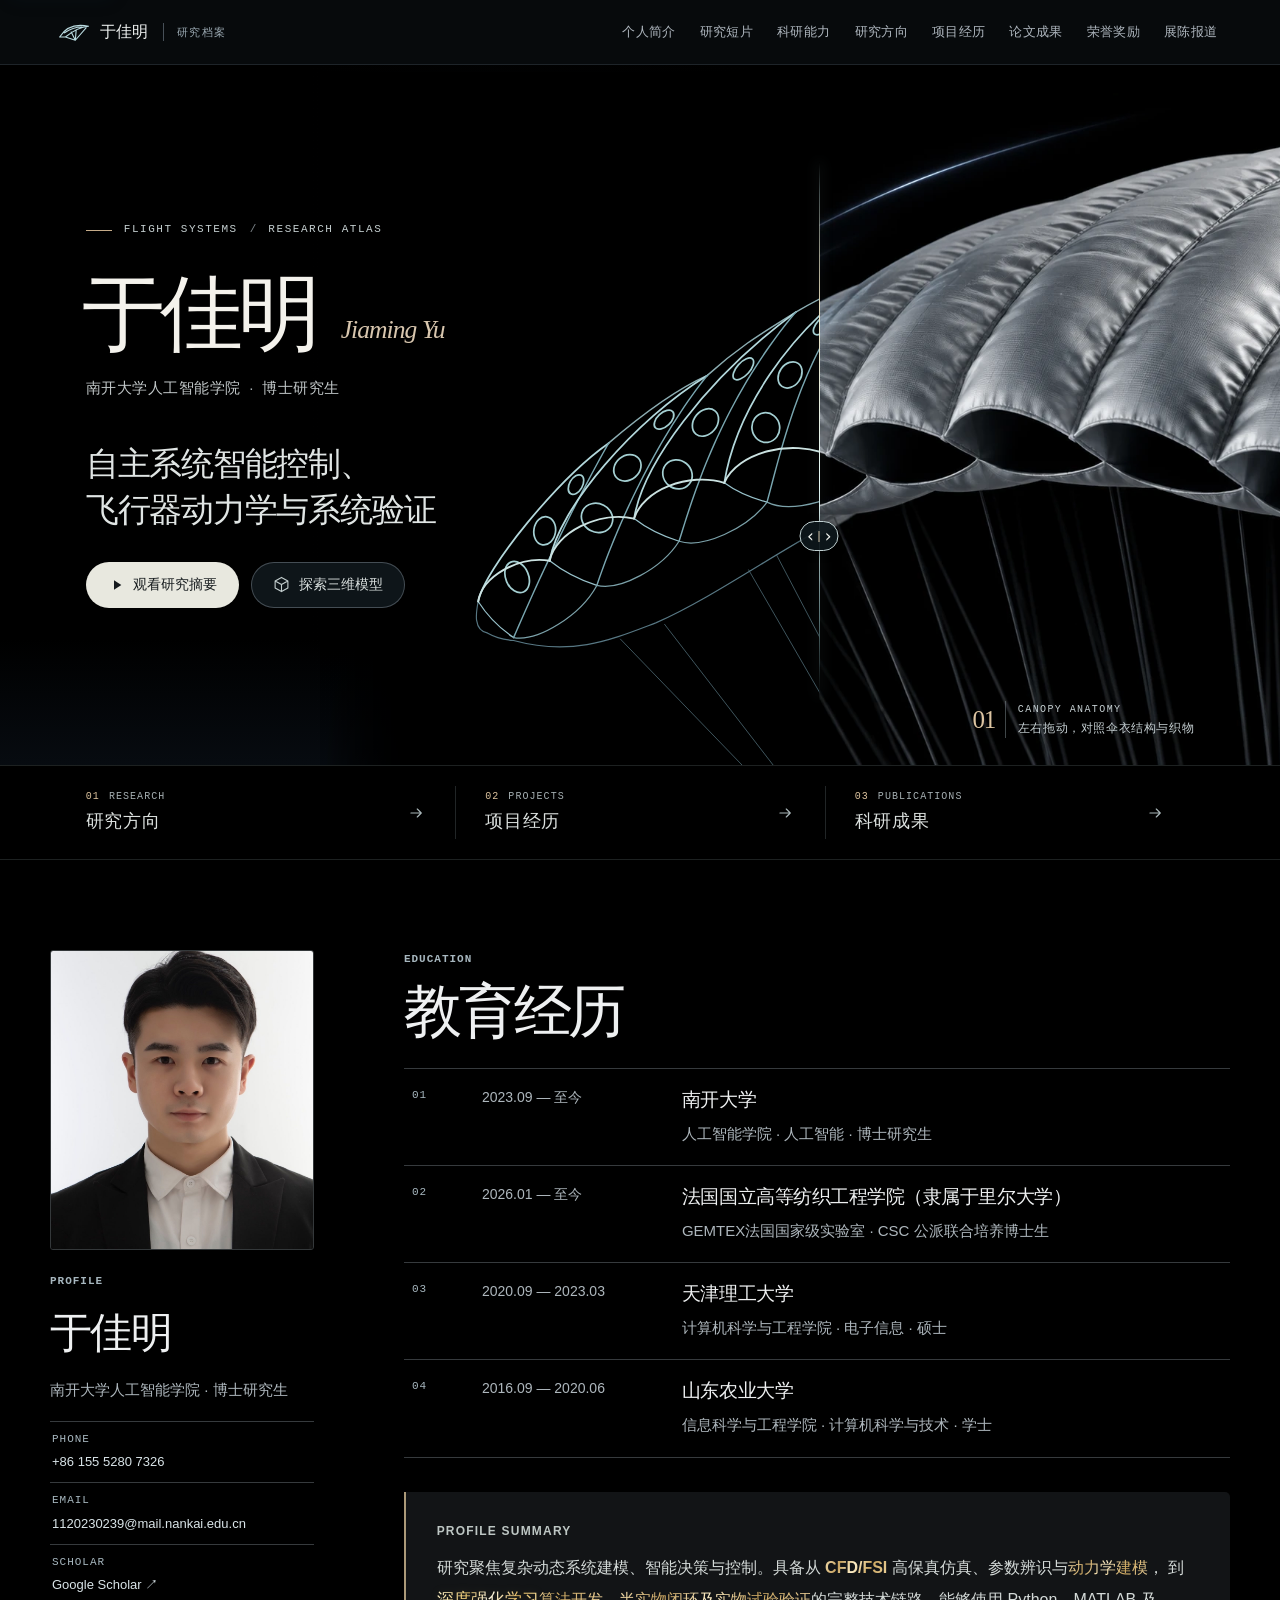
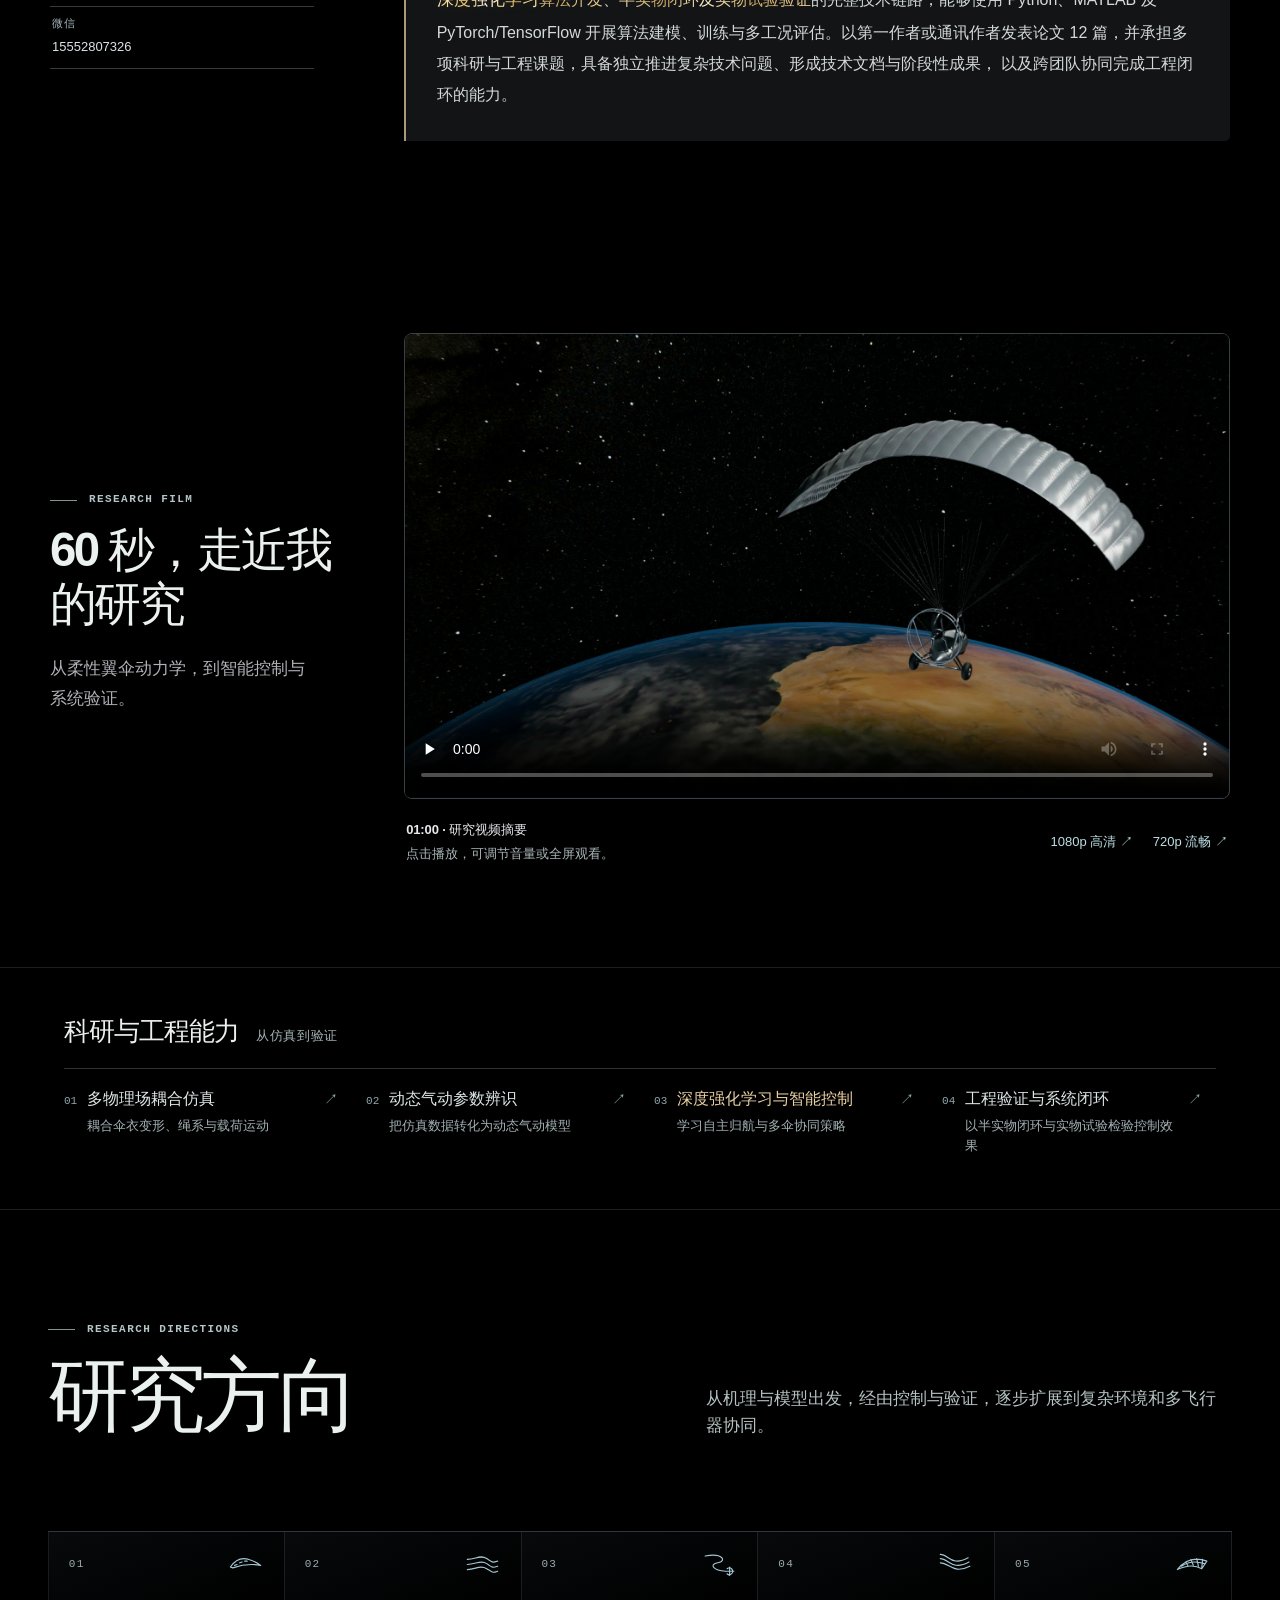
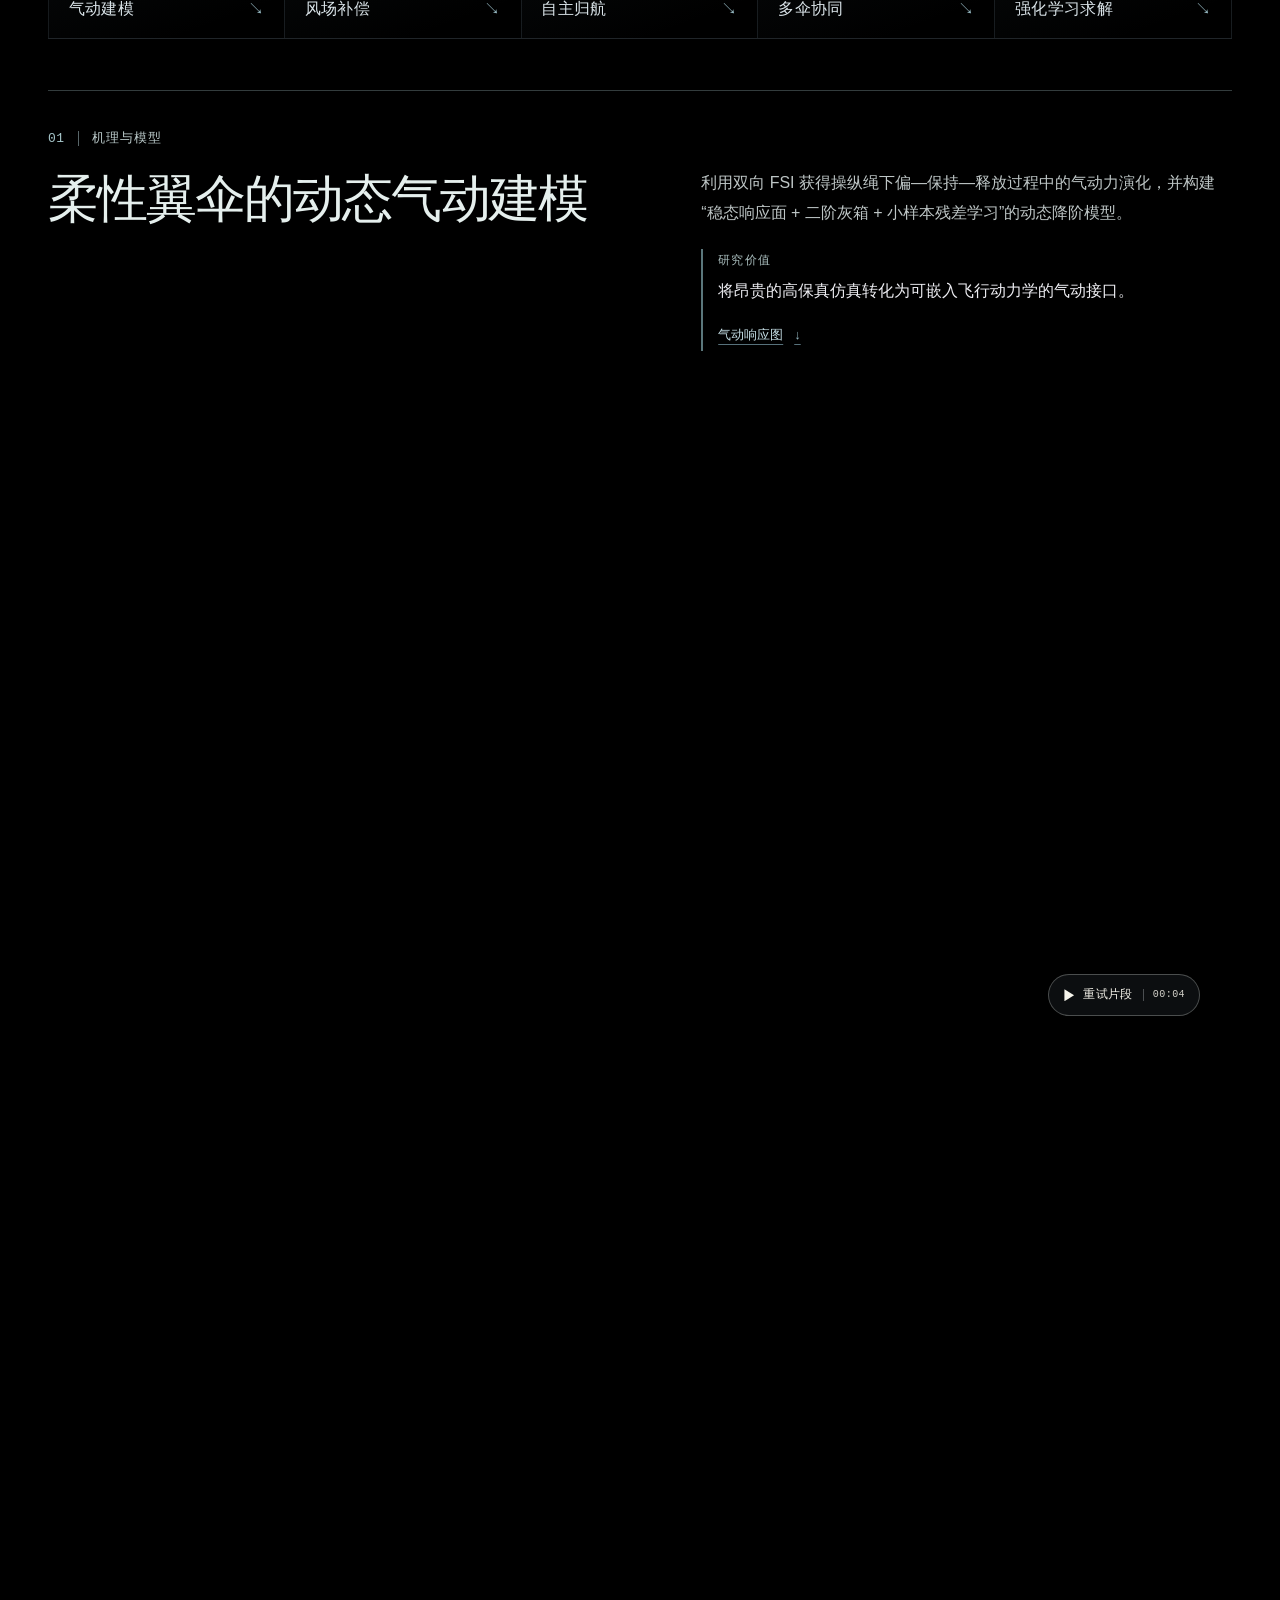
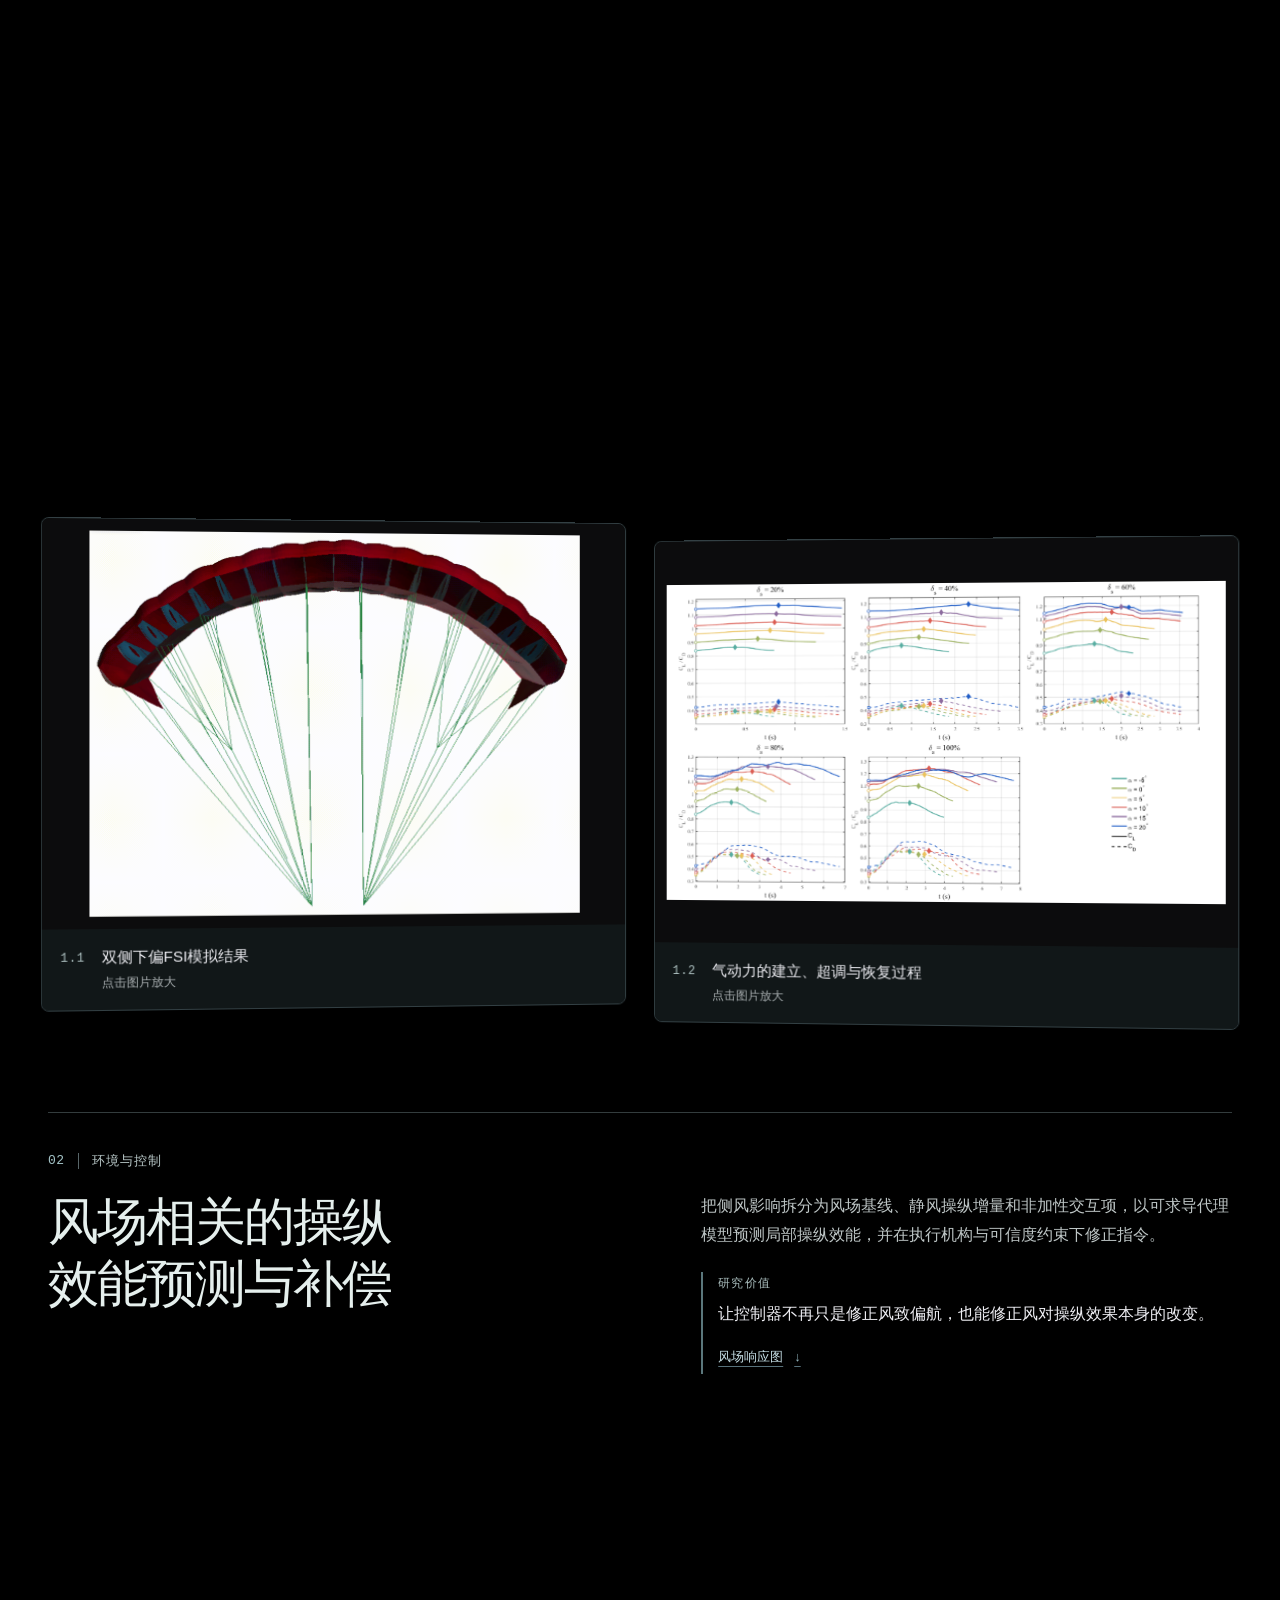
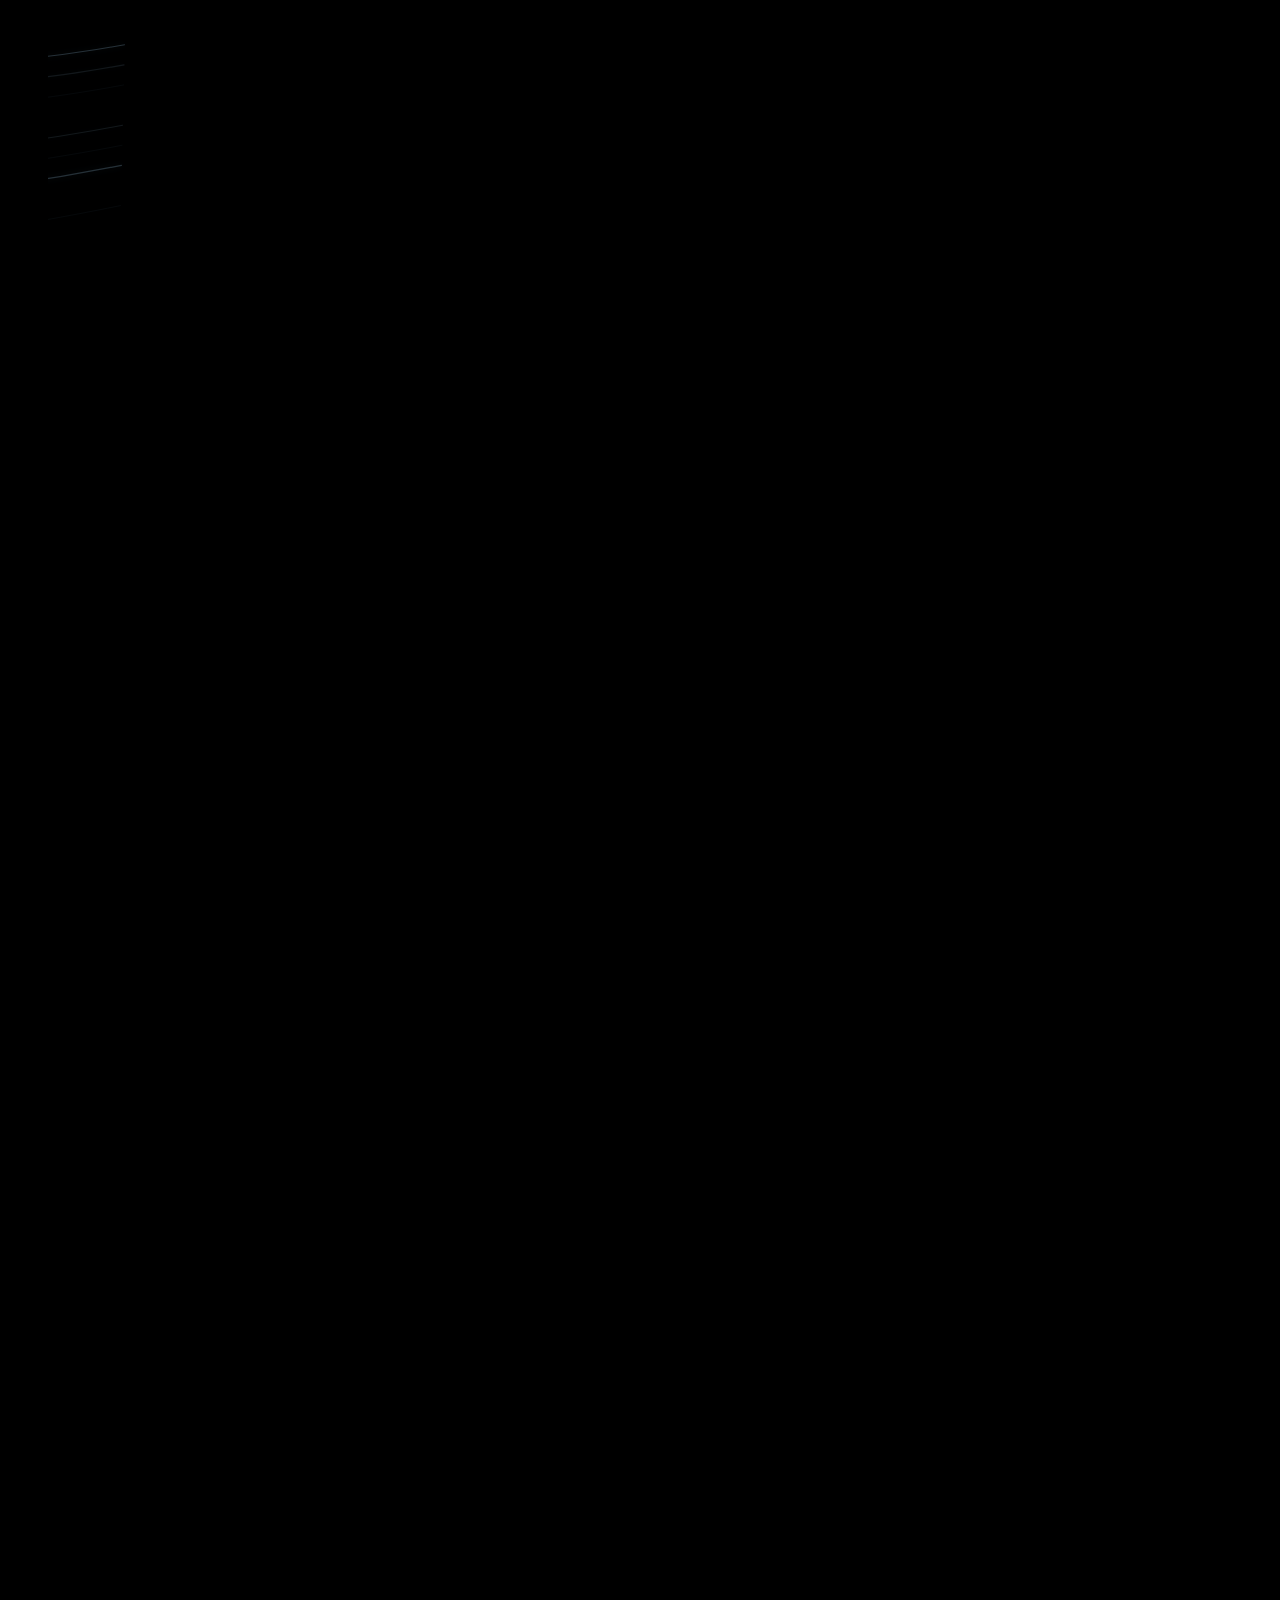
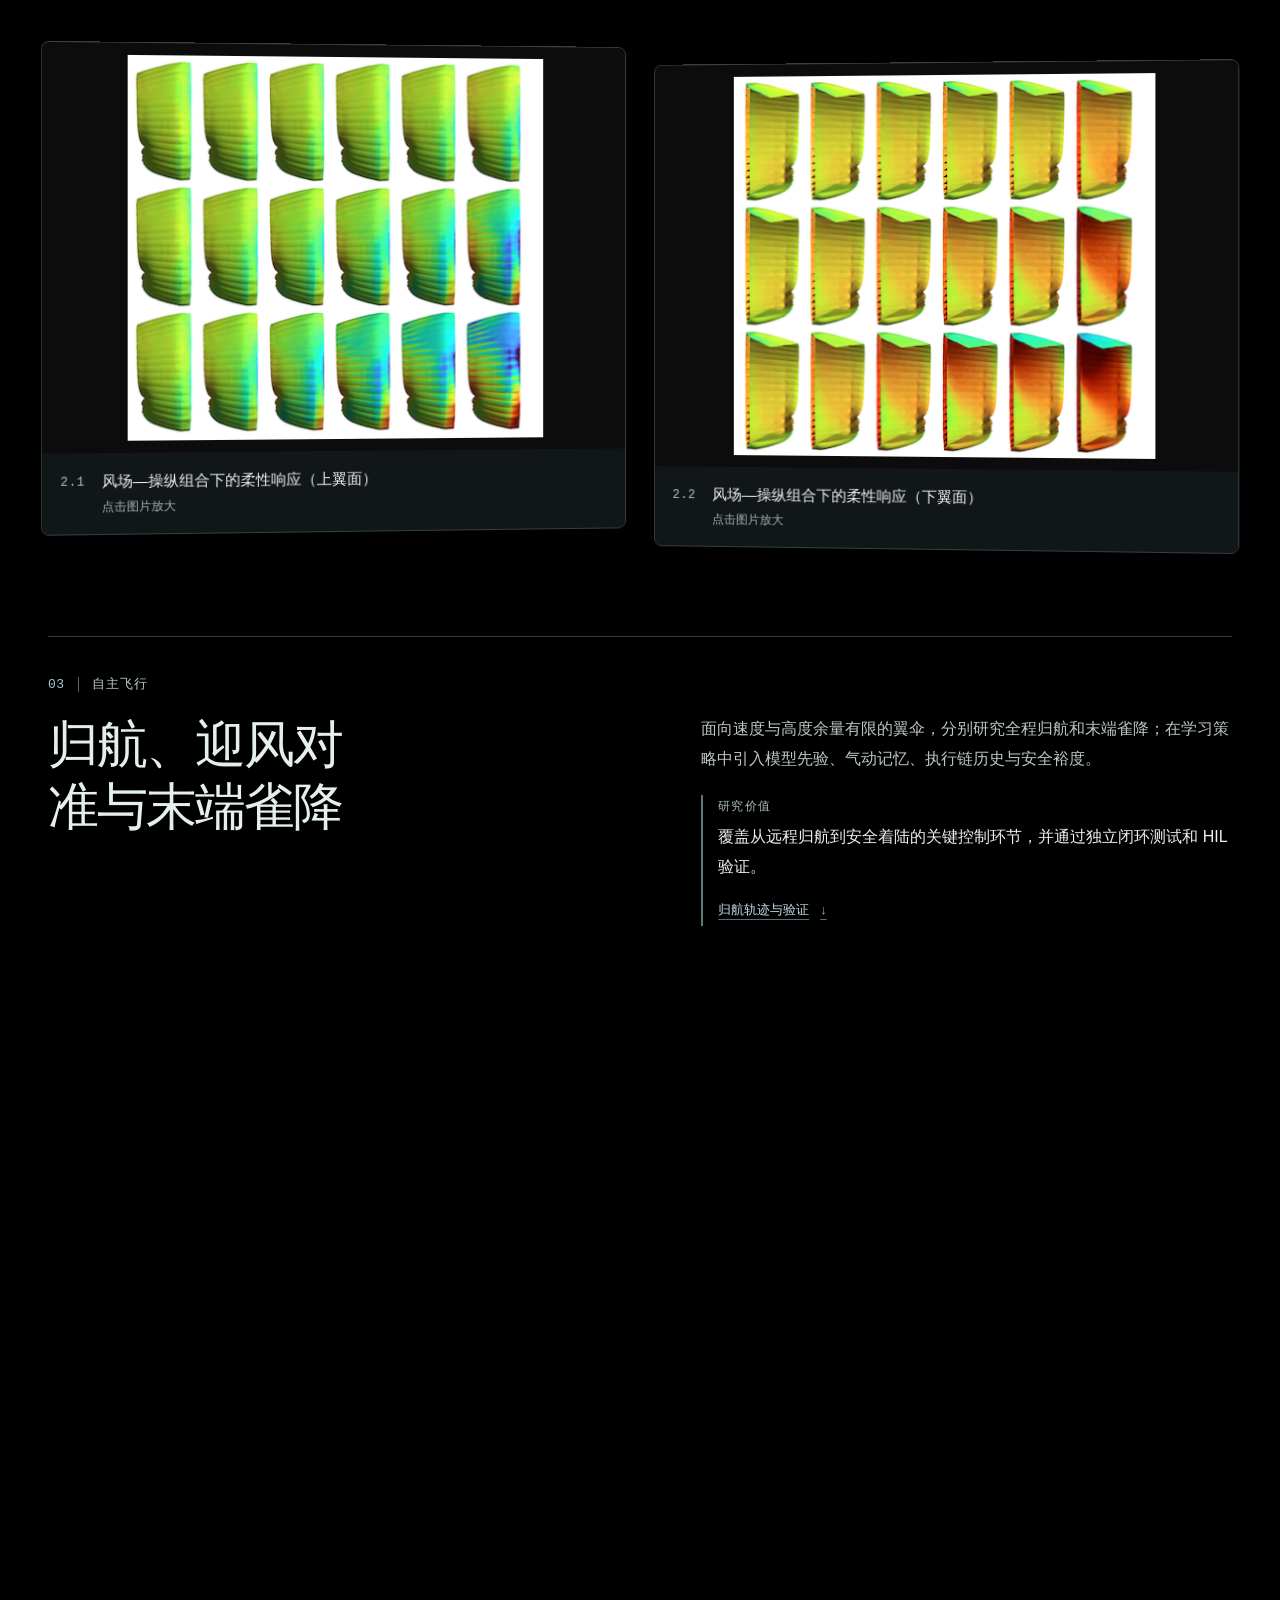
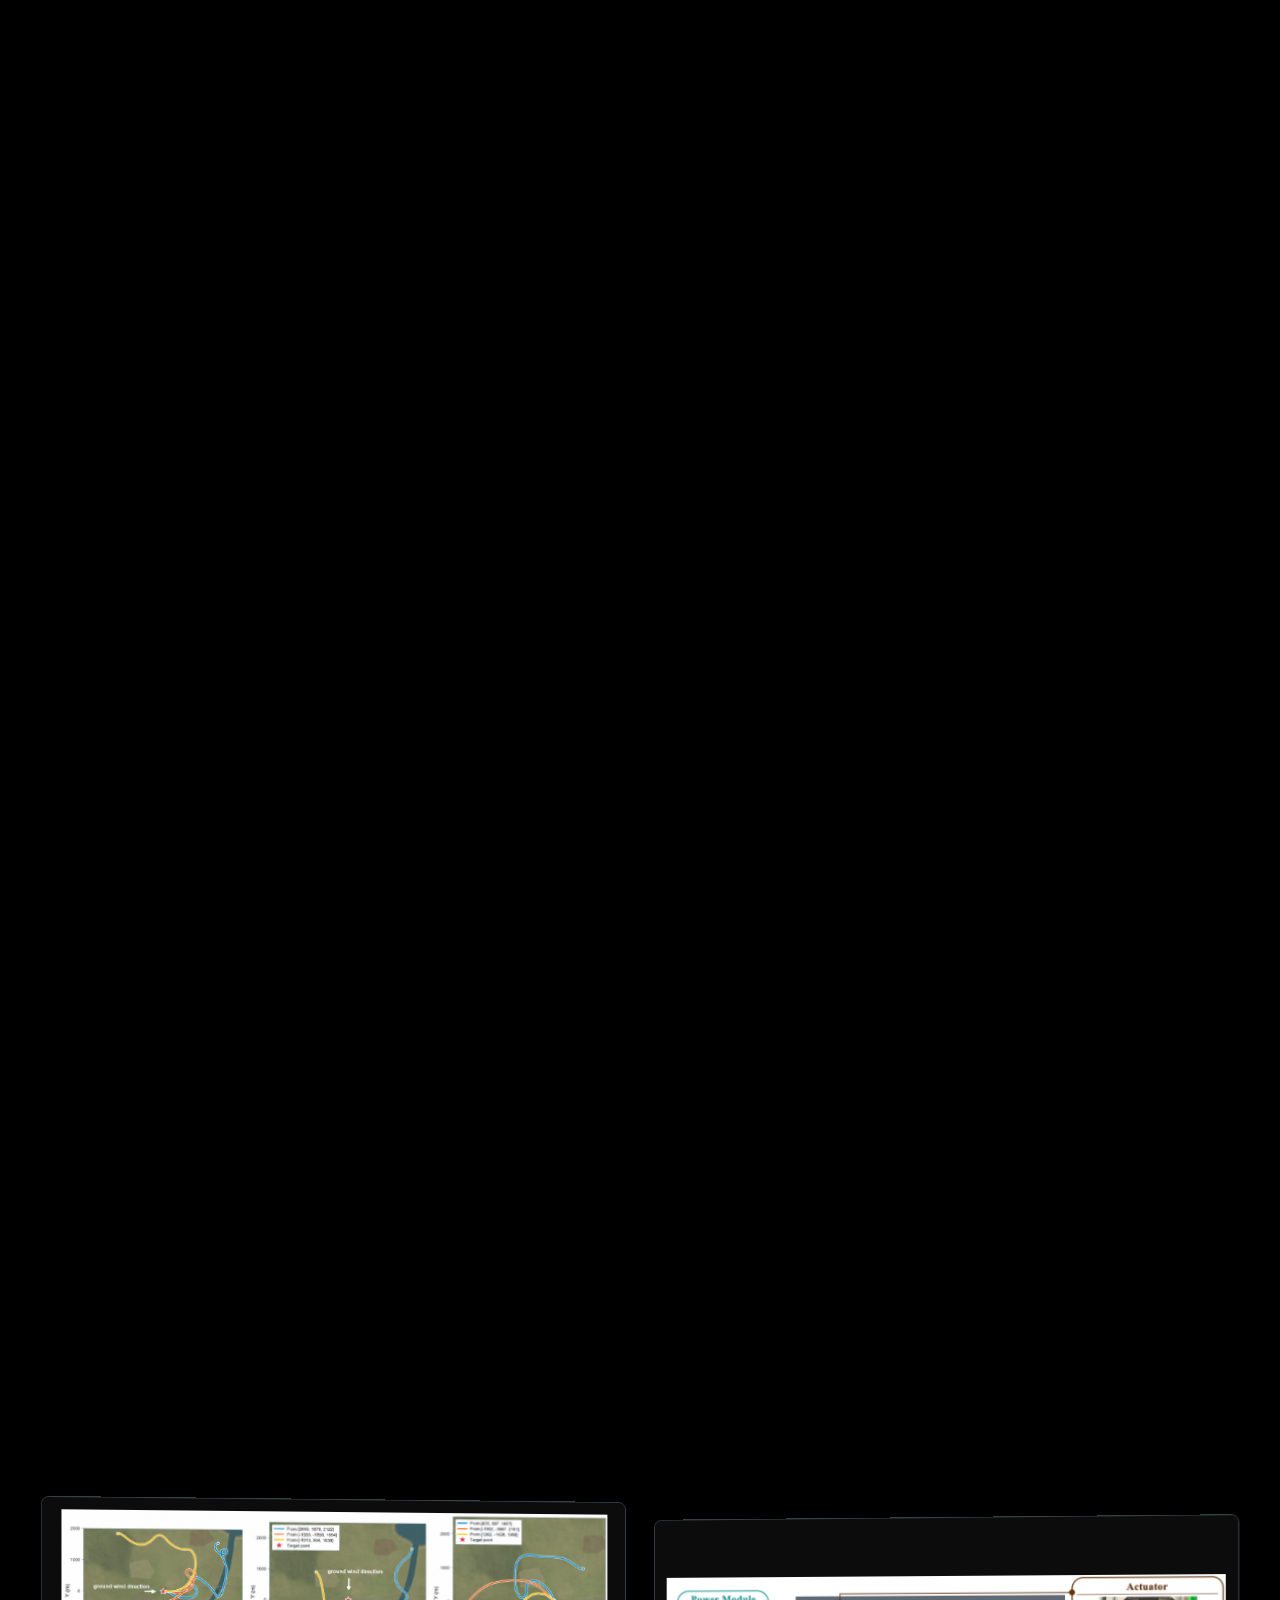
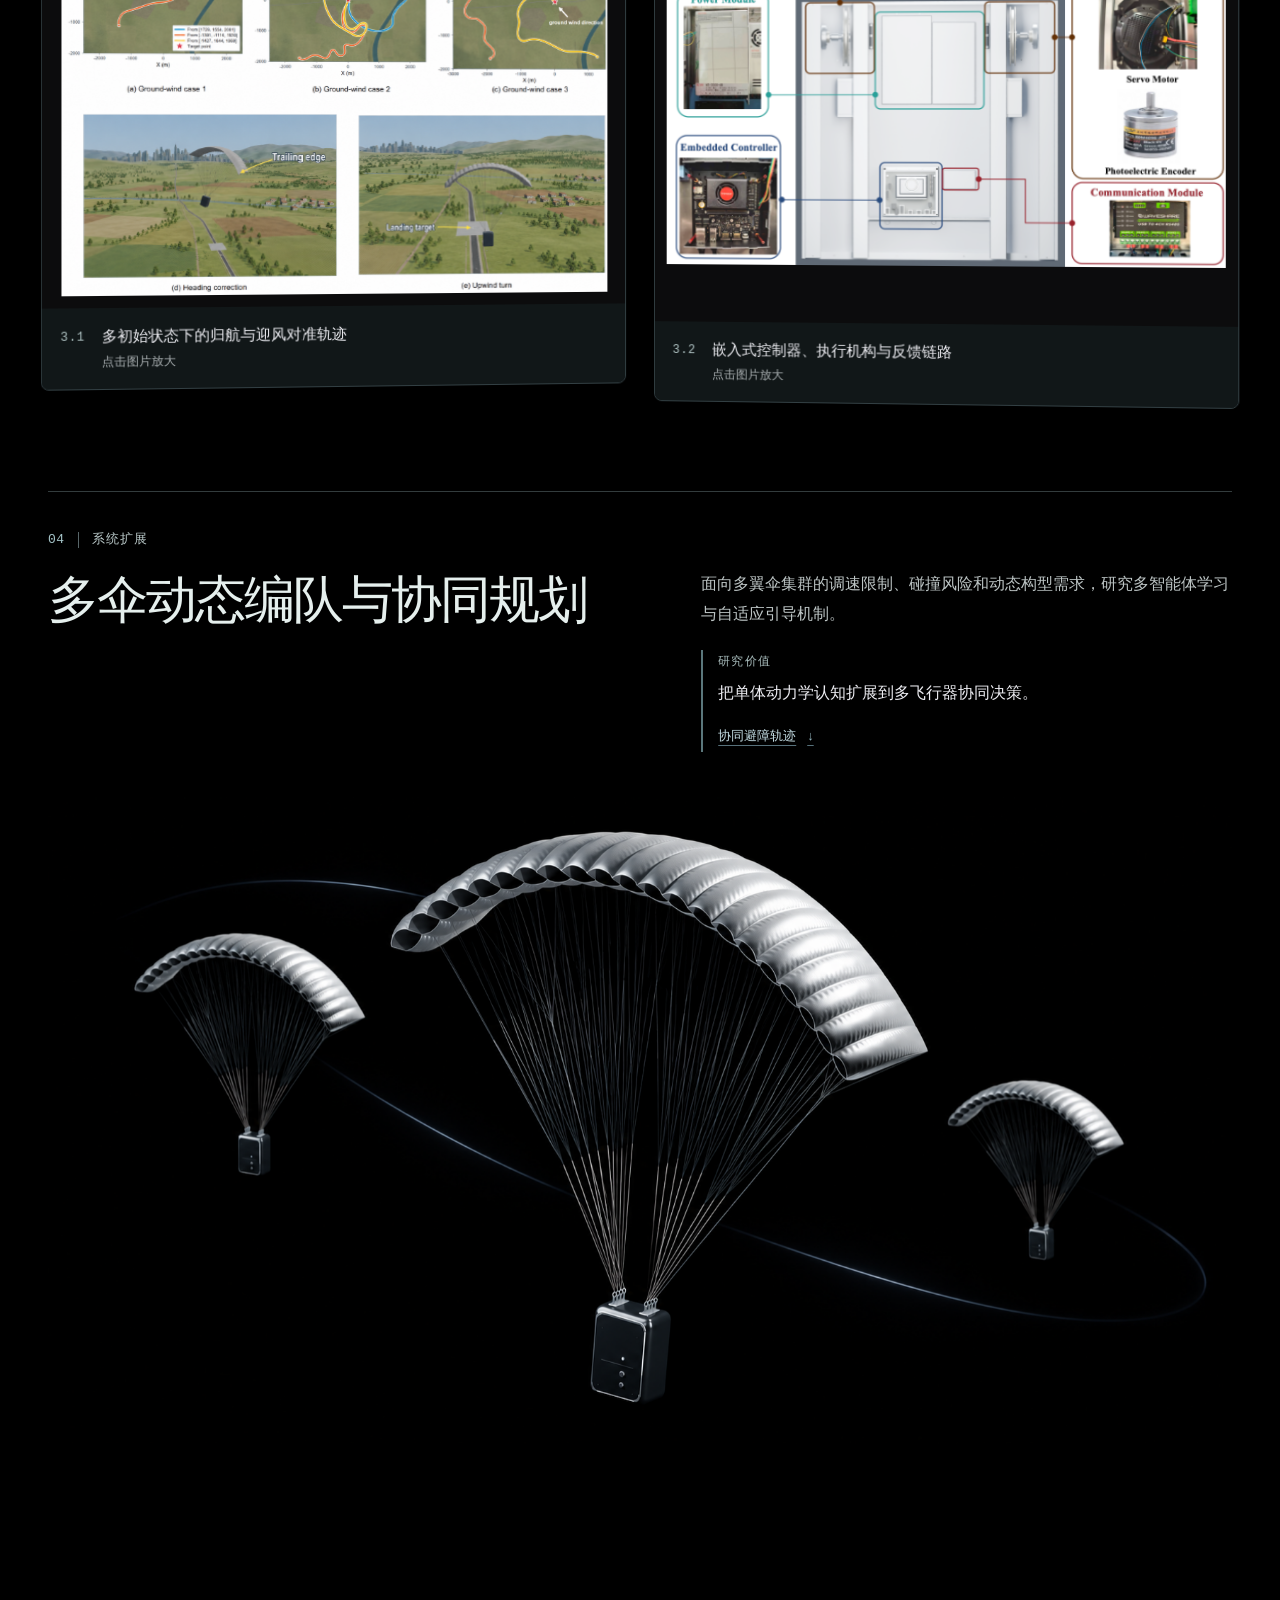
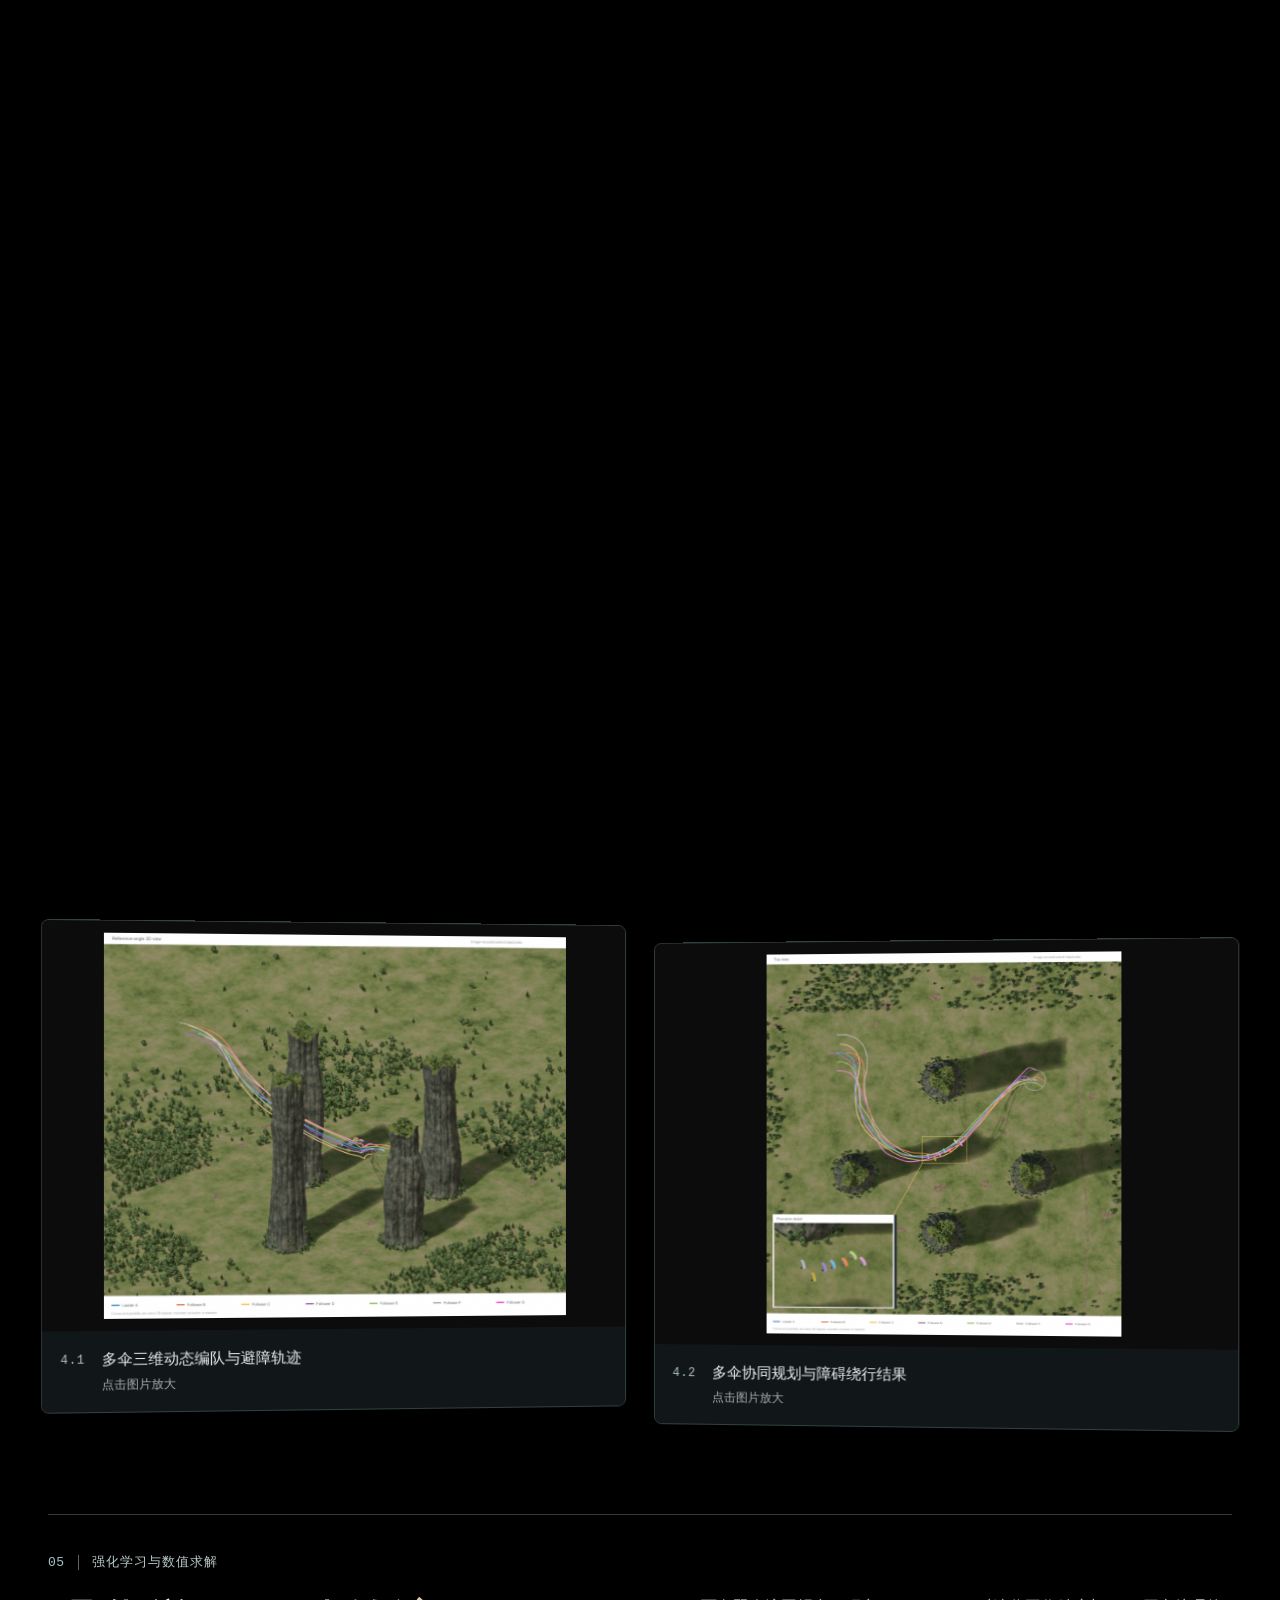
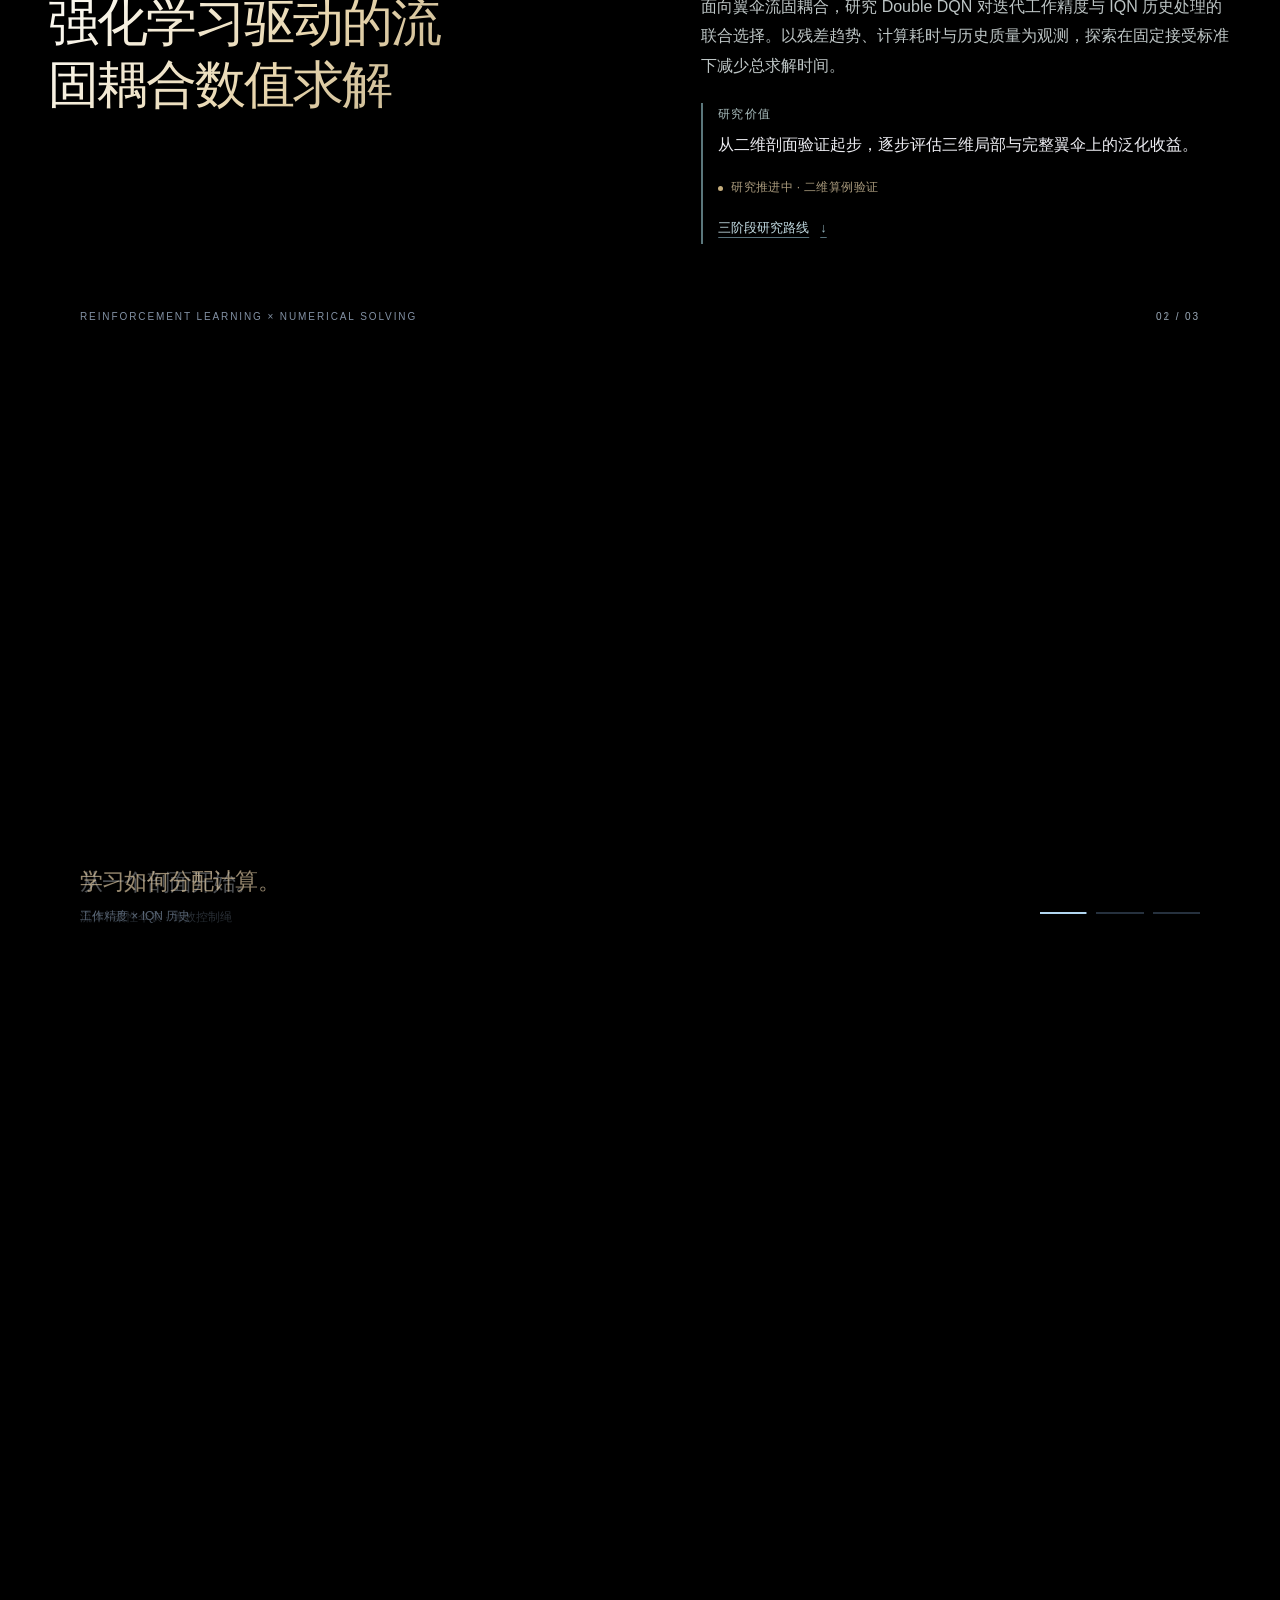
<file: index.html>
<!DOCTYPE html><html lang="zh-CN"><head><meta charSet="utf-8"/><meta name="viewport" content="width=device-width, initial-scale=1"/><link rel="stylesheet" href="/_next/static/css/index.BtVHpjn0.css" data-rsc-css-href="/_next/static/css/index.BtVHpjn0.css" data-precedence="vite-rsc/importer-resources"/><link rel="modulepreload" fetchPriority="low" href="/_next/static/chunks/index-DNTe-vWC.js"/><script src="/_next/static/chunks/rolldown-runtime-C60lm6uB.js" type="module" async=""></script><script src="/_next/static/chunks/framework-BgSIrAUN.js" type="module" async=""></script><link rel="modulepreload" href="/_next/static/chunks/layout-segment-context-DseZc95c.js" crossorigin=""/><link rel="modulepreload" href="/_next/static/chunks/image-D5PmTTCa.js" crossorigin=""/><link rel="modulepreload" href="/_next/static/chunks/ImageLightbox-oY9JKhID.js" crossorigin=""/><title>于佳明｜飞行器动力学、智能控制与系统验证</title><meta name="description" content="于佳明的个人学术主页：翼伞与柔性飞行器动力学、FSI、智能控制、深度强化学习与系统验证。"/><link rel="shortcut icon" href="/favicon.svg"/><link rel="icon" href="/favicon.svg"/><script>Object.assign(((self[Symbol.for("vinext.navigationRuntime")]??={bootstrap:{routeManifest:null},functions:{}}).bootstrap.rsc??={rsc:[]}),{params:{},nav:{"pathname":"/","searchParams":[]}})</script><link rel="modulepreload" href="/_next/static/chunks/index-DNTe-vWC.js" />
<link rel="stylesheet" href="/media/research-summary.css" data-precedence="research-video" data-rsc-css-href="/media/research-summary.css"/><link rel="stylesheet" href="/media/apple-academic.css?v=63698e5882e3" data-precedence="apple-pro-0" data-rsc-css-href="/media/apple-academic.css?v=63698e5882e3"/><link rel="stylesheet" href="/media/apple-pro.css?v=9d0e987e98a1" data-precedence="apple-pro-1" data-rsc-css-href="/media/apple-pro.css?v=9d0e987e98a1"/><link rel="stylesheet" href="/media/apple-editorial.css?v=cff3c0ec613d" data-precedence="apple-pro-2" data-rsc-css-href="/media/apple-editorial.css?v=cff3c0ec613d"/><script type="module" src="/media/experience-controls.js?v=9f9e92f58736" async=""></script><link rel="stylesheet" href="/media/space-intro.css?v=c19e382f6b79" data-precedence="space-intro" data-rsc-css-href="/media/space-intro.css?v=c19e382f6b79"/><script src="/media/space-intro.js?v=d2dc92a6e7b4" async=""></script><link rel="stylesheet" href="/media/rl-solver-preview.css?v=20261030" data-precedence="rl-solver-preview" data-rsc-css-href="/media/rl-solver-preview.css?v=20261030"/><link rel="stylesheet" href="/media/atlas-hero.css?v=eea64e8c04" data-precedence="atlas-hero.css" data-rsc-css-href="/media/atlas-hero.css?v=eea64e8c04"/><link rel="stylesheet" href="/media/atlas-sections.css?v=1fc7d667c8" data-precedence="atlas-sections.css" data-rsc-css-href="/media/atlas-sections.css?v=1fc7d667c8"/><link rel="stylesheet" href="/media/atlas-shell.css?v=5d0f9a867d" data-precedence="atlas-shell.css" data-rsc-css-href="/media/atlas-shell.css?v=5d0f9a867d"/><script type="module" src="/media/atlas-shell.js?v=2d8170d5e1" async=""></script><link rel="stylesheet" href="/media/wing-study.css?v=a73e342422e0" data-precedence="wing-study.css" data-rsc-css-href="/media/wing-study.css?v=a73e342422e0"/><script type="module" src="/media/wing-study.js?v=c65ff6769dce" async=""></script><link rel="stylesheet" href="/media/pressure-study.css?v=3829a4782384" data-precedence="pressure-study.css" data-rsc-css-href="/media/pressure-study.css?v=3829a4782384"/><script type="module" src="/media/pressure-study.js?v=5f3b91c6d386" async=""></script><link rel="stylesheet" href="/media/fabric-flight.css?v=63a86fcd5988" data-precedence="fabric-flight.css" data-rsc-css-href="/media/fabric-flight.css?v=63a86fcd5988"/><script type="module" src="/media/fabric-flight.js?v=e20519f08f67" async=""></script></head><body><style id="space-intro-critical">/* Inline critical paint: parsed before any homepage content or remote asset. */
html,body{background:#02040a;overflow:hidden}
#top{visibility:hidden!important}
#space-intro-gate{display:grid!important;place-items:center;position:fixed;inset:0;z-index:22000;overflow:hidden;background:radial-gradient(ellipse at 50% 40%,#101b2b 0,#050912 46%,#02040a 80%);color:#d9e5f4;font-family:-apple-system,BlinkMacSystemFont,"PingFang SC",sans-serif}
#space-intro-gate .space-boot-message{text-align:center;font-size:14px;letter-spacing:.16em;line-height:1.8}
#space-intro-gate .space-boot-message::before{content:'正在准备星际旅程'}
#space-intro-gate .space-boot-message::after{content:'';display:block;width:64px;height:1px;margin:20px auto 0;background:linear-gradient(90deg,transparent,#c6dbf5,transparent)}
#space-intro-boot-skip{position:absolute;top:max(26px,env(safe-area-inset-top));right:max(30px,env(safe-area-inset-right));min-width:148px;min-height:56px;padding:14px 26px;border:1px solid #d6e2f86b;border-radius:999px;background:linear-gradient(135deg,#edf3ff,#aebcdc);color:#111827;font-family:inherit;font-size:17px;font-weight:600;letter-spacing:.06em;cursor:pointer;box-shadow:inset 0 1px 0 #fff,0 4px 28px #0005}
#space-intro-boot-skip::after{content:' ↗';font-size:19px;margin-left:9px;font-weight:400}
#space-intro-boot-skip:focus-visible{outline:3px solid #fff;outline-offset:5px}
@media(max-width:600px){#space-intro-boot-skip{top:max(18px,env(safe-area-inset-top));right:max(18px,env(safe-area-inset-right));min-width:136px;min-height:54px;padding:13px 21px;font-size:16px}.space-boot-message{font-size:13px}}
</style><script id="space-intro-bootstrap">/* Synchronous parser-time gate. Its CSSOM changes leave the hydrated DOM intact. */
(() => {
  const sheet = document.getElementById('space-intro-critical').sheet;
  const key = 'yj-personal-universe-v1';
  const query = new URLSearchParams(location.search);
  const force = query.get('intro') === 'replay' ||
    (['127.0.0.1','localhost','[::1]'].includes(location.hostname) && query.get('intro') === 'inspect');
  let seen = false;
  try { seen = sessionStorage.getItem(key) === '1'; } catch {}
  const navigation = performance.getEntriesByType('navigation')[0];
  const reduced = matchMedia('(prefers-reduced-motion: reduce)');
  const forced = matchMedia('(forced-colors: active)');
  const shouldPlay = !reduced.matches && !forced.matches && query.get('intro') !== 'skip' &&
    (force || (!location.hash && !seen && navigation?.type !== 'back_forward'));
  let watchdog;
  const gate = window.__spaceIntroBoot = {
    shouldPlay, cancelled:false, released:false, claimed:false, reason:'loading',
    release(reason='ready') {
      clearTimeout(watchdog);
      sheet.disabled = true;
      this.released = true;this.reason = reason;
    },
    claim() { this.claimed=true; clearTimeout(watchdog); },
    fail(reason='unavailable') {
      if(this.cancelled || !this.shouldPlay)return;
      this.reason=reason;this.released=false;
      sheet.disabled=false;
      sheet.insertRule('#space-intro-gate .space-boot-message::before{content:"动画准备未完成，可跳过直接进入"}',sheet.cssRules.length);
    },
    cancel() {
      this.cancelled=true;
      try {sessionStorage.setItem(key,'1');}catch{}
      this.release('skipped');
      document.dispatchEvent(new Event('space-intro-boot-skip'));
    }
  };
  if(!shouldPlay)gate.release('bypass');
  else watchdog=setTimeout(()=>gate.fail('slow-loading'),12000);
  document.addEventListener('click',event=>{
    if(event.target.closest?.('#space-intro-boot-skip')){event.preventDefault();gate.cancel();}
  });
  document.addEventListener('keydown',event=>{
    if(event.key==='Escape'&&!gate.released){event.preventDefault();gate.cancel();}
  });
  const preference=()=>{if(reduced.matches||forced.matches)gate.cancel();};
  reduced.addEventListener('change',preference);forced.addEventListener('change',preference);
  addEventListener('pagehide',()=>gate.release('navigation'),{once:true});
})();
</script><div id="space-intro-gate" style="display:none" class="space-intro-gate"><div class="space-boot-message" role="status" aria-label="正在准备星际旅程"></div><button id="space-intro-boot-skip" type="button">跳过动画</button></div><noscript><style>#space-intro-critical{} html,body{overflow:visible!important} #top{visibility:visible!important} #space-intro-gate{display:none!important}</style></noscript><main id="top"><a class="skip-link" href="#main-content">跳到主要内容</a><header class="site-header atlas-header"><a class="wordmark atlas-brand" href="#top" aria-label="于佳明，返回首页"><svg viewBox="0 0 40 32" fill="none" stroke="currentColor" stroke-width="1.35" stroke-linecap="round" stroke-linejoin="round" aria-hidden="true" focusable="false"><path d="M2 22Q13 4 37 9Q24 10 9 22L2 22ZM8 17Q18 10 29 10M9 22l12 4 13-15M16 16l5 10M22 14l-1 12"></path></svg><span>于佳明</span><span class="atlas-brand-note">研究档案</span></a><button type="button" class="atlas-nav-toggle" aria-expanded="false" aria-controls="atlas-primary-links"><span>目录</span><i aria-hidden="true"></i></button><nav id="atlas-primary-links" aria-label="主要导航"><a href="#main-content">个人简介</a><a href="#research-summary">研究短片</a><a href="#capabilities">科研能力</a><a href="#research">研究方向</a><a href="#experience">项目经历</a><a href="#publications">论文成果</a><a href="#honors">荣誉奖励</a><a href="#recognition">展陈报道</a></nav></header><section id="pro-intro" class="pro-intro atlas-hero" aria-labelledby="atlas-name"><div class="atlas-hero-plate"><div class="atlas-cover-art wing-study-surface"><img src="/media/atlas-canopy.webp" alt="" width="1672" height="941" decoding="async" fetchpriority="high"/><img class="wing-study-lines" src="/media/canopy-ribs-cb9ee877e4.svg" alt="" width="1672" height="941" decoding="async"/><div class="wing-study-instrument" aria-hidden="true"><span class="wing-study-rule"></span><span class="wing-study-grip">‹<i></i>›</span></div><input id="wing-study-split" type="range" min="0" max="100" step="1" value="52" aria-label="拖动切面，对照伞衣结构线描与织物外观" aria-describedby="wing-study-hint"/></div><div class="atlas-hero-inner"><div class="atlas-hero-copy"><p class="atlas-overline" lang="en"><span aria-hidden="true"></span>FLIGHT SYSTEMS<i aria-hidden="true">/</i>RESEARCH ATLAS</p><div class="atlas-identity"><h1 id="atlas-name">于佳明</h1><span class="atlas-signature" lang="en">Jiaming Yu</span></div><p class="atlas-affiliation">南开大学人工智能学院<span aria-hidden="true">·</span>博士研究生</p><h2 class="atlas-theme"><span>自主系统智能控制、</span><span>飞行器动力学与系统验证</span></h2><div class="atlas-cover-actions"><a class="atlas-cover-film" href="#research-summary"><svg class="" viewBox="0 0 24 24" width="20" height="20" fill="none" stroke="currentColor" stroke-width="1.55" stroke-linecap="round" stroke-linejoin="round" aria-hidden="true" focusable="false"><path d="m9 5 11 7-11 7z" fill="currentColor" stroke="none"></path></svg>观看研究摘要</a><button class="atlas-cover-model" type="button" data-atlas-model-open="" aria-haspopup="dialog" aria-controls="atlas-model-dialog"><svg class="" viewBox="0 0 24 24" width="20" height="20" fill="none" stroke="currentColor" stroke-width="1.55" stroke-linecap="round" stroke-linejoin="round" aria-hidden="true" focusable="false"><path d="m12 2 9 5v10l-9 5-9-5V7l9-5Zm-9 5 9 5 9-5m-9 5v10"></path></svg>探索三维模型</button></div></div><div class="atlas-plate-legend wing-study-legend"><span class="atlas-legend-mark" aria-hidden="true">01</span><div><span lang="en">CANOPY ANATOMY</span><span id="wing-study-hint">左右拖动，对照伞衣结构与织物</span></div></div></div></div><nav class="atlas-hero-index" aria-label="主页精选章节"><div class="atlas-index-inner"><a class="atlas-route" href="#research"><span class="atlas-route-meta" aria-hidden="true"><b>01</b>RESEARCH</span><span class="atlas-route-label">研究方向</span><svg class="atlas-route-arrow" viewBox="0 0 24 24" width="20" height="20" fill="none" stroke="currentColor" stroke-width="1.55" stroke-linecap="round" stroke-linejoin="round" aria-hidden="true" focusable="false"><path d="M5 12h13m-5-5 5 5-5 5"></path></svg></a><a class="atlas-route" href="#experience"><span class="atlas-route-meta" aria-hidden="true"><b>02</b>PROJECTS</span><span class="atlas-route-label">项目经历</span><svg class="atlas-route-arrow" viewBox="0 0 24 24" width="20" height="20" fill="none" stroke="currentColor" stroke-width="1.55" stroke-linecap="round" stroke-linejoin="round" aria-hidden="true" focusable="false"><path d="M5 12h13m-5-5 5 5-5 5"></path></svg></a><a class="atlas-route" href="#publications"><span class="atlas-route-meta" aria-hidden="true"><b>03</b>PUBLICATIONS</span><span class="atlas-route-label">科研成果</span><svg class="atlas-route-arrow" viewBox="0 0 24 24" width="20" height="20" fill="none" stroke="currentColor" stroke-width="1.55" stroke-linecap="round" stroke-linejoin="round" aria-hidden="true" focusable="false"><path d="M5 12h13m-5-5 5 5-5 5"></path></svg></a></div></nav><dialog id="atlas-model-dialog" class="atlas-model-dialog" aria-labelledby="atlas-model-title"><div class="atlas-dialog-head"><div><span lang="en">MODEL VIEWER</span><h2 id="atlas-model-title">翼伞三维观察</h2></div><button type="button" data-atlas-model-close="" aria-label="关闭三维观察"><svg class="" viewBox="0 0 24 24" width="20" height="20" fill="none" stroke="currentColor" stroke-width="1.55" stroke-linecap="round" stroke-linejoin="round" aria-hidden="true" focusable="false"><path d="m6 6 12 12M18 6 6 18"></path></svg></button></div><iframe id="parafoil-stage-frame" data-src="/media/parafoil-stage.html" title="钛银翼伞三维外观展示" referrerpolicy="same-origin"></iframe></dialog></section><section class="hero shell" id="main-content"><aside class="profile-card"><div class="portrait-wrap"><img src="/profile.jpg" alt="于佳明证件照" width="1000" height="1500" loading="eager" fetchPriority="high" decoding="async" class="portrait" data-nimg="1"/></div><p class="eyebrow">PROFILE</p><h2 class="atlas-profile-name">于佳明</h2><p class="role">南开大学人工智能学院 · 博士研究生</p><div class="contact-list" aria-label="联系方式"><a href="tel:+8615552807326"><span>PHONE</span><strong>+86 155 5280 7326</strong></a><a href="mailto:1120230239@mail.nankai.edu.cn"><span>EMAIL</span><strong>1120230239@mail.nankai.edu.cn</strong></a><a href="https://scholar.google.com.hk/citations?hl=zh-CN&amp;user=RcOmbnUAAAAJ&amp;view_op=list_works" target="_blank" rel="noreferrer"><span>SCHOLAR</span><strong>Google Scholar ↗</strong></a><div class="contact-item" aria-label="微信：15552807326"><span>微信</span><strong>15552807326</strong></div></div></aside><div class="hero-education"><div class="hero-education-heading"><div><p class="kicker">EDUCATION</p><h2>教育经历</h2></div></div><div class="hero-education-list"><article class="hero-education-item"><span class="education-index">01</span><time>2023.09 — 至今</time><div><h3>南开大学</h3><p>人工智能学院 · 人工智能 · 博士研究生</p></div></article><article class="hero-education-item"><span class="education-index">02</span><time>2026.01 — 至今</time><div><h3>法国国立高等纺织工程学院（隶属于里尔大学）</h3><p>GEMTEX法国国家级实验室 · CSC 公派联合培养博士生</p></div></article><article class="hero-education-item"><span class="education-index">03</span><time>2020.09 — 2023.03</time><div><h3>天津理工大学</h3><p>计算机科学与工程学院 · 电子信息 · 硕士</p></div></article><article class="hero-education-item"><span class="education-index">04</span><time>2016.09 — 2020.06</time><div><h3>山东农业大学</h3><p>信息科学与工程学院 · 计算机科学与技术 · 学士</p></div></article></div><div class="hero-summary"><p class="section-label">PROFILE SUMMARY</p><p>研究聚焦复杂动态系统建模、智能决策与控制。具备从 <span class="summary-metal">CFD/FSI</span> 高保真仿真、参数辨识与<span class="summary-metal">动力学建模</span>， 到<span class="summary-metal"><strong class="summary-metal-focus">深度强化学习</strong>算法开发</span>、<span class="summary-metal">半实物闭环及实物试验验证</span>的完整技术链路，能够使用 Python、MATLAB 及 PyTorch/TensorFlow 开展算法建模、训练与多工况评估。以第一作者或通讯作者发表论文 12 篇，并承担多项科研与工程课题，具备独立推进复杂技术问题、形成技术文档与阶段性成果， 以及跨团队协同完成工程闭环的能力。</p></div></div></section><section class="section shell research-film-section" id="research-summary" aria-labelledby="research-summary-heading"><div class="section-heading"><div><p class="section-label">RESEARCH FILM</p><h2 id="research-summary-heading">60 秒，走近我的研究</h2></div><p>从柔性翼伞动力学，到智能控制与系统验证。</p></div><figure class="research-film"><div class="research-film-player"><video id="research-summary-video" controls="" playsinline="" preload="none" width="1920" height="1080" poster="/media/research-summary-poster.jpg" aria-label="于佳明研究视频摘要，60秒" aria-describedby="research-film-help"><source src="/media/research-summary-720p.mp4" type="video/mp4" media="(max-width: 767px)"/><source src="/media/research-summary-1080p.mp4" type="video/mp4"/>您的浏览器不支持内嵌视频，请使用下方链接打开视频。</video></div><figcaption class="research-film-caption"><div><span class="research-film-duration">01:00 · 研究视频摘要</span><p id="research-film-help">点击播放，可调节音量或全屏观看。</p></div><div class="research-film-links" aria-label="直接打开视频"><a href="/media/research-summary-1080p.mp4" target="_blank" rel="noopener noreferrer">1080p 高清 ↗</a><a href="/media/research-summary-720p.mp4" target="_blank" rel="noopener noreferrer">720p 流畅 ↗</a></div></figcaption></figure></section><section class="section atlas-capabilities" id="capabilities" aria-labelledby="atlas-cap-title"><div class="atlas-cap-inner"><div class="atlas-cap-heading"><h2 id="atlas-cap-title">科研与工程能力</h2><p>从仿真到验证</p></div><ol class="atlas-cap-route"><li><a href="#research-aero-evidence"><span class="atlas-cap-no" aria-hidden="true">01</span><span class="atlas-cap-text"><strong>多物理场耦合仿真</strong><small>耦合伞衣变形、绳系与载荷运动</small></span><i aria-hidden="true">↗</i></a></li><li><a href="#atlas-force-response"><span class="atlas-cap-no" aria-hidden="true">02</span><span class="atlas-cap-text"><strong>动态气动参数辨识</strong><small>把仿真数据转化为动态气动模型</small></span><i aria-hidden="true">↗</i></a></li><li><a href="#research-landing"><span class="atlas-cap-no" aria-hidden="true">03</span><span class="atlas-cap-text"><strong>深度强化学习与智能控制</strong><small>学习自主归航与多伞协同策略</small></span><i aria-hidden="true">↗</i></a></li><li><a href="#atlas-hil-chain"><span class="atlas-cap-no" aria-hidden="true">04</span><span class="atlas-cap-text"><strong>工程验证与系统闭环</strong><small>以半实物闭环与实物试验检验控制效果</small></span><i aria-hidden="true">↗</i></a></li></ol></div></section><section class="section section-tint" id="research"><div class="shell"><div class="section-heading"><div><p class="section-label">RESEARCH DIRECTIONS</p><h2>研究方向</h2></div><p>从机理与模型出发，经由控制与验证，逐步扩展到复杂环境和多飞行器协同。</p><nav class="atlas-research-index" aria-label="研究方向章节目录"><a href="#research-aero"><span class="atlas-ch-meta"><span>01</span><svg viewBox="0 0 40 32" fill="none" stroke="currentColor" stroke-width="1.35" stroke-linecap="round" stroke-linejoin="round" aria-hidden="true" focusable="false"><path d="M2 19 Q11 6 24 10 Q31 12 38 17 Q22 14 5 20 Z M7 17 L10 16 M13 14 L16 13 M19 12 L22 12"></path></svg></span><span class="atlas-ch-label">气动建模<i aria-hidden="true">↘</i></span></a><a href="#research-wind"><span class="atlas-ch-meta"><span>02</span><svg viewBox="0 0 40 32" fill="none" stroke="currentColor" stroke-width="1.35" stroke-linecap="round" stroke-linejoin="round" aria-hidden="true" focusable="false"><path d="M2 10C12 10 17 4 25 9S32 14 38 12M2 16C12 16 18 10 25 15S32 20 38 18M2 22C12 22 17 16 25 21S32 26 38 24"></path></svg></span><span class="atlas-ch-label">风场补偿<i aria-hidden="true">↘</i></span></a><a href="#research-landing"><span class="atlas-ch-meta"><span>03</span><svg viewBox="0 0 40 32" fill="none" stroke="currentColor" stroke-width="1.35" stroke-linecap="round" stroke-linejoin="round" aria-hidden="true" focusable="false"><path d="M3 6C24 2 29 12 18 14S13 23 27 24M32 19v10m-5-5h10M29 21a4 4 0 1 1-.1 6"></path></svg></span><span class="atlas-ch-label">自主归航<i aria-hidden="true">↘</i></span></a><a href="#research-formation"><span class="atlas-ch-meta"><span>04</span><svg viewBox="0 0 40 32" fill="none" stroke="currentColor" stroke-width="1.35" stroke-linecap="round" stroke-linejoin="round" aria-hidden="true" focusable="false"><path d="M2 9C12 9 16 24 36 13M2 14C13 14 17 28 37 18M2 4C12 4 15 19 35 8"></path></svg></span><span class="atlas-ch-label">多伞协同<i aria-hidden="true">↘</i></span></a><a href="#research-solver"><span class="atlas-ch-meta"><span>05</span><svg viewBox="0 0 40 32" fill="none" stroke="currentColor" stroke-width="1.35" stroke-linecap="round" stroke-linejoin="round" aria-hidden="true" focusable="false"><path d="M2 22Q16 4 37 12L31 21Q19 14 2 22ZM7 18Q19 10 34 15M12 13l3 5m3-8 3 7m4-8 2 9m5-8-1 10"></path></svg></span><span class="atlas-ch-label">强化学习求解<i aria-hidden="true">↘</i></span></a></nav></div><div class="direction-list"><article class="direction-card" id="research-aero"><div class="direction-copy"><div class="direction-meta"><span>0<!-- -->1</span><strong>机理与模型</strong></div><h3>柔性翼伞的动态气动建模</h3><p>利用双向 FSI 获得操纵绳下偏—保持—释放过程中的气动力演化，并构建“稳态响应面 + 二阶灰箱 + 小样本残差学习”的动态降阶模型。</p><div class="direction-value"><span>研究价值</span>将昂贵的高保真仿真转化为可嵌入飞行动力学的气动接口。<a class="atlas-evidence-jump" href="#research-aero-evidence">气动响应图<i aria-hidden="true">↓</i></a></div></div><figure class="research-concept" data-research-motion="fabric" id="research-motion-fabric"><div class="research-motion-viewport"><img src="/media/concept-dynamics.png" alt="柔性伞衣与气动作用的概念视觉" width="1672" height="941" loading="lazy" decoding="async"/><iframe class="research-camera-frame" src="/media/research-camera.html?shot=fabric&amp;v=9980f2286f0e" title="随滚动从伞衣表面拉远的三维镜头" loading="lazy" tabIndex="-1" referrerpolicy="same-origin"></iframe><div class="fabric-flight-reel" aria-hidden="true"><div class="fabric-flight-aperture"><video id="fabric-flight-clip" width="1280" height="720" muted="" playsinline="" preload="none" data-poster="/media/fabric-flight-v11-e04ac70c.jpg" data-src="/media/fabric-flight-v11-e04ac70c.mp4"></video></div></div><button type="button" class="fabric-flight-control" hidden="" aria-controls="fabric-flight-clip" aria-label="播放 4 秒伞衣近景"><span class="fabric-flight-symbol" aria-hidden="true"></span><span class="fabric-flight-action">看伞衣近景</span><small aria-hidden="true">00:04</small></button></div></figure><div class="direction-gallery" id="research-aero-evidence"><figure><div class="direction-image-wrap"><button type="button" class="image-lightbox-trigger direction-image-link" aria-haspopup="dialog" aria-controls="_R_5hima_" aria-label="放大查看：双侧下偏FSI模拟结果"><img src="/research/dynamic-aero-canopy-motion.gif" alt="双侧下偏条件下的柔性翼伞 FSI 模拟结果" width="1920" height="1516" loading="lazy" decoding="async" data-nimg="1"/></button><dialog id="_R_5hima_" class="image-lightbox" aria-modal="true" aria-label="放大查看：双侧下偏FSI模拟结果"><div class="image-lightbox-panel"><div class="image-lightbox-toolbar"><p>双侧下偏FSI模拟结果</p><button type="button" class="image-lightbox-close" aria-label="关闭大图并返回原位置">关闭并返回 ×</button></div><div class="image-lightbox-viewport"></div><p class="image-lightbox-help">按 Esc、点击背景或点击“关闭并返回”即可回到原位置</p></div></dialog></div><figcaption><span>1<!-- -->.<!-- -->1</span><span class="direction-caption-text">双侧下偏FSI模拟结果<small>点击图片放大</small></span></figcaption></figure><figure id="atlas-force-response"><div class="direction-image-wrap"><button type="button" class="image-lightbox-trigger direction-image-link" aria-haspopup="dialog" aria-controls="_R_6hima_" aria-label="放大查看：气动力的建立、超调与恢复过程"><img src="/research/dynamic-aero-response.png" alt="多工况升阻力系数随时间的动态响应曲线" width="1500" height="865" loading="lazy" decoding="async" data-nimg="1"/></button><dialog id="_R_6hima_" class="image-lightbox" aria-modal="true" aria-label="放大查看：气动力的建立、超调与恢复过程"><div class="image-lightbox-panel"><div class="image-lightbox-toolbar"><p>气动力的建立、超调与恢复过程</p><button type="button" class="image-lightbox-close" aria-label="关闭大图并返回原位置">关闭并返回 ×</button></div><div class="image-lightbox-viewport"></div><p class="image-lightbox-help">按 Esc、点击背景或点击“关闭并返回”即可回到原位置</p></div></dialog></div><figcaption><span>1<!-- -->.<!-- -->2</span><span class="direction-caption-text">气动力的建立、超调与恢复过程<small>点击图片放大</small></span></figcaption></figure></div></article><article class="direction-card" id="research-wind"><div class="direction-copy"><div class="direction-meta"><span>0<!-- -->2</span><strong>环境与控制</strong></div><h3>风场相关的操纵效能预测与补偿</h3><p>把侧风影响拆分为风场基线、静风操纵增量和非加性交互项，以可求导代理模型预测局部操纵效能，并在执行机构与可信度约束下修正指令。</p><div class="direction-value"><span>研究价值</span>让控制器不再只是修正风致偏航，也能修正风对操纵效果本身的改变。<a class="atlas-evidence-jump" href="#research-wind-evidence">风场响应图<i aria-hidden="true">↓</i></a></div></div><figure class="research-concept" data-research-motion="wind" id="research-motion-wind"><div class="research-motion-viewport"><img src="/media/concept-wind.png" alt="侧风与翼伞操纵关系的概念视觉" width="1672" height="941" loading="lazy" decoding="async"/><svg class="research-wind-sweep" viewBox="0 0 1600 900" preserveAspectRatio="none" aria-hidden="true" focusable="false"><path pathLength="1" d="M -240 335 C 280 335, 445 150, 740 220 S 1150 600, 1840 475"></path><path pathLength="1" d="M -240 365 C 280 358, 445 180, 740 250 S 1150 620, 1840 502"></path><path pathLength="1" d="M -240 395 C 280 381, 445 210, 740 280 S 1150 640, 1840 529"></path><path pathLength="1" d="M -240 425 C 280 404, 445 240, 740 310 S 1150 660, 1840 556"></path><path pathLength="1" d="M -240 455 C 280 427, 445 270, 740 340 S 1150 680, 1840 583"></path><path pathLength="1" d="M -240 485 C 280 450, 445 300, 740 370 S 1150 700, 1840 610"></path><path pathLength="1" d="M -240 515 C 280 473, 445 330, 740 400 S 1150 720, 1840 637"></path><path pathLength="1" d="M -240 545 C 280 496, 445 360, 740 430 S 1150 740, 1840 664"></path><path pathLength="1" d="M -240 575 C 280 519, 445 390, 740 460 S 1150 760, 1840 691"></path></svg></div></figure><div class="direction-gallery" id="research-wind-evidence"><figure><div class="direction-image-wrap"><button type="button" class="image-lightbox-trigger direction-image-link" aria-haspopup="dialog" aria-controls="_R_5iima_" aria-label="放大查看：风场—操纵组合下的柔性响应（上翼面）"><img src="/research/wind-effectiveness-a.png" alt="风场与操纵组合工况下的柔性伞衣响应样本一" width="420" height="391" loading="lazy" decoding="async" data-nimg="1"/></button><dialog id="_R_5iima_" class="image-lightbox" aria-modal="true" aria-label="放大查看：风场—操纵组合下的柔性响应（上翼面）"><div class="image-lightbox-panel"><div class="image-lightbox-toolbar"><p>风场—操纵组合下的柔性响应（上翼面）</p><button type="button" class="image-lightbox-close" aria-label="关闭大图并返回原位置">关闭并返回 ×</button></div><div class="image-lightbox-viewport"></div><p class="image-lightbox-help">按 Esc、点击背景或点击“关闭并返回”即可回到原位置</p></div></dialog></div><figcaption><span>2<!-- -->.<!-- -->1</span><span class="direction-caption-text">风场—操纵组合下的柔性响应（上翼面）<small>点击图片放大</small></span></figcaption></figure><figure><div class="direction-image-wrap"><button type="button" class="image-lightbox-trigger direction-image-link" aria-haspopup="dialog" aria-controls="_R_6iima_" aria-label="放大查看：风场—操纵组合下的柔性响应（下翼面）"><img src="/research/wind-effectiveness-b.png" alt="风场与操纵组合工况下的柔性伞衣响应样本二" width="421" height="386" loading="lazy" decoding="async" data-nimg="1"/></button><dialog id="_R_6iima_" class="image-lightbox" aria-modal="true" aria-label="放大查看：风场—操纵组合下的柔性响应（下翼面）"><div class="image-lightbox-panel"><div class="image-lightbox-toolbar"><p>风场—操纵组合下的柔性响应（下翼面）</p><button type="button" class="image-lightbox-close" aria-label="关闭大图并返回原位置">关闭并返回 ×</button></div><div class="image-lightbox-viewport"></div><p class="image-lightbox-help">按 Esc、点击背景或点击“关闭并返回”即可回到原位置</p></div></dialog></div><figcaption><span>2<!-- -->.<!-- -->2</span><span class="direction-caption-text">风场—操纵组合下的柔性响应（下翼面）<small>点击图片放大</small></span></figcaption></figure></div></article><article class="direction-card" id="research-landing"><div class="direction-copy"><div class="direction-meta"><span>0<!-- -->3</span><strong>自主飞行</strong></div><h3>归航、迎风对准与末端雀降</h3><p>面向速度与高度余量有限的翼伞，分别研究全程归航和末端雀降；在学习策略中引入模型先验、气动记忆、执行链历史与安全裕度。</p><div class="direction-value"><span>研究价值</span>覆盖从远程归航到安全着陆的关键控制环节，并通过独立闭环测试和 HIL 验证。<a class="atlas-evidence-jump" href="#research-landing-evidence">归航轨迹与验证<i aria-hidden="true">↓</i></a></div></div><figure class="research-concept" data-research-motion="landing" id="research-motion-landing"><div class="research-motion-viewport"><img src="/media/concept-landing.png" alt="翼伞自主着陆的概念视觉" width="1672" height="941" loading="lazy" decoding="async"/><iframe class="research-camera-frame" src="/media/research-camera.html?shot=landing&amp;v=9980f2286f0e" title="随滚动降落至着陆平台的三维翼伞" loading="lazy" tabIndex="-1" referrerpolicy="same-origin"></iframe></div></figure><div class="direction-gallery" id="research-landing-evidence"><figure><div class="direction-image-wrap"><button type="button" class="image-lightbox-trigger direction-image-link" aria-haspopup="dialog" aria-controls="_R_5jima_" aria-label="放大查看：多初始状态下的归航与迎风对准轨迹"><img src="/research/homing-trajectories-20261002.png" alt="不同初始状态与风向下的翼伞归航轨迹" width="1490" height="1055" loading="lazy" decoding="async" data-nimg="1"/></button><dialog id="_R_5jima_" class="image-lightbox" aria-modal="true" aria-label="放大查看：多初始状态下的归航与迎风对准轨迹"><div class="image-lightbox-panel"><div class="image-lightbox-toolbar"><p>多初始状态下的归航与迎风对准轨迹</p><button type="button" class="image-lightbox-close" aria-label="关闭大图并返回原位置">关闭并返回 ×</button></div><div class="image-lightbox-viewport"></div><p class="image-lightbox-help">按 Esc、点击背景或点击“关闭并返回”即可回到原位置</p></div></dialog></div><figcaption><span>3<!-- -->.<!-- -->1</span><span class="direction-caption-text">多初始状态下的归航与迎风对准轨迹<small>点击图片放大</small></span></figcaption></figure><figure id="atlas-hil-chain"><div class="direction-image-wrap"><button type="button" class="image-lightbox-trigger direction-image-link" aria-haspopup="dialog" aria-controls="_R_6jima_" aria-label="放大查看：嵌入式控制器、执行机构与反馈链路"><img src="/research/hil-platform-20260914.png" alt="翼伞控制硬件在环试验平台组成" width="1240" height="650" loading="lazy" decoding="async" data-nimg="1"/></button><dialog id="_R_6jima_" class="image-lightbox" aria-modal="true" aria-label="放大查看：嵌入式控制器、执行机构与反馈链路"><div class="image-lightbox-panel"><div class="image-lightbox-toolbar"><p>嵌入式控制器、执行机构与反馈链路</p><button type="button" class="image-lightbox-close" aria-label="关闭大图并返回原位置">关闭并返回 ×</button></div><div class="image-lightbox-viewport"></div><p class="image-lightbox-help">按 Esc、点击背景或点击“关闭并返回”即可回到原位置</p></div></dialog></div><figcaption><span>3<!-- -->.<!-- -->2</span><span class="direction-caption-text">嵌入式控制器、执行机构与反馈链路<small>点击图片放大</small></span></figcaption></figure></div></article><article class="direction-card" id="research-formation"><div class="direction-copy"><div class="direction-meta"><span>0<!-- -->4</span><strong>系统扩展</strong></div><h3>多伞动态编队与协同规划</h3><p>面向多翼伞集群的调速限制、碰撞风险和动态构型需求，研究多智能体学习与自适应引导机制。</p><div class="direction-value"><span>研究价值</span>把单体动力学认知扩展到多飞行器协同决策。<a class="atlas-evidence-jump" href="#research-formation-evidence">协同避障轨迹<i aria-hidden="true">↓</i></a></div></div><figure class="research-concept" data-research-motion="formation" id="research-motion-formation"><div class="research-motion-viewport"><img src="/media/concept-formation.png" alt="多翼伞协同飞行的概念视觉" width="1672" height="941" loading="lazy" decoding="async"/><iframe class="research-camera-frame" src="/media/research-camera.html?shot=formation&amp;v=9980f2286f0e" title="随滚动从单伞加入三伞编队的三维镜头" loading="lazy" tabIndex="-1" referrerpolicy="same-origin"></iframe></div></figure><div class="direction-gallery" id="research-formation-evidence"><figure><div class="direction-image-wrap"><button type="button" class="image-lightbox-trigger direction-image-link" aria-haspopup="dialog" aria-controls="_R_5kima_" aria-label="放大查看：多伞三维动态编队与避障轨迹"><img src="/research/formation-3d-20260913.png" alt="多翼伞三维动态编队避障轨迹" width="2100" height="1757" loading="lazy" decoding="async" data-nimg="1"/></button><dialog id="_R_5kima_" class="image-lightbox" aria-modal="true" aria-label="放大查看：多伞三维动态编队与避障轨迹"><div class="image-lightbox-panel"><div class="image-lightbox-toolbar"><p>多伞三维动态编队与避障轨迹</p><button type="button" class="image-lightbox-close" aria-label="关闭大图并返回原位置">关闭并返回 ×</button></div><div class="image-lightbox-viewport"></div><p class="image-lightbox-help">按 Esc、点击背景或点击“关闭并返回”即可回到原位置</p></div></dialog></div><figcaption><span>4<!-- -->.<!-- -->1</span><span class="direction-caption-text">多伞三维动态编队与避障轨迹<small>点击图片放大</small></span></figcaption></figure><figure><div class="direction-image-wrap"><button type="button" class="image-lightbox-trigger direction-image-link" aria-haspopup="dialog" aria-controls="_R_6kima_" aria-label="放大查看：多伞协同规划与障碍绕行结果"><img src="/research/formation-2d-20260913.png" alt="多翼伞二维协同规划与障碍绕行轨迹" width="1800" height="1957" loading="lazy" decoding="async" data-nimg="1"/></button><dialog id="_R_6kima_" class="image-lightbox" aria-modal="true" aria-label="放大查看：多伞协同规划与障碍绕行结果"><div class="image-lightbox-panel"><div class="image-lightbox-toolbar"><p>多伞协同规划与障碍绕行结果</p><button type="button" class="image-lightbox-close" aria-label="关闭大图并返回原位置">关闭并返回 ×</button></div><div class="image-lightbox-viewport"></div><p class="image-lightbox-help">按 Esc、点击背景或点击“关闭并返回”即可回到原位置</p></div></dialog></div><figcaption><span>4<!-- -->.<!-- -->2</span><span class="direction-caption-text">多伞协同规划与障碍绕行结果<small>点击图片放大</small></span></figcaption></figure></div></article><article class="direction-card direction-card-solver" id="research-solver"><div class="direction-copy"><div class="direction-meta"><span>05</span><strong>强化学习与数值求解</strong></div><h3>强化学习驱动的流固耦合数值求解</h3><p>面向翼伞流固耦合，研究 Double DQN 对迭代工作精度与 IQN 历史处理的联合选择。以残差趋势、计算耗时与历史质量为观测，探索在固定接受标准下减少总求解时间。</p><div class="direction-value"><span>研究价值</span>从二维剖面验证起步，逐步评估三维局部与完整翼伞上的泛化收益。<small class="solver-stage-note">研究推进中 · 二维算例验证</small><a class="atlas-evidence-jump" href="#research-solver-evidence">三阶段研究路线<i aria-hidden="true">↓</i></a></div></div><figure class="research-concept" data-research-motion="solver" id="research-motion-solver"><div class="research-motion-viewport"><img src="/media/rl-solver-fallback.png" alt="二维翼型训练剖面的数值模型" width="1600" height="900" loading="lazy" decoding="async"/><iframe class="research-camera-frame" src="/media/rl-solver-scene.html?v=20261030-mesh" title="随滚动从二维训练剖面进入数值策略，再靠近完整翼伞网格的三维场景" loading="lazy" tabIndex="-1" referrerpolicy="same-origin"></iframe></div></figure><div class="solver-research-notes" id="research-solver-evidence"><div><span class="solver-note-number">01</span><h4>二维剖面</h4><p>在可控小算例中验证数值动作、响应精度与计算费用。</p></div><div><span class="solver-note-number">02</span><h4>学习数值策略</h4><p>逐轮选择工作精度与 IQN 历史处理，保留严格收尾。</p></div><div><span class="solver-note-number">03</span><h4>完整翼伞网格</h4><p>将二维验证逐步推进到三维离散模型，检验策略的收益与适用范围。</p></div></div></article></div></div></section><section class="section shell" id="experience"><div class="section-heading project-experience-heading"><div><p class="section-label">PROJECT EXPERIENCE</p><h2>项目经历</h2></div><p>围绕航空航天、智能控制与水下系统开展横向研发，以下单位和型号均按公开展示要求脱敏。</p></div><div class="experience-list"><article class="experience-item"><div class="experience-meta"><span>01</span><time>2025.01 — 2025.12</time><p>横向课题 · 某军工单位 · 项目经费 98 万元</p></div><figure class="project-concept"><img src="/media/concept-project-simulation.png" alt="虚拟仿真与翼伞数字孪生概念" width="1672" height="941" loading="lazy" decoding="async"/></figure><div class="experience-copy"><div class="experience-title-row"><h3>虚拟仿真与智能控制算法开发</h3><span>项目负责人（学生）</span></div><p class="project-description">基于流固耦合仿真完成两型翼伞气动参数辨识与多体动力学建模，开发深度强化学习自主归航策略，构建融合跳伞员干预数据的人在环训练机制，实现半实物验证。</p><div class="project-video"><a class="project-video-trigger" href="/media/virtual-simulation-project-demo-v11-b464f080.mp4" data-project-video="simulation-project-video" aria-haspopup="dialog" aria-controls="simulation-project-video"><span class="project-video-label">点击观看项目演示</span><span aria-hidden="true">▶</span></a><dialog id="simulation-project-video" class="project-video-dialog" aria-labelledby="simulation-project-video-title"><div class="project-video-header"><p id="simulation-project-video-title">虚拟仿真与智能控制算法开发</p><button type="button" class="project-video-close" data-project-video-close="true" autofocus="" aria-label="关闭项目展示视频">关闭 ×</button></div><video class="project-video-player" data-src="/media/virtual-simulation-project-demo-v11-b464f080.mp4" controls="" playsinline="" preload="none" width="1920" height="1080" aria-label="虚拟仿真与智能控制算法开发项目展示视频"></video><a class="project-video-fallback" href="/media/virtual-simulation-project-demo-v11-b464f080.mp4" target="_blank" rel="noopener">在独立窗口播放</a></dialog></div><div class="tag-row experience-tags"><span>流固耦合</span><span>参数辨识</span><span>深度强化学习</span><span>人在环</span><span>半实物验证</span></div></div></article><article class="experience-item"><div class="experience-meta"><span>02</span><time>2025.12 — 2026.02</time><p>横向课题 · 某航天科研单位</p></div><figure class="project-concept"><img src="/media/concept-mars.png" alt="火星环境中动力翼伞的概念视觉" width="1672" height="941" loading="lazy" decoding="async"/></figure><div class="experience-copy"><div class="experience-title-row"><h3>某行星环境下翼伞动力学参数辨识与控制</h3><span>主力成员</span></div><p class="project-description">面向目标行星低压、低密度及低重力环境，开展柔性翼伞流固耦合仿真与气动参数辨识，构建气动响应面并嵌入20状态伞—载荷动力学模型；结合低压螺旋桨试验，完成典型飞行及偏差工况验证。</p><div class="project-video"><a class="project-video-trigger" href="/media/planet-environment-project-demo.mp4" data-project-video="planet-environment-project-video" aria-haspopup="dialog" aria-controls="planet-environment-project-video"><span class="project-video-label">点击观看项目演示</span><span aria-hidden="true">▶</span></a><dialog id="planet-environment-project-video" class="project-video-dialog" aria-labelledby="planet-environment-project-video-title"><div class="project-video-header"><p id="planet-environment-project-video-title">某行星环境下翼伞动力学参数辨识与控制</p><button type="button" class="project-video-close" data-project-video-close="true" autofocus="" aria-label="关闭项目展示视频">关闭 ×</button></div><video class="project-video-player" data-src="/media/planet-environment-project-demo.mp4" controls="" playsinline="" preload="none" width="1280" height="720" aria-label="某行星环境下翼伞动力学参数辨识与控制项目展示视频"></video><a class="project-video-fallback" href="/media/planet-environment-project-demo.mp4" target="_blank" rel="noopener">在独立窗口播放</a></dialog></div><div class="tag-row experience-tags"><span>低压环境</span><span>气动响应面</span><span>20 状态模型</span><span>推进试验</span></div></div></article><article class="experience-item"><div class="experience-meta"><span>03</span><time>2025.09 — 2025.11</time><p>横向课题 · 某航天科研单位</p></div><figure class="project-concept"><img src="/media/concept-project-validation.png" alt="翼伞动力学模型对照复核概念" width="1672" height="941" loading="lazy" decoding="async"/></figure><div class="experience-copy"><div class="experience-title-row"><h3>某型翼伞动力学模型复核</h3><span>主力成员</span></div><p class="project-description">依据实际试验轨迹开展翼伞动力学参数辨识与模型复核，系统校核气动参数、结构参数和操纵参数，分析仿真结果与实际系统响应之间的一致性。</p><details class="project-details"><summary>了解更多<span aria-hidden="true">+</span></summary><div class="project-details-body"><h4>项目职责</h4><p>承担模型结果复核的核心工作，整理试验轨迹与操纵数据，开展关键参数辨识，并对气动、结构及操纵参数进行逐项校核，分析参数变化对轨迹和系统响应的影响。</p><h4>项目成果</h4><p>完成动力学模型关键参数及仿真结果的一致性复核，使模型结果与实际系统保持一致，为后续模型修正、仿真分析和控制验证提供可靠基础。</p></div></details><div class="tag-row experience-tags"><span>试验轨迹</span><span>参数辨识</span><span>模型复核</span><span>一致性验证</span></div></div></article><article class="experience-item"><div class="experience-meta"><span>04</span><time>2023.09 — 2024.12</time><p>慧眼行动 · 某兵器科研单位 · 项目经费 199 万元</p></div><figure class="project-concept"><img src="/media/concept-project-airdrop.png" alt="翼伞空投飞行概念" width="1672" height="941" loading="lazy" decoding="async"/></figure><div class="experience-copy"><div class="experience-title-row"><h3>某型速降翼伞自主归航与空投验证</h3><span>主力成员</span></div><p class="project-description">面向某型速降翼伞自主归航任务，开展真实空投验证，通过飞行数据采集与轨迹重建，评估系统的转弯响应、航迹修正和落点表现。</p><details class="project-details"><summary>了解更多<span aria-hidden="true">+</span></summary><div class="project-details-body"><h4>项目职责</h4><p>制定功能验证、数据采集与安全处置方案，组织设备及数据链路检查和现场保障；基于GPS与控制记录重建三维轨迹，分析自主归航过程中的操纵响应与飞行效果。</p><h4>项目成果</h4><p>完成真实空投环境下的自主归航验证，形成三维轨迹及操纵响应分析结果，评估了转弯、航迹修正和落点表现，为算法及系统参数迭代提供依据。</p></div></details><div class="tag-row experience-tags"><span>自主归航</span><span>真实空投</span><span>GPS</span><span>三维轨迹重建</span></div></div></article><article class="experience-item"><div class="experience-meta"><span>05</span><time>2023.09 — 2023.12</time><p>横向课题 · 某船舶科研单位</p></div><figure class="project-concept"><img src="/media/concept-underwater-v3.png" alt="水下无人系统未来轨迹预测概念" width="1672" height="941" loading="lazy" decoding="async"/></figure><div class="experience-copy"><div class="experience-title-row"><h3>某型水下系统轨迹预测</h3><span>主力成员</span></div><p class="project-description">面向高速、跨梯度及变深工况，基于水下航行体模型生成轨迹数据，并按照任务边界构建时序样本，建立Informer多步轨迹预测模型。</p><details class="project-details"><summary>了解更多<span aria-hidden="true">+</span></summary><div class="project-details-body"><h4>项目职责</h4><p>负责轨迹数据生成与时序样本构建，设计并训练Informer模型，使其能够一次输出未来多个时刻的三维位置与速度，并开展不同工况下的预测结果评估。</p><h4>项目成果</h4><p>完成水下系统多步轨迹预测，在未参与训练的工况下验证了模型的长时预测稳定性和跨工况泛化能力，为复杂任务环境下的轨迹预测提供方法支持。</p></div></details><div class="tag-row experience-tags"><span>Informer</span><span>多步预测</span><span>长时稳定性</span><span>跨工况泛化</span></div></div></article></div></section><section class="section outputs-section" id="publications"><div class="shell"><div class="outputs-heading pressure-study-cover" data-focus="warm"><div class="ps-scene"><div class="ps-art"><button type="button" class="ps-cycle" aria-controls="pressure-loupe" aria-label="切换压力云图局部，当前：暖色核心"><svg class="ps-optic" viewBox="0 0 1672 941" preserveAspectRatio="xMaxYMid slice" role="img" aria-label="翼伞压力云图纹理全景与对应区域的圆形放大视图"><defs><image id="ps-textile" href="/media/pressure-study-field.webp" x="0" y="0" width="1672" height="941"></image><clipPath id="ps-loupe-clip"><circle cx="910" cy="270" r="177"></circle></clipPath></defs><use href="#ps-textile"></use><g class="ps-state ps-sample" data-pressure-layer="warm"><path d="M1093.72 291.70L1282.18 313.95" class="ps-leader"></path><circle cx="1308" cy="317" r="23" class="ps-sample-outer"></circle><circle cx="1308" cy="317" r="18" fill="none" stroke="#ffc484" class="ps-sample-inner"></circle></g><g class="ps-state ps-sample" data-pressure-layer="cool"><path d="M904.65 454.92L899.75 624.01" class="ps-leader"></path><circle cx="899" cy="650" r="23" class="ps-sample-outer"></circle><circle cx="899" cy="650" r="18" fill="none" stroke="#7ce0f1" class="ps-sample-inner"></circle></g><g class="ps-state ps-sample" data-pressure-layer="edge"><path d="M1031.63 409.40L1200.91 603.41" class="ps-leader"></path><circle cx="1218" cy="623" r="23" class="ps-sample-outer"></circle><circle cx="1218" cy="623" r="18" fill="none" stroke="#c4d3f3" class="ps-sample-inner"></circle></g><g id="pressure-loupe"><circle cx="910" cy="270" r="184" class="ps-loupe-lip"></circle><g clip-path="url(#ps-loupe-clip)" class="ps-loupe-cut"><g class="ps-state ps-detail" data-pressure-layer="warm"><g transform="translate(910 270) scale(2.35) translate(-1308 -317)"><use href="#ps-textile"></use><image href="/media/pressure-study-traces.svg" x="0" y="0" width="1672" height="941"></image></g></g><g class="ps-state ps-detail" data-pressure-layer="cool"><g transform="translate(910 270) scale(2.48) translate(-899 -650)"><use href="#ps-textile"></use><image href="/media/pressure-study-traces.svg" x="0" y="0" width="1672" height="941"></image></g></g><g class="ps-state ps-detail" data-pressure-layer="edge"><g transform="translate(910 270) scale(2.34) translate(-1218 -623)"><use href="#ps-textile"></use><image href="/media/pressure-study-traces.svg" x="0" y="0" width="1672" height="941"></image></g></g></g><circle cx="910" cy="270" r="177" class="ps-loupe-rim"></circle><path d="M886 478h48" class="ps-loupe-rule"></path><g class="ps-state ps-detail-id" data-pressure-layer="warm"><text x="910" y="504">局部放大  /  01</text></g><g class="ps-state ps-detail-id" data-pressure-layer="cool"><text x="910" y="504">局部放大  /  02</text></g><g class="ps-state ps-detail-id" data-pressure-layer="edge"><text x="910" y="504">局部放大  /  03</text></g></g></svg></button></div><div class="ps-copy"><div><p class="section-label">RESEARCH OUTPUTS</p><h2>科研成果</h2></div><p><span>12篇已发表论文（均为第一作者），</span><span>2篇已投稿论文（小修中）。</span></p></div></div></div><details class="output-group" open=""><summary><span>期刊论文</span><span>9<!-- --> 篇</span></summary><ol class="output-list"><li class="output-item"><div class="output-rail"><span>J01</span><time>2026</time></div><article class="output-body"><h3><a href="https://www.tandfonline.com/doi/full/10.1080/19942060.2026.2741442" target="_blank" rel="noreferrer">Fluid-structure-interaction-simulation-driven reduced-order model for time-lag aerodynamic responses of parafoil systems under multiple operating conditions</a></h3><p class="output-authors">Yu J, Huang W, Liu J, et al.</p><p class="output-citation">Engineering Applications of Computational Fluid Mechanics, 2026, 20(1): 2741442.</p><div class="output-footer"><div class="output-badges"><span class="badge badge-cas">中科院一区 · Top</span><span class="badge badge-category">工程技术（大类）</span><span class="badge badge-role">第一作者</span><span class="badge badge-status">已发表</span></div><a class="output-link" href="https://www.tandfonline.com/doi/full/10.1080/19942060.2026.2741442" target="_blank" rel="noreferrer">查看论文 ↗</a></div></article></li><li class="output-item"><div class="output-rail"><span>J02</span><time>2025</time></div><article class="output-body"><h3><a href="https://doi.org/10.1016/j.neucom.2025.130176" target="_blank" rel="noreferrer">High-feasibility parafoil dynamic formation real-time adaptive trajectory planning based on ABC-MASAC in complex environments</a></h3><p class="output-authors">Yu J, Sun H, Sun Q, et al.</p><p class="output-citation">Neurocomputing, 2025, 638: 130176.</p><div class="output-footer"><div class="output-badges"><span class="badge badge-cas">中科院二区 · Top</span><span class="badge badge-category">计算机科学（大类）</span><span class="badge badge-role">第一作者</span><span class="badge badge-status">已发表</span></div><a class="output-link" href="https://doi.org/10.1016/j.neucom.2025.130176" target="_blank" rel="noreferrer">查看论文 ↗</a></div></article></li><li class="output-item"><div class="output-rail"><span>J03</span><time>2026</time></div><article class="output-body"><h3><a href="https://doi.org/10.1016/j.rineng.2026.112054" target="_blank" rel="noreferrer">Terminal-Flare Control for Parafoil Airdrop Systems Based on Fluid-Structure Interaction-Derived Aerodynamic-Memory Modeling and Deep Reinforcement Learning</a></h3><p class="output-authors">Yu J, Liu J, Liu G, et al.</p><p class="output-citation">Results in Engineering, 2026: 112054.</p><div class="output-footer"><div class="output-badges"><span class="badge badge-cas">中科院二区</span><span class="badge badge-category">工程技术（大类）</span><span class="badge badge-role">第一作者</span><span class="badge badge-status">已发表</span></div><a class="output-link" href="https://doi.org/10.1016/j.rineng.2026.112054" target="_blank" rel="noreferrer">查看论文 ↗</a></div></article></li><li class="output-item"><div class="output-rail"><span>J04</span><time>2026</time></div><article class="output-body"><h3><a href="https://doi.org/10.1016/j.actaastro.2026.05.045" target="_blank" rel="noreferrer">Powered parafoil modeling and thrust system validation in the Martian atmosphere</a></h3><p class="output-authors">Yu J, Huang W, Liu J, et al.</p><p class="output-citation">Acta Astronautica, 2026, 247: 810–826.</p><div class="output-footer"><div class="output-badges"><span class="badge badge-cas">中科院二区</span><span class="badge badge-category">物理与天体物理（大类）</span><span class="badge badge-role">第一作者</span><span class="badge badge-status">已发表</span></div><a class="output-link" href="https://doi.org/10.1016/j.actaastro.2026.05.045" target="_blank" rel="noreferrer">查看论文 ↗</a></div></article></li><li class="output-item"><div class="output-rail"><span>J05</span><time>2026</time></div><article class="output-body"><h3><a href="https://doi.org/10.1109/JOE.2025.3632469" target="_blank" rel="noreferrer">Dual-Loop Controller for Underwater Snake-Like Robot Based on Dynamic Inverse Solution</a></h3><p class="output-authors">Yu J, Sun H, Sun Q, et al.</p><p class="output-citation">IEEE Journal of Oceanic Engineering, 2026.</p><div class="output-footer"><div class="output-badges"><span class="badge badge-cas">中科院二区</span><span class="badge badge-category">工程技术（大类）</span><span class="badge badge-role">第一作者</span><span class="badge badge-status">已发表</span></div><a class="output-link" href="https://doi.org/10.1109/JOE.2025.3632469" target="_blank" rel="noreferrer">查看论文 ↗</a></div></article></li><li class="output-item"><div class="output-rail"><span>J06</span><time>2024</time></div><article class="output-body"><h3><a href="https://doi.org/10.3390/math12243913" target="_blank" rel="noreferrer">A High-Feasibility Real-Time Trajectory-Planning Method for Parafoils Based on a Flexible Dynamic Model</a></h3><p class="output-authors">Yu J, Sun H, Sun Q, et al.</p><p class="output-citation">Mathematics, 2024, 12(24).</p><div class="output-footer"><div class="output-badges"><span class="badge badge-cas">中科院三区</span><span class="badge badge-category">数学（大类）</span><span class="badge badge-role">第一作者</span><span class="badge badge-status">已发表</span></div><a class="output-link" href="https://doi.org/10.3390/math12243913" target="_blank" rel="noreferrer">查看论文 ↗</a></div></article></li><li class="output-item"><div class="output-rail"><span>J07</span><time>2024</time></div><article class="output-body"><h3><a href="https://doi.org/10.3390/math12071056" target="_blank" rel="noreferrer">Aerodynamic performance and numerical analysis of the coaxial contra-rotating propeller lift system in eVTOL vehicles</a></h3><p class="output-authors">Xu J, Yu J, Lu X, et al.</p><p class="output-citation">Mathematics, 2024, 12(7): 1056.</p><div class="output-footer"><div class="output-badges"><span class="badge badge-cas">中科院三区</span><span class="badge badge-category">数学（大类）</span><span class="badge badge-role">通讯作者</span><span class="badge badge-status">已发表</span></div><a class="output-link" href="https://doi.org/10.3390/math12071056" target="_blank" rel="noreferrer">查看论文 ↗</a></div></article></li><li class="output-item"><div class="output-rail"><span>J08</span><time>2022</time></div><article class="output-body"><h3><a href="https://doi.org/10.3390/app12168189" target="_blank" rel="noreferrer">Improved twin delayed deep deterministic policy gradient algorithm based real-time trajectory planning for parafoil under complicated constraints</a></h3><p class="output-authors">Yu J, Sun H, Sun J.</p><p class="output-citation">Applied Sciences, 2022.</p><div class="output-footer"><div class="output-badges"><span class="badge badge-cas">中科院三区</span><span class="badge badge-category">综合性期刊（大类）</span><span class="badge badge-role">第一作者</span><span class="badge badge-status">已发表</span></div><a class="output-link" href="https://doi.org/10.3390/app12168189" target="_blank" rel="noreferrer">查看论文 ↗</a></div></article></li><li class="output-item"><div class="output-rail"><span>J09</span><time>2024</time></div><article class="output-body"><h3><a href="https://doi.org/10.70322/amsm.2024.10008" target="_blank" rel="noreferrer">Multi-Objective Distributed Real-Time Trajectory Planning for Gliding Aircraft Cluster</a></h3><p class="output-authors">Yu J, Sun Q, Sun H.</p><p class="output-citation">Advanced Materials &amp; Sustainable Manufacturing, 2024, 1(2): 10008.</p><div class="output-footer"><div class="output-badges"><span class="badge badge-role">第一作者</span><span class="badge badge-status">已发表</span></div><a class="output-link" href="https://doi.org/10.70322/amsm.2024.10008" target="_blank" rel="noreferrer">查看论文 ↗</a></div></article></li></ol></details><details class="output-group" open=""><summary><span>会议论文</span><span>5<!-- --> 篇</span></summary><ol class="output-list"><li class="output-item"><div class="output-rail"><span>C01</span><time>2026</time></div><article class="output-body"><h3><a href="https://doi.org/10.1007/978-981-95-6960-1_20" target="_blank" rel="noreferrer">SK2-eNeRF: Event-Driven Neural Radiance Fields for 3D Reconstruction in Dynamic and Blurry Scenes</a></h3><p class="output-authors">Liu G, Yu J, Tan P, et al.</p><p class="output-citation">International Conference on Multimedia Modeling, 2026: 275–288.</p><div class="output-footer"><div class="output-badges"><span class="badge badge-category">CCF C类会议</span><span class="badge badge-role">第二作者</span><span class="badge badge-status">已发表</span></div><a class="output-link" href="https://doi.org/10.1007/978-981-95-6960-1_20" target="_blank" rel="noreferrer">查看论文 ↗</a></div></article></li><li class="output-item"><div class="output-rail"><span>C02</span><time>2025</time></div><article class="output-body"><h3><a href="https://doi.org/10.23919/CCC64809.2025.11178291" target="_blank" rel="noreferrer">Powered Parafoil Trajectory Tracking Using TD-ADRC</a></h3><p class="output-authors">Jin Z, Yu J, Sun Q, et al.</p><p class="output-citation">2025 44th Chinese Control Conference (CCC). IEEE, 2025: 349–354.</p><div class="output-footer"><div class="output-badges"><span class="badge badge-role">第二作者</span><span class="badge badge-status">已发表</span></div><a class="output-link" href="https://doi.org/10.23919/CCC64809.2025.11178291" target="_blank" rel="noreferrer">查看论文 ↗</a></div></article></li><li class="output-item"><div class="output-rail"><span>C03</span><time>2024</time></div><article class="output-body"><h3><a href="https://doi.org/10.1142/9789811294631_0010" target="_blank" rel="noreferrer">Multi-Objective Cooperative Trajectory Planning for High-speed Gliding Aircraft Cluster</a></h3><p class="output-authors">Yu J, Sun Q, Sun H.</p><p class="output-citation">FLINS-ISKE 2024, 2024: 73–80.</p><div class="output-footer"><div class="output-badges"><span class="badge badge-role">第一作者</span><span class="badge badge-status">已发表</span></div><a class="output-link" href="https://doi.org/10.1142/9789811294631_0010" target="_blank" rel="noreferrer">查看论文 ↗</a></div></article></li><li class="output-item"><div class="output-rail"><span>C04</span><time>2023</time></div><article class="output-body"><h3><a href="https://doi.org/10.23919/CCC58697.2023.10240061" target="_blank" rel="noreferrer">Multi-auv charging navigation trajectory planning based on twin delayed deep deterministic policy gradient</a></h3><p class="output-authors">Yu J, Sun H, Sun Q.</p><p class="output-citation">2023 42nd Chinese Control Conference (CCC). IEEE, 2023: 8521–8526.</p><div class="output-footer"><div class="output-badges"><span class="badge badge-role">第一作者</span><span class="badge badge-status">已发表</span></div><a class="output-link" href="https://doi.org/10.23919/CCC58697.2023.10240061" target="_blank" rel="noreferrer">查看论文 ↗</a></div></article></li><li class="output-item"><div class="output-rail"><span>C05</span><time>2022</time></div><article class="output-body"><h3><a href="https://doi.org/10.1109/ISAS55863.2022.9757299" target="_blank" rel="noreferrer">Real-time Trajectory Optimization for Flexible wing-UAV Based on Reinforcement Learning</a></h3><p class="output-authors">Yu J, Sun J, Sun H, et al.</p><p class="output-citation">2022 5th International Symposium on Autonomous Systems (ISAS). IEEE, 2022: 1–6.</p><div class="output-footer"><div class="output-badges"><span class="badge badge-role">第一作者</span><span class="badge badge-status">已发表</span></div><a class="output-link" href="https://doi.org/10.1109/ISAS55863.2022.9757299" target="_blank" rel="noreferrer">查看论文 ↗</a></div></article></li></ol></details><details class="output-group" open=""><summary><span>已投稿</span><span>2<!-- --> 篇</span></summary><p class="submitted-note">以下论文尚未正式发表，分区为投稿期刊分区。</p><ol class="output-list"><li class="output-item"><div class="output-rail"><span>S01</span><time>2026</time></div><article class="output-body"><h3>Fluid–structure interaction-informed modeling and compensation of crosswind-induced variations in parafoil control effectiveness</h3><p class="output-authors">Yu J, Liu G, Liu J, et al.</p><p class="output-citation">Aerospace Science and Technology · 小修</p><div class="output-footer"><div class="output-badges"><span class="badge badge-cas">中科院一区 · Top</span><span class="badge badge-role">第一作者</span><span class="badge badge-status">小修</span><span class="badge badge-category">未公开预印本</span></div></div></article></li><li class="output-item"><div class="output-rail"><span>S02</span><time>2026</time></div><article class="output-body"><h3>Deep reinforcement learning with event-aligned terminal constraints for precision parafoil landing and upwind alignment</h3><p class="output-authors">Yu J, Liu G, Liu J, et al.</p><p class="output-citation">Applied Intelligence · 已投稿</p><div class="output-footer"><div class="output-badges"><span class="badge badge-cas">中科院三区</span><span class="badge badge-role">第一作者</span><span class="badge badge-status">已投稿</span><span class="badge badge-category">未公开预印本</span></div></div></article></li></ol></details></div></section><section class="section shell" id="honors"><div class="section-heading"><div><p class="section-label">HONORS</p><h2>荣誉奖励</h2></div></div><ol class="honors-grid"><li class="honor-scholarship"><span class="honor-index">01</span><div class="honor-copy"><p class="honor-meta">2026 · 国家级奖学金</p><h3><mark>国家奖学金</mark><span class="honor-degree">（博士）</span></h3></div></li><li class="honor-national-gold"><span class="honor-index">02</span><div class="honor-copy"><p class="honor-meta">2023<!-- --> · <!-- -->国家级 · 全国金奖<!-- --> · 团队成员</p><h3>中国国际大学生创新大赛（互联网+）<mark>全国金奖</mark></h3><p>以火星大气环境伞翼无人机控制与地面测试方法项目参赛；赛事突出跨学科创新、工程验证与成果转化，体现将复杂技术方案形成完整项目成果的能力。</p></div></li><li><span class="honor-index">03</span><div class="honor-copy"><p class="honor-meta">2024<!-- --> · <!-- -->主体赛全国总决赛 · 铜奖<!-- --> · 团队成员</p><h3>第十四届“挑战杯”中国大学生创业计划竞赛<mark>全国铜奖</mark></h3><p>《星际飞翼——火星伞翼飞控技术领航者》进入主体赛全国总决赛；相较技术创新竞赛，更突出应用路径、创业逻辑、社会与市场价值以及团队协作。</p></div></li><li><span class="honor-index">04</span><div class="honor-copy"><p class="honor-meta">2025<!-- --> · <!-- -->全国专项赛 · 种子组二等奖<!-- --> · 团队成员</p><h3>全国人工智能应用场景创新挑战赛（智能控制场景专项赛）<mark>二等奖</mark></h3><p>以密闭小空间智能供氧随动控制系统参赛；专项赛面向真实智能控制场景，强调控制算法、系统集成与场景落地，直接体现智能控制工程能力。</p></div></li><li><span class="honor-index">05</span><div class="honor-copy"><p class="honor-meta">2024<!-- --> · <!-- -->校级学术荣誉</p><h3>南开大学“<mark>陈省身</mark>”学术新人奖学金</h3><p>南开大学面向大数学相关学科学生设置的学术奖励，重点支持高质量科研论文与长期国际学术交流；区别于竞赛奖项，体现持续科研产出和学术发展潜力。</p></div></li><li><span class="honor-index">06</span><div class="honor-copy"><p class="honor-meta">2025<!-- --> · <!-- -->国家级 · 公派联合培养</p><h3>国家留学基金委（CSC）公派联合培养博士奖学金</h3><p>经国家建设高水平大学公派研究生项目选拔，赴法国 ENSAIT 开展联合培养；申请需具备外方邀请及中外导师共同制定的研究计划，体现跨国科研合作基础与长期研究执行能力。</p></div></li><li><span class="honor-index">07</span><div class="honor-copy"><p class="honor-meta">在读期间<!-- --> · <!-- -->校级 · 综合奖学金<!-- --> · 多次获得</p><h3>校级一等奖学金、二等奖学金及专项奖学金</h3><p>多次获得不同类别的校级奖学金，体现课程学习、科研投入与综合表现的持续性和稳定性，而非单次竞赛或单一项目成果。</p></div></li></ol></section><section class="recognition" id="recognition"><div class="shell"><div class="recognition-heading"><p class="section-label">OFFICIAL RECOGNITION &amp; MEDIA</p><h2>官方认可与媒体报道</h2></div><div class="recognition-feature"><article class="recognition-primary"><button type="button" class="image-lightbox-trigger recognition-primary-media recognition-zoom-link" aria-haspopup="dialog" aria-controls="_R_5kma_" aria-label="放大查看国家博物馆项目展板"><img src="/recognition/project-introduction.jpg" alt="国家博物馆项目展板显示于佳明及中国国际大学生创新大赛全国金奖信息" width="1600" height="1200" loading="lazy" decoding="async" data-nimg="1"/><span class="recognition-image-badge">核心材料 · 点击放大</span></button><dialog id="_R_5kma_" class="image-lightbox" aria-modal="true" aria-label="放大查看国家博物馆项目展板"><div class="image-lightbox-panel"><div class="image-lightbox-toolbar"><p>中国国家博物馆项目展板原图</p><button type="button" class="image-lightbox-close" aria-label="关闭大图并返回原位置">关闭并返回 ×</button></div><div class="image-lightbox-viewport"></div><p class="image-lightbox-help">按 Esc、点击背景或点击“关闭并返回”即可回到原位置</p></div></dialog><div class="recognition-primary-copy"><p class="recognition-label">NATIONAL GOLD AWARD · MUSEUM EXHIBIT</p><h3>国家级展陈中的项目成果</h3><p>展板原图呈现项目名称、获奖等级、项目成员与培养单位，更直观地展示项目背景和成果信息。</p></div></article><aside class="recognition-callout" aria-label="项目展板信息"><p class="recognition-callout-kicker">EXHIBIT EVIDENCE</p><h3>中国国际大学生创新大赛（互联网+）全国金奖</h3><p>“火星之眼——御风飞行 星辰大海探索先驱”项目入选<strong class="recognition-museum-name">中国国家博物馆</strong>“青春之歌——全国大学生创新成果展”。</p><div class="recognition-facts"><span><small>项目成员</small><strong>于佳明</strong></span><span><small>获奖等级</small><strong>全国金奖</strong></span></div><button type="button" class="image-lightbox-trigger recognition-focus-card recognition-zoom-link" aria-haspopup="dialog" aria-controls="_R_mkma_" aria-label="放大查看项目展板信息"><span class="recognition-focus-window"><img src="/recognition/project-details-web.jpg" alt="国家博物馆项目展板中的项目名称、全国金奖和项目成员信息" width="1093" height="758" loading="eager" decoding="async" data-nimg="1"/></span><span class="recognition-focus-caption"><strong>项目展板信息</strong><small>项目名称、获奖等级与成员信息 · 点击查看</small></span></button><dialog id="_R_mkma_" class="image-lightbox" aria-modal="true" aria-label="放大查看项目展板信息"><div class="image-lightbox-panel"><div class="image-lightbox-toolbar"><p>项目名称、全国金奖与项目成员信息</p><button type="button" class="image-lightbox-close" aria-label="关闭大图并返回原位置">关闭并返回 ×</button></div><div class="image-lightbox-viewport"></div><p class="image-lightbox-help">按 Esc、点击背景或点击“关闭并返回”即可回到原位置</p></div></dialog></aside></div><div class="recognition-groups"><section class="recognition-evidence-group" aria-labelledby="recognition-group-0"><div class="recognition-group-heading"><div><p class="recognition-label">NATIONAL EXHIBITION</p><h3 id="recognition-group-0">国家级展陈</h3></div></div><div class="recognition-evidence-grid recognition-evidence-grid--3 recognition-evidence-grid--exhibition"><article class="recognition-evidence-card"><button type="button" class="image-lightbox-trigger recognition-evidence-media recognition-zoom-link is-contain" aria-haspopup="dialog" aria-controls="_R_2psma_" aria-label="放大查看：“青春之歌”全国大学生创新成果展"><img src="/recognition/exhibition-entrance.jpg" alt="中国国家博物馆青春之歌全国大学生创新成果展入口" width="2400" height="1800" loading="lazy" decoding="async" data-nimg="1"/><span class="recognition-view-hint">悬停预览 · 点击放大</span></button><dialog id="_R_2psma_" class="image-lightbox" aria-modal="true" aria-label="放大查看：“青春之歌”全国大学生创新成果展"><div class="image-lightbox-panel"><div class="image-lightbox-toolbar"><p>“青春之歌”全国大学生创新成果展｜中国国家博物馆展览入口及主办、承办信息</p><button type="button" class="image-lightbox-close" aria-label="关闭大图并返回原位置">关闭并返回 ×</button></div><div class="image-lightbox-viewport"></div><p class="image-lightbox-help">按 Esc、点击背景或点击“关闭并返回”即可回到原位置</p></div></dialog><div class="recognition-evidence-copy"><h4>“青春之歌”全国大学生创新成果展</h4><p>中国国家博物馆展览入口及主办、承办信息</p></div></article><article class="recognition-evidence-card"><button type="button" class="image-lightbox-trigger recognition-evidence-media recognition-zoom-link is-contain" aria-haspopup="dialog" aria-controls="_R_39sma_" aria-label="放大查看：伞翼无人机实物展陈"><img src="/recognition/parafoil-exhibit.jpg" alt="中国国家博物馆展出的伞翼无人机实物" width="1800" height="2400" loading="lazy" decoding="async" data-nimg="1"/><span class="recognition-view-hint">悬停预览 · 点击放大</span></button><dialog id="_R_39sma_" class="image-lightbox" aria-modal="true" aria-label="放大查看：伞翼无人机实物展陈"><div class="image-lightbox-panel"><div class="image-lightbox-toolbar"><p>伞翼无人机实物展陈｜项目实体系统在国家级展陈平台公开展示</p><button type="button" class="image-lightbox-close" aria-label="关闭大图并返回原位置">关闭并返回 ×</button></div><div class="image-lightbox-viewport"></div><p class="image-lightbox-help">按 Esc、点击背景或点击“关闭并返回”即可回到原位置</p></div></dialog><div class="recognition-evidence-copy"><h4>伞翼无人机实物展陈</h4><p>项目实体系统在国家级展陈平台公开展示</p></div></article><article class="recognition-evidence-card"><button type="button" class="image-lightbox-trigger recognition-evidence-media recognition-zoom-link is-contain" aria-haspopup="dialog" aria-controls="_R_3psma_" aria-label="放大查看：展览主题与主承办信息"><img src="/recognition/exhibition-wall-web.jpg" alt="中国国家博物馆青春之歌展览主题墙" width="2200" height="1650" loading="lazy" decoding="async" data-nimg="1"/><span class="recognition-view-hint">悬停预览 · 点击放大</span></button><dialog id="_R_3psma_" class="image-lightbox" aria-modal="true" aria-label="放大查看：展览主题与主承办信息"><div class="image-lightbox-panel"><div class="image-lightbox-toolbar"><p>展览主题与主承办信息｜教育部、文化和旅游部主办，中国国家博物馆承办</p><button type="button" class="image-lightbox-close" aria-label="关闭大图并返回原位置">关闭并返回 ×</button></div><div class="image-lightbox-viewport"></div><p class="image-lightbox-help">按 Esc、点击背景或点击“关闭并返回”即可回到原位置</p></div></dialog><div class="recognition-evidence-copy"><h4>展览主题与主承办信息</h4><p>教育部、文化和旅游部主办，中国国家博物馆承办</p></div></article></div></section><section class="recognition-evidence-group" aria-labelledby="recognition-group-1"><div class="recognition-group-heading"><div><p class="recognition-label">AUTHORITATIVE MEDIA</p><h3 id="recognition-group-1">权威媒体记录</h3></div></div><div class="recognition-evidence-grid recognition-evidence-grid--4 recognition-evidence-grid--media"><article class="recognition-evidence-card"><button type="button" class="image-lightbox-trigger recognition-evidence-media recognition-zoom-link is-contain" aria-haspopup="dialog" aria-controls="_R_4qsma_" aria-label="放大查看：《光明日报》文化新闻版"><img src="/recognition/guangming-daily-web.jpg" alt="光明日报文化新闻版对国家博物馆青春之歌展览的报道" width="1262" height="1792" loading="lazy" decoding="async" data-nimg="1"/><span class="recognition-view-hint">悬停预览 · 点击放大</span></button><dialog id="_R_4qsma_" class="image-lightbox" aria-modal="true" aria-label="放大查看：《光明日报》文化新闻版"><div class="image-lightbox-panel"><div class="image-lightbox-toolbar"><p>《光明日报》文化新闻版｜“以青春之名 创未来之光”专题报道</p><button type="button" class="image-lightbox-close" aria-label="关闭大图并返回原位置">关闭并返回 ×</button></div><div class="image-lightbox-viewport"></div><p class="image-lightbox-help">按 Esc、点击背景或点击“关闭并返回”即可回到原位置</p></div></dialog><div class="recognition-evidence-copy"><h4>《光明日报》文化新闻版</h4><p>“以青春之名 创未来之光”专题报道</p></div></article><article class="recognition-evidence-card"><button type="button" class="image-lightbox-trigger recognition-evidence-media recognition-zoom-link is-contain" aria-haspopup="dialog" aria-controls="_R_5asma_" aria-label="放大查看：《人民日报》文化版"><img src="/recognition/peoples-daily.jpg" alt="人民日报文化版刊登伞翼无人机展陈图片" width="502" height="720" loading="lazy" decoding="async" data-nimg="1"/><span class="recognition-view-hint">悬停预览 · 点击放大</span></button><dialog id="_R_5asma_" class="image-lightbox" aria-modal="true" aria-label="放大查看：《人民日报》文化版"><div class="image-lightbox-panel"><div class="image-lightbox-toolbar"><p>《人民日报》文化版｜版面刊登伞翼无人机项目展陈图片</p><button type="button" class="image-lightbox-close" aria-label="关闭大图并返回原位置">关闭并返回 ×</button></div><div class="image-lightbox-viewport"></div><p class="image-lightbox-help">按 Esc、点击背景或点击“关闭并返回”即可回到原位置</p></div></dialog><div class="recognition-evidence-copy"><h4>《人民日报》文化版</h4><p>版面刊登伞翼无人机项目展陈图片</p></div></article><article class="recognition-evidence-card"><button type="button" class="image-lightbox-trigger recognition-evidence-media recognition-zoom-link is-contain" aria-haspopup="dialog" aria-controls="_R_5qsma_" aria-label="放大查看：中国国家博物馆官方平台"><img src="/recognition/national-museum-report-16835402.png" alt="中国国家博物馆官方平台对青春之歌展览和于佳明的报道截图" width="646" height="1078" loading="lazy" decoding="async" data-nimg="1"/><span class="recognition-view-hint">悬停预览 · 点击放大</span></button><dialog id="_R_5qsma_" class="image-lightbox" aria-modal="true" aria-label="放大查看：中国国家博物馆官方平台"><div class="image-lightbox-panel"><div class="image-lightbox-toolbar"><p>中国国家博物馆官方平台｜“在国博触摸创新脉搏，聆听青春乐章”</p><button type="button" class="image-lightbox-close" aria-label="关闭大图并返回原位置">关闭并返回 ×</button></div><div class="image-lightbox-viewport"></div><p class="image-lightbox-help">按 Esc、点击背景或点击“关闭并返回”即可回到原位置</p></div></dialog><div class="recognition-evidence-copy"><h4>中国国家博物馆官方平台</h4><p>“在国博触摸创新脉搏，聆听青春乐章”</p></div></article><article class="recognition-evidence-card"><button type="button" class="image-lightbox-trigger recognition-evidence-media recognition-zoom-link is-contain" aria-haspopup="dialog" aria-controls="_R_6asma_" aria-label="放大查看：展陈现场媒体拍摄"><img src="/recognition/media-shoot.jpg" alt="媒体拍摄现场于佳明参与整理伞翼无人机" width="2200" height="1238" loading="lazy" decoding="async" data-nimg="1"/><span class="recognition-view-hint">悬停预览 · 点击放大</span></button><dialog id="_R_6asma_" class="image-lightbox" aria-modal="true" aria-label="放大查看：展陈现场媒体拍摄"><div class="image-lightbox-panel"><div class="image-lightbox-toolbar"><p>展陈现场媒体拍摄｜项目实物准备与媒体记录现场</p><button type="button" class="image-lightbox-close" aria-label="关闭大图并返回原位置">关闭并返回 ×</button></div><div class="image-lightbox-viewport"></div><p class="image-lightbox-help">按 Esc、点击背景或点击“关闭并返回”即可回到原位置</p></div></dialog><div class="recognition-evidence-copy"><h4>展陈现场媒体拍摄</h4><p>项目实物准备与媒体记录现场</p></div></article></div></section><section class="recognition-evidence-group" aria-labelledby="recognition-group-2"><div class="recognition-group-heading"><div><p class="recognition-label">PUBLIC PRESENTATION &amp; UNIVERSITY</p><h3 id="recognition-group-2">公开展示与校方认可</h3></div></div><div class="recognition-evidence-grid recognition-evidence-grid--4 recognition-evidence-grid--outreach"><article class="recognition-evidence-card"><button type="button" class="image-lightbox-trigger recognition-evidence-media recognition-zoom-link is-contain" aria-haspopup="dialog" aria-controls="_R_4rsma_" aria-label="放大查看：项目公开讲解"><img src="/recognition/expo-booth-web.jpg" alt="于佳明在公开展会上讲解伞翼无人机项目" width="684" height="941" loading="lazy" decoding="async" data-nimg="1"/><span class="recognition-view-hint">悬停预览 · 点击放大</span></button><dialog id="_R_4rsma_" class="image-lightbox" aria-modal="true" aria-label="放大查看：项目公开讲解"><div class="image-lightbox-panel"><div class="image-lightbox-toolbar"><p>项目公开讲解｜面向参观者介绍系统原理与工程方案</p><button type="button" class="image-lightbox-close" aria-label="关闭大图并返回原位置">关闭并返回 ×</button></div><div class="image-lightbox-viewport"></div><p class="image-lightbox-help">按 Esc、点击背景或点击“关闭并返回”即可回到原位置</p></div></dialog><div class="recognition-evidence-copy"><h4>项目公开讲解</h4><p>面向参观者介绍系统原理与工程方案</p></div></article><article class="recognition-evidence-card"><button type="button" class="image-lightbox-trigger recognition-evidence-media recognition-zoom-link is-contain" aria-haspopup="dialog" aria-controls="_R_5bsma_" aria-label="放大查看：智能控制专项赛现场答辩"><img src="/recognition/intelligent-control-defense-web.jpg" alt="于佳明在全国智能控制挑战赛现场进行项目展示与答辩" width="1254" height="928" loading="lazy" decoding="async" data-nimg="1"/><span class="recognition-view-hint">悬停预览 · 点击放大</span></button><dialog id="_R_5bsma_" class="image-lightbox" aria-modal="true" aria-label="放大查看：智能控制专项赛现场答辩"><div class="image-lightbox-panel"><div class="image-lightbox-toolbar"><p>智能控制专项赛现场答辩｜围绕复杂场景下的智能控制方案进行项目展示与答辩</p><button type="button" class="image-lightbox-close" aria-label="关闭大图并返回原位置">关闭并返回 ×</button></div><div class="image-lightbox-viewport"></div><p class="image-lightbox-help">按 Esc、点击背景或点击“关闭并返回”即可回到原位置</p></div></dialog><div class="recognition-evidence-copy"><h4>智能控制专项赛现场答辩</h4><p>围绕复杂场景下的智能控制方案进行项目展示与答辩</p></div></article><article class="recognition-evidence-card"><button type="button" class="image-lightbox-trigger recognition-evidence-media recognition-zoom-link is-contain" aria-haspopup="dialog" aria-controls="_R_5rsma_" aria-label="放大查看：学术会议报告"><img src="/recognition/public-presentation.jpg" alt="于佳明在学术会议中进行报告" width="1650" height="2200" loading="lazy" decoding="async" data-nimg="1"/><span class="recognition-view-hint">悬停预览 · 点击放大</span></button><dialog id="_R_5rsma_" class="image-lightbox" aria-modal="true" aria-label="放大查看：学术会议报告"><div class="image-lightbox-panel"><div class="image-lightbox-toolbar"><p>学术会议报告｜围绕研究方案与系统实现开展学术会议报告</p><button type="button" class="image-lightbox-close" aria-label="关闭大图并返回原位置">关闭并返回 ×</button></div><div class="image-lightbox-viewport"></div><p class="image-lightbox-help">按 Esc、点击背景或点击“关闭并返回”即可回到原位置</p></div></dialog><div class="recognition-evidence-copy"><h4>学术会议报告</h4><p>围绕研究方案与系统实现开展学术会议报告</p></div></article><article class="recognition-evidence-card"><button type="button" class="image-lightbox-trigger recognition-evidence-media recognition-zoom-link is-contain" aria-haspopup="dialog" aria-controls="_R_6bsma_" aria-label="放大查看：南开大学学术荣誉"><img src="/recognition/nankai-scholarship.jpg" alt="南开大学陈省身奖学金颁发现场合影" width="1206" height="1489" loading="lazy" decoding="async" data-nimg="1"/><span class="recognition-view-hint">悬停预览 · 点击放大</span></button><dialog id="_R_6bsma_" class="image-lightbox" aria-modal="true" aria-label="放大查看：南开大学学术荣誉"><div class="image-lightbox-panel"><div class="image-lightbox-toolbar"><p>南开大学学术荣誉｜“陈省身”学术新人奖学金颁发现场</p><button type="button" class="image-lightbox-close" aria-label="关闭大图并返回原位置">关闭并返回 ×</button></div><div class="image-lightbox-viewport"></div><p class="image-lightbox-help">按 Esc、点击背景或点击“关闭并返回”即可回到原位置</p></div></dialog><div class="recognition-evidence-copy"><h4>南开大学学术荣誉</h4><p>“陈省身”学术新人奖学金颁发现场</p></div></article></div></section></div></div></section><footer><div class="shell footer-inner"><span>© 2026 于佳明</span><span>Dynamics · Intelligence · Verification</span><a href="#top">返回顶部 ↑</a></div></footer></main><script type="module" src="/_next/static/chunks/index-DNTe-vWC.js" id="_R_" async=""></script><script>((self[Symbol.for("vinext.navigationRuntime")]??={bootstrap:{routeManifest:null},functions:{}}).bootstrap.rsc??={rsc:[]}).rsc.push("2:I[\"48913baa60ea\",[],\"Children\",1]\n")</script><script>((self[Symbol.for("vinext.navigationRuntime")]??={bootstrap:{routeManifest:null},functions:{}}).bootstrap.rsc??={rsc:[]}).rsc.push("3:I[\"0b63d72dce85\",[],\"GlobalErrorBoundary\",1]\n")</script><script>((self[Symbol.for("vinext.navigationRuntime")]??={bootstrap:{routeManifest:null},functions:{}}).bootstrap.rsc??={rsc:[]}).rsc.push("4:I[\"2e7a74b14406\",[],\"default\",1]\n")</script><script>((self[Symbol.for("vinext.navigationRuntime")]??={bootstrap:{routeManifest:null},functions:{}}).bootstrap.rsc??={rsc:[]}).rsc.push("5:I[\"0b63d72dce85\",[],\"ErrorBoundary\",1]\n")</script><script>((self[Symbol.for("vinext.navigationRuntime")]??={bootstrap:{routeManifest:null},functions:{}}).bootstrap.rsc??={rsc:[]}).rsc.push("6:I[\"11960209a8f5\",[],\"LayoutSegmentProvider\",1]\n")</script><script>((self[Symbol.for("vinext.navigationRuntime")]??={bootstrap:{routeManifest:null},functions:{}}).bootstrap.rsc??={rsc:[]}).rsc.push("7:I[\"48913baa60ea\",[],\"Slot\",1]\n")</script><script>((self[Symbol.for("vinext.navigationRuntime")]??={bootstrap:{routeManifest:null},functions:{}}).bootstrap.rsc??={rsc:[]}).rsc.push("8:I[\"787b601c93ac\",[],\"AppRouterScrollTarget\",1]\n")</script><script>((self[Symbol.for("vinext.navigationRuntime")]??={bootstrap:{routeManifest:null},functions:{}}).bootstrap.rsc??={rsc:[]}).rsc.push("9:I[\"0b63d72dce85\",[],\"RedirectBoundary\",1]\n")</script><script>((self[Symbol.for("vinext.navigationRuntime")]??={bootstrap:{routeManifest:null},functions:{}}).bootstrap.rsc??={rsc:[]}).rsc.push(":HL[\"/_next/static/css/index.BtVHpjn0.css\",\"style\"     ]\n")</script><script>((self[Symbol.for("vinext.navigationRuntime")]??={bootstrap:{routeManifest:null},functions:{}}).bootstrap.rsc??={rsc:[]}).rsc.push("0:{\"__route\":\"route:/\",\"__interceptionContext\":null,\"__layoutIds\":[\"layout:/\"],\"__rootLayout\":\"/\",\"__sourcePage\":\"/page\",\"page:/\":\"$L1\",\"layout:/\":[[[[\"$\",\"link\",\"css:/_next/static/css/index.BtVHpjn0.css\",{\"rel\":\"stylesheet\",\"precedence\":\"vite-rsc/importer-resources\",\"href\":\"/_next/static/css/index.BtVHpjn0.css\",\"data-rsc-css-href\":\"/_next/static/css/index.BtVHpjn0.css\"}],\"$undefined\",[\"$\",\"link\",null,{\"rel\":\"stylesheet\",\"href\":\"/media/research-summary.css\",\"precedence\":\"research-video\",\"data-rsc-css-href\":\"/media/research-summary.css\"}],[\"$\",\"link\",null,{\"rel\":\"stylesheet\",\"href\":\"/media/apple-academic.css?v=63698e5882e3\",\"precedence\":\"apple-pro-0\",\"data-rsc-css-href\":\"/media/apple-academic.css?v=63698e5882e3\"}],[\"$\",\"link\",null,{\"rel\":\"stylesheet\",\"href\":\"/media/apple-pro.css?v=9d0e987e98a1\",\"precedence\":\"apple-pro-1\",\"data-rsc-css-href\":\"/media/apple-pro.css?v=9d0e987e98a1\"}],[\"$\",\"link\",null,{\"rel\":\"stylesheet\",\"href\":\"/media/apple-editorial.css?v=cff3c0ec613d\",\"precedence\":\"apple-pro-2\",\"data-rsc-css-href\":\"/media/apple-editorial.css?v=cff3c0ec613d\"}],[\"$\",\"script\",null,{\"type\":\"module\",\"src\":\"/media/experience-controls.js?v=9f9e92f58736\",\"async\":true}],[\"$\",\"link\",null,{\"rel\":\"stylesheet\",\"href\":\"/media/space-intro.css?v=c19e382f6b79\",\"precedence\":\"space-intro\",\"data-rsc-css-href\":\"/media/space-intro.css?v=c19e382f6b79\"}],[\"$\",\"script\",null,{\"src\":\"/media/space-intro.js?v=d2dc92a6e7b4\",\"async\":true}],[\"$\",\"link\",null,{\"rel\":\"stylesheet\",\"href\":\"/media/rl-solver-preview.css?v=20261030\",\"precedence\":\"rl-solver-preview\",\"data-rsc-css-href\":\"/media/rl-solver-preview.css?v=20261030\"}],[\"$\",\"link\",null,{\"rel\":\"stylesheet\",\"href\":\"/media/atlas-hero.css?v=eea64e8c04\",\"precedence\":\"atlas-hero.css\",\"data-rsc-css-href\":\"/media/atlas-hero.css?v=eea64e8c04\"}],[\"$\",\"link\",null,{\"rel\":\"stylesheet\",\"href\":\"/media/atlas-sections.css?v=1fc7d667c8\",\"precedence\":\"atlas-sections.css\",\"data-rsc-css-href\":\"/media/atlas-sections.css?v=1fc7d667c8\"}],[\"$\",\"link\",null,{\"rel\":\"stylesheet\",\"href\":\"/media/atlas-shell.css?v=5d0f9a867d\",\"precedence\":\"atlas-shell.css\",\"data-rsc-css-href\":\"/media/atlas-shell.css?v=5d0f9a867d\"}],[\"$\",\"script\",null,{\"type\":\"module\",\"src\":\"/media/atlas-shell.js?v=2d8170d5e1\",\"async\":true}],[\"$\",\"link\",null,{\"rel\":\"stylesheet\",\"href\":\"/media/wing-study.css?v=a73e342422e0\",\"precedence\":\"wing-study.css\",\"data-rsc-css-href\":\"/media/wing-study.css?v=a73e342422e0\"}],[\"$\",\"script\",null,{\"type\":\"module\",\"src\":\"/media/wing-study.js?v=c65ff6769dce\",\"async\":true}],[\"$\",\"link\",null,{\"rel\":\"stylesheet\",\"href\":\"/media/pressure-study.css?v=3829a4782384\",\"precedence\":\"pressure-study.css\",\"data-rsc-css-href\":\"/media/pressure-study.css?v=3829a4782384\"}],[\"$\",\"script\",null,{\"type\":\"module\",\"src\":\"/media/pressure-study.js?v=5f3b91c6d386\",\"async\":true}],[\"$\",\"link\",null,{\"rel\":\"stylesheet\",\"href\":\"/media/fabric-flight.css?v=63a86fcd5988\",\"precedence\":\"fabric-flight.css\",\"data-rsc-css-href\":\"/media/fabric-flight.css?v=63a86fcd5988\"}],[\"$\",\"script\",null,{\"type\":\"module\",\"src\":\"/media/fabric-flight.js?v=e20519f08f67\",\"async\":true}]],[\"$\",\"html\",null,{\"lang\":\"zh-CN\",\"children\":[\"$\",\"body\",null,{\"children\":[[\"$\",\"style\",null,{\"id\":\"space-intro-critical\",\"children\":\"/* Inline critical paint: parsed before any homepage content or remote asset. */\\nhtml,body{background:#02040a;overflow:hidden}\\n#top{visibility:hidden!important}\\n#space-intro-gate{display:grid!important;place-items:center;position:fixed;inset:0;z-index:22000;overflow:hidden;background:radial-gradient(ellipse at 50% 40%,#101b2b 0,#050912 46%,#02040a 80%);color:#d9e5f4;font-family:-apple-system,BlinkMacSystemFont,\\\"PingFang SC\\\",sans-serif}\\n#space-intro-gate .space-boot-message{text-align:center;font-size:14px;letter-spacing:.16em;line-height:1.8}\\n#space-intro-gate .space-boot-message::before{content:'正在准备星际旅程'}\\n#space-intro-gate .space-boot-message::after{content:'';display:block;width:64px;height:1px;margin:20px auto 0;background:linear-gradient(90deg,transparent,#c6dbf5,transparent)}\\n#space-intro-boot-skip{position:absolute;top:max(26px,env(safe-area-inset-top));right:max(30px,env(safe-area-inset-right));min-width:148px;min-height:56px;padding:14px 26px;border:1px solid #d6e2f86b;border-radius:999px;background:linear-gradient(135deg,#edf3ff,#aebcdc);color:#111827;font-family:inherit;font-size:17px;font-weight:600;letter-spacing:.06em;cursor:pointer;box-shadow:inset 0 1px 0 #fff,0 4px 28px #0005}\\n#space-intro-boot-skip::after{content:' ↗';font-size:19px;margin-left:9px;font-weight:400}\\n#space-intro-boot-skip:focus-visible{outline:3px solid #fff;outline-offset:5px}\\n@media(max-width:600px){#space-intro-boot-skip{top:max(18px,env(safe-area-inset-top));right:max(18px,env(safe-area-inset-right));min-width:136px;min-height:54px;padding:13px 21px;font-size:16px}.space-boot-message{font-size:13px}}\\n\"}],[\"$\",\"script\",null,{\"id\":\"space-intro-bootstrap\",\"children\":\"/* Synchronous parser-time gate. Its CSSOM changes leave the hydrated DOM intact. */\\n(() =\u003e {\\n  const sheet = document.getElementById('space-intro-critical').sheet;\\n  const key = 'yj-personal-universe-v1';\\n  const query = new URLSearchParams(location.search);\\n  const force = query.get('intro') === 'replay' ||\\n    (['127.0.0.1','localhost','[::1]'].includes(location.hostname) \u0026\u0026 query.get('intro') === 'inspect');\\n  let seen = false;\\n  try { seen = sessionStorage.getItem(key) === '1'; } catch {}\\n  const navigation = performance.getEntriesByType('navigation')[0];\\n  const reduced = matchMedia('(prefers-reduced-motion: reduce)');\\n  const forced = matchMedia('(forced-colors: active)');\\n  const shouldPlay = !reduced.matches \u0026\u0026 !forced.matches \u0026\u0026 query.get('intro') !== 'skip' \u0026\u0026\\n    (force || (!location.hash \u0026\u0026 !seen \u0026\u0026 navigation?.type !== 'back_forward'));\\n  let watchdog;\\n  const gate = window.__spaceIntroBoot = {\\n    shouldPlay, cancelled:false, released:false, claimed:false, reason:'loading',\\n    release(reason='ready') {\\n      clearTimeout(watchdog);\\n      sheet.disabled = true;\\n      this.released = true;this.reason = reason;\\n    },\\n    claim() { this.claimed=true; clearTimeout(watchdog); },\\n    fail(reason='unavailable') {\\n      if(this.cancelled || !this.shouldPlay)return;\\n      this.reason=reason;this.released=false;\\n      sheet.disabled=false;\\n      sheet.insertRule('#space-intro-gate .space-boot-message::before{content:\\\"动画准备未完成，可跳过直接进入\\\"}',sheet.cssRules.length);\\n    },\\n    cancel() {\\n      this.cancelled=true;\\n      try {sessionStorage.setItem(key,'1');}catch{}\\n      this.release('skipped');\\n      document.dispatchEvent(new Event('space-intro-boot-skip'));\\n    }\\n  };\\n  if(!shouldPlay)gate.release('bypass');\\n  else watchdog=setTimeout(()=\u003egate.fail('slow-loading'),12000);\\n  document.addEventListener('click',event=\u003e{\\n    if(event.target.closest?.('#space-intro-boot-skip')){event.preventDefault();gate.cancel();}\\n  });\\n  document.addEventListener('keydown',event=\u003e{\\n    if(event.key==='Escape'\u0026\u0026!gate.released){event.preventDefault();gate.cancel();}\\n  });\\n  const preference=()=\u003e{if(reduced.matches||forced.matches)gate.cancel();};\\n  reduced.addEventListener('change',preference);forced.addEventListener('change',preference);\\n  addEventListener('pagehide',()=\u003egate.release('navigation'),{once:true});\\n})();\\n\"}],[\"$\",\"div\",null,{\"id\":\"space-intro-gate\",\"style\":{\"display\":\"none\"},\"className\":\"space-intro-gate\",\"children\":[[\"$\",\"div\",null,{\"className\":\"space-boot-message\",\"role\":\"status\",\"aria-label\":\"正在准备星际旅程\",\"children\":[]}],[\"$\",\"button\",null,{\"id\":\"space-intro-boot-skip\",\"type\":\"button\",\"children\":\"跳过动画\"}]]}],[\"$\",\"noscript\",null,{\"children\":[\"$\",\"style\",null,{\"children\":\"#space-intro-critical{} html,body{overflow:visible!important} #top{visibility:visible!important} #space-intro-gate{display:none!important}\"}]}],[\"$\",\"$L2\",null,{}]]}]}]],null],\"route:/\":[[[\"$\",\"meta\",null,{\"charSet\":\"utf-8\"}],[[\"$\",\"title\",\"0\",{\"children\":\"于佳明｜飞行器动力学、智能控制与系统验证\"}],[\"$\",\"meta\",\"1\",{\"name\":\"description\",\"content\":\"于佳明的个人学术主页：翼伞与柔性飞行器动力学、FSI、智能控制、深度强化学习与系统验证。\"}],[\"$\",\"link\",\"2\",{\"rel\":\"shortcut icon\",\"href\":\"/favicon.svg\"}],[\"$\",\"link\",\"3\",{\"rel\":\"icon\",\"href\":\"/favicon.svg\"}]],[[\"$\",\"meta\",\"0\",{\"name\":\"viewport\",\"content\":\"width=device-width, initial-scale=1\"}]]],[\"$\",\"$L3\",null,{\"fallback\":\"$4\",\"children\":[\"$\",\"$L5\",null,{\"fallback\":\"$4\",\"children\":[\"$\",\"$L6\",null,{\"providerId\":\"layout:/\",\"segmentMap\":{\"children\":[]},\"children\":[\"$\",\"$L7\",null,{\"id\":\"layout:/\",\"parallelSlots\":\"$undefined\",\"children\":[\"$\",\"$L8\",null,{\"children\":[\"$\",\"$L9\",null,{\"children\":[[\"$\",\"$L6\",null,{\"providerId\":\"page:/\",\"segmentMap\":{\"children\":[\"__PAGE__\"]},\"children\":[\"$\",\"$L7\",null,{\"id\":\"page:/\"}]}],null]}]}]}]}]}]}],null,null],\"__layoutFlags\":{\"layout:/\":\"s\"},\"__artifactCompatibility\":{\"schemaVersion\":1,\"graphVersion\":\"app-route-graph:1177fd80f83fa7b0\",\"deploymentVersion\":\"db210667-2911-4ff5-9ee1-3eebcbeb4306\",\"appElementsSchemaVersion\":1,\"rscPayloadSchemaVersion\":1,\"rootBoundaryId\":\"/\",\"renderEpoch\":null},\"__renderObservation\":{\"schemaVersion\":1,\"output\":{\"kind\":\"app-rsc\",\"mountedSlotsFingerprint\":null,\"renderEpoch\":null,\"rootBoundaryId\":\"/\",\"routeId\":\"route:/\"},\"completeness\":\"partial\",\"boundaryOutcome\":{\"kind\":\"unknown\"},\"requestApis\":[{\"kind\":\"connection\",\"status\":\"unknown\"},{\"kind\":\"cookies\",\"status\":\"unknown\"},{\"kind\":\"draftMode\",\"status\":\"unknown\"},{\"kind\":\"headers\",\"status\":\"unknown\"},{\"kind\":\"params\",\"status\":\"unknown\"},{\"kind\":\"searchParams\",\"status\":\"unknown\"}],\"dynamicFetches\":[],\"cacheTags\":[\"/\",\"_N_T_/\",\"_N_T_/index\",\"_N_T_/layout\",\"_N_T_/page\"],\"pathTags\":[\"/\"],\"cacheability\":\"unknown\",\"downgrade\":{\"target\":\"freshRender\",\"reasons\":[{\"code\":\"CP_DOWNGRADE_CACHEABILITY_UNKNOWN\",\"target\":\"freshRender\"},{\"code\":\"CP_DOWNGRADE_INCOMPLETE_OBSERVATION\",\"completeness\":\"partial\",\"target\":\"freshRender\"},{\"code\":\"CP_DOWNGRADE_UNKNOWN_REQUEST_API\",\"requestApi\":\"connection\",\"target\":\"freshRender\"},{\"code\":\"CP_DOWNGRADE_UNKNOWN_REQUEST_API\",\"requestApi\":\"cookies\",\"target\":\"freshRender\"},{\"code\":\"CP_DOWNGRADE_UNKNOWN_REQUEST_API\",\"requestApi\":\"draftMode\",\"target\":\"freshRender\"},{\"code\":\"CP_DOWNGRADE_UNKNOWN_REQUEST_API\",\"requestApi\":\"headers\",\"target\":\"freshRender\"},{\"code\":\"CP_DOWNGRADE_UNKNOWN_REQUEST_API\",\"requestApi\":\"params\",\"target\":\"freshRender\"},{\"code\":\"CP_DOWNGRADE_UNKNOWN_REQUEST_API\",\"requestApi\":\"searchParams\",\"target\":\"freshRender\"}],\"fallback\":{\"kind\":\"breakerFallback\",\"code\":\"CP_PRIVATE_DYNAMIC_DOWNGRADE\",\"mode\":\"renderFresh\",\"scope\":\"affectedOutput\",\"fields\":{\"reasonCodes\":[\"CP_DOWNGRADE_CACHEABILITY_UNKNOWN\",\"CP_DOWNGRADE_INCOMPLETE_OBSERVATION\",\"CP_DOWNGRADE_UNKNOWN_REQUEST_API\",\"CP_DOWNGRADE_UNKNOWN_REQUEST_API\",\"CP_DOWNGRADE_UNKNOWN_REQUEST_API\",\"CP_DOWNGRADE_UNKNOWN_REQUEST_API\",\"CP_DOWNGRADE_UNKNOWN_REQUEST_API\",\"CP_DOWNGRADE_UNKNOWN_REQUEST_API\"],\"target\":\"freshRender\"}},\"isPublicCacheCandidate\":false}}}\n")</script><script>((self[Symbol.for("vinext.navigationRuntime")]??={bootstrap:{routeManifest:null},functions:{}}).bootstrap.rsc??={rsc:[]}).rsc.push("a:I[\"9fb86276be8f\",[],\"default\",1]\n")</script><script>((self[Symbol.for("vinext.navigationRuntime")]??={bootstrap:{routeManifest:null},functions:{}}).bootstrap.rsc??={rsc:[]}).rsc.push("1:[\"$\",\"main\",null,{\"id\":\"top\",\"children\":[[\"$\",\"a\",null,{\"className\":\"skip-link\",\"href\":\"#main-content\",\"children\":\"跳到主要内容\"}],[[\"$\",\"header\",null,{\"className\":\"site-header atlas-header\",\"children\":[[\"$\",\"a\",null,{\"className\":\"wordmark atlas-brand\",\"href\":\"#top\",\"aria-label\":\"于佳明，返回首页\",\"children\":[[\"$\",\"svg\",null,{\"viewBox\":\"0 0 40 32\",\"fill\":\"none\",\"stroke\":\"currentColor\",\"strokeWidth\":1.35,\"strokeLinecap\":\"round\",\"strokeLinejoin\":\"round\",\"aria-hidden\":\"true\",\"focusable\":\"false\",\"children\":[\"$\",\"path\",null,{\"d\":\"M2 22Q13 4 37 9Q24 10 9 22L2 22ZM8 17Q18 10 29 10M9 22l12 4 13-15M16 16l5 10M22 14l-1 12\"}]}],[\"$\",\"span\",null,{\"children\":\"于佳明\"}],[\"$\",\"span\",null,{\"className\":\"atlas-brand-note\",\"children\":\"研究档案\"}]]}],[\"$\",\"button\",null,{\"type\":\"button\",\"className\":\"atlas-nav-toggle\",\"aria-expanded\":\"false\",\"aria-controls\":\"atlas-primary-links\",\"children\":[[\"$\",\"span\",null,{\"children\":\"目录\"}],[\"$\",\"i\",null,{\"aria-hidden\":\"true\"}]]}],[\"$\",\"nav\",null,{\"id\":\"atlas-primary-links\",\"aria-label\":\"主要导航\",\"children\":[[\"$\",\"a\",null,{\"href\":\"#main-content\",\"children\":\"个人简介\"}],[\"$\",\"a\",null,{\"href\":\"#research-summary\",\"children\":\"研究短片\"}],[\"$\",\"a\",null,{\"href\":\"#capabilities\",\"children\":\"科研能力\"}],[\"$\",\"a\",null,{\"href\":\"#research\",\"children\":\"研究方向\"}],[\"$\",\"a\",null,{\"href\":\"#experience\",\"children\":\"项目经历\"}],[\"$\",\"a\",null,{\"href\":\"#publications\",\"children\":\"论文成果\"}],[\"$\",\"a\",null,{\"href\":\"#honors\",\"children\":\"荣誉奖励\"}],[\"$\",\"a\",null,{\"href\":\"#recognition\",\"children\":\"展陈报道\"}]]}]]}],[\"$\",\"section\",null,{\"id\":\"pro-intro\",\"className\":\"pro-intro atlas-hero\",\"aria-labelledby\":\"atlas-name\",\"children\":[[\"$\",\"div\",null,{\"className\":\"atlas-hero-plate\",\"children\":[[\"$\",\"div\",null,{\"className\":\"atlas-cover-art wing-study-surface\",\"children\":[[\"$\",\"img\",null,{\"src\":\"/media/atlas-canopy.webp\",\"alt\":\"\",\"width\":1672,\"height\":941,\"decoding\":\"async\",\"fetchPriority\":\"high\"}],[\"$\",\"img\",null,{\"className\":\"wing-study-lines\",\"src\":\"/media/canopy-ribs-cb9ee877e4.svg\",\"alt\":\"\",\"width\":1672,\"height\":941,\"decoding\":\"async\"}],[\"$\",\"div\",null,{\"className\":\"wing-study-instrument\",\"aria-hidden\":\"true\",\"children\":[[\"$\",\"span\",null,{\"className\":\"wing-study-rule\"}],[\"$\",\"span\",null,{\"className\":\"wing-study-grip\",\"children\":[\"‹\",[\"$\",\"i\",null,{}],\"›\"]}]]}],[\"$\",\"input\",null,{\"id\":\"wing-study-split\",\"type\":\"range\",\"min\":0,\"max\":100,\"step\":1,\"defaultValue\":52,\"aria-label\":\"拖动切面，对照伞衣结构线描与织物外观\",\"aria-describedby\":\"wing-study-hint\"}]]}],[\"$\",\"div\",null,{\"className\":\"atlas-hero-inner\",\"children\":[[\"$\",\"div\",null,{\"className\":\"atlas-hero-copy\",\"children\":[[\"$\",\"p\",null,{\"className\":\"atlas-overline\",\"lang\":\"en\",\"children\":[[\"$\",\"span\",null,{\"aria-hidden\":\"true\"}],\"FLIGHT SYSTEMS\",[\"$\",\"i\",null,{\"aria-hidden\":\"true\",\"children\":\"/\"}],\"RESEARCH ATLAS\"]}],[\"$\",\"div\",null,{\"className\":\"atlas-identity\",\"children\":[[\"$\",\"h1\",null,{\"id\":\"atlas-name\",\"children\":\"于佳明\"}],[\"$\",\"span\",null,{\"className\":\"atlas-signature\",\"lang\":\"en\",\"children\":\"Jiaming Yu\"}]]}],[\"$\",\"p\",null,{\"className\":\"atlas-affiliation\",\"children\":[\"南开大学人工智能学院\",[\"$\",\"span\",null,{\"aria-hidden\":\"true\",\"children\":\"·\"}],\"博士研究生\"]}],[\"$\",\"h2\",null,{\"className\":\"atlas-theme\",\"children\":[[\"$\",\"span\",null,{\"children\":\"自主系统智能控制、\"}],[\"$\",\"span\",null,{\"children\":\"飞行器动力学与系统验证\"}]]}],[\"$\",\"div\",null,{\"className\":\"atlas-cover-actions\",\"children\":[[\"$\",\"a\",null,{\"className\":\"atlas-cover-film\",\"href\":\"#research-summary\",\"children\":[[\"$\",\"svg\",null,{\"className\":\"\",\"viewBox\":\"0 0 24 24\",\"width\":20,\"height\":20,\"fill\":\"none\",\"stroke\":\"currentColor\",\"strokeWidth\":1.55,\"strokeLinecap\":\"round\",\"strokeLinejoin\":\"round\",\"aria-hidden\":\"true\",\"focusable\":\"false\",\"children\":[\"$\",\"path\",null,{\"d\":\"m9 5 11 7-11 7z\",\"fill\":\"currentColor\",\"stroke\":\"none\"}]}],\"观看研究摘要\"]}],[\"$\",\"button\",null,{\"className\":\"atlas-cover-model\",\"type\":\"button\",\"data-atlas-model-open\":\"\",\"aria-haspopup\":\"dialog\",\"aria-controls\":\"atlas-model-dialog\",\"children\":[[\"$\",\"svg\",null,{\"className\":\"\",\"viewBox\":\"0 0 24 24\",\"width\":20,\"height\":20,\"fill\":\"none\",\"stroke\":\"currentColor\",\"strokeWidth\":1.55,\"strokeLinecap\":\"round\",\"strokeLinejoin\":\"round\",\"aria-hidden\":\"true\",\"focusable\":\"false\",\"children\":[\"$\",\"path\",null,{\"d\":\"m12 2 9 5v10l-9 5-9-5V7l9-5Zm-9 5 9 5 9-5m-9 5v10\"}]}],\"探索三维模型\"]}]]}]]}],[\"$\",\"div\",null,{\"className\":\"atlas-plate-legend wing-study-legend\",\"children\":[[\"$\",\"span\",null,{\"className\":\"atlas-legend-mark\",\"aria-hidden\":\"true\",\"children\":\"01\"}],[\"$\",\"div\",null,{\"children\":[[\"$\",\"span\",null,{\"lang\":\"en\",\"children\":\"CANOPY ANATOMY\"}],[\"$\",\"span\",null,{\"id\":\"wing-study-hint\",\"children\":\"左右拖动，对照伞衣结构与织物\"}]]}]]}]]}]]}],[\"$\",\"nav\",null,{\"className\":\"atlas-hero-index\",\"aria-label\":\"主页精选章节\",\"children\":[\"$\",\"div\",null,{\"className\":\"atlas-index-inner\",\"children\":[[\"$\",\"a\",null,{\"className\":\"atlas-route\",\"href\":\"#research\",\"children\":[[\"$\",\"span\",null,{\"className\":\"atlas-route-meta\",\"aria-hidden\":\"true\",\"children\":[[\"$\",\"b\",null,{\"children\":\"01\"}],\"RESEARCH\"]}],[\"$\",\"span\",null,{\"className\":\"atlas-route-label\",\"children\":\"研究方向\"}],[\"$\",\"svg\",null,{\"className\":\"atlas-route-arrow\",\"viewBox\":\"0 0 24 24\",\"width\":20,\"height\":20,\"fill\":\"none\",\"stroke\":\"currentColor\",\"strokeWidth\":1.55,\"strokeLinecap\":\"round\",\"strokeLinejoin\":\"round\",\"aria-hidden\":\"true\",\"focusable\":\"false\",\"children\":[\"$\",\"path\",null,{\"d\":\"M5 12h13m-5-5 5 5-5 5\"}]}]]}],[\"$\",\"a\",null,{\"className\":\"atlas-route\",\"href\":\"#experience\",\"children\":[[\"$\",\"span\",null,{\"className\":\"atlas-route-meta\",\"aria-hidden\":\"true\",\"children\":[[\"$\",\"b\",null,{\"children\":\"02\"}],\"PROJECTS\"]}],[\"$\",\"span\",null,{\"className\":\"atlas-route-label\",\"children\":\"项目经历\"}],[\"$\",\"svg\",null,{\"className\":\"atlas-route-arrow\",\"viewBox\":\"0 0 24 24\",\"width\":20,\"height\":20,\"fill\":\"none\",\"stroke\":\"currentColor\",\"strokeWidth\":1.55,\"strokeLinecap\":\"round\",\"strokeLinejoin\":\"round\",\"aria-hidden\":\"true\",\"focusable\":\"false\",\"children\":[\"$\",\"path\",null,{\"d\":\"M5 12h13m-5-5 5 5-5 5\"}]}]]}],[\"$\",\"a\",null,{\"className\":\"atlas-route\",\"href\":\"#publications\",\"children\":[[\"$\",\"span\",null,{\"className\":\"atlas-route-meta\",\"aria-hidden\":\"true\",\"children\":[[\"$\",\"b\",null,{\"children\":\"03\"}],\"PUBLICATIONS\"]}],[\"$\",\"span\",null,{\"className\":\"atlas-route-label\",\"children\":\"科研成果\"}],[\"$\",\"svg\",null,{\"className\":\"atlas-route-arrow\",\"viewBox\":\"0 0 24 24\",\"width\":20,\"height\":20,\"fill\":\"none\",\"stroke\":\"currentColor\",\"strokeWidth\":1.55,\"strokeLinecap\":\"round\",\"strokeLinejoin\":\"round\",\"aria-hidden\":\"true\",\"focusable\":\"false\",\"children\":[\"$\",\"path\",null,{\"d\":\"M5 12h13m-5-5 5 5-5 5\"}]}]]}]]}]}],[\"$\",\"dialog\",null,{\"id\":\"atlas-model-dialog\",\"className\":\"atlas-model-dialog\",\"aria-labelledby\":\"atlas-model-title\",\"children\":[[\"$\",\"div\",null,{\"className\":\"atlas-dialog-head\",\"children\":[[\"$\",\"div\",null,{\"children\":[[\"$\",\"span\",null,{\"lang\":\"en\",\"children\":\"MODEL VIEWER\"}],[\"$\",\"h2\",null,{\"id\":\"atlas-model-title\",\"children\":\"翼伞三维观察\"}]]}],[\"$\",\"button\",null,{\"type\":\"button\",\"data-atlas-model-close\":\"\",\"aria-label\":\"关闭三维观察\",\"children\":[\"$\",\"svg\",null,{\"className\":\"\",\"viewBox\":\"0 0 24 24\",\"width\":20,\"height\":20,\"fill\":\"none\",\"stroke\":\"currentColor\",\"strokeWidth\":1.55,\"strokeLinecap\":\"round\",\"strokeLinejoin\":\"round\",\"aria-hidden\":\"true\",\"focusable\":\"false\",\"children\":[\"$\",\"path\",null,{\"d\":\"m6 6 12 12M18 6 6 18\"}]}]}]]}],[\"$\",\"iframe\",null,{\"id\":\"parafoil-stage-frame\",\"data-src\":\"/media/parafoil-stage.html\",\"title\":\"钛银翼伞三维外观展示\",\"referrerPolicy\":\"same-origin\"}]]}]]}]],[[\"$\",\"section\",null,{\"className\":\"hero shell\",\"id\":\"main-content\",\"children\":[[\"$\",\"aside\",null,{\"className\":\"profile-card\",\"children\":[[\"$\",\"div\",null,{\"className\":\"portrait-wrap\",\"children\":[\"$\",\"$La\",null,{\"src\":\"/profile.jpg\",\"alt\":\"于佳明证件照\",\"className\":\"portrait\",\"width\":1000,\"height\":1500,\"sizes\":\"(max-width: 860px) 360px, 256px\",\"priority\":true}]}],[\"$\",\"p\",null,{\"className\":\"eyebrow\",\"children\":\"PROFILE\"}],[\"$\",\"h2\",null,{\"children\":\"于佳明\",\"className\":\"atlas-profile-name\"}],[\"$\",\"p\",null,{\"className\":\"role\",\"children\":\"南开大学人工智能学院 · 博士研究生\"}],[\"$\",\"div\",null,{\"className\":\"contact-list\",\"aria-label\":\"联系方式\",\"children\":[[\"$\",\"a\",null,{\"href\":\"tel:+8615552807326\",\"children\":[[\"$\",\"span\",null,{\"children\":\"PHONE\"}],[\"$\",\"strong\",null,{\"children\":\"+86 155 5280 7326\"}]]}],[\"$\",\"a\",null,{\"href\":\"mailto:1120230239@mail.nankai.edu.cn\",\"children\":[[\"$\",\"span\",null,{\"children\":\"EMAIL\"}],[\"$\",\"strong\",null,{\"children\":\"1120230239@mail.nankai.edu.cn\"}]]}],[\"$\",\"a\",null,{\"href\":\"https://scholar.google.com.hk/citations?hl=zh-CN\u0026user=RcOmbnUAAAAJ\u0026view_op=list_works\",\"target\":\"_blank\",\"rel\":\"noreferrer\",\"children\":[[\"$\",\"span\",null,{\"children\":\"SCHOLAR\"}],[\"$\",\"strong\",null,{\"children\":\"Google Scholar ↗\"}]]}],[\"$\",\"div\",null,{\"className\":\"contact-item\",\"aria-label\":\"微信：15552807326\",\"children\":[[\"$\",\"span\",null,{\"children\":\"微信\"}],[\"$\",\"strong\",null,{\"children\":\"15552807326\"}]]}]]}]]}],[\"$\",\"div\",null,{\"className\":\"hero-education\",\"children\":[[\"$\",\"div\",null,{\"className\":\"hero-education-heading\",\"children\":[\"$\",\"div\",null,{\"children\":[[\"$\",\"p\",null,{\"className\":\"kicker\",\"children\":\"EDUCATION\"}],[\"$\",\"h2\",null,{\"children\":\"教育经历\"}]]}]}],[\"$\",\"div\",null,{\"className\":\"hero-education-list\",\"children\":[[\"$\",\"article\",\"2023.09 — 至今南开大学\",{\"className\":\"hero-education-item\",\"children\":[[\"$\",\"span\",null,{\"className\":\"education-index\",\"children\":\"01\"}],[\"$\",\"time\",null,{\"children\":\"2023.09 — 至今\"}],[\"$\",\"div\",null,{\"children\":[[\"$\",\"h3\",null,{\"children\":\"南开大学\"}],[\"$\",\"p\",null,{\"children\":\"人工智能学院 · 人工智能 · 博士研究生\"}]]}]]}],[\"$\",\"article\",\"2026.01 — 至今法国国立高等纺织工程学院（隶属于里尔大学）\",{\"className\":\"hero-education-item\",\"children\":[[\"$\",\"span\",null,{\"className\":\"education-index\",\"children\":\"02\"}],[\"$\",\"time\",null,{\"children\":\"2026.01 — 至今\"}],[\"$\",\"div\",null,{\"children\":[[\"$\",\"h3\",null,{\"children\":\"法国国立高等纺织工程学院（隶属于里尔大学）\"}],[\"$\",\"p\",null,{\"children\":\"GEMTEX法国国家级实验室 · CSC 公派联合培养博士生\"}]]}]]}],[\"$\",\"article\",\"2020.09 — 2023.03天津理工大学\",{\"className\":\"hero-education-item\",\"children\":[[\"$\",\"span\",null,{\"className\":\"education-index\",\"children\":\"03\"}],[\"$\",\"time\",null,{\"children\":\"2020.09 — 2023.03\"}],[\"$\",\"div\",null,{\"children\":[[\"$\",\"h3\",null,{\"children\":\"天津理工大学\"}],[\"$\",\"p\",null,{\"children\":\"计算机科学与工程学院 · 电子信息 · 硕士\"}]]}]]}],[\"$\",\"article\",\"2016.09 — 2020.06山东农业大学\",{\"className\":\"hero-education-item\",\"children\":[[\"$\",\"span\",null,{\"className\":\"education-index\",\"children\":\"04\"}],[\"$\",\"time\",null,{\"children\":\"2016.09 — 2020.06\"}],[\"$\",\"div\",null,{\"children\":[[\"$\",\"h3\",null,{\"children\":\"山东农业大学\"}],[\"$\",\"p\",null,{\"children\":\"信息科学与工程学院 · 计算机科学与技术 · 学士\"}]]}]]}]]}],[\"$\",\"div\",null,{\"className\":\"hero-summary\",\"children\":[[\"$\",\"p\",null,{\"className\":\"section-label\",\"children\":\"PROFILE SUMMARY\"}],[\"$\",\"p\",null,{\"children\":[\"研究聚焦复杂动态系统建模、智能决策与控制。具备从 \",[\"$\",\"span\",null,{\"className\":\"summary-metal\",\"children\":\"CFD/FSI\"}],\" 高保真仿真、参数辨识与\",[\"$\",\"span\",null,{\"className\":\"summary-metal\",\"children\":\"动力学建模\"}],\"， 到\",[\"$\",\"span\",null,{\"className\":\"summary-metal\",\"children\":[[\"$\",\"strong\",null,{\"className\":\"summary-metal-focus\",\"children\":\"深度强化学习\"}],\"算法开发\"]}],\"、\",[\"$\",\"span\",null,{\"className\":\"summary-metal\",\"children\":\"半实物闭环及实物试验验证\"}],\"的完整技术链路，能够使用 Python、MATLAB 及 PyTorch/TensorFlow 开展算法建模、训练与多工况评估。以第一作者或通讯作者发表论文 12 篇，并承担多项科研与工程课题，具备独立推进复杂技术问题、形成技术文档与阶段性成果， 以及跨团队协同完成工程闭环的能力。\"]}]]}]]}]]}],[\"$\",\"section\",null,{\"className\":\"section shell research-film-section\",\"id\":\"research-summary\",\"aria-labelledby\":\"research-summary-heading\",\"children\":[[\"$\",\"div\",null,{\"className\":\"section-heading\",\"children\":[[\"$\",\"div\",null,{\"children\":[[\"$\",\"p\",null,{\"className\":\"section-label\",\"children\":\"RESEARCH FILM\"}],[\"$\",\"h2\",null,{\"id\":\"research-summary-heading\",\"children\":\"60 秒，走近我的研究\"}]]}],[\"$\",\"p\",null,{\"children\":\"从柔性翼伞动力学，到智能控制与系统验证。\"}]]}],[\"$\",\"figure\",null,{\"className\":\"research-film\",\"children\":[[\"$\",\"div\",null,{\"className\":\"research-film-player\",\"children\":[\"$\",\"video\",null,{\"id\":\"research-summary-video\",\"controls\":true,\"playsInline\":true,\"preload\":\"none\",\"width\":1920,\"height\":1080,\"poster\":\"/media/research-summary-poster.jpg\",\"aria-label\":\"于佳明研究视频摘要，60秒\",\"aria-describedby\":\"research-film-help\",\"children\":[[\"$\",\"source\",null,{\"src\":\"/media/research-summary-720p.mp4\",\"type\":\"video/mp4\",\"media\":\"(max-width: 767px)\"}],[\"$\",\"source\",null,{\"src\":\"/media/research-summary-1080p.mp4\",\"type\":\"video/mp4\"}],\"您的浏览器不支持内嵌视频，请使用下方链接打开视频。\"]}]}],[\"$\",\"figcaption\",null,{\"className\":\"research-film-caption\",\"children\":[[\"$\",\"div\",null,{\"children\":[[\"$\",\"span\",null,{\"className\":\"research-film-duration\",\"children\":\"01:00 · 研究视频摘要\"}],[\"$\",\"p\",null,{\"id\":\"research-film-help\",\"children\":\"点击播放，可调节音量或全屏观看。\"}]]}],[\"$\",\"div\",null,{\"className\":\"research-film-links\",\"aria-label\":\"直接打开视频\",\"children\":[[\"$\",\"a\",null,{\"href\":\"/media/research-summary-1080p.mp4\",\"target\":\"_blank\",\"rel\":\"noopener noreferrer\",\"children\":\"1080p 高清 ↗\"}],[\"$\",\"a\",null,{\"href\":\"/media/research-summary-720p.mp4\",\"target\":\"_blank\",\"rel\":\"noopener noreferrer\",\"children\":\"720p 流畅 ↗\"}]]}]]}]]}]]}]],[\"$\",\"section\",null,{\"className\":\"section atlas-capabilities\",\"id\":\"capabilities\",\"aria-labelledby\":\"atlas-cap-title\",\"children\":[\"$\",\"div\",null,{\"className\":\"atlas-cap-inner\",\"children\":[[\"$\",\"div\",null,{\"className\":\"atlas-cap-heading\",\"children\":[[\"$\",\"h2\",null,{\"id\":\"atlas-cap-title\",\"children\":\"科研与工程能力\"}],[\"$\",\"p\",null,{\"children\":\"从仿真到验证\"}]]}],[\"$\",\"ol\",null,{\"className\":\"atlas-cap-route\",\"children\":[[\"$\",\"li\",null,{\"children\":[\"$\",\"a\",null,{\"href\":\"#research-aero-evidence\",\"children\":[[\"$\",\"span\",null,{\"className\":\"atlas-cap-no\",\"aria-hidden\":\"true\",\"children\":\"01\"}],[\"$\",\"span\",null,{\"className\":\"atlas-cap-text\",\"children\":[[\"$\",\"strong\",null,{\"children\":\"多物理场耦合仿真\"}],[\"$\",\"small\",null,{\"children\":\"耦合伞衣变形、绳系与载荷运动\"}]]}],[\"$\",\"i\",null,{\"aria-hidden\":\"true\",\"children\":\"↗\"}]]}]}],[\"$\",\"li\",null,{\"children\":[\"$\",\"a\",null,{\"href\":\"#atlas-force-response\",\"children\":[[\"$\",\"span\",null,{\"className\":\"atlas-cap-no\",\"aria-hidden\":\"true\",\"children\":\"02\"}],[\"$\",\"span\",null,{\"className\":\"atlas-cap-text\",\"children\":[[\"$\",\"strong\",null,{\"children\":\"动态气动参数辨识\"}],[\"$\",\"small\",null,{\"children\":\"把仿真数据转化为动态气动模型\"}]]}],[\"$\",\"i\",null,{\"aria-hidden\":\"true\",\"children\":\"↗\"}]]}]}],[\"$\",\"li\",null,{\"children\":[\"$\",\"a\",null,{\"href\":\"#research-landing\",\"children\":[[\"$\",\"span\",null,{\"className\":\"atlas-cap-no\",\"aria-hidden\":\"true\",\"children\":\"03\"}],[\"$\",\"span\",null,{\"className\":\"atlas-cap-text\",\"children\":[[\"$\",\"strong\",null,{\"children\":\"深度强化学习与智能控制\"}],[\"$\",\"small\",null,{\"children\":\"学习自主归航与多伞协同策略\"}]]}],[\"$\",\"i\",null,{\"aria-hidden\":\"true\",\"children\":\"↗\"}]]}]}],[\"$\",\"li\",null,{\"children\":[\"$\",\"a\",null,{\"href\":\"#atlas-hil-chain\",\"children\":[[\"$\",\"span\",null,{\"className\":\"atlas-cap-no\",\"aria-hidden\":\"true\",\"children\":\"04\"}],[\"$\",\"span\",null,{\"className\":\"atlas-cap-text\",\"children\":[[\"$\",\"strong\",null,{\"children\":\"工程验证与系统闭环\"}],[\"$\",\"small\",null,{\"children\":\"以半实物闭环与实物试验检验控制效果\"}]]}],[\"$\",\"i\",null,{\"aria-hidden\":\"true\",\"children\":\"↗\"}]]}]}]]}]]}]}],\"$Lf\",\"$L10\",\"$L11\",\"$L12\",\"$L13\",\"$L14\"]}]\n")</script><script>((self[Symbol.for("vinext.navigationRuntime")]??={bootstrap:{routeManifest:null},functions:{}}).bootstrap.rsc??={rsc:[]}).rsc.push("15:I[\"6b4edf89426b\",[],\"default\",1]\n")</script><script>((self[Symbol.for("vinext.navigationRuntime")]??={bootstrap:{routeManifest:null},functions:{}}).bootstrap.rsc??={rsc:[]}).rsc.push("")</script><script>((self[Symbol.for("vinext.navigationRuntime")]??={bootstrap:{routeManifest:null},functions:{}}).bootstrap.rsc??={rsc:[]}).rsc.push("")</script><script>((self[Symbol.for("vinext.navigationRuntime")]??={bootstrap:{routeManifest:null},functions:{}}).bootstrap.rsc??={rsc:[]}).rsc.push("")</script><script>((self[Symbol.for("vinext.navigationRuntime")]??={bootstrap:{routeManifest:null},functions:{}}).bootstrap.rsc??={rsc:[]}).rsc.push("")</script><script>((self[Symbol.for("vinext.navigationRuntime")]??={bootstrap:{routeManifest:null},functions:{}}).bootstrap.rsc??={rsc:[]}).rsc.push("f:[\"$\",\"section\",null,{\"className\":\"section section-tint\",\"id\":\"research\",\"children\":[\"$\",\"div\",null,{\"className\":\"shell\",\"children\":[[\"$\",\"div\",null,{\"className\":\"section-heading\",\"children\":[[\"$\",\"div\",null,{\"children\":[[\"$\",\"p\",null,{\"className\":\"section-label\",\"children\":\"RESEARCH DIRECTIONS\"}],[\"$\",\"h2\",null,{\"children\":\"研究方向\"}]]}],[\"$\",\"p\",null,{\"children\":\"从机理与模型出发，经由控制与验证，逐步扩展到复杂环境和多飞行器协同。\"}],[\"$\",\"nav\",null,{\"className\":\"atlas-research-index\",\"aria-label\":\"研究方向章节目录\",\"children\":[[\"$\",\"a\",null,{\"href\":\"#research-aero\",\"children\":[[\"$\",\"span\",null,{\"className\":\"atlas-ch-meta\",\"children\":[[\"$\",\"span\",null,{\"children\":\"01\"}],[\"$\",\"svg\",null,{\"viewBox\":\"0 0 40 32\",\"fill\":\"none\",\"stroke\":\"currentColor\",\"strokeWidth\":1.35,\"strokeLinecap\":\"round\",\"strokeLinejoin\":\"round\",\"aria-hidden\":\"true\",\"focusable\":\"false\",\"children\":[\"$\",\"path\",null,{\"d\":\"M2 19 Q11 6 24 10 Q31 12 38 17 Q22 14 5 20 Z M7 17 L10 16 M13 14 L16 13 M19 12 L22 12\"}]}]]}],[\"$\",\"span\",null,{\"className\":\"atlas-ch-label\",\"children\":[\"气动建模\",[\"$\",\"i\",null,{\"aria-hidden\":\"true\",\"children\":\"↘\"}]]}]]}],[\"$\",\"a\",null,{\"href\":\"#research-wind\",\"children\":[[\"$\",\"span\",null,{\"className\":\"atlas-ch-meta\",\"children\":[[\"$\",\"span\",null,{\"children\":\"02\"}],[\"$\",\"svg\",null,{\"viewBox\":\"0 0 40 32\",\"fill\":\"none\",\"stroke\":\"currentColor\",\"strokeWidth\":1.35,\"strokeLinecap\":\"round\",\"strokeLinejoin\":\"round\",\"aria-hidden\":\"true\",\"focusable\":\"false\",\"children\":[\"$\",\"path\",null,{\"d\":\"M2 10C12 10 17 4 25 9S32 14 38 12M2 16C12 16 18 10 25 15S32 20 38 18M2 22C12 22 17 16 25 21S32 26 38 24\"}]}]]}],[\"$\",\"span\",null,{\"className\":\"atlas-ch-label\",\"children\":[\"风场补偿\",[\"$\",\"i\",null,{\"aria-hidden\":\"true\",\"children\":\"↘\"}]]}]]}],[\"$\",\"a\",null,{\"href\":\"#research-landing\",\"children\":[[\"$\",\"span\",null,{\"className\":\"atlas-ch-meta\",\"children\":[[\"$\",\"span\",null,{\"children\":\"03\"}],[\"$\",\"svg\",null,{\"viewBox\":\"0 0 40 32\",\"fill\":\"none\",\"stroke\":\"currentColor\",\"strokeWidth\":1.35,\"strokeLinecap\":\"round\",\"strokeLinejoin\":\"round\",\"aria-hidden\":\"true\",\"focusable\":\"false\",\"children\":[\"$\",\"path\",null,{\"d\":\"M3 6C24 2 29 12 18 14S13 23 27 24M32 19v10m-5-5h10M29 21a4 4 0 1 1-.1 6\"}]}]]}],[\"$\",\"span\",null,{\"className\":\"atlas-ch-label\",\"children\":[\"自主归航\",[\"$\",\"i\",null,{\"aria-hidden\":\"true\",\"children\":\"↘\"}]]}]]}],[\"$\",\"a\",null,{\"href\":\"#research-formation\",\"children\":[[\"$\",\"span\",null,{\"className\":\"atlas-ch-meta\",\"children\":[[\"$\",\"span\",null,{\"children\":\"04\"}],[\"$\",\"svg\",null,{\"viewBox\":\"0 0 40 32\",\"fill\":\"none\",\"stroke\":\"currentColor\",\"strokeWidth\":1.35,\"strokeLinecap\":\"round\",\"strokeLinejoin\":\"round\",\"aria-hidden\":\"true\",\"focusable\":\"false\",\"children\":[\"$\",\"path\",null,{\"d\":\"M2 9C12 9 16 24 36 13M2 14C13 14 17 28 37 18M2 4C12 4 15 19 35 8\"}]}]]}],[\"$\",\"span\",null,{\"className\":\"atlas-ch-label\",\"children\":[\"多伞协同\",[\"$\",\"i\",null,{\"aria-hidden\":\"true\",\"children\":\"↘\"}]]}]]}],[\"$\",\"a\",null,{\"href\":\"#research-solver\",\"children\":[[\"$\",\"span\",null,{\"className\":\"atlas-ch-meta\",\"children\":[[\"$\",\"span\",null,{\"children\":\"05\"}],[\"$\",\"svg\",null,{\"viewBox\":\"0 0 40 32\",\"fill\":\"none\",\"stroke\":\"currentColor\",\"strokeWidth\":1.35,\"strokeLinecap\":\"round\",\"strokeLinejoin\":\"round\",\"aria-hidden\":\"true\",\"focusable\":\"false\",\"children\":[\"$\",\"path\",null,{\"d\":\"M2 22Q16 4 37 12L31 21Q19 14 2 22ZM7 18Q19 10 34 15M12 13l3 5m3-8 3 7m4-8 2 9m5-8-1 10\"}]}]]}],[\"$\",\"span\",null,{\"className\":\"atlas-ch-label\",\"children\":[\"强化学习求解\",[\"$\",\"i\",null,{\"aria-hidden\":\"true\",\"children\":\"↘\"}]]}]]}]]}]]}],[\"$\",\"div\",null,{\"className\":\"direction-list\",\"children\":[[\"$\",\"article\",\"柔性翼伞的动态气动建模\",{\"className\":\"direction-card\",\"children\":[[[\"$\",\"div\",null,{\"className\":\"direction-copy\",\"children\":[[\"$\",\"div\",null,{\"className\":\"direction-meta\",\"children\":[[\"$\",\"span\",null,{\"children\":[\"0\",1]}],[\"$\",\"strong\",null,{\"children\":\"机理与模型\"}]]}],[\"$\",\"h3\",null,{\"children\":\"柔性翼伞的动态气动建模\"}],[\"$\",\"p\",null,{\"children\":\"利用双向 FSI 获得操纵绳下偏—保持—释放过程中的气动力演化，并构建“稳态响应面 + 二阶灰箱 + 小样本残差学习”的动态降阶模型。\"}],[\"$\",\"div\",null,{\"className\":\"direction-value\",\"children\":[[\"$\",\"span\",null,{\"children\":\"研究价值\"}],\"将昂贵的高保真仿真转化为可嵌入飞行动力学的气动接口。\",[\"$\",\"a\",null,{\"className\":\"atlas-evidence-jump\",\"href\":\"#research-aero-evidence\",\"children\":[\"气动响应图\",[\"$\",\"i\",null,{\"aria-hidden\":\"true\",\"children\":\"↓\"}]]}]]}]]}],[\"$\",\"figure\",null,{\"className\":\"research-concept\",\"data-research-motion\":\"fabric\",\"id\":\"research-motion-fabric\",\"children\":[[\"$\",\"div\",null,{\"className\":\"research-motion-viewport\",\"children\":[[\"$\",\"img\",null,{\"src\":\"/media/concept-dynamics.png\",\"alt\":\"柔性伞衣与气动作用的概念视觉\",\"width\":1672,\"height\":941,\"loading\":\"lazy\",\"decoding\":\"async\"}],[\"$\",\"iframe\",null,{\"className\":\"research-camera-frame\",\"src\":\"/media/research-camera.html?shot=fabric\u0026v=9980f2286f0e\",\"title\":\"随滚动从伞衣表面拉远的三维镜头\",\"loading\":\"lazy\",\"tabIndex\":-1,\"referrerPolicy\":\"same-origin\"}],[\"$\",\"div\",null,{\"className\":\"fabric-flight-reel\",\"aria-hidden\":\"true\",\"children\":[\"$\",\"div\",null,{\"className\":\"fabric-flight-aperture\",\"children\":[\"$\",\"video\",null,{\"id\":\"fabric-flight-clip\",\"width\":1280,\"height\":720,\"muted\":true,\"playsInline\":true,\"preload\":\"none\",\"data-poster\":\"/media/fabric-flight-v11-e04ac70c.jpg\",\"data-src\":\"/media/fabric-flight-v11-e04ac70c.mp4\"}]}]}],[\"$\",\"button\",null,{\"type\":\"button\",\"className\":\"fabric-flight-control\",\"hidden\":true,\"aria-controls\":\"fabric-flight-clip\",\"aria-label\":\"播放 4 秒伞衣近景\",\"children\":[[\"$\",\"span\",null,{\"className\":\"fabric-flight-symbol\",\"aria-hidden\":\"true\"}],[\"$\",\"span\",null,{\"className\":\"fabric-flight-action\",\"children\":\"看伞衣近景\"}],[\"$\",\"small\",null,{\"aria-hidden\":\"true\",\"children\":\"00:04\"}]]}]]}]]}]],[\"$\",\"div\",null,{\"className\":\"direction-gallery\",\"children\":[[\"$\",\"figure\",\"/research/dynamic-aero-canopy-motion.gif\",{\"children\":[[\"$\",\"div\",null,{\"className\":\"direction-image-wrap\",\"children\":[\"$\",\"$L15\",null,{\"className\":\"direction-image-link\",\"src\":\"/research/dynamic-aero-canopy-motion.gif\",\"alt\":\"双侧下偏条件下的柔性翼伞 FSI 模拟结果\",\"label\":\"放大查看：双侧下偏FSI模拟结果\",\"caption\":\"双侧下偏FSI模拟结果\",\"children\":[\"$\",\"$La\",null,{\"src\":\"/research/dynamic-aero-canopy-motion.gif\",\"alt\":\"双侧下偏条件下的柔性翼伞 FSI 模拟结果\",\"width\":1920,\"height\":1516,\"sizes\":\"(max-width: 860px) 88vw, 32vw\"}]}]}],[\"$\",\"figcaption\",null,{\"children\":[[\"$\",\"span\",null,{\"children\":[1,\".\",1]}],[\"$\",\"span\",null,{\"className\":\"direction-caption-text\",\"children\":[\"双侧下偏FSI模拟结果\",[\"$\",\"small\",null,{\"children\":\"点击图片放大\"}]]}]]}]]}],[\"$\",\"figure\",\"/research/dynamic-aero-response.png\",{\"children\":[[\"$\",\"div\",null,{\"className\":\"direction-image-wrap\",\"children\":[\"$\",\"$L15\",null,{\"className\":\"direction-image-link\",\"src\":\"/research/dynamic-aero-response.png\",\"alt\":\"多工况升阻力系数随时间的动态响应曲线\",\"label\":\"放大查看：气动力的建立、超调与恢复过程\",\"caption\":\"气动力的建立、超调与恢复过程\",\"children\":[\"$\",\"$La\",null,{\"src\":\"/research/dynamic-aero-response.png\",\"alt\":\"多工况升阻力系数随时间的动态响应曲线\",\"width\":1500,\"height\":865,\"sizes\":\"(max-width: 860px) 88vw, 32vw\"}]}]}],[\"$\",\"figcaption\",null,{\"children\":[[\"$\",\"span\",null,{\"children\":[1,\".\",2]}],[\"$\",\"span\",null,{\"className\":\"direction-caption-text\",\"children\":[\"气动力的建立、超调与恢复过程\",[\"$\",\"small\",null,{\"children\":\"点击图片放大\"}]]}]]}]],\"id\":\"atlas-force-response\"}]],\"id\":\"research-aero-evidence\"}]],\"id\":\"research-aero\"}],[\"$\",\"article\",\"风场相关的操纵效能预测与补偿\",{\"className\":\"direction-card\",\"children\":[[[\"$\",\"div\",null,{\"className\":\"direction-copy\",\"children\":[[\"$\",\"div\",null,{\"className\":\"direction-meta\",\"children\":[[\"$\",\"span\",null,{\"children\":[\"0\",2]}],[\"$\",\"strong\",null,{\"children\":\"环境与控制\"}]]}],[\"$\",\"h3\",null,{\"children\":\"风场相关的操纵效能预测与补偿\"}],[\"$\",\"p\",null,{\"children\":\"把侧风影响拆分为风场基线、静风操纵增量和非加性交互项，以可求导代理模型预测局部操纵效能，并在执行机构与可信度约束下修正指令。\"}],[\"$\",\"div\",null,{\"className\":\"direction-value\",\"children\":[[\"$\",\"span\",null,{\"children\":\"研究价值\"}],\"让控制器不再只是修正风致偏航，也能修正风对操纵效果本身的改变。\",[\"$\",\"a\",null,{\"className\":\"atlas-evidence-jump\",\"href\":\"#research-wind-evidence\",\"children\":[\"风场响应图\",[\"$\",\"i\",null,{\"aria-hidden\":\"true\",\"children\":\"↓\"}]]}]]}]]}],[\"$\",\"figure\",null,{\"className\":\"research-concept\",\"data-research-motion\":\"wind\",\"id\":\"research-motion-wind\",\"children\":[[\"$\",\"div\",null,{\"className\":\"research-motion-viewport\",\"children\":[[\"$\",\"img\",null,{\"src\":\"/media/concept-wind.png\",\"alt\":\"侧风与翼伞操纵关系的概念视觉\",\"width\":1672,\"height\":941,\"loading\":\"lazy\",\"decoding\":\"async\"}],[\"$\",\"svg\",null,{\"className\":\"research-wind-sweep\",\"viewBox\":\"0 0 1600 900\",\"preserveAspectRatio\":\"none\",\"aria-hidden\":true,\"focusable\":\"false\",\"children\":[[\"$\",\"path\",null,{\"pathLength\":1,\"d\":\"M -240 335 C 280 335, 445 150, 740 220 S 1150 600, 1840 475\"}],[\"$\",\"path\",null,{\"pathLength\":1,\"d\":\"M -240 365 C 280 358, 445 180, 740 250 S 1150 620, 1840 502\"}],[\"$\",\"path\",null,{\"pathLength\":1,\"d\":\"M -240 395 C 280 381, 445 210, 740 280 S 1150 640, 1840 529\"}],[\"$\",\"path\",null,{\"pathLength\":1,\"d\":\"M -240 425 C 280 404, 445 240, 740 310 S 1150 660, 1840 556\"}],[\"$\",\"path\",null,{\"pathLength\":1,\"d\":\"M -240 455 C 280 427, 445 270, 740 340 S 1150 680, 1840 583\"}],[\"$\",\"path\",null,{\"pathLength\":1,\"d\":\"M -240 485 C 280 450, 445 300, 740 370 S 1150 700, 1840 610\"}],[\"$\",\"path\",null,{\"pathLength\":1,\"d\":\"M -240 515 C 280 473, 445 330, 740 400 S 1150 720, 1840 637\"}],[\"$\",\"path\",null,{\"pathLength\":1,\"d\":\"M -240 545 C 280 496, 445 360, 740 430 S 1150 740, 1840 664\"}],[\"$\",\"path\",null,{\"pathLength\":1,\"d\":\"M -240 575 C 280 519, 445 390, 740 460 S 1150 760, 1840 691\"}]]}]]}]]}]],[\"$\",\"div\",null,{\"className\":\"direction-gallery\",\"children\":[[\"$\",\"figure\",\"/research/wind-effectiveness-a.png\",{\"children\":[[\"$\",\"div\",null,{\"className\":\"direction-image-wrap\",\"children\":[\"$\",\"$L15\",null,{\"className\":\"direction-image-link\",\"src\":\"/research/wind-effectiveness-a.png\",\"alt\":\"风场与操纵组合工况下的柔性伞衣响应样本一\",\"label\":\"放大查看：风场—操纵组合下的柔性响应（上翼面）\",\"caption\":\"风场—操纵组合下的柔性响应（上翼面）\",\"children\":[\"$\",\"$La\",null,{\"src\":\"/research/wind-effectiveness-a.png\",\"alt\":\"风场与操纵组合工况下的柔性伞衣响应样本一\",\"width\":420,\"height\":391,\"sizes\":\"(max-width: 860px) 88vw, 32vw\"}]}]}],[\"$\",\"figcaption\",null,{\"children\":[[\"$\",\"span\",null,{\"children\":[2,\".\",1]}],[\"$\",\"span\",null,{\"className\":\"direction-caption-text\",\"children\":[\"风场—操纵组合下的柔性响应（上翼面）\",[\"$\",\"small\",null,{\"children\":\"点击图片放大\"}]]}]]}]]}],[\"$\",\"figure\",\"/research/wind-effectiveness-b.png\",{\"children\":[[\"$\",\"div\",null,{\"className\":\"direction-image-wrap\",\"children\":[\"$\",\"$L15\",null,{\"className\":\"direction-image-link\",\"src\":\"/research/wind-effectiveness-b.png\",\"alt\":\"风场与操纵组合工况下的柔性伞衣响应样本二\",\"label\":\"放大查看：风场—操纵组合下的柔性响应（下翼面）\",\"caption\":\"风场—操纵组合下的柔性响应（下翼面）\",\"children\":[\"$\",\"$La\",null,{\"src\":\"/research/wind-effectiveness-b.png\",\"alt\":\"风场与操纵组合工况下的柔性伞衣响应样本二\",\"width\":421,\"height\":386,\"sizes\":\"(max-width: 860px) 88vw, 32vw\"}]}]}],[\"$\",\"figcaption\",null,{\"children\":[[\"$\",\"span\",null,{\"children\":[2,\".\",2]}],[\"$\",\"span\",null,{\"className\":\"direction-caption-text\",\"children\":[\"风场—操纵组合下的柔性响应（下翼面）\",[\"$\",\"small\",null,{\"children\":\"点击图片放大\"}]]}]]}]]}]],\"id\":\"research-wind-evidence\"}]],\"id\":\"research-wind\"}],[\"$\",\"article\",\"归航、迎风对准与末端雀降\",{\"className\":\"direction-card\",\"children\":[[[\"$\",\"div\",null,{\"className\":\"direction-copy\",\"children\":[\"$L16\",\"$L17\",\"$L18\",\"$L19\"]}],[\"$\",\"figure\",null,{\"className\":\"research-concept\",\"data-research-motion\":\"landing\",\"id\":\"research-motion-landing\",\"children\":[[\"$\",\"div\",null,{\"className\":\"research-motion-viewport\",\"children\":[[\"$\",\"img\",null,{\"src\":\"/media/concept-landing.png\",\"alt\":\"翼伞自主着陆的概念视觉\",\"width\":1672,\"height\":941,\"loading\":\"lazy\",\"decoding\":\"async\"}],[\"$\",\"iframe\",null,{\"className\":\"research-camera-frame\",\"src\":\"/media/research-camera.html?shot=landing\u0026v=9980f2286f0e\",\"title\":\"随滚动降落至着陆平台的三维翼伞\",\"loading\":\"lazy\",\"tabIndex\":-1,\"referrerPolicy\":\"same-origin\"}]]}]]}]],\"$L1a\"],\"id\":\"research-landing\"}],\"$L1b\",[\"$\",\"article\",\"强化学习驱动的流固耦合数值求解\",{\"className\":\"direction-card direction-card-solver\",\"id\":\"research-solver\",\"children\":[[\"$\",\"div\",null,{\"className\":\"direction-copy\",\"children\":[[\"$\",\"div\",null,{\"className\":\"direction-meta\",\"children\":[[\"$\",\"span\",null,{\"children\":\"05\"}],[\"$\",\"strong\",null,{\"children\":\"强化学习与数值求解\"}]]}],[\"$\",\"h3\",null,{\"children\":\"强化学习驱动的流固耦合数值求解\"}],[\"$\",\"p\",null,{\"children\":\"面向翼伞流固耦合，研究 Double DQN 对迭代工作精度与 IQN 历史处理的联合选择。以残差趋势、计算耗时与历史质量为观测，探索在固定接受标准下减少总求解时间。\"}],[\"$\",\"div\",null,{\"className\":\"direction-value\",\"children\":[[\"$\",\"span\",null,{\"children\":\"研究价值\"}],\"从二维剖面验证起步，逐步评估三维局部与完整翼伞上的泛化收益。\",[\"$\",\"small\",null,{\"className\":\"solver-stage-note\",\"children\":\"研究推进中 · 二维算例验证\"}],[\"$\",\"a\",null,{\"className\":\"atlas-evidence-jump\",\"href\":\"#research-solver-evidence\",\"children\":[\"三阶段研究路线\",[\"$\",\"i\",null,{\"aria-hidden\":\"true\",\"children\":\"↓\"}]]}]]}]]}],[\"$\",\"figure\",null,{\"className\":\"research-concept\",\"data-research-motion\":\"solver\",\"id\":\"research-motion-solver\",\"children\":[[\"$\",\"div\",null,{\"className\":\"research-motion-viewport\",\"children\":[[\"$\",\"img\",null,{\"src\":\"/media/rl-solver-fallback.png\",\"alt\":\"二维翼型训练剖面的数值模型\",\"width\":1600,\"height\":900,\"loading\":\"lazy\",\"decoding\":\"async\"}],[\"$\",\"iframe\",null,{\"className\":\"research-camera-frame\",\"src\":\"/media/rl-solver-scene.html?v=20261030-mesh\",\"title\":\"随滚动从二维训练剖面进入数值策略，再靠近完整翼伞网格的三维场景\",\"loading\":\"lazy\",\"tabIndex\":-1,\"referrerPolicy\":\"same-origin\"}]]}]]}],[\"$\",\"div\",null,{\"className\":\"solver-research-notes\",\"children\":[[\"$\",\"div\",null,{\"children\":[[\"$\",\"span\",null,{\"className\":\"solver-note-number\",\"children\":\"01\"}],[\"$\",\"h4\",null,{\"children\":\"二维剖面\"}],[\"$\",\"p\",null,{\"children\":\"在可控小算例中验证数值动作、响应精度与计算费用。\"}]]}],[\"$\",\"div\",null,{\"children\":[[\"$\",\"span\",null,{\"className\":\"solver-note-number\",\"children\":\"02\"}],[\"$\",\"h4\",null,{\"children\":\"学习数值策略\"}],[\"$\",\"p\",null,{\"children\":\"逐轮选择工作精度与 IQN 历史处理，保留严格收尾。\"}]]}],[\"$\",\"div\",null,{\"children\":[[\"$\",\"span\",null,{\"className\":\"solver-note-number\",\"children\":\"03\"}],[\"$\",\"h4\",null,{\"children\":\"完整翼伞网格\"}],[\"$\",\"p\",null,{\"children\":\"将二维验证逐步推进到三维离散模型，检验策略的收益与适用范围。\"}]]}]],\"id\":\"research-solver-evidence\"}]]}]]}]]}]}]\n")</script><script>((self[Symbol.for("vinext.navigationRuntime")]??={bootstrap:{routeManifest:null},functions:{}}).bootstrap.rsc??={rsc:[]}).rsc.push("10:[\"$\",\"section\",null,{\"className\":\"section shell\",\"id\":\"experience\",\"children\":[[\"$\",\"div\",null,{\"className\":\"section-heading project-experience-heading\",\"children\":[[\"$\",\"div\",null,{\"children\":[[\"$\",\"p\",null,{\"className\":\"section-label\",\"children\":\"PROJECT EXPERIENCE\"}],[\"$\",\"h2\",null,{\"children\":\"项目经历\"}]]}],[\"$\",\"p\",null,{\"children\":\"围绕航空航天、智能控制与水下系统开展横向研发，以下单位和型号均按公开展示要求脱敏。\"}]]}],[\"$\",\"div\",null,{\"className\":\"experience-list\",\"children\":[[\"$\",\"article\",\"2025.01 — 2025.12虚拟仿真与智能控制算法开发\",{\"className\":\"experience-item\",\"children\":[[[\"$\",\"div\",null,{\"className\":\"experience-meta\",\"children\":[[\"$\",\"span\",null,{\"children\":\"01\"}],[\"$\",\"time\",null,{\"children\":\"2025.01 — 2025.12\"}],[\"$\",\"p\",null,{\"children\":\"横向课题 · 某军工单位 · 项目经费 98 万元\"}]]}],[\"$\",\"figure\",null,{\"className\":\"project-concept\",\"children\":[[\"$\",\"img\",null,{\"src\":\"/media/concept-project-simulation.png\",\"alt\":\"虚拟仿真与翼伞数字孪生概念\",\"width\":1672,\"height\":941,\"loading\":\"lazy\",\"decoding\":\"async\"}]]}]],[\"$\",\"div\",null,{\"className\":\"experience-copy\",\"children\":[[\"$\",\"div\",null,{\"className\":\"experience-title-row\",\"children\":[[\"$\",\"h3\",null,{\"children\":\"虚拟仿真与智能控制算法开发\"}],[\"$\",\"span\",null,{\"children\":\"项目负责人（学生）\"}]]}],[\"$\",\"p\",null,{\"className\":\"project-description\",\"children\":\"基于流固耦合仿真完成两型翼伞气动参数辨识与多体动力学建模，开发深度强化学习自主归航策略，构建融合跳伞员干预数据的人在环训练机制，实现半实物验证。\"}],[\"$\",\"div\",null,{\"className\":\"project-video\",\"children\":[[\"$\",\"a\",null,{\"className\":\"project-video-trigger\",\"href\":\"/media/virtual-simulation-project-demo-v11-b464f080.mp4\",\"data-project-video\":\"simulation-project-video\",\"aria-haspopup\":\"dialog\",\"aria-controls\":\"simulation-project-video\",\"children\":[[\"$\",\"span\",null,{\"className\":\"project-video-label\",\"children\":\"点击观看项目演示\"}],[\"$\",\"span\",null,{\"aria-hidden\":true,\"children\":\"▶\"}]]}],[\"$\",\"dialog\",null,{\"id\":\"simulation-project-video\",\"className\":\"project-video-dialog\",\"aria-labelledby\":\"simulation-project-video-title\",\"children\":[[\"$\",\"div\",null,{\"className\":\"project-video-header\",\"children\":[[\"$\",\"p\",null,{\"id\":\"simulation-project-video-title\",\"children\":\"虚拟仿真与智能控制算法开发\"}],[\"$\",\"button\",null,{\"type\":\"button\",\"className\":\"project-video-close\",\"data-project-video-close\":true,\"autoFocus\":true,\"aria-label\":\"关闭项目展示视频\",\"children\":\"关闭 ×\"}]]}],[\"$\",\"video\",null,{\"className\":\"project-video-player\",\"data-src\":\"/media/virtual-simulation-project-demo-v11-b464f080.mp4\",\"controls\":true,\"playsInline\":true,\"preload\":\"none\",\"width\":1920,\"height\":1080,\"aria-label\":\"虚拟仿真与智能控制算法开发项目展示视频\"}],[\"$\",\"a\",null,{\"className\":\"project-video-fallback\",\"href\":\"/media/virtual-simulation-project-demo-v11-b464f080.mp4\",\"target\":\"_blank\",\"rel\":\"noopener\",\"children\":\"在独立窗口播放\"}]]}]]}],[\"$\",\"div\",null,{\"className\":\"tag-row experience-tags\",\"children\":[[\"$\",\"span\",null,{\"children\":\"流固耦合\"}],[\"$\",\"span\",null,{\"children\":\"参数辨识\"}],[\"$\",\"span\",null,{\"children\":\"深度强化学习\"}],[\"$\",\"span\",null,{\"children\":\"人在环\"}],[\"$\",\"span\",null,{\"children\":\"半实物验证\"}]]}]]}]]}],[\"$\",\"article\",\"2025.12 — 2026.02某行星环境下翼伞动力学参数辨识与控制\",{\"className\":\"experience-item\",\"children\":[[[\"$\",\"div\",null,{\"className\":\"experience-meta\",\"children\":[[\"$\",\"span\",null,{\"children\":\"02\"}],[\"$\",\"time\",null,{\"children\":\"2025.12 — 2026.02\"}],[\"$\",\"p\",null,{\"children\":\"横向课题 · 某航天科研单位\"}]]}],[\"$\",\"figure\",null,{\"className\":\"project-concept\",\"children\":[[\"$\",\"img\",null,{\"src\":\"/media/concept-mars.png\",\"alt\":\"火星环境中动力翼伞的概念视觉\",\"width\":1672,\"height\":941,\"loading\":\"lazy\",\"decoding\":\"async\"}]]}]],[\"$\",\"div\",null,{\"className\":\"experience-copy\",\"children\":[[\"$\",\"div\",null,{\"className\":\"experience-title-row\",\"children\":[[\"$\",\"h3\",null,{\"children\":\"某行星环境下翼伞动力学参数辨识与控制\"}],[\"$\",\"span\",null,{\"children\":\"主力成员\"}]]}],[\"$\",\"p\",null,{\"className\":\"project-description\",\"children\":\"面向目标行星低压、低密度及低重力环境，开展柔性翼伞流固耦合仿真与气动参数辨识，构建气动响应面并嵌入20状态伞—载荷动力学模型；结合低压螺旋桨试验，完成典型飞行及偏差工况验证。\"}],[\"$\",\"div\",null,{\"className\":\"project-video\",\"children\":[[\"$\",\"a\",null,{\"className\":\"project-video-trigger\",\"href\":\"/media/planet-environment-project-demo.mp4\",\"data-project-video\":\"planet-environment-project-video\",\"aria-haspopup\":\"dialog\",\"aria-controls\":\"planet-environment-project-video\",\"children\":[[\"$\",\"span\",null,{\"className\":\"project-video-label\",\"children\":\"点击观看项目演示\"}],[\"$\",\"span\",null,{\"aria-hidden\":true,\"children\":\"▶\"}]]}],[\"$\",\"dialog\",null,{\"id\":\"planet-environment-project-video\",\"className\":\"project-video-dialog\",\"aria-labelledby\":\"planet-environment-project-video-title\",\"children\":[[\"$\",\"div\",null,{\"className\":\"project-video-header\",\"children\":[[\"$\",\"p\",null,{\"id\":\"planet-environment-project-video-title\",\"children\":\"某行星环境下翼伞动力学参数辨识与控制\"}],[\"$\",\"button\",null,{\"type\":\"button\",\"className\":\"project-video-close\",\"data-project-video-close\":true,\"autoFocus\":true,\"aria-label\":\"关闭项目展示视频\",\"children\":\"关闭 ×\"}]]}],[\"$\",\"video\",null,{\"className\":\"project-video-player\",\"data-src\":\"/media/planet-environment-project-demo.mp4\",\"controls\":true,\"playsInline\":true,\"preload\":\"none\",\"width\":1280,\"height\":720,\"aria-label\":\"某行星环境下翼伞动力学参数辨识与控制项目展示视频\"}],[\"$\",\"a\",null,{\"className\":\"project-video-fallback\",\"href\":\"/media/planet-environment-project-demo.mp4\",\"target\":\"_blank\",\"rel\":\"noopener\",\"children\":\"在独立窗口播放\"}]]}]]}],[\"$\",\"div\",null,{\"className\":\"tag-row experience-tags\",\"children\":[[\"$\",\"span\",null,{\"children\":\"低压环境\"}],[\"$\",\"span\",null,{\"children\":\"气动响应面\"}],[\"$\",\"span\",null,{\"children\":\"20 状态模型\"}],[\"$\",\"span\",null,{\"children\":\"推进试验\"}]]}]]}]]}],[\"$\",\"article\",\"2025.09 — 2025.11某型翼伞动力学模型复核\",{\"className\":\"experience-item\",\"children\":[[[\"$\",\"div\",null,{\"className\":\"experience-meta\",\"children\":[[\"$\",\"span\",null,{\"children\":\"03\"}],[\"$\",\"time\",null,{\"children\":\"2025.09 — 2025.11\"}],[\"$\",\"p\",null,{\"children\":\"横向课题 · 某航天科研单位\"}]]}],[\"$\",\"figure\",null,{\"className\":\"project-concept\",\"children\":[[\"$\",\"img\",null,{\"src\":\"/media/concept-project-validation.png\",\"alt\":\"翼伞动力学模型对照复核概念\",\"width\":1672,\"height\":941,\"loading\":\"lazy\",\"decoding\":\"async\"}]]}]],[\"$\",\"div\",null,{\"className\":\"experience-copy\",\"children\":[[\"$\",\"div\",null,{\"className\":\"experience-title-row\",\"children\":[[\"$\",\"h3\",null,{\"children\":\"某型翼伞动力学模型复核\"}],[\"$\",\"span\",null,{\"children\":\"主力成员\"}]]}],[\"$\",\"p\",null,{\"className\":\"project-description\",\"children\":\"依据实际试验轨迹开展翼伞动力学参数辨识与模型复核，系统校核气动参数、结构参数和操纵参数，分析仿真结果与实际系统响应之间的一致性。\"}],[\"$\",\"details\",null,{\"className\":\"project-details\",\"children\":[[\"$\",\"summary\",null,{\"children\":[\"了解更多\",[\"$\",\"span\",null,{\"aria-hidden\":true,\"children\":\"+\"}]]}],[\"$\",\"div\",null,{\"className\":\"project-details-body\",\"children\":[[\"$\",\"h4\",null,{\"children\":\"项目职责\"}],[\"$\",\"p\",null,{\"children\":\"承担模型结果复核的核心工作，整理试验轨迹与操纵数据，开展关键参数辨识，并对气动、结构及操纵参数进行逐项校核，分析参数变化对轨迹和系统响应的影响。\"}],[\"$\",\"h4\",null,{\"children\":\"项目成果\"}],[\"$\",\"p\",null,{\"children\":\"完成动力学模型关键参数及仿真结果的一致性复核，使模型结果与实际系统保持一致，为后续模型修正、仿真分析和控制验证提供可靠基础。\"}]]}]]}],[\"$\",\"div\",null,{\"className\":\"tag-row experience-tags\",\"children\":[[\"$\",\"span\",null,{\"children\":\"试验轨迹\"}],[\"$\",\"span\",null,{\"children\":\"参数辨识\"}],[\"$\",\"span\",null,{\"children\":\"模型复核\"}],[\"$\",\"span\",null,{\"children\":\"一致性验证\"}]]}]]}]]}],[\"$\",\"article\",\"2023.09 — 2024.12某型速降翼伞自主归航与空投验证\",{\"className\":\"experience-item\",\"children\":[[[\"$\",\"div\",null,{\"className\":\"experience-meta\",\"children\":[[\"$\",\"span\",null,{\"children\":\"04\"}],[\"$\",\"time\",null,{\"children\":\"2023.09 — 2024.12\"}],[\"$\",\"p\",null,{\"children\":\"慧眼行动 · 某兵器科研单位 · 项目经费 199 万元\"}]]}],[\"$\",\"figure\",null,{\"className\":\"project-concept\",\"children\":[[\"$\",\"img\",null,{\"src\":\"/media/concept-project-airdrop.png\",\"alt\":\"翼伞空投飞行概念\",\"width\":1672,\"height\":941,\"loading\":\"lazy\",\"decoding\":\"async\"}]]}]],[\"$\",\"div\",null,{\"className\":\"experience-copy\",\"children\":[[\"$\",\"div\",null,{\"className\":\"experience-title-row\",\"children\":[[\"$\",\"h3\",null,{\"children\":\"某型速降翼伞自主归航与空投验证\"}],[\"$\",\"span\",null,{\"children\":\"主力成员\"}]]}],[\"$\",\"p\",null,{\"className\":\"project-description\",\"children\":\"面向某型速降翼伞自主归航任务，开展真实空投验证，通过飞行数据采集与轨迹重建，评估系统的转弯响应、航迹修正和落点表现。\"}],[\"$\",\"details\",null,{\"className\":\"project-details\",\"children\":[[\"$\",\"summary\",null,{\"children\":[\"了解更多\",[\"$\",\"span\",null,{\"aria-hidden\":true,\"children\":\"+\"}]]}],[\"$\",\"div\",null,{\"className\":\"project-details-body\",\"children\":[[\"$\",\"h4\",null,{\"children\":\"项目职责\"}],[\"$\",\"p\",null,{\"children\":\"制定功能验证、数据采集与安全处置方案，组织设备及数据链路检查和现场保障；基于GPS与控制记录重建三维轨迹，分析自主归航过程中的操纵响应与飞行效果。\"}],[\"$\",\"h4\",null,{\"children\":\"项目成果\"}],[\"$\",\"p\",null,{\"children\":\"完成真实空投环境下的自主归航验证，形成三维轨迹及操纵响应分析结果，评估了转弯、航迹修正和落点表现，为算法及系统参数迭代提供依据。\"}]]}]]}],[\"$\",\"div\",null,{\"className\":\"tag-row experience-tags\",\"children\":[[\"$\",\"span\",null,{\"children\":\"自主归航\"}],[\"$\",\"span\",null,{\"children\":\"真实空投\"}],[\"$\",\"span\",null,{\"children\":\"GPS\"}],[\"$\",\"span\",null,{\"children\":\"三维轨迹重建\"}]]}]]}]]}],[\"$\",\"article\",\"2023.09 — 2023.12某型水下系统轨迹预测\",{\"className\":\"experience-item\",\"children\":[[[\"$\",\"div\",null,{\"className\":\"experience-meta\",\"children\":[[\"$\",\"span\",null,{\"children\":\"05\"}],[\"$\",\"time\",null,{\"children\":\"2023.09 — 2023.12\"}],[\"$\",\"p\",null,{\"children\":\"横向课题 · 某船舶科研单位\"}]]}],[\"$\",\"figure\",null,{\"className\":\"project-concept\",\"children\":[[\"$\",\"img\",null,{\"src\":\"/media/concept-underwater-v3.png\",\"alt\":\"水下无人系统未来轨迹预测概念\",\"width\":1672,\"height\":941,\"loading\":\"lazy\",\"decoding\":\"async\"}]]}]],[\"$\",\"div\",null,{\"className\":\"experience-copy\",\"children\":[[\"$\",\"div\",null,{\"className\":\"experience-title-row\",\"children\":[[\"$\",\"h3\",null,{\"children\":\"某型水下系统轨迹预测\"}],[\"$\",\"span\",null,{\"children\":\"主力成员\"}]]}],[\"$\",\"p\",null,{\"className\":\"project-description\",\"children\":\"面向高速、跨梯度及变深工况，基于水下航行体模型生成轨迹数据，并按照任务边界构建时序样本，建立Informer多步轨迹预测模型。\"}],[\"$\",\"details\",null,{\"className\":\"project-details\",\"children\":[[\"$\",\"summary\",null,{\"children\":[\"了解更多\",[\"$\",\"span\",null,{\"aria-hidden\":true,\"children\":\"+\"}]]}],[\"$\",\"div\",null,{\"className\":\"project-details-body\",\"children\":[[\"$\",\"h4\",null,{\"children\":\"项目职责\"}],[\"$\",\"p\",null,{\"children\":\"负责轨迹数据生成与时序样本构建，设计并训练Informer模型，使其能够一次输出未来多个时刻的三维位置与速度，并开展不同工况下的预测结果评估。\"}],[\"$\",\"h4\",null,{\"children\":\"项目成果\"}],[\"$\",\"p\",null,{\"children\":\"完成水下系统多步轨迹预测，在未参与训练的工况下验证了模型的长时预测稳定性和跨工况泛化能力，为复杂任务环境下的轨迹预测提供方法支持。\"}]]}]]}],[\"$\",\"div\",null,{\"className\":\"tag-row experience-tags\",\"children\":[[\"$\",\"span\",null,{\"children\":\"Informer\"}],[\"$\",\"span\",null,{\"children\":\"多步预测\"}],[\"$\",\"span\",null,{\"children\":\"长时稳定性\"}],[\"$\",\"span\",null,{\"children\":\"跨工况泛化\"}]]}]]}]]}]]}]]}]\n")</script><script>((self[Symbol.for("vinext.navigationRuntime")]??={bootstrap:{routeManifest:null},functions:{}}).bootstrap.rsc??={rsc:[]}).rsc.push("11:[\"$\",\"section\",null,{\"className\":\"section outputs-section\",\"id\":\"publications\",\"children\":[\"$\",\"div\",null,{\"className\":\"shell\",\"children\":[[\"$\",\"div\",null,{\"className\":\"outputs-heading pressure-study-cover\",\"data-focus\":\"warm\",\"children\":[\"$\",\"div\",null,{\"className\":\"ps-scene\",\"children\":[[\"$\",\"div\",null,{\"className\":\"ps-art\",\"children\":[\"$\",\"button\",null,{\"type\":\"button\",\"className\":\"ps-cycle\",\"aria-controls\":\"pressure-loupe\",\"aria-label\":\"切换压力云图局部，当前：暖色核心\",\"children\":[\"$\",\"svg\",null,{\"className\":\"ps-optic\",\"viewBox\":\"0 0 1672 941\",\"preserveAspectRatio\":\"xMaxYMid slice\",\"role\":\"img\",\"aria-label\":\"翼伞压力云图纹理全景与对应区域的圆形放大视图\",\"children\":[[\"$\",\"defs\",null,{\"children\":[[\"$\",\"image\",null,{\"id\":\"ps-textile\",\"href\":\"/media/pressure-study-field.webp\",\"x\":0,\"y\":0,\"width\":1672,\"height\":941}],[\"$\",\"clipPath\",null,{\"id\":\"ps-loupe-clip\",\"children\":[\"$\",\"circle\",null,{\"cx\":910,\"cy\":270,\"r\":177}]}]]}],[\"$\",\"use\",null,{\"href\":\"#ps-textile\"}],[\"$\",\"g\",null,{\"className\":\"ps-state ps-sample\",\"data-pressure-layer\":\"warm\",\"children\":[[\"$\",\"path\",null,{\"d\":\"M1093.72 291.70L1282.18 313.95\",\"className\":\"ps-leader\"}],[\"$\",\"circle\",null,{\"cx\":1308,\"cy\":317,\"r\":23,\"className\":\"ps-sample-outer\"}],[\"$\",\"circle\",null,{\"cx\":1308,\"cy\":317,\"r\":18,\"fill\":\"none\",\"stroke\":\"#ffc484\",\"className\":\"ps-sample-inner\"}]]}],[\"$\",\"g\",null,{\"className\":\"ps-state ps-sample\",\"data-pressure-layer\":\"cool\",\"children\":[[\"$\",\"path\",null,{\"d\":\"M904.65 454.92L899.75 624.01\",\"className\":\"ps-leader\"}],[\"$\",\"circle\",null,{\"cx\":899,\"cy\":650,\"r\":23,\"className\":\"ps-sample-outer\"}],[\"$\",\"circle\",null,{\"cx\":899,\"cy\":650,\"r\":18,\"fill\":\"none\",\"stroke\":\"#7ce0f1\",\"className\":\"ps-sample-inner\"}]]}],[\"$\",\"g\",null,{\"className\":\"ps-state ps-sample\",\"data-pressure-layer\":\"edge\",\"children\":[[\"$\",\"path\",null,{\"d\":\"M1031.63 409.40L1200.91 603.41\",\"className\":\"ps-leader\"}],[\"$\",\"circle\",null,{\"cx\":1218,\"cy\":623,\"r\":23,\"className\":\"ps-sample-outer\"}],[\"$\",\"circle\",null,{\"cx\":1218,\"cy\":623,\"r\":18,\"fill\":\"none\",\"stroke\":\"#c4d3f3\",\"className\":\"ps-sample-inner\"}]]}],[\"$\",\"g\",null,{\"id\":\"pressure-loupe\",\"children\":[[\"$\",\"circle\",null,{\"cx\":910,\"cy\":270,\"r\":184,\"className\":\"ps-loupe-lip\"}],[\"$\",\"g\",null,{\"clipPath\":\"url(#ps-loupe-clip)\",\"className\":\"ps-loupe-cut\",\"children\":[[\"$\",\"g\",null,{\"className\":\"ps-state ps-detail\",\"data-pressure-layer\":\"warm\",\"children\":[\"$\",\"g\",null,{\"transform\":\"translate(910 270) scale(2.35) translate(-1308 -317)\",\"children\":[[\"$\",\"use\",null,{\"href\":\"#ps-textile\"}],[\"$\",\"image\",null,{\"href\":\"/media/pressure-study-traces.svg\",\"x\":0,\"y\":0,\"width\":1672,\"height\":941}]]}]}],[\"$\",\"g\",null,{\"className\":\"ps-state ps-detail\",\"data-pressure-layer\":\"cool\",\"children\":[\"$\",\"g\",null,{\"transform\":\"translate(910 270) scale(2.48) translate(-899 -650)\",\"children\":[[\"$\",\"use\",null,{\"href\":\"#ps-textile\"}],[\"$\",\"image\",null,{\"href\":\"/media/pressure-study-traces.svg\",\"x\":0,\"y\":0,\"width\":1672,\"height\":941}]]}]}],[\"$\",\"g\",null,{\"className\":\"ps-state ps-detail\",\"data-pressure-layer\":\"edge\",\"children\":[\"$\",\"g\",null,{\"transform\":\"translate(910 270) scale(2.34) translate(-1218 -623)\",\"children\":[[\"$\",\"use\",null,{\"href\":\"#ps-textile\"}],[\"$\",\"image\",null,{\"href\":\"/media/pressure-study-traces.svg\",\"x\":0,\"y\":0,\"width\":1672,\"height\":941}]]}]}]]}],[\"$\",\"circle\",null,{\"cx\":910,\"cy\":270,\"r\":177,\"className\":\"ps-loupe-rim\"}],[\"$\",\"path\",null,{\"d\":\"M886 478h48\",\"className\":\"ps-loupe-rule\"}],[\"$\",\"g\",null,{\"className\":\"ps-state ps-detail-id\",\"data-pressure-layer\":\"warm\",\"children\":[\"$\",\"text\",null,{\"x\":910,\"y\":504,\"children\":\"局部放大  /  01\"}]}],[\"$\",\"g\",null,{\"className\":\"ps-state ps-detail-id\",\"data-pressure-layer\":\"cool\",\"children\":[\"$\",\"text\",null,{\"x\":910,\"y\":504,\"children\":\"局部放大  /  02\"}]}],[\"$\",\"g\",null,{\"className\":\"ps-state ps-detail-id\",\"data-pressure-layer\":\"edge\",\"children\":[\"$\",\"text\",null,{\"x\":910,\"y\":504,\"children\":\"局部放大  /  03\"}]}]]}]]}]}]}],[\"$\",\"div\",null,{\"className\":\"ps-copy\",\"children\":[[\"$\",\"div\",null,{\"children\":[[\"$\",\"p\",null,{\"className\":\"section-label\",\"children\":\"RESEARCH OUTPUTS\"}],[\"$\",\"h2\",null,{\"children\":\"科研成果\"}]]}],[\"$\",\"p\",null,{\"children\":[[\"$\",\"span\",null,{\"children\":\"12篇已发表论文（均为第一作者），\"}],[\"$\",\"span\",null,{\"children\":\"2篇已投稿论文（小修中）。\"}]]}]]}]]}]}],[\"$\",\"details\",null,{\"className\":\"output-group\",\"open\":true,\"children\":[[\"$\",\"summary\",null,{\"children\":[[\"$\",\"span\",null,{\"children\":\"期刊论文\"}],[\"$\",\"span\",null,{\"children\":[9,\" 篇\"]}]]}],[\"$\",\"ol\",null,{\"className\":\"output-list\",\"children\":[[\"$\",\"li\",\"J01\",{\"className\":\"output-item\",\"children\":[[\"$\",\"div\",null,{\"className\":\"output-rail\",\"children\":[[\"$\",\"span\",null,{\"children\":\"J01\"}],[\"$\",\"time\",null,{\"children\":\"2026\"}]]}],[\"$\",\"article\",null,{\"className\":\"output-body\",\"children\":[[\"$\",\"h3\",null,{\"children\":[\"$\",\"a\",null,{\"href\":\"https://www.tandfonline.com/doi/full/10.1080/19942060.2026.2741442\",\"target\":\"_blank\",\"rel\":\"noreferrer\",\"children\":\"Fluid-structure-interaction-simulation-driven reduced-order model for time-lag aerodynamic responses of parafoil systems under multiple operating conditions\"}]}],[\"$\",\"p\",null,{\"className\":\"output-authors\",\"children\":\"Yu J, Huang W, Liu J, et al.\"}],[\"$\",\"p\",null,{\"className\":\"output-citation\",\"children\":\"Engineering Applications of Computational Fluid Mechanics, 2026, 20(1): 2741442.\"}],[\"$\",\"div\",null,{\"className\":\"output-footer\",\"children\":[[\"$\",\"div\",null,{\"className\":\"output-badges\",\"children\":[[\"$\",\"span\",null,{\"className\":\"badge badge-cas\",\"children\":\"中科院一区 · Top\"}],[\"$\",\"span\",null,{\"className\":\"badge badge-category\",\"children\":\"工程技术（大类）\"}],[\"$\",\"span\",null,{\"className\":\"badge badge-role\",\"children\":\"第一作者\"}],[\"$\",\"span\",null,{\"className\":\"badge badge-status\",\"children\":\"已发表\"}]]}],[\"$\",\"a\",null,{\"className\":\"output-link\",\"href\":\"https://www.tandfonline.com/doi/full/10.1080/19942060.2026.2741442\",\"target\":\"_blank\",\"rel\":\"noreferrer\",\"children\":\"查看论文 ↗\"}]]}]]}]]}],[\"$\",\"li\",\"J02\",{\"className\":\"output-item\",\"children\":[[\"$\",\"div\",null,{\"className\":\"output-rail\",\"children\":[[\"$\",\"span\",null,{\"children\":\"J02\"}],[\"$\",\"time\",null,{\"children\":\"2025\"}]]}],[\"$\",\"article\",null,{\"className\":\"output-body\",\"children\":[[\"$\",\"h3\",null,{\"children\":[\"$\",\"a\",null,{\"href\":\"https://doi.org/10.1016/j.neucom.2025.130176\",\"target\":\"_blank\",\"rel\":\"noreferrer\",\"children\":\"High-feasibility parafoil dynamic formation real-time adaptive trajectory planning based on ABC-MASAC in complex environments\"}]}],[\"$\",\"p\",null,{\"className\":\"output-authors\",\"children\":\"Yu J, Sun H, Sun Q, et al.\"}],[\"$\",\"p\",null,{\"className\":\"output-citation\",\"children\":\"Neurocomputing, 2025, 638: 130176.\"}],[\"$\",\"div\",null,{\"className\":\"output-footer\",\"children\":[[\"$\",\"div\",null,{\"className\":\"output-badges\",\"children\":[[\"$\",\"span\",null,{\"className\":\"badge badge-cas\",\"children\":\"中科院二区 · Top\"}],[\"$\",\"span\",null,{\"className\":\"badge badge-category\",\"children\":\"计算机科学（大类）\"}],[\"$\",\"span\",null,{\"className\":\"badge badge-role\",\"children\":\"第一作者\"}],[\"$\",\"span\",null,{\"className\":\"badge badge-status\",\"children\":\"已发表\"}]]}],[\"$\",\"a\",null,{\"className\":\"output-link\",\"href\":\"https://doi.org/10.1016/j.neucom.2025.130176\",\"target\":\"_blank\",\"rel\":\"noreferrer\",\"children\":\"查看论文 ↗\"}]]}]]}]]}],[\"$\",\"li\",\"J03\",{\"className\":\"output-item\",\"children\":[[\"$\",\"div\",null,{\"className\":\"output-rail\",\"children\":[[\"$\",\"span\",null,{\"children\":\"J03\"}],[\"$\",\"time\",null,{\"children\":\"2026\"}]]}],[\"$\",\"article\",null,{\"className\":\"output-body\",\"children\":[[\"$\",\"h3\",null,{\"children\":[\"$\",\"a\",null,{\"href\":\"https://doi.org/10.1016/j.rineng.2026.112054\",\"target\":\"_blank\",\"rel\":\"noreferrer\",\"children\":\"Terminal-Flare Control for Parafoil Airdrop Systems Based on Fluid-Structure Interaction-Derived Aerodynamic-Memory Modeling and Deep Reinforcement Learning\"}]}],[\"$\",\"p\",null,{\"className\":\"output-authors\",\"children\":\"Yu J, Liu J, Liu G, et al.\"}],[\"$\",\"p\",null,{\"className\":\"output-citation\",\"children\":\"Results in Engineering, 2026: 112054.\"}],[\"$\",\"div\",null,{\"className\":\"output-footer\",\"children\":[[\"$\",\"div\",null,{\"className\":\"output-badges\",\"children\":[[\"$\",\"span\",null,{\"className\":\"badge badge-cas\",\"children\":\"中科院二区\"}],[\"$\",\"span\",null,{\"className\":\"badge badge-category\",\"children\":\"工程技术（大类）\"}],[\"$\",\"span\",null,{\"className\":\"badge badge-role\",\"children\":\"第一作者\"}],[\"$\",\"span\",null,{\"className\":\"badge badge-status\",\"children\":\"已发表\"}]]}],[\"$\",\"a\",null,{\"className\":\"output-link\",\"href\":\"https://doi.org/10.1016/j.rineng.2026.112054\",\"target\":\"_blank\",\"rel\":\"noreferrer\",\"children\":\"查看论文 ↗\"}]]}]]}]]}],[\"$\",\"li\",\"J04\",{\"className\":\"output-item\",\"children\":[[\"$\",\"div\",null,{\"className\":\"output-rail\",\"children\":[[\"$\",\"span\",null,{\"children\":\"J04\"}],[\"$\",\"time\",null,{\"children\":\"2026\"}]]}],[\"$\",\"article\",null,{\"className\":\"output-body\",\"children\":[[\"$\",\"h3\",null,{\"children\":[\"$\",\"a\",null,{\"href\":\"https://doi.org/10.1016/j.actaastro.2026.05.045\",\"target\":\"_blank\",\"rel\":\"noreferrer\",\"children\":\"Powered parafoil modeling and thrust system validation in the Martian atmosphere\"}]}],[\"$\",\"p\",null,{\"className\":\"output-authors\",\"children\":\"Yu J, Huang W, Liu J, et al.\"}],[\"$\",\"p\",null,{\"className\":\"output-citation\",\"children\":\"Acta Astronautica, 2026, 247: 810–826.\"}],[\"$\",\"div\",null,{\"className\":\"output-footer\",\"children\":[[\"$\",\"div\",null,{\"className\":\"output-badges\",\"children\":[[\"$\",\"span\",null,{\"className\":\"badge badge-cas\",\"children\":\"中科院二区\"}],[\"$\",\"span\",null,{\"className\":\"badge badge-category\",\"children\":\"物理与天体物理（大类）\"}],[\"$\",\"span\",null,{\"className\":\"badge badge-role\",\"children\":\"第一作者\"}],[\"$\",\"span\",null,{\"className\":\"badge badge-status\",\"children\":\"已发表\"}]]}],[\"$\",\"a\",null,{\"className\":\"output-link\",\"href\":\"https://doi.org/10.1016/j.actaastro.2026.05.045\",\"target\":\"_blank\",\"rel\":\"noreferrer\",\"children\":\"查看论文 ↗\"}]]}]]}]]}],[\"$\",\"li\",\"J05\",{\"className\":\"output-item\",\"children\":[[\"$\",\"div\",null,{\"className\":\"output-rail\",\"children\":[[\"$\",\"span\",null,{\"children\":\"J05\"}],\"$L1c\"]}],\"$L1d\"]}],\"$L1e\",\"$L1f\",\"$L20\",\"$L21\"]}]]}],\"$L22\",\"$L23\"]}]}]\n")</script><script>((self[Symbol.for("vinext.navigationRuntime")]??={bootstrap:{routeManifest:null},functions:{}}).bootstrap.rsc??={rsc:[]}).rsc.push("12:[\"$\",\"section\",null,{\"className\":\"section shell\",\"id\":\"honors\",\"children\":[[\"$\",\"div\",null,{\"className\":\"section-heading\",\"children\":[\"$\",\"div\",null,{\"children\":[[\"$\",\"p\",null,{\"className\":\"section-label\",\"children\":\"HONORS\"}],[\"$\",\"h2\",null,{\"children\":\"荣誉奖励\"}]]}]}],[\"$\",\"ol\",null,{\"className\":\"honors-grid\",\"children\":[[\"$\",\"li\",\"国家奖学金（博士）\",{\"className\":\"honor-scholarship\",\"children\":[[\"$\",\"span\",null,{\"className\":\"honor-index\",\"children\":\"01\"}],[\"$\",\"div\",null,{\"className\":\"honor-copy\",\"children\":[[\"$\",\"p\",null,{\"className\":\"honor-meta\",\"children\":\"2026 · 国家级奖学金\"}],[\"$\",\"h3\",null,{\"children\":[[\"$\",\"mark\",null,{\"children\":\"国家奖学金\"}],[\"$\",\"span\",null,{\"className\":\"honor-degree\",\"children\":\"（博士）\"}]]}]]}]]}],[\"$\",\"li\",\"中国国际大学生创新大赛（互联网+）全国金奖\",{\"children\":[[\"$\",\"span\",null,{\"className\":\"honor-index\",\"children\":\"02\"}],[\"$\",\"div\",null,{\"className\":\"honor-copy\",\"children\":[[\"$\",\"p\",null,{\"className\":\"honor-meta\",\"children\":[\"2023\",\" · \",\"国家级 · 全国金奖\",\" · 团队成员\"]}],[\"$\",\"h3\",null,{\"children\":[\"中国国际大学生创新大赛（互联网+）\",[\"$\",\"mark\",null,{\"children\":\"全国金奖\"}],\"\"]}],[\"$\",\"p\",null,{\"children\":\"以火星大气环境伞翼无人机控制与地面测试方法项目参赛；赛事突出跨学科创新、工程验证与成果转化，体现将复杂技术方案形成完整项目成果的能力。\"}]]}]],\"className\":\"honor-national-gold\"}],[\"$\",\"li\",\"第十四届“挑战杯”中国大学生创业计划竞赛全国铜奖\",{\"children\":[[\"$\",\"span\",null,{\"className\":\"honor-index\",\"children\":\"03\"}],[\"$\",\"div\",null,{\"className\":\"honor-copy\",\"children\":[[\"$\",\"p\",null,{\"className\":\"honor-meta\",\"children\":[\"2024\",\" · \",\"主体赛全国总决赛 · 铜奖\",\" · 团队成员\"]}],[\"$\",\"h3\",null,{\"children\":[\"第十四届“挑战杯”中国大学生创业计划竞赛\",[\"$\",\"mark\",null,{\"children\":\"全国铜奖\"}],\"\"]}],[\"$\",\"p\",null,{\"children\":\"《星际飞翼——火星伞翼飞控技术领航者》进入主体赛全国总决赛；相较技术创新竞赛，更突出应用路径、创业逻辑、社会与市场价值以及团队协作。\"}]]}]]}],[\"$\",\"li\",\"全国人工智能应用场景创新挑战赛（智能控制场景专项赛）二等奖\",{\"children\":[[\"$\",\"span\",null,{\"className\":\"honor-index\",\"children\":\"04\"}],[\"$\",\"div\",null,{\"className\":\"honor-copy\",\"children\":[[\"$\",\"p\",null,{\"className\":\"honor-meta\",\"children\":[\"2025\",\" · \",\"全国专项赛 · 种子组二等奖\",\" · 团队成员\"]}],[\"$\",\"h3\",null,{\"children\":[\"全国人工智能应用场景创新挑战赛（智能控制场景专项赛）\",[\"$\",\"mark\",null,{\"children\":\"二等奖\"}],\"\"]}],[\"$\",\"p\",null,{\"children\":\"以密闭小空间智能供氧随动控制系统参赛；专项赛面向真实智能控制场景，强调控制算法、系统集成与场景落地，直接体现智能控制工程能力。\"}]]}]]}],[\"$\",\"li\",\"南开大学“陈省身”学术新人奖学金\",{\"children\":[[\"$\",\"span\",null,{\"className\":\"honor-index\",\"children\":\"05\"}],[\"$\",\"div\",null,{\"className\":\"honor-copy\",\"children\":[[\"$\",\"p\",null,{\"className\":\"honor-meta\",\"children\":[\"2024\",\" · \",\"校级学术荣誉\",\"\"]}],[\"$\",\"h3\",null,{\"children\":[\"南开大学“\",[\"$\",\"mark\",null,{\"children\":\"陈省身\"}],\"”学术新人奖学金\"]}],[\"$\",\"p\",null,{\"children\":\"南开大学面向大数学相关学科学生设置的学术奖励，重点支持高质量科研论文与长期国际学术交流；区别于竞赛奖项，体现持续科研产出和学术发展潜力。\"}]]}]]}],[\"$\",\"li\",\"国家留学基金委（CSC）公派联合培养博士奖学金\",{\"children\":[[\"$\",\"span\",null,{\"className\":\"honor-index\",\"children\":\"06\"}],[\"$\",\"div\",null,{\"className\":\"honor-copy\",\"children\":[[\"$\",\"p\",null,{\"className\":\"honor-meta\",\"children\":[\"2025\",\" · \",\"国家级 · 公派联合培养\",\"\"]}],[\"$\",\"h3\",null,{\"children\":\"国家留学基金委（CSC）公派联合培养博士奖学金\"}],[\"$\",\"p\",null,{\"children\":\"经国家建设高水平大学公派研究生项目选拔，赴法国 ENSAIT 开展联合培养；申请需具备外方邀请及中外导师共同制定的研究计划，体现跨国科研合作基础与长期研究执行能力。\"}]]}]]}],[\"$\",\"li\",\"校级一等奖学金、二等奖学金及专项奖学金\",{\"children\":[[\"$\",\"span\",null,{\"className\":\"honor-index\",\"children\":\"07\"}],[\"$\",\"div\",null,{\"className\":\"honor-copy\",\"children\":[[\"$\",\"p\",null,{\"className\":\"honor-meta\",\"children\":[\"在读期间\",\" · \",\"校级 · 综合奖学金\",\" · 多次获得\"]}],[\"$\",\"h3\",null,{\"children\":\"校级一等奖学金、二等奖学金及专项奖学金\"}],[\"$\",\"p\",null,{\"children\":\"多次获得不同类别的校级奖学金，体现课程学习、科研投入与综合表现的持续性和稳定性，而非单次竞赛或单一项目成果。\"}]]}]]}]]}]]}]\n")</script><script>((self[Symbol.for("vinext.navigationRuntime")]??={bootstrap:{routeManifest:null},functions:{}}).bootstrap.rsc??={rsc:[]}).rsc.push("13:[\"$\",\"section\",null,{\"className\":\"recognition\",\"id\":\"recognition\",\"children\":[\"$\",\"div\",null,{\"className\":\"shell\",\"children\":[[\"$\",\"div\",null,{\"className\":\"recognition-heading\",\"children\":[[\"$\",\"p\",null,{\"className\":\"section-label\",\"children\":\"OFFICIAL RECOGNITION \u0026 MEDIA\"}],[\"$\",\"h2\",null,{\"children\":\"官方认可与媒体报道\"}]]}],[\"$\",\"div\",null,{\"className\":\"recognition-feature\",\"children\":[[\"$\",\"article\",null,{\"className\":\"recognition-primary\",\"children\":[[\"$\",\"$L15\",null,{\"className\":\"recognition-primary-media recognition-zoom-link\",\"src\":\"/recognition/project-introduction.jpg\",\"alt\":\"国家博物馆项目展板显示于佳明及中国国际大学生创新大赛全国金奖信息\",\"label\":\"放大查看国家博物馆项目展板\",\"caption\":\"中国国家博物馆项目展板原图\",\"children\":[[\"$\",\"$La\",null,{\"src\":\"/recognition/project-introduction.jpg\",\"alt\":\"国家博物馆项目展板显示于佳明及中国国际大学生创新大赛全国金奖信息\",\"width\":1600,\"height\":1200,\"sizes\":\"(max-width: 860px) 92vw, 60vw\"}],[\"$\",\"span\",null,{\"className\":\"recognition-image-badge\",\"children\":\"核心材料 · 点击放大\"}]]}],[\"$\",\"div\",null,{\"className\":\"recognition-primary-copy\",\"children\":[[\"$\",\"p\",null,{\"className\":\"recognition-label\",\"children\":\"NATIONAL GOLD AWARD · MUSEUM EXHIBIT\"}],[\"$\",\"h3\",null,{\"children\":\"国家级展陈中的项目成果\"}],[\"$\",\"p\",null,{\"children\":\"展板原图呈现项目名称、获奖等级、项目成员与培养单位，更直观地展示项目背景和成果信息。\"}]]}]]}],[\"$\",\"aside\",null,{\"className\":\"recognition-callout\",\"aria-label\":\"项目展板信息\",\"children\":[[\"$\",\"p\",null,{\"className\":\"recognition-callout-kicker\",\"children\":\"EXHIBIT EVIDENCE\"}],[\"$\",\"h3\",null,{\"children\":\"中国国际大学生创新大赛（互联网+）全国金奖\"}],[\"$\",\"p\",null,{\"children\":[\"“火星之眼——御风飞行 星辰大海探索先驱”项目入选\",[\"$\",\"strong\",null,{\"className\":\"recognition-museum-name\",\"children\":\"中国国家博物馆\"}],\"“青春之歌——全国大学生创新成果展”。\"]}],[\"$\",\"div\",null,{\"className\":\"recognition-facts\",\"children\":[[\"$\",\"span\",null,{\"children\":[[\"$\",\"small\",null,{\"children\":\"项目成员\"}],[\"$\",\"strong\",null,{\"children\":\"于佳明\"}]]}],[\"$\",\"span\",null,{\"children\":[[\"$\",\"small\",null,{\"children\":\"获奖等级\"}],[\"$\",\"strong\",null,{\"children\":\"全国金奖\"}]]}]]}],[\"$\",\"$L15\",null,{\"className\":\"recognition-focus-card recognition-zoom-link\",\"src\":\"/recognition/project-details-web.jpg\",\"alt\":\"国家博物馆项目展板中的项目名称、全国金奖和项目成员信息\",\"label\":\"放大查看项目展板信息\",\"caption\":\"项目名称、全国金奖与项目成员信息\",\"children\":[[\"$\",\"span\",null,{\"className\":\"recognition-focus-window\",\"children\":[\"$\",\"$La\",null,{\"src\":\"/recognition/project-details-web.jpg\",\"alt\":\"国家博物馆项目展板中的项目名称、全国金奖和项目成员信息\",\"width\":1093,\"height\":758,\"loading\":\"eager\",\"sizes\":\"(max-width: 860px) 88vw, 34vw\"}]}],[\"$\",\"span\",null,{\"className\":\"recognition-focus-caption\",\"children\":[[\"$\",\"strong\",null,{\"children\":\"项目展板信息\"}],[\"$\",\"small\",null,{\"children\":\"项目名称、获奖等级与成员信息 · 点击查看\"}]]}]]}]]}]]}],[\"$\",\"div\",null,{\"className\":\"recognition-groups\",\"children\":[[\"$\",\"section\",\"国家级展陈\",{\"className\":\"recognition-evidence-group\",\"aria-labelledby\":\"recognition-group-0\",\"children\":[[\"$\",\"div\",null,{\"className\":\"recognition-group-heading\",\"children\":[\"$\",\"div\",null,{\"children\":[[\"$\",\"p\",null,{\"className\":\"recognition-label\",\"children\":\"NATIONAL EXHIBITION\"}],[\"$\",\"h3\",null,{\"id\":\"recognition-group-0\",\"children\":\"国家级展陈\"}]]}]}],[\"$\",\"div\",null,{\"className\":\"recognition-evidence-grid recognition-evidence-grid--3 recognition-evidence-grid--exhibition\",\"children\":[[\"$\",\"article\",\"/recognition/exhibition-entrance.jpg\",{\"className\":\"recognition-evidence-card\",\"children\":[[\"$\",\"$L15\",null,{\"className\":\"recognition-evidence-media recognition-zoom-link is-contain\",\"src\":\"/recognition/exhibition-entrance.jpg\",\"alt\":\"中国国家博物馆青春之歌全国大学生创新成果展入口\",\"label\":\"放大查看：“青春之歌”全国大学生创新成果展\",\"caption\":\"“青春之歌”全国大学生创新成果展｜中国国家博物馆展览入口及主办、承办信息\",\"children\":[[\"$\",\"$La\",null,{\"src\":\"/recognition/exhibition-entrance.jpg\",\"alt\":\"中国国家博物馆青春之歌全国大学生创新成果展入口\",\"width\":2400,\"height\":1800,\"sizes\":\"(max-width: 560px) 92vw, (max-width: 860px) 44vw, 28vw\"}],[\"$\",\"span\",null,{\"className\":\"recognition-view-hint\",\"children\":\"悬停预览 · 点击放大\"}]]}],[\"$\",\"div\",null,{\"className\":\"recognition-evidence-copy\",\"children\":[[\"$\",\"h4\",null,{\"children\":\"“青春之歌”全国大学生创新成果展\"}],[\"$\",\"p\",null,{\"children\":\"中国国家博物馆展览入口及主办、承办信息\"}]]}]]}],[\"$\",\"article\",\"/recognition/parafoil-exhibit.jpg\",{\"className\":\"recognition-evidence-card\",\"children\":[[\"$\",\"$L15\",null,{\"className\":\"recognition-evidence-media recognition-zoom-link is-contain\",\"src\":\"/recognition/parafoil-exhibit.jpg\",\"alt\":\"中国国家博物馆展出的伞翼无人机实物\",\"label\":\"放大查看：伞翼无人机实物展陈\",\"caption\":\"伞翼无人机实物展陈｜项目实体系统在国家级展陈平台公开展示\",\"children\":[[\"$\",\"$La\",null,{\"src\":\"/recognition/parafoil-exhibit.jpg\",\"alt\":\"中国国家博物馆展出的伞翼无人机实物\",\"width\":1800,\"height\":2400,\"sizes\":\"(max-width: 560px) 92vw, (max-width: 860px) 44vw, 28vw\"}],[\"$\",\"span\",null,{\"className\":\"recognition-view-hint\",\"children\":\"悬停预览 · 点击放大\"}]]}],\"$L24\"]}],\"$L25\"]}]]}],\"$L26\",\"$L27\"]}]]}]}]\n")</script><script>((self[Symbol.for("vinext.navigationRuntime")]??={bootstrap:{routeManifest:null},functions:{}}).bootstrap.rsc??={rsc:[]}).rsc.push("14:[\"$\",\"footer\",null,{\"children\":[\"$\",\"div\",null,{\"className\":\"shell footer-inner\",\"children\":[[\"$\",\"span\",null,{\"children\":\"© 2026 于佳明\"}],[\"$\",\"span\",null,{\"children\":\"Dynamics · Intelligence · Verification\"}],[\"$\",\"a\",null,{\"href\":\"#top\",\"children\":\"返回顶部 ↑\"}]]}]}]\n")</script><script>((self[Symbol.for("vinext.navigationRuntime")]??={bootstrap:{routeManifest:null},functions:{}}).bootstrap.rsc??={rsc:[]}).rsc.push("16:[\"$\",\"div\",null,{\"className\":\"direction-meta\",\"children\":[[\"$\",\"span\",null,{\"children\":[\"0\",3]}],[\"$\",\"strong\",null,{\"children\":\"自主飞行\"}]]}]\n")</script><script>((self[Symbol.for("vinext.navigationRuntime")]??={bootstrap:{routeManifest:null},functions:{}}).bootstrap.rsc??={rsc:[]}).rsc.push("17:[\"$\",\"h3\",null,{\"children\":\"归航、迎风对准与末端雀降\"}]\n")</script><script>((self[Symbol.for("vinext.navigationRuntime")]??={bootstrap:{routeManifest:null},functions:{}}).bootstrap.rsc??={rsc:[]}).rsc.push("18:[\"$\",\"p\",null,{\"children\":\"面向速度与高度余量有限的翼伞，分别研究全程归航和末端雀降；在学习策略中引入模型先验、气动记忆、执行链历史与安全裕度。\"}]\n")</script><script>((self[Symbol.for("vinext.navigationRuntime")]??={bootstrap:{routeManifest:null},functions:{}}).bootstrap.rsc??={rsc:[]}).rsc.push("19:[\"$\",\"div\",null,{\"className\":\"direction-value\",\"children\":[[\"$\",\"span\",null,{\"children\":\"研究价值\"}],\"覆盖从远程归航到安全着陆的关键控制环节，并通过独立闭环测试和 HIL 验证。\",[\"$\",\"a\",null,{\"className\":\"atlas-evidence-jump\",\"href\":\"#research-landing-evidence\",\"children\":[\"归航轨迹与验证\",[\"$\",\"i\",null,{\"aria-hidden\":\"true\",\"children\":\"↓\"}]]}]]}]\n")</script><script>((self[Symbol.for("vinext.navigationRuntime")]??={bootstrap:{routeManifest:null},functions:{}}).bootstrap.rsc??={rsc:[]}).rsc.push("1a:[\"$\",\"div\",null,{\"className\":\"direction-gallery\",\"children\":[[\"$\",\"figure\",\"/research/homing-trajectories-20261002.png\",{\"children\":[[\"$\",\"div\",null,{\"className\":\"direction-image-wrap\",\"children\":[\"$\",\"$L15\",null,{\"className\":\"direction-image-link\",\"src\":\"/research/homing-trajectories-20261002.png\",\"alt\":\"不同初始状态与风向下的翼伞归航轨迹\",\"label\":\"放大查看：多初始状态下的归航与迎风对准轨迹\",\"caption\":\"多初始状态下的归航与迎风对准轨迹\",\"children\":[\"$\",\"$La\",null,{\"src\":\"/research/homing-trajectories-20261002.png\",\"alt\":\"不同初始状态与风向下的翼伞归航轨迹\",\"width\":1490,\"height\":1055,\"sizes\":\"(max-width: 860px) 88vw, 32vw\"}]}]}],[\"$\",\"figcaption\",null,{\"children\":[[\"$\",\"span\",null,{\"children\":[3,\".\",1]}],[\"$\",\"span\",null,{\"className\":\"direction-caption-text\",\"children\":[\"多初始状态下的归航与迎风对准轨迹\",[\"$\",\"small\",null,{\"children\":\"点击图片放大\"}]]}]]}]]}],[\"$\",\"figure\",\"/research/hil-platform-20260914.png\",{\"children\":[[\"$\",\"div\",null,{\"className\":\"direction-image-wrap\",\"children\":[\"$\",\"$L15\",null,{\"className\":\"direction-image-link\",\"src\":\"/research/hil-platform-20260914.png\",\"alt\":\"翼伞控制硬件在环试验平台组成\",\"label\":\"放大查看：嵌入式控制器、执行机构与反馈链路\",\"caption\":\"嵌入式控制器、执行机构与反馈链路\",\"children\":[\"$\",\"$La\",null,{\"src\":\"/research/hil-platform-20260914.png\",\"alt\":\"翼伞控制硬件在环试验平台组成\",\"width\":1240,\"height\":650,\"sizes\":\"(max-width: 860px) 88vw, 32vw\"}]}]}],[\"$\",\"figcaption\",null,{\"children\":[[\"$\",\"span\",null,{\"children\":[3,\".\",2]}],[\"$\",\"span\",null,{\"className\":\"direction-caption-text\",\"children\":[\"嵌入式控制器、执行机构与反馈链路\",[\"$\",\"small\",null,{\"children\":\"点击图片放大\"}]]}]]}]],\"id\":\"atlas-hil-chain\"}]],\"id\":\"research-landing-evidence\"}]\n")</script><script>((self[Symbol.for("vinext.navigationRuntime")]??={bootstrap:{routeManifest:null},functions:{}}).bootstrap.rsc??={rsc:[]}).rsc.push("1b:[\"$\",\"article\",\"多伞动态编队与协同规划\",{\"className\":\"direction-card\",\"children\":[[[\"$\",\"div\",null,{\"className\":\"direction-copy\",\"children\":[[\"$\",\"div\",null,{\"className\":\"direction-meta\",\"children\":[[\"$\",\"span\",null,{\"children\":[\"0\",4]}],[\"$\",\"strong\",null,{\"children\":\"系统扩展\"}]]}],[\"$\",\"h3\",null,{\"children\":\"多伞动态编队与协同规划\"}],[\"$\",\"p\",null,{\"children\":\"面向多翼伞集群的调速限制、碰撞风险和动态构型需求，研究多智能体学习与自适应引导机制。\"}],[\"$\",\"div\",null,{\"className\":\"direction-value\",\"children\":[[\"$\",\"span\",null,{\"children\":\"研究价值\"}],\"把单体动力学认知扩展到多飞行器协同决策。\",[\"$\",\"a\",null,{\"className\":\"atlas-evidence-jump\",\"href\":\"#research-formation-evidence\",\"children\":[\"协同避障轨迹\",[\"$\",\"i\",null,{\"aria-hidden\":\"true\",\"children\":\"↓\"}]]}]]}]]}],[\"$\",\"figure\",null,{\"className\":\"research-concept\",\"data-research-motion\":\"formation\",\"id\":\"research-motion-formation\",\"children\":[[\"$\",\"div\",null,{\"className\":\"research-motion-viewport\",\"children\":[[\"$\",\"img\",null,{\"src\":\"/media/concept-formation.png\",\"alt\":\"多翼伞协同飞行的概念视觉\",\"width\":1672,\"height\":941,\"loading\":\"lazy\",\"decoding\":\"async\"}],[\"$\",\"iframe\",null,{\"className\":\"research-camera-frame\",\"src\":\"/media/research-camera.html?shot=formation\u0026v=9980f2286f0e\",\"title\":\"随滚动从单伞加入三伞编队的三维镜头\",\"loading\":\"lazy\",\"tabIndex\":-1,\"referrerPolicy\":\"same-origin\"}]]}]]}]],[\"$\",\"div\",null,{\"className\":\"direction-gallery\",\"children\":[[\"$\",\"figure\",\"/research/formation-3d-20260913.png\",{\"children\":[[\"$\",\"div\",null,{\"className\":\"direction-image-wrap\",\"children\":[\"$\",\"$L15\",null,{\"className\":\"direction-image-link\",\"src\":\"/research/formation-3d-20260913.png\",\"alt\":\"多翼伞三维动态编队避障轨迹\",\"label\":\"放大查看：多伞三维动态编队与避障轨迹\",\"caption\":\"多伞三维动态编队与避障轨迹\",\"children\":[\"$\",\"$La\",null,{\"src\":\"/research/formation-3d-20260913.png\",\"alt\":\"多翼伞三维动态编队避障轨迹\",\"width\":2100,\"height\":1757,\"sizes\":\"(max-width: 860px) 88vw, 32vw\"}]}]}],[\"$\",\"figcaption\",null,{\"children\":[[\"$\",\"span\",null,{\"children\":[4,\".\",1]}],[\"$\",\"span\",null,{\"className\":\"direction-caption-text\",\"children\":[\"多伞三维动态编队与避障轨迹\",[\"$\",\"small\",null,{\"children\":\"点击图片放大\"}]]}]]}]]}],[\"$\",\"figure\",\"/research/formation-2d-20260913.png\",{\"children\":[[\"$\",\"div\",null,{\"className\":\"direction-image-wrap\",\"children\":[\"$\",\"$L15\",null,{\"className\":\"direction-image-link\",\"src\":\"/research/formation-2d-20260913.png\",\"alt\":\"多翼伞二维协同规划与障碍绕行轨迹\",\"label\":\"放大查看：多伞协同规划与障碍绕行结果\",\"caption\":\"多伞协同规划与障碍绕行结果\",\"children\":[\"$\",\"$La\",null,{\"src\":\"/research/formation-2d-20260913.png\",\"alt\":\"多翼伞二维协同规划与障碍绕行轨迹\",\"width\":1800,\"height\":1957,\"sizes\":\"(max-width: 860px) 88vw, 32vw\"}]}]}],[\"$\",\"figcaption\",null,{\"children\":[[\"$\",\"span\",null,{\"children\":[4,\".\",2]}],[\"$\",\"span\",null,{\"className\":\"direction-caption-text\",\"children\":[\"多伞协同规划与障碍绕行结果\",[\"$\",\"small\",null,{\"children\":\"点击图片放大\"}]]}]]}]]}]],\"id\":\"research-formation-evidence\"}]],\"id\":\"research-formation\"}]\n")</script><script>((self[Symbol.for("vinext.navigationRuntime")]??={bootstrap:{routeManifest:null},functions:{}}).bootstrap.rsc??={rsc:[]}).rsc.push("1c:[\"$\",\"time\",null,{\"children\":\"2026\"}]\n")</script><script>((self[Symbol.for("vinext.navigationRuntime")]??={bootstrap:{routeManifest:null},functions:{}}).bootstrap.rsc??={rsc:[]}).rsc.push("1d:[\"$\",\"article\",null,{\"className\":\"output-body\",\"children\":[[\"$\",\"h3\",null,{\"children\":[\"$\",\"a\",null,{\"href\":\"https://doi.org/10.1109/JOE.2025.3632469\",\"target\":\"_blank\",\"rel\":\"noreferrer\",\"children\":\"Dual-Loop Controller for Underwater Snake-Like Robot Based on Dynamic Inverse Solution\"}]}],[\"$\",\"p\",null,{\"className\":\"output-authors\",\"children\":\"Yu J, Sun H, Sun Q, et al.\"}],[\"$\",\"p\",null,{\"className\":\"output-citation\",\"children\":\"IEEE Journal of Oceanic Engineering, 2026.\"}],[\"$\",\"div\",null,{\"className\":\"output-footer\",\"children\":[[\"$\",\"div\",null,{\"className\":\"output-badges\",\"children\":[[\"$\",\"span\",null,{\"className\":\"badge badge-cas\",\"children\":\"中科院二区\"}],[\"$\",\"span\",null,{\"className\":\"badge badge-category\",\"children\":\"工程技术（大类）\"}],[\"$\",\"span\",null,{\"className\":\"badge badge-role\",\"children\":\"第一作者\"}],[\"$\",\"span\",null,{\"className\":\"badge badge-status\",\"children\":\"已发表\"}]]}],[\"$\",\"a\",null,{\"className\":\"output-link\",\"href\":\"https://doi.org/10.1109/JOE.2025.3632469\",\"target\":\"_blank\",\"rel\":\"noreferrer\",\"children\":\"查看论文 ↗\"}]]}]]}]\n")</script><script>((self[Symbol.for("vinext.navigationRuntime")]??={bootstrap:{routeManifest:null},functions:{}}).bootstrap.rsc??={rsc:[]}).rsc.push("1e:[\"$\",\"li\",\"J06\",{\"className\":\"output-item\",\"children\":[[\"$\",\"div\",null,{\"className\":\"output-rail\",\"children\":[[\"$\",\"span\",null,{\"children\":\"J06\"}],[\"$\",\"time\",null,{\"children\":\"2024\"}]]}],[\"$\",\"article\",null,{\"className\":\"output-body\",\"children\":[[\"$\",\"h3\",null,{\"children\":[\"$\",\"a\",null,{\"href\":\"https://doi.org/10.3390/math12243913\",\"target\":\"_blank\",\"rel\":\"noreferrer\",\"children\":\"A High-Feasibility Real-Time Trajectory-Planning Method for Parafoils Based on a Flexible Dynamic Model\"}]}],[\"$\",\"p\",null,{\"className\":\"output-authors\",\"children\":\"Yu J, Sun H, Sun Q, et al.\"}],[\"$\",\"p\",null,{\"className\":\"output-citation\",\"children\":\"Mathematics, 2024, 12(24).\"}],[\"$\",\"div\",null,{\"className\":\"output-footer\",\"children\":[[\"$\",\"div\",null,{\"className\":\"output-badges\",\"children\":[[\"$\",\"span\",null,{\"className\":\"badge badge-cas\",\"children\":\"中科院三区\"}],[\"$\",\"span\",null,{\"className\":\"badge badge-category\",\"children\":\"数学（大类）\"}],[\"$\",\"span\",null,{\"className\":\"badge badge-role\",\"children\":\"第一作者\"}],[\"$\",\"span\",null,{\"className\":\"badge badge-status\",\"children\":\"已发表\"}]]}],[\"$\",\"a\",null,{\"className\":\"output-link\",\"href\":\"https://doi.org/10.3390/math12243913\",\"target\":\"_blank\",\"rel\":\"noreferrer\",\"children\":\"查看论文 ↗\"}]]}]]}]]}]\n")</script><script>((self[Symbol.for("vinext.navigationRuntime")]??={bootstrap:{routeManifest:null},functions:{}}).bootstrap.rsc??={rsc:[]}).rsc.push("1f:[\"$\",\"li\",\"J07\",{\"className\":\"output-item\",\"children\":[[\"$\",\"div\",null,{\"className\":\"output-rail\",\"children\":[[\"$\",\"span\",null,{\"children\":\"J07\"}],[\"$\",\"time\",null,{\"children\":\"2024\"}]]}],[\"$\",\"article\",null,{\"className\":\"output-body\",\"children\":[[\"$\",\"h3\",null,{\"children\":[\"$\",\"a\",null,{\"href\":\"https://doi.org/10.3390/math12071056\",\"target\":\"_blank\",\"rel\":\"noreferrer\",\"children\":\"Aerodynamic performance and numerical analysis of the coaxial contra-rotating propeller lift system in eVTOL vehicles\"}]}],[\"$\",\"p\",null,{\"className\":\"output-authors\",\"children\":\"Xu J, Yu J, Lu X, et al.\"}],[\"$\",\"p\",null,{\"className\":\"output-citation\",\"children\":\"Mathematics, 2024, 12(7): 1056.\"}],[\"$\",\"div\",null,{\"className\":\"output-footer\",\"children\":[[\"$\",\"div\",null,{\"className\":\"output-badges\",\"children\":[[\"$\",\"span\",null,{\"className\":\"badge badge-cas\",\"children\":\"中科院三区\"}],[\"$\",\"span\",null,{\"className\":\"badge badge-category\",\"children\":\"数学（大类）\"}],[\"$\",\"span\",null,{\"className\":\"badge badge-role\",\"children\":\"通讯作者\"}],[\"$\",\"span\",null,{\"className\":\"badge badge-status\",\"children\":\"已发表\"}]]}],[\"$\",\"a\",null,{\"className\":\"output-link\",\"href\":\"https://doi.org/10.3390/math12071056\",\"target\":\"_blank\",\"rel\":\"noreferrer\",\"children\":\"查看论文 ↗\"}]]}]]}]]}]\n")</script><script>((self[Symbol.for("vinext.navigationRuntime")]??={bootstrap:{routeManifest:null},functions:{}}).bootstrap.rsc??={rsc:[]}).rsc.push("20:[\"$\",\"li\",\"J08\",{\"className\":\"output-item\",\"children\":[[\"$\",\"div\",null,{\"className\":\"output-rail\",\"children\":[[\"$\",\"span\",null,{\"children\":\"J08\"}],[\"$\",\"time\",null,{\"children\":\"2022\"}]]}],[\"$\",\"article\",null,{\"className\":\"output-body\",\"children\":[[\"$\",\"h3\",null,{\"children\":[\"$\",\"a\",null,{\"href\":\"https://doi.org/10.3390/app12168189\",\"target\":\"_blank\",\"rel\":\"noreferrer\",\"children\":\"Improved twin delayed deep deterministic policy gradient algorithm based real-time trajectory planning for parafoil under complicated constraints\"}]}],[\"$\",\"p\",null,{\"className\":\"output-authors\",\"children\":\"Yu J, Sun H, Sun J.\"}],[\"$\",\"p\",null,{\"className\":\"output-citation\",\"children\":\"Applied Sciences, 2022.\"}],[\"$\",\"div\",null,{\"className\":\"output-footer\",\"children\":[[\"$\",\"div\",null,{\"className\":\"output-badges\",\"children\":[[\"$\",\"span\",null,{\"className\":\"badge badge-cas\",\"children\":\"中科院三区\"}],[\"$\",\"span\",null,{\"className\":\"badge badge-category\",\"children\":\"综合性期刊（大类）\"}],[\"$\",\"span\",null,{\"className\":\"badge badge-role\",\"children\":\"第一作者\"}],[\"$\",\"span\",null,{\"className\":\"badge badge-status\",\"children\":\"已发表\"}]]}],[\"$\",\"a\",null,{\"className\":\"output-link\",\"href\":\"https://doi.org/10.3390/app12168189\",\"target\":\"_blank\",\"rel\":\"noreferrer\",\"children\":\"查看论文 ↗\"}]]}]]}]]}]\n")</script><script>((self[Symbol.for("vinext.navigationRuntime")]??={bootstrap:{routeManifest:null},functions:{}}).bootstrap.rsc??={rsc:[]}).rsc.push("21:[\"$\",\"li\",\"J09\",{\"className\":\"output-item\",\"children\":[[\"$\",\"div\",null,{\"className\":\"output-rail\",\"children\":[[\"$\",\"span\",null,{\"children\":\"J09\"}],[\"$\",\"time\",null,{\"children\":\"2024\"}]]}],[\"$\",\"article\",null,{\"className\":\"output-body\",\"children\":[[\"$\",\"h3\",null,{\"children\":[\"$\",\"a\",null,{\"href\":\"https://doi.org/10.70322/amsm.2024.10008\",\"target\":\"_blank\",\"rel\":\"noreferrer\",\"children\":\"Multi-Objective Distributed Real-Time Trajectory Planning for Gliding Aircraft Cluster\"}]}],[\"$\",\"p\",null,{\"className\":\"output-authors\",\"children\":\"Yu J, Sun Q, Sun H.\"}],[\"$\",\"p\",null,{\"className\":\"output-citation\",\"children\":\"Advanced Materials \u0026 Sustainable Manufacturing, 2024, 1(2): 10008.\"}],[\"$\",\"div\",null,{\"className\":\"output-footer\",\"children\":[[\"$\",\"div\",null,{\"className\":\"output-badges\",\"children\":[\"$undefined\",\"$undefined\",[\"$\",\"span\",null,{\"className\":\"badge badge-role\",\"children\":\"第一作者\"}],[\"$\",\"span\",null,{\"className\":\"badge badge-status\",\"children\":\"已发表\"}]]}],[\"$\",\"a\",null,{\"className\":\"output-link\",\"href\":\"https://doi.org/10.70322/amsm.2024.10008\",\"target\":\"_blank\",\"rel\":\"noreferrer\",\"children\":\"查看论文 ↗\"}]]}]]}]]}]\n")</script><script>((self[Symbol.for("vinext.navigationRuntime")]??={bootstrap:{routeManifest:null},functions:{}}).bootstrap.rsc??={rsc:[]}).rsc.push("22:[\"$\",\"details\",null,{\"className\":\"output-group\",\"open\":true,\"children\":[[\"$\",\"summary\",null,{\"children\":[[\"$\",\"span\",null,{\"children\":\"会议论文\"}],[\"$\",\"span\",null,{\"children\":[5,\" 篇\"]}]]}],[\"$\",\"ol\",null,{\"className\":\"output-list\",\"children\":[[\"$\",\"li\",\"C01\",{\"className\":\"output-item\",\"children\":[[\"$\",\"div\",null,{\"className\":\"output-rail\",\"children\":[[\"$\",\"span\",null,{\"children\":\"C01\"}],[\"$\",\"time\",null,{\"children\":\"2026\"}]]}],[\"$\",\"article\",null,{\"className\":\"output-body\",\"children\":[[\"$\",\"h3\",null,{\"children\":[\"$\",\"a\",null,{\"href\":\"https://doi.org/10.1007/978-981-95-6960-1_20\",\"target\":\"_blank\",\"rel\":\"noreferrer\",\"children\":\"SK2-eNeRF: Event-Driven Neural Radiance Fields for 3D Reconstruction in Dynamic and Blurry Scenes\"}]}],[\"$\",\"p\",null,{\"className\":\"output-authors\",\"children\":\"Liu G, Yu J, Tan P, et al.\"}],[\"$\",\"p\",null,{\"className\":\"output-citation\",\"children\":\"International Conference on Multimedia Modeling, 2026: 275–288.\"}],[\"$\",\"div\",null,{\"className\":\"output-footer\",\"children\":[[\"$\",\"div\",null,{\"className\":\"output-badges\",\"children\":[[\"$\",\"span\",null,{\"className\":\"badge badge-category\",\"children\":\"CCF C类会议\"}],[\"$\",\"span\",null,{\"className\":\"badge badge-role\",\"children\":\"第二作者\"}],[\"$\",\"span\",null,{\"className\":\"badge badge-status\",\"children\":\"已发表\"}]]}],[\"$\",\"a\",null,{\"className\":\"output-link\",\"href\":\"https://doi.org/10.1007/978-981-95-6960-1_20\",\"target\":\"_blank\",\"rel\":\"noreferrer\",\"children\":\"查看论文 ↗\"}]]}]]}]]}],[\"$\",\"li\",\"C02\",{\"className\":\"output-item\",\"children\":[[\"$\",\"div\",null,{\"className\":\"output-rail\",\"children\":[[\"$\",\"span\",null,{\"children\":\"C02\"}],[\"$\",\"time\",null,{\"children\":\"2025\"}]]}],[\"$\",\"article\",null,{\"className\":\"output-body\",\"children\":[[\"$\",\"h3\",null,{\"children\":[\"$\",\"a\",null,{\"href\":\"https://doi.org/10.23919/CCC64809.2025.11178291\",\"target\":\"_blank\",\"rel\":\"noreferrer\",\"children\":\"Powered Parafoil Trajectory Tracking Using TD-ADRC\"}]}],[\"$\",\"p\",null,{\"className\":\"output-authors\",\"children\":\"Jin Z, Yu J, Sun Q, et al.\"}],[\"$\",\"p\",null,{\"className\":\"output-citation\",\"children\":\"2025 44th Chinese Control Conference (CCC). IEEE, 2025: 349–354.\"}],[\"$\",\"div\",null,{\"className\":\"output-footer\",\"children\":[[\"$\",\"div\",null,{\"className\":\"output-badges\",\"children\":[\"$undefined\",[\"$\",\"span\",null,{\"className\":\"badge badge-role\",\"children\":\"第二作者\"}],[\"$\",\"span\",null,{\"className\":\"badge badge-status\",\"children\":\"已发表\"}]]}],[\"$\",\"a\",null,{\"className\":\"output-link\",\"href\":\"https://doi.org/10.23919/CCC64809.2025.11178291\",\"target\":\"_blank\",\"rel\":\"noreferrer\",\"children\":\"查看论文 ↗\"}]]}]]}]]}],[\"$\",\"li\",\"C03\",{\"className\":\"output-item\",\"children\":[[\"$\",\"div\",null,{\"className\":\"output-rail\",\"children\":[[\"$\",\"span\",null,{\"children\":\"C03\"}],[\"$\",\"time\",null,{\"children\":\"2024\"}]]}],[\"$\",\"article\",null,{\"className\":\"output-body\",\"children\":[[\"$\",\"h3\",null,{\"children\":[\"$\",\"a\",null,{\"href\":\"https://doi.org/10.1142/9789811294631_0010\",\"target\":\"_blank\",\"rel\":\"noreferrer\",\"children\":\"Multi-Objective Cooperative Trajectory Planning for High-speed Gliding Aircraft Cluster\"}]}],[\"$\",\"p\",null,{\"className\":\"output-authors\",\"children\":\"Yu J, Sun Q, Sun H.\"}],[\"$\",\"p\",null,{\"className\":\"output-citation\",\"children\":\"FLINS-ISKE 2024, 2024: 73–80.\"}],[\"$\",\"div\",null,{\"className\":\"output-footer\",\"children\":[[\"$\",\"div\",null,{\"className\":\"output-badges\",\"children\":[\"$undefined\",[\"$\",\"span\",null,{\"className\":\"badge badge-role\",\"children\":\"第一作者\"}],[\"$\",\"span\",null,{\"className\":\"badge badge-status\",\"children\":\"已发表\"}]]}],[\"$\",\"a\",null,{\"className\":\"output-link\",\"href\":\"https://doi.org/10.1142/9789811294631_0010\",\"target\":\"_blank\",\"rel\":\"noreferrer\",\"children\":\"查看论文 ↗\"}]]}]]}]]}],[\"$\",\"li\",\"C04\",{\"className\":\"output-item\",\"children\":[[\"$\",\"div\",null,{\"className\":\"output-rail\",\"children\":[[\"$\",\"span\",null,{\"children\":\"C04\"}],[\"$\",\"time\",null,{\"children\":\"2023\"}]]}],[\"$\",\"article\",null,{\"className\":\"output-body\",\"children\":[[\"$\",\"h3\",null,{\"children\":[\"$\",\"a\",null,{\"href\":\"https://doi.org/10.23919/CCC58697.2023.10240061\",\"target\":\"_blank\",\"rel\":\"noreferrer\",\"children\":\"Multi-auv charging navigation trajectory planning based on twin delayed deep deterministic policy gradient\"}]}],[\"$\",\"p\",null,{\"className\":\"output-authors\",\"children\":\"Yu J, Sun H, Sun Q.\"}],[\"$\",\"p\",null,{\"className\":\"output-citation\",\"children\":\"2023 42nd Chinese Control Conference (CCC). IEEE, 2023: 8521–8526.\"}],[\"$\",\"div\",null,{\"className\":\"output-footer\",\"children\":[[\"$\",\"div\",null,{\"className\":\"output-badges\",\"children\":[\"$undefined\",[\"$\",\"span\",null,{\"className\":\"badge badge-role\",\"children\":\"第一作者\"}],[\"$\",\"span\",null,{\"className\":\"badge badge-status\",\"children\":\"已发表\"}]]}],[\"$\",\"a\",null,{\"className\":\"output-link\",\"href\":\"https://doi.org/10.23919/CCC58697.2023.10240061\",\"target\":\"_blank\",\"rel\":\"noreferrer\",\"children\":\"查看论文 ↗\"}]]}]]}]]}],\"$L28\"]}]]}]\n")</script><script>((self[Symbol.for("vinext.navigationRuntime")]??={bootstrap:{routeManifest:null},functions:{}}).bootstrap.rsc??={rsc:[]}).rsc.push("23:[\"$\",\"details\",null,{\"className\":\"output-group\",\"open\":true,\"children\":[[\"$\",\"summary\",null,{\"children\":[[\"$\",\"span\",null,{\"children\":\"已投稿\"}],[\"$\",\"span\",null,{\"children\":[2,\" 篇\"]}]]}],[\"$\",\"p\",null,{\"className\":\"submitted-note\",\"children\":\"以下论文尚未正式发表，分区为投稿期刊分区。\"}],[\"$\",\"ol\",null,{\"className\":\"output-list\",\"children\":[[\"$\",\"li\",\"S01\",{\"className\":\"output-item\",\"children\":[[\"$\",\"div\",null,{\"className\":\"output-rail\",\"children\":[[\"$\",\"span\",null,{\"children\":\"S01\"}],[\"$\",\"time\",null,{\"children\":\"2026\"}]]}],[\"$\",\"article\",null,{\"className\":\"output-body\",\"children\":[[\"$\",\"h3\",null,{\"children\":\"Fluid–structure interaction-informed modeling and compensation of crosswind-induced variations in parafoil control effectiveness\"}],[\"$\",\"p\",null,{\"className\":\"output-authors\",\"children\":\"Yu J, Liu G, Liu J, et al.\"}],[\"$\",\"p\",null,{\"className\":\"output-citation\",\"children\":\"Aerospace Science and Technology · 小修\"}],[\"$\",\"div\",null,{\"className\":\"output-footer\",\"children\":[\"$\",\"div\",null,{\"className\":\"output-badges\",\"children\":[[\"$\",\"span\",null,{\"className\":\"badge badge-cas\",\"children\":\"中科院一区 · Top\"}],[\"$\",\"span\",null,{\"className\":\"badge badge-role\",\"children\":\"第一作者\"}],[\"$\",\"span\",null,{\"className\":\"badge badge-status\",\"children\":\"小修\"}],[\"$\",\"span\",null,{\"className\":\"badge badge-category\",\"children\":\"未公开预印本\"}]]}]}]]}]]}],[\"$\",\"li\",\"S02\",{\"className\":\"output-item\",\"children\":[[\"$\",\"div\",null,{\"className\":\"output-rail\",\"children\":[[\"$\",\"span\",null,{\"children\":\"S02\"}],[\"$\",\"time\",null,{\"children\":\"2026\"}]]}],[\"$\",\"article\",null,{\"className\":\"output-body\",\"children\":[[\"$\",\"h3\",null,{\"children\":\"Deep reinforcement learning with event-aligned terminal constraints for precision parafoil landing and upwind alignment\"}],[\"$\",\"p\",null,{\"className\":\"output-authors\",\"children\":\"Yu J, Liu G, Liu J, et al.\"}],[\"$\",\"p\",null,{\"className\":\"output-citation\",\"children\":\"Applied Intelligence · 已投稿\"}],[\"$\",\"div\",null,{\"className\":\"output-footer\",\"children\":[\"$\",\"div\",null,{\"className\":\"output-badges\",\"children\":[[\"$\",\"span\",null,{\"className\":\"badge badge-cas\",\"children\":\"中科院三区\"}],[\"$\",\"span\",null,{\"className\":\"badge badge-role\",\"children\":\"第一作者\"}],[\"$\",\"span\",null,{\"className\":\"badge badge-status\",\"children\":\"已投稿\"}],[\"$\",\"span\",null,{\"className\":\"badge badge-category\",\"children\":\"未公开预印本\"}]]}]}]]}]]}]]}]]}]\n")</script><script>((self[Symbol.for("vinext.navigationRuntime")]??={bootstrap:{routeManifest:null},functions:{}}).bootstrap.rsc??={rsc:[]}).rsc.push("24:[\"$\",\"div\",null,{\"className\":\"recognition-evidence-copy\",\"children\":[[\"$\",\"h4\",null,{\"children\":\"伞翼无人机实物展陈\"}],[\"$\",\"p\",null,{\"children\":\"项目实体系统在国家级展陈平台公开展示\"}]]}]\n")</script><script>((self[Symbol.for("vinext.navigationRuntime")]??={bootstrap:{routeManifest:null},functions:{}}).bootstrap.rsc??={rsc:[]}).rsc.push("25:[\"$\",\"article\",\"/recognition/exhibition-wall-web.jpg\",{\"className\":\"recognition-evidence-card\",\"children\":[[\"$\",\"$L15\",null,{\"className\":\"recognition-evidence-media recognition-zoom-link is-contain\",\"src\":\"/recognition/exhibition-wall-web.jpg\",\"alt\":\"中国国家博物馆青春之歌展览主题墙\",\"label\":\"放大查看：展览主题与主承办信息\",\"caption\":\"展览主题与主承办信息｜教育部、文化和旅游部主办，中国国家博物馆承办\",\"children\":[[\"$\",\"$La\",null,{\"src\":\"/recognition/exhibition-wall-web.jpg\",\"alt\":\"中国国家博物馆青春之歌展览主题墙\",\"width\":2200,\"height\":1650,\"sizes\":\"(max-width: 560px) 92vw, (max-width: 860px) 44vw, 28vw\"}],[\"$\",\"span\",null,{\"className\":\"recognition-view-hint\",\"children\":\"悬停预览 · 点击放大\"}]]}],[\"$\",\"div\",null,{\"className\":\"recognition-evidence-copy\",\"children\":[[\"$\",\"h4\",null,{\"children\":\"展览主题与主承办信息\"}],[\"$\",\"p\",null,{\"children\":\"教育部、文化和旅游部主办，中国国家博物馆承办\"}]]}]]}]\n")</script><script>((self[Symbol.for("vinext.navigationRuntime")]??={bootstrap:{routeManifest:null},functions:{}}).bootstrap.rsc??={rsc:[]}).rsc.push("26:[\"$\",\"section\",\"权威媒体记录\",{\"className\":\"recognition-evidence-group\",\"aria-labelledby\":\"recognition-group-1\",\"children\":[[\"$\",\"div\",null,{\"className\":\"recognition-group-heading\",\"children\":[\"$\",\"div\",null,{\"children\":[[\"$\",\"p\",null,{\"className\":\"recognition-label\",\"children\":\"AUTHORITATIVE MEDIA\"}],[\"$\",\"h3\",null,{\"id\":\"recognition-group-1\",\"children\":\"权威媒体记录\"}]]}]}],[\"$\",\"div\",null,{\"className\":\"recognition-evidence-grid recognition-evidence-grid--4 recognition-evidence-grid--media\",\"children\":[[\"$\",\"article\",\"/recognition/guangming-daily-web.jpg\",{\"className\":\"recognition-evidence-card\",\"children\":[[\"$\",\"$L15\",null,{\"className\":\"recognition-evidence-media recognition-zoom-link is-contain\",\"src\":\"/recognition/guangming-daily-web.jpg\",\"alt\":\"光明日报文化新闻版对国家博物馆青春之歌展览的报道\",\"label\":\"放大查看：《光明日报》文化新闻版\",\"caption\":\"《光明日报》文化新闻版｜“以青春之名 创未来之光”专题报道\",\"children\":[[\"$\",\"$La\",null,{\"src\":\"/recognition/guangming-daily-web.jpg\",\"alt\":\"光明日报文化新闻版对国家博物馆青春之歌展览的报道\",\"width\":1262,\"height\":1792,\"sizes\":\"(max-width: 560px) 92vw, (max-width: 860px) 44vw, 28vw\"}],[\"$\",\"span\",null,{\"className\":\"recognition-view-hint\",\"children\":\"悬停预览 · 点击放大\"}]]}],[\"$\",\"div\",null,{\"className\":\"recognition-evidence-copy\",\"children\":[[\"$\",\"h4\",null,{\"children\":\"《光明日报》文化新闻版\"}],[\"$\",\"p\",null,{\"children\":\"“以青春之名 创未来之光”专题报道\"}]]}]]}],[\"$\",\"article\",\"/recognition/peoples-daily.jpg\",{\"className\":\"recognition-evidence-card\",\"children\":[[\"$\",\"$L15\",null,{\"className\":\"recognition-evidence-media recognition-zoom-link is-contain\",\"src\":\"/recognition/peoples-daily.jpg\",\"alt\":\"人民日报文化版刊登伞翼无人机展陈图片\",\"label\":\"放大查看：《人民日报》文化版\",\"caption\":\"《人民日报》文化版｜版面刊登伞翼无人机项目展陈图片\",\"children\":[[\"$\",\"$La\",null,{\"src\":\"/recognition/peoples-daily.jpg\",\"alt\":\"人民日报文化版刊登伞翼无人机展陈图片\",\"width\":502,\"height\":720,\"sizes\":\"(max-width: 560px) 92vw, (max-width: 860px) 44vw, 28vw\"}],[\"$\",\"span\",null,{\"className\":\"recognition-view-hint\",\"children\":\"悬停预览 · 点击放大\"}]]}],[\"$\",\"div\",null,{\"className\":\"recognition-evidence-copy\",\"children\":[[\"$\",\"h4\",null,{\"children\":\"《人民日报》文化版\"}],[\"$\",\"p\",null,{\"children\":\"版面刊登伞翼无人机项目展陈图片\"}]]}]]}],[\"$\",\"article\",\"/recognition/national-museum-report-16835402.png\",{\"className\":\"recognition-evidence-card\",\"children\":[[\"$\",\"$L15\",null,{\"className\":\"recognition-evidence-media recognition-zoom-link is-contain\",\"src\":\"/recognition/national-museum-report-16835402.png\",\"alt\":\"中国国家博物馆官方平台对青春之歌展览和于佳明的报道截图\",\"label\":\"放大查看：中国国家博物馆官方平台\",\"caption\":\"中国国家博物馆官方平台｜“在国博触摸创新脉搏，聆听青春乐章”\",\"children\":[[\"$\",\"$La\",null,{\"src\":\"/recognition/national-museum-report-16835402.png\",\"alt\":\"中国国家博物馆官方平台对青春之歌展览和于佳明的报道截图\",\"width\":646,\"height\":1078,\"sizes\":\"(max-width: 560px) 92vw, (max-width: 860px) 44vw, 28vw\"}],[\"$\",\"span\",null,{\"className\":\"recognition-view-hint\",\"children\":\"悬停预览 · 点击放大\"}]]}],[\"$\",\"div\",null,{\"className\":\"recognition-evidence-copy\",\"children\":[[\"$\",\"h4\",null,{\"children\":\"中国国家博物馆官方平台\"}],[\"$\",\"p\",null,{\"children\":\"“在国博触摸创新脉搏，聆听青春乐章”\"}]]}]]}],[\"$\",\"article\",\"/recognition/media-shoot.jpg\",{\"className\":\"recognition-evidence-card\",\"children\":[[\"$\",\"$L15\",null,{\"className\":\"recognition-evidence-media recognition-zoom-link is-contain\",\"src\":\"/recognition/media-shoot.jpg\",\"alt\":\"媒体拍摄现场于佳明参与整理伞翼无人机\",\"label\":\"放大查看：展陈现场媒体拍摄\",\"caption\":\"展陈现场媒体拍摄｜项目实物准备与媒体记录现场\",\"children\":[[\"$\",\"$La\",null,{\"src\":\"/recognition/media-shoot.jpg\",\"alt\":\"媒体拍摄现场于佳明参与整理伞翼无人机\",\"width\":2200,\"height\":1238,\"sizes\":\"(max-width: 560px) 92vw, (max-width: 860px) 44vw, 28vw\"}],[\"$\",\"span\",null,{\"className\":\"recognition-view-hint\",\"children\":\"悬停预览 · 点击放大\"}]]}],[\"$\",\"div\",null,{\"className\":\"recognition-evidence-copy\",\"children\":[[\"$\",\"h4\",null,{\"children\":\"展陈现场媒体拍摄\"}],[\"$\",\"p\",null,{\"children\":\"项目实物准备与媒体记录现场\"}]]}]]}]]}]]}]\n")</script><script>((self[Symbol.for("vinext.navigationRuntime")]??={bootstrap:{routeManifest:null},functions:{}}).bootstrap.rsc??={rsc:[]}).rsc.push("27:[\"$\",\"section\",\"公开展示与校方认可\",{\"className\":\"recognition-evidence-group\",\"aria-labelledby\":\"recognition-group-2\",\"children\":[[\"$\",\"div\",null,{\"className\":\"recognition-group-heading\",\"children\":[\"$\",\"div\",null,{\"children\":[[\"$\",\"p\",null,{\"className\":\"recognition-label\",\"children\":\"PUBLIC PRESENTATION \u0026 UNIVERSITY\"}],[\"$\",\"h3\",null,{\"id\":\"recognition-group-2\",\"children\":\"公开展示与校方认可\"}]]}]}],[\"$\",\"div\",null,{\"className\":\"recognition-evidence-grid recognition-evidence-grid--4 recognition-evidence-grid--outreach\",\"children\":[[\"$\",\"article\",\"/recognition/expo-booth-web.jpg\",{\"className\":\"recognition-evidence-card\",\"children\":[[\"$\",\"$L15\",null,{\"className\":\"recognition-evidence-media recognition-zoom-link is-contain\",\"src\":\"/recognition/expo-booth-web.jpg\",\"alt\":\"于佳明在公开展会上讲解伞翼无人机项目\",\"label\":\"放大查看：项目公开讲解\",\"caption\":\"项目公开讲解｜面向参观者介绍系统原理与工程方案\",\"children\":[[\"$\",\"$La\",null,{\"src\":\"/recognition/expo-booth-web.jpg\",\"alt\":\"于佳明在公开展会上讲解伞翼无人机项目\",\"width\":684,\"height\":941,\"sizes\":\"(max-width: 560px) 92vw, (max-width: 860px) 44vw, 28vw\"}],[\"$\",\"span\",null,{\"className\":\"recognition-view-hint\",\"children\":\"悬停预览 · 点击放大\"}]]}],[\"$\",\"div\",null,{\"className\":\"recognition-evidence-copy\",\"children\":[[\"$\",\"h4\",null,{\"children\":\"项目公开讲解\"}],[\"$\",\"p\",null,{\"children\":\"面向参观者介绍系统原理与工程方案\"}]]}]]}],[\"$\",\"article\",\"/recognition/intelligent-control-defense-web.jpg\",{\"className\":\"recognition-evidence-card\",\"children\":[[\"$\",\"$L15\",null,{\"className\":\"recognition-evidence-media recognition-zoom-link is-contain\",\"src\":\"/recognition/intelligent-control-defense-web.jpg\",\"alt\":\"于佳明在全国智能控制挑战赛现场进行项目展示与答辩\",\"label\":\"放大查看：智能控制专项赛现场答辩\",\"caption\":\"智能控制专项赛现场答辩｜围绕复杂场景下的智能控制方案进行项目展示与答辩\",\"children\":[[\"$\",\"$La\",null,{\"src\":\"/recognition/intelligent-control-defense-web.jpg\",\"alt\":\"于佳明在全国智能控制挑战赛现场进行项目展示与答辩\",\"width\":1254,\"height\":928,\"sizes\":\"(max-width: 560px) 92vw, (max-width: 860px) 44vw, 28vw\"}],[\"$\",\"span\",null,{\"className\":\"recognition-view-hint\",\"children\":\"悬停预览 · 点击放大\"}]]}],[\"$\",\"div\",null,{\"className\":\"recognition-evidence-copy\",\"children\":[[\"$\",\"h4\",null,{\"children\":\"智能控制专项赛现场答辩\"}],[\"$\",\"p\",null,{\"children\":\"围绕复杂场景下的智能控制方案进行项目展示与答辩\"}]]}]]}],[\"$\",\"article\",\"/recognition/public-presentation.jpg\",{\"className\":\"recognition-evidence-card\",\"children\":[[\"$\",\"$L15\",null,{\"className\":\"recognition-evidence-media recognition-zoom-link is-contain\",\"src\":\"/recognition/public-presentation.jpg\",\"alt\":\"于佳明在学术会议中进行报告\",\"label\":\"放大查看：学术会议报告\",\"caption\":\"学术会议报告｜围绕研究方案与系统实现开展学术会议报告\",\"children\":[[\"$\",\"$La\",null,{\"src\":\"/recognition/public-presentation.jpg\",\"alt\":\"于佳明在学术会议中进行报告\",\"width\":1650,\"height\":2200,\"sizes\":\"(max-width: 560px) 92vw, (max-width: 860px) 44vw, 28vw\"}],[\"$\",\"span\",null,{\"className\":\"recognition-view-hint\",\"children\":\"悬停预览 · 点击放大\"}]]}],[\"$\",\"div\",null,{\"className\":\"recognition-evidence-copy\",\"children\":[[\"$\",\"h4\",null,{\"children\":\"学术会议报告\"}],[\"$\",\"p\",null,{\"children\":\"围绕研究方案与系统实现开展学术会议报告\"}]]}]]}],[\"$\",\"article\",\"/recognition/nankai-scholarship.jpg\",{\"className\":\"recognition-evidence-card\",\"children\":[[\"$\",\"$L15\",null,{\"className\":\"recognition-evidence-media recognition-zoom-link is-contain\",\"src\":\"/recognition/nankai-scholarship.jpg\",\"alt\":\"南开大学陈省身奖学金颁发现场合影\",\"label\":\"放大查看：南开大学学术荣誉\",\"caption\":\"南开大学学术荣誉｜“陈省身”学术新人奖学金颁发现场\",\"children\":[[\"$\",\"$La\",null,{\"src\":\"/recognition/nankai-scholarship.jpg\",\"alt\":\"南开大学陈省身奖学金颁发现场合影\",\"width\":1206,\"height\":1489,\"sizes\":\"(max-width: 560px) 92vw, (max-width: 860px) 44vw, 28vw\"}],[\"$\",\"span\",null,{\"className\":\"recognition-view-hint\",\"children\":\"悬停预览 · 点击放大\"}]]}],[\"$\",\"div\",null,{\"className\":\"recognition-evidence-copy\",\"children\":[[\"$\",\"h4\",null,{\"children\":\"南开大学学术荣誉\"}],[\"$\",\"p\",null,{\"children\":\"“陈省身”学术新人奖学金颁发现场\"}]]}]]}]]}]]}]\n")</script><script>((self[Symbol.for("vinext.navigationRuntime")]??={bootstrap:{routeManifest:null},functions:{}}).bootstrap.rsc??={rsc:[]}).rsc.push("28:[\"$\",\"li\",\"C05\",{\"className\":\"output-item\",\"children\":[[\"$\",\"div\",null,{\"className\":\"output-rail\",\"children\":[[\"$\",\"span\",null,{\"children\":\"C05\"}],[\"$\",\"time\",null,{\"children\":\"2022\"}]]}],[\"$\",\"article\",null,{\"className\":\"output-body\",\"children\":[[\"$\",\"h3\",null,{\"children\":[\"$\",\"a\",null,{\"href\":\"https://doi.org/10.1109/ISAS55863.2022.9757299\",\"target\":\"_blank\",\"rel\":\"noreferrer\",\"children\":\"Real-time Trajectory Optimization for Flexible wing-UAV Based on Reinforcement Learning\"}]}],[\"$\",\"p\",null,{\"className\":\"output-authors\",\"children\":\"Yu J, Sun J, Sun H, et al.\"}],[\"$\",\"p\",null,{\"className\":\"output-citation\",\"children\":\"2022 5th International Symposium on Autonomous Systems (ISAS). IEEE, 2022: 1–6.\"}],[\"$\",\"div\",null,{\"className\":\"output-footer\",\"children\":[[\"$\",\"div\",null,{\"className\":\"output-badges\",\"children\":[\"$undefined\",[\"$\",\"span\",null,{\"className\":\"badge badge-role\",\"children\":\"第一作者\"}],[\"$\",\"span\",null,{\"className\":\"badge badge-status\",\"children\":\"已发表\"}]]}],[\"$\",\"a\",null,{\"className\":\"output-link\",\"href\":\"https://doi.org/10.1109/ISAS55863.2022.9757299\",\"target\":\"_blank\",\"rel\":\"noreferrer\",\"children\":\"查看论文 ↗\"}]]}]]}]]}]\n")</script><script>Object.assign(((self[Symbol.for("vinext.navigationRuntime")]??={bootstrap:{routeManifest:null},functions:{}}).bootstrap.rsc??={rsc:[]}),{"initialCacheKind":"static"});((self[Symbol.for("vinext.navigationRuntime")]??={bootstrap:{routeManifest:null},functions:{}}).bootstrap.rsc??={rsc:[]}).done=true</script></body></html>
</file>
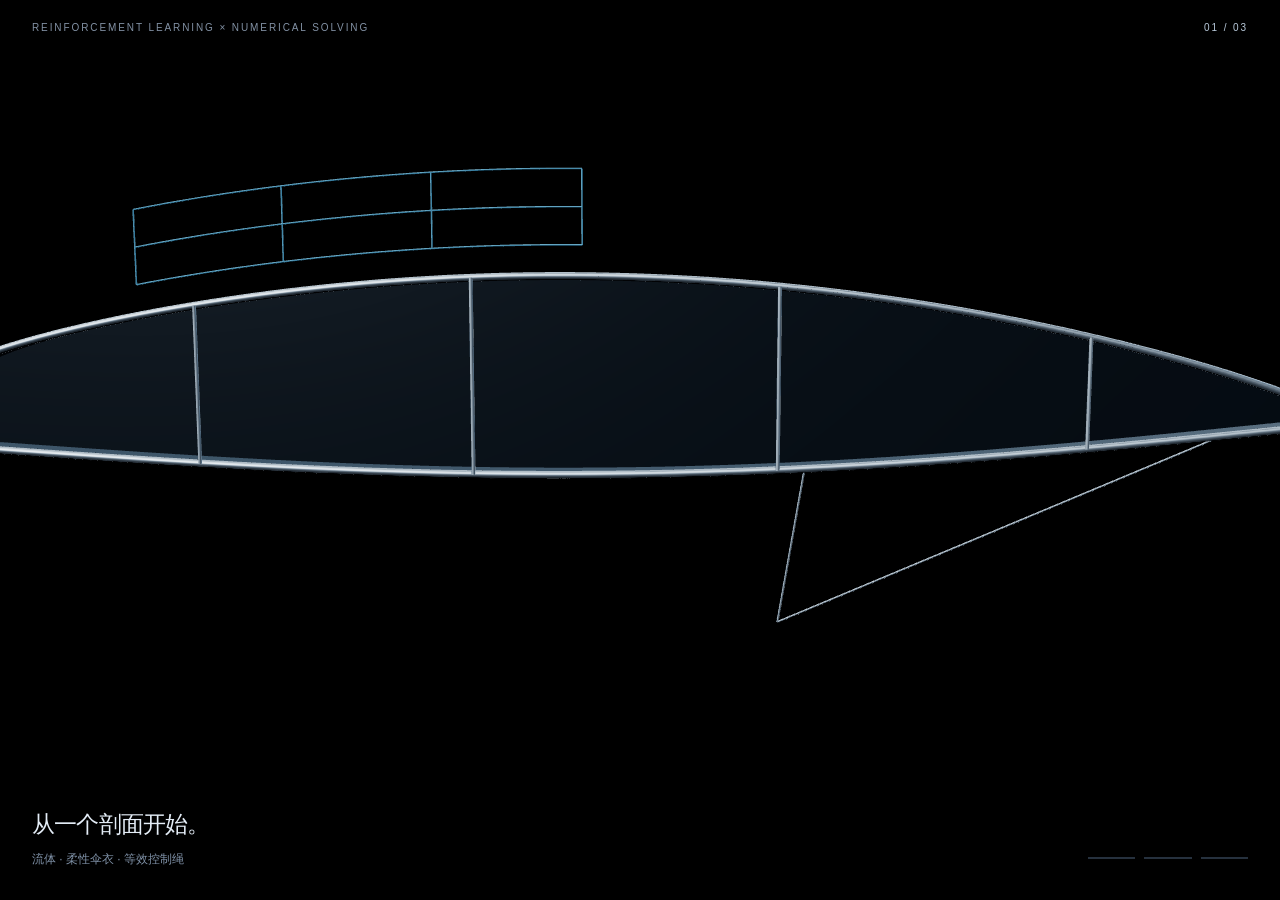
<file: media/rl-solver-scene.html>
<!doctype html>
<html lang="zh-CN"><head><meta charset="utf-8"><meta name="viewport" content="width=device-width,initial-scale=1">
<title>强化学习与数值求解 · 滚动演示</title>
<style>
html,body{margin:0;width:100%;height:100%;overflow:hidden;background:#000;color:#dce5ef;font-family:-apple-system,BlinkMacSystemFont,"Helvetica Neue","PingFang SC",sans-serif}canvas{display:block;width:100%;height:100%}.scene-top{position:absolute;inset:22px 32px auto;display:flex;justify-content:space-between;z-index:2;pointer-events:none;color:#8291a4;font-size:10px;letter-spacing:.19em}.scene-count{color:#b8c9da;font-variant-numeric:tabular-nums}.scene-copy{position:absolute;bottom:31px;left:32px;right:32px;z-index:2;pointer-events:none;display:flex;justify-content:space-between;align-items:flex-end;gap:20px}.scene-stage{font-size:23px;letter-spacing:-.035em;font-weight:550;color:#e4edf7;margin:0 0 10px}.scene-detail{font-size:12px;line-height:1.6;color:#7f91a7;margin:0}.scene-copy[data-phase="decision"] .scene-stage{color:#e2c79b}.scene-steps{display:flex;gap:9px;flex:0 0 160px;padding-bottom:5px}.scene-steps span{height:2px;flex:1;background:#26313e;position:relative;overflow:hidden}.scene-steps i{position:absolute;inset:0;background:#b2d6f0;transform:scaleX(0);transform-origin:left}.scene-copy[data-phase="decision"] .scene-steps i{background:#d1b280}.scene-vignette{position:absolute;inset:0;pointer-events:none;background:linear-gradient(0deg,#000 0%,#0000 24%,#0000 91%,#000 100%)}
@media(max-width:600px){.scene-top{inset:14px 15px auto;font-size:8px;letter-spacing:.12em}.scene-copy{bottom:20px;left:16px;right:16px;gap:12px}.scene-stage{font-size:18px;margin-bottom:7px}.scene-detail{font-size:10px;max-width:240px}.scene-steps{flex-basis:57px;gap:4px}.scene-vignette{background:linear-gradient(0deg,#000 0%,#0000 29%,#0000 88%,#000 100%)}}
.scene-count{position:relative;min-width:55px;text-align:right}.scene-count span{position:absolute;right:0;top:0;opacity:0}.scene-count span:first-child{opacity:1}.scene-caption-stack{position:relative;min-height:68px;flex:1}.scene-caption{position:absolute;inset:auto 0 0;opacity:0;will-change:opacity,transform}.scene-caption:first-child{opacity:1}.scene-caption:nth-child(2) .scene-stage{color:#e3cda7}.scene-caption:nth-child(3) .scene-stage{color:#d4e7f6}.scene-steps{margin-bottom:5px}.scene-copy{align-items:flex-end}.scene-detail{max-width:none}.scene-vignette{background:linear-gradient(0deg,#000 0%,#0000 23%,#0000 94%,#000 100%)}
@media(max-width:600px){.scene-caption-stack{min-height:54px}.scene-stage{font-size:17px;letter-spacing:-.045em}.scene-detail{font-size:9px;line-height:1.6;max-width:255px}.scene-steps{flex-basis:39px}.scene-copy{bottom:17px;gap:6px}.scene-vignette{background:linear-gradient(0deg,#000 0%,#0000 31%,#0000 92%,#000 100%)}}
</style>
<script type="importmap">{"imports":{"three":"/media/three-vendor/build/three.module.min.js","three/addons/":"/media/three-vendor/examples/jsm/"}}</script>
</head><body>
<div class="scene-top" aria-hidden="true"><span>REINFORCEMENT LEARNING × NUMERICAL SOLVING</span><span class="scene-count"><span>01 / 03</span><span>02 / 03</span><span>03 / 03</span></span></div>
<div class="scene-vignette"></div>
<div class="scene-copy"><div class="scene-caption-stack"><div class="scene-caption"><p class="scene-stage">从一个剖面开始。</p><p class="scene-detail">流体 · 柔性伞衣 · 等效控制绳</p></div><div class="scene-caption" aria-hidden="true"><p class="scene-stage">学习如何分配计算。</p><p class="scene-detail">工作精度 × IQN 历史</p></div><div class="scene-caption" aria-hidden="true"><p class="scene-stage">走向完整翼伞网格。</p><p class="scene-detail">三维离散 · 独立工况验证</p></div></div><div class="scene-steps" aria-hidden="true"><span><i></i></span><span><i></i></span><span><i></i></span></div></div>
<script type="module" src="/media/rl-solver-scene.js?v=20261030-4"></script>
</body></html>
</file>
<file: media/research-summary.css>
/* Research film only. Existing homepage layout, typography and sections stay intact. */
.research-film-section { scroll-margin-top: 84px; padding-top: 32px; padding-bottom: 48px; }
.research-film-section .section-heading { margin-bottom: 28px; }
.research-film { margin: 0 auto; min-width: 0; max-width: 1100px; }
.research-film-player {
  overflow: hidden;
  border: 1px solid rgba(12, 31, 43, .16);
  border-radius: 18px;
  background: #050609;
  box-shadow: 0 18px 50px rgba(14, 34, 43, .12);
}
.research-film-player video {
  display: block;
  width: 100%;
  height: auto;
  aspect-ratio: 16 / 9;
  object-fit: contain;
  background: #050609;
}
.research-film-player video:focus-visible { outline: 3px solid #17766f; outline-offset: -3px; }
.research-film-caption {
  display: flex;
  justify-content: space-between;
  align-items: center;
  flex-wrap: wrap;
  gap: 14px 24px;
  padding: 20px 2px 0;
  color: #45555a;
  font-size: 14px;
  line-height: 1.65;
}
.research-film-duration { color: #153f40; font-weight: 650; letter-spacing: .035em; }
.research-film-caption p { margin: 3px 0 0; }
.research-film-links { display: flex; flex-wrap: wrap; gap: 12px 20px; }
.research-film-links a {
  display: inline-flex;
  align-items: center;
  min-height: 44px;
  color: #12635d;
  text-decoration: underline;
  text-underline-offset: 5px;
}
.research-film-links a:hover { color: #0a3e3a; }
.research-film-links a:focus-visible { outline: 2px solid #17766f; outline-offset: 5px; border-radius: 2px; }
@media (min-width: 900px) {
  .research-film { width: min(100%, calc((100svh - 330px) * 16 / 9)); }
}
@media (max-width: 767px) {
  .research-film-section { scroll-margin-top: 84px; }
  .research-film-player { border-radius: 12px; }
  .research-film-caption { align-items: flex-start; gap: 8px; padding-top: 14px; font-size: 13px; }
  .research-film-links { width: 100%; gap: 20px; }
}
</file>
<file: media/apple-academic.css>
/* Apple-inspired academic finish. Content, section order and grid architecture stay intact. */
:root {
  --ink: #1d1d1f;
  --muted: #626267;
  --line: #dedee2;
  --paper: #ffffff;
  --card: #ffffff;
  --accent: #0066cc;
  --accent-soft: #edf4fc;
  --navy: #101012;
  --font-editorial: -apple-system, BlinkMacSystemFont, "SF Pro Display", "SF Pro Text", "Helvetica Neue", "PingFang SC", "Microsoft YaHei", sans-serif;
  --surface: #f5f5f7;
  --radius: 28px;
  --ease: cubic-bezier(.22, .68, .2, 1);
  color-scheme: light;
}
html { scroll-padding-top: 104px; }
body {
  background: var(--paper);
  font-family: var(--font-editorial);
  font-size: 16px;
  line-height: 1.65;
  letter-spacing: -.012em;
  -webkit-font-smoothing: antialiased;
}
::selection { background: #cce4ff; color: #102b46; }
button, input, select, textarea { font-family: inherit; }
a, button, summary { -webkit-tap-highlight-color: rgba(0,102,204,.12); }
:focus-visible { outline: 3px solid #0071e3; outline-offset: 5px; }
.site-header {
  min-height: 72px;
  background: rgba(250,250,252,.82);
  border-color: rgba(29,29,31,.1);
  border-radius: 0 0 22px 22px;
  box-shadow: 0 2px 16px rgba(0,0,0,.025);
  -webkit-backdrop-filter: saturate(160%) blur(24px);
  backdrop-filter: saturate(160%) blur(24px);
}
.wordmark { color: var(--ink); font-size: 17px; font-weight: 600; letter-spacing: -.025em; }
.wordmark-mark {
  background: linear-gradient(145deg,#4b4b50,#1d1d1f);
  border: 1px solid rgba(255,255,255,.2);
  box-shadow: inset 0 1px 1px rgba(255,255,255,.18);
  font-weight: 600;
  letter-spacing: -.035em;
}
.site-header nav { background: transparent; border: 0; padding: 0; color: #424245; font-size: 14px; }
.site-header nav a { border-radius: 24px; font-weight: 500; min-height: 44px; transition: background .25s, color .25s; }
.site-header nav a:hover, .site-header nav a:focus-visible {
  background: #e8e8ed; color: #1d1d1f; transform: none;
}
.site-header nav a:focus-visible { outline: 2px solid #0071e3; outline-offset: 2px; }
.hero { padding-top: 64px; }
.hero > *, .section-heading > *, .recognition-heading > *, .experience-copy { min-width: 0; }
.profile-card {
  background: var(--surface);
  border: 1px solid #ededf0;
  border-radius: var(--radius);
  box-shadow: 0 12px 35px rgba(29,29,31,.04);
}
.profile-card:before { content: none; }
.portrait-wrap { background: #e8e8ed; border-radius: 19px; }
.profile-card h1, .hero-education-heading h2, .hero-education-item h3,
.section-heading h2, .research-card h3, .direction-copy h3, .experience-title-row h3,
.outputs-heading h2, .output-body h3, .honor-copy h3, .recognition-heading h2,
.recognition-primary-copy h3, .recognition-callout > h3, .recognition-facts strong,
.recognition-group-heading h3, .recognition-evidence-copy h4 {
  font-family: var(--font-editorial);
  font-weight: 600;
  letter-spacing: -.025em;
  text-wrap: pretty;
}
.profile-card h1 { font-size: 36px; letter-spacing: -.035em; }
.eyebrow, .kicker, .section-label { color: var(--muted); font-size: 12px; letter-spacing: .1em; font-weight: 600; }
.role { color: #626267; font-size: 15px; }
.contact-list span { font-family: inherit; color: #626267; font-size: 12px; letter-spacing: .06em; }
.contact-list strong { color: #1d1d1f; font-size: 13px; font-weight: 500; line-height: 1.65; }
.contact-list a:hover { padding-left: 2px; color: #0066cc; }
.contact-list a:hover strong { color: #0066cc; }
.hero-education-heading h2 { font-size: clamp(42px,5vw,62px); line-height: 1.15; font-weight: 650; }
.hero-education-list, .hero-education-item { border-color: var(--line); }
.hero-education-item h3 { color: var(--ink); font-size: 21px; line-height: 1.45; }
.hero-education-item p { color: var(--muted); font-size: 15px; line-height: 1.75; }
.hero-education-item time { color: #626267; font-family: inherit; font-size: 14px; font-variant-numeric: tabular-nums; }
.education-index { color: #76767b; font-size: 12px; }
.hero-summary { background: var(--surface); border: 0; border-radius: 22px; padding: 26px 28px; }
.hero-summary > p:last-child { color: #515156; font-size: 16px; line-height: 1.95; }
.section-heading h2, .outputs-heading h2 { font-size: clamp(34px,4vw,52px); font-weight: 650; line-height: 1.22; }
.section-heading > p, .outputs-heading > p:not(.section-label) { color: #626267; font-size: 17px; line-height: 1.8; }
.section-tint, .outputs-section { background: var(--surface); }
.research-film-section { padding-top: 36px; padding-bottom: 48px; }
.research-film-player { border: 1px solid #d4d4d9; border-radius: var(--radius); box-shadow: 0 18px 48px rgba(0,0,0,.10); }
.research-film-player video:focus-visible { outline-color: #2997ff; }
.research-film-caption { color: #626267; }
.research-film-duration { color: #1d1d1f; font-weight: 600; letter-spacing: -.01em; }
.research-film-links a { color: #0066cc; text-decoration: none; }
.research-film-links a:hover { color: #004b99; text-decoration: underline; }
.research-film-links a:focus-visible { outline-color: #0071e3; }
.research-grid { border: 0; gap: 20px; }
.research-card {
  border: 1px solid #eeeeF1;
  border-radius: var(--radius);
  background: var(--surface);
  padding: 36px;
  transition: box-shadow .35s var(--ease), transform .35s var(--ease);
}
.card-topline { color: #626267; font-family: inherit; font-size: 12px; letter-spacing: .04em; }
.research-card h3 { font-size: 27px; line-height: 1.4; }
.research-card > p { color: #626267; font-size: 16px; line-height: 1.85; }
.tag-row span { color: #4d4d53; background: #e8e8ed; border-radius: 100px; font-size: 12px; padding: 7px 12px; }
.direction-card { border: 1px solid #e9e9ed; border-radius: var(--radius); box-shadow: 0 8px 25px rgba(0,0,0,.025); }
.direction-copy, .direction-card:nth-child(2n) .direction-copy { border-color: #e8e8ed; }
.direction-meta { color: #626267; font-family: inherit; font-size: 12px; letter-spacing: .04em; flex-wrap: wrap; }
.direction-meta strong { color: #626267; font-weight: 500; }
.direction-copy h3 { color: #1d1d1f; line-height: 1.4; }
.direction-copy > p { color: #626267; font-size: 16px; line-height: 1.85; }
.direction-value { color: #515156; font-size: 15px; line-height: 1.8; }
.direction-value span { background: #ededf1; color: #515156; border-radius: 8px; font-size: 12px; font-weight: 600; letter-spacing: .025em; padding: 5px 9px; }
.direction-gallery { background: #eeeef1; }
.direction-gallery figure { border: 1px solid #e3e3e8; border-radius: 16px; }
.direction-image-wrap { background: #fff; }
.direction-gallery figcaption { color: #626267; border-color: #ededf0; font-size: 13px; line-height: 1.65; }
.direction-gallery figcaption span { color: #626267; font-size: 12px; }
.direction-gallery figcaption .direction-caption-text { color: #515156; }
.direction-caption-text small { color: #0066cc; font-size: 12px; }
.experience-meta > span { color: #626267; font-family: inherit; font-size: 12px; letter-spacing: .05em; }
.experience-meta time { color: #626267; font-family: inherit; font-size: 14px; font-variant-numeric: tabular-nums; }
.experience-meta p { color: #626267; font-size: 14px; }
.experience-title-row h3 { font-size: 25px; line-height: 1.5; }
.experience-title-row > span { color: #515156; background: var(--surface); border: 1px solid #e3e3e8; border-radius: 100px; padding: 7px 12px; font-size: 12px; }
.experience-copy > p { font-size: 16px; line-height: 1.85; }
.experience-tags span { background: #f5f5f7; }
.output-group, .output-group:last-child { border-color: #d2d2d7; }
.output-group summary { min-height: 78px; font-size: 21px; font-weight: 600; }
.output-group summary:before { color: #6e6e73; font: 28px/1 var(--font-editorial); width: 28px; }
.output-group summary span:last-child { font-size: 14px; }
.output-group summary:focus-visible { outline-offset: -3px; border-radius: 8px; }
.output-item { border-color: #dedee3; }
.output-rail { color: #626267; font-size: 13px; }
.output-rail time { color: #626267; }
.output-body h3 { color: #1d1d1f; font-size: 20px; font-weight: 600; line-height: 1.55; letter-spacing: -.015em; overflow-wrap: anywhere; }
.output-authors, .output-citation { color: #626267; font-size: 15px; line-height: 1.75; }
.output-citation { color: #515156; font-weight: 500; }
.output-footer { align-items: center; }
.output-link { display: inline-flex; align-items: center; min-height: 44px; padding: 10px 17px; border: 1px solid #0066cc; color: #0066cc; border-radius: 100px; font-size: 13px; font-weight: 500; }
.output-link:hover, .output-link:focus-visible { background: #0071e3; border-color: #0071e3; }
.badge { border-radius: 100px; padding: 7px 11px; font-size: 12px; line-height: 1.35; }
.badge-cas { color: #004d99; background: #e1edfb; font-weight: 600; }
.badge-category { color: #515156; background: #e8e8ed; }
.badge-role { color: #515156; border-color: #c5c5cc; }
.badge-status { color: #626267; background: #fff; border-color: #d2d2d7; }
.submitted-note { color: #626267; border-color: #c5c5cc; background: #fff; border-radius: 0 12px 12px 0; font-size: 14px; }
.honors-grid { border: 0; gap: 18px; }
.honors-grid li { background: var(--surface); border: 1px solid #ededf0; border-radius: 24px; }
.honor-index { color: #626267; font-size: 12px; }
.honor-copy .honor-meta { color: #626267; font-family: inherit; font-size: 12px; letter-spacing: .05em; }
.honor-copy h3 { color: #1d1d1f; font-size: 21px; line-height: 1.65; }
.honor-copy h3 mark { color: #8a4800; background: #ffedd1; border-radius: 7px; font-weight: 600; }
.honor-copy > p:last-child { color: #626267; font-size: 15px; }
.recognition { background: #101012; color: #f5f5f7; }
.recognition .section-label, .recognition-label { color: #a1a1a6; }
.recognition-heading h2 { color: #f5f5f7; font-weight: 650; }
.recognition-heading > p:last-child { color: #b5b5bb; font-size: 17px; }
.recognition-label { font-family: inherit; font-size: 12px; letter-spacing: .08em; }
.recognition-primary, .recognition-callout { background: #1d1d1f; border: 1px solid #303034; border-radius: var(--radius); box-shadow: none; }
.recognition-primary-media, .recognition-focus-card { background: #19191b; }
.recognition-image-badge { color: #f5f5f7; background: rgba(29,29,31,.8); border-color: rgba(255,255,255,.25); border-radius: 100px; font-size: 12px; }
.recognition-primary-copy h3 { color: #f5f5f7; font-size: 28px; }
.recognition-primary-copy > p:last-child, .recognition-callout > p:not(.recognition-callout-kicker) { color: #b5b5bb; font-size: 16px; line-height: 1.85; }
.recognition-callout-kicker { color: #a1a1a6; font-family: inherit; font-size: 12px; letter-spacing: .08em; }
.recognition-callout > h3 { color: #f5f5f7; }
.recognition-facts span { background: #28282c; border: 1px solid #39393e; border-radius: 16px; }
.recognition-facts small { color: #b5b5bb; font-size: 12px; letter-spacing: .02em; }
.recognition-facts strong { color: #f5f5f7; font-size: 21px; }
.recognition-focus-card { border-color: #414146; border-radius: 18px; }
.recognition-focus-window { background: #e8e8ed; }
.recognition-focus-caption strong { color: #f5f5f7; font-size: 14px; }
.recognition-focus-caption small { color: #b5b5bb; font-size: 12px; }
.recognition-group-heading h3 { color: #f5f5f7; font-size: 30px; }
.recognition-group-heading > p { color: #b5b5bb; font-size: 16px; }
.recognition-evidence-group { border-color: #38383e; }
.recognition-evidence-card { background: #1d1d1f; border: 1px solid #343439; border-radius: 22px; }
.recognition-evidence-media { background: #f5f5f7; }
.recognition-view-hint { color: #f5f5f7; background: rgba(29,29,31,.85); border-color: #5e5e65; border-radius: 100px; font-size: 12px; }
.recognition-evidence-copy h4 { color: #f5f5f7; font-size: 20px; }
.recognition-evidence-copy p { color: #b5b5bb; font-size: 14px; line-height: 1.8; }
.recognition-zoom-link:focus-visible { outline-color: #2997ff; }
.image-lightbox { background: #161617; border-radius: 24px; }
.image-lightbox::backdrop { background: rgba(0,0,0,.78); }
.image-lightbox-toolbar, .image-lightbox-help { background: #232326; border-color: #3b3b40; }
.image-lightbox-toolbar p { color: #f5f5f7; font-size: 14px; }
.image-lightbox-viewport { background: #161617; }
.image-lightbox-close { background: #38383d; border-color: #54545b; border-radius: 100px; min-height: 44px; font: 500 14px/1 var(--font-editorial); }
.image-lightbox-close:hover, .image-lightbox-close:focus-visible { background: #4c4c52; border-color: #86868b; transform: none; }
.image-lightbox-help { color: #b5b5bb; font-size: 12px; }
footer { color: #a1a1a6; background: #101012; border-top: 1px solid #303034; }
.footer-inner { font-size: 12px; letter-spacing: 0; }
.footer-inner a { color: #b5b5bb; }
.footer-inner a:hover { color: #fff; }
@media (hover: hover) and (pointer: fine) {
  .research-card:hover { transform: translateY(-3px); box-shadow: 0 14px 30px rgba(29,29,31,.065); }
  .recognition-focus-card:hover, .recognition-focus-card:focus-visible { border-color: #74747b; box-shadow: 0 18px 32px rgba(0,0,0,.18); transform: translateY(-3px); }
}
@media (min-width: 861px) and (max-width: 1080px) {
  .hero { gap: 40px; }
  .hero-education-item { grid-template-columns: 30px 143px minmax(0,1fr); gap: 14px; padding-inline: 0; }
  .hero-education-item time { font-size: 13px; }
}
@media (max-width: 860px) {
  .section-heading > p { max-width: 42em; }
  .hero-education-item { grid-template-columns: 38px 165px minmax(0,1fr); gap: 16px; }
  .site-header nav { font-size: 14px; }
  .direction-copy, .direction-card:nth-child(2n) .direction-copy { border-bottom-color: #e8e8ed; }
  .experience-item { gap: 24px; }
}
@media (max-width: 560px) {
  html { scroll-padding-top: 146px; }
  .site-header { border-radius: 0 0 20px 20px; min-height: 112px; gap: 8px; padding-block: 12px 8px; }
  .site-header nav { gap: 2px; padding: 0; }
  .site-header nav a { min-width: 46px; padding-inline: 6px; }
  .hero { padding-block: 38px 58px; }
  .hero-education-heading h2 { font-size: 40px; }
  .hero-education-item { grid-template-columns: 28px minmax(0,1fr); padding: 23px 0; gap: 8px 14px; }
  .hero-education-item h3 { font-size: 21px; }
  .hero-education-item time { font-size: 14px; }
  .hero-summary { padding: 22px; }
  .hero-summary > p:last-child { font-size: 16px; }
  .section-heading { gap: 22px; margin-bottom: 34px; }
  .section-heading h2, .outputs-heading h2 { font-size: 34px; line-height: 1.3; }
  .section-heading > p, .outputs-heading > p:not(.section-label) { font-size: 16px; line-height: 1.8; }
  .research-film-section { padding-top: 24px; padding-bottom: 24px; scroll-margin-top: 136px; }
  .research-film-player { border-radius: 18px; }
  .research-film-caption { font-size: 14px; }
  .research-film-links { gap: 20px; }
  .research-card { padding: 28px; border-radius: 24px; }
  .research-card h3 { font-size: 25px; }
  .direction-card { border-radius: 24px; }
  .direction-copy h3 { font-size: 26px; }
  .direction-copy { padding: 28px 24px; }
  .experience-item { gap: 18px; }
  .experience-title-row h3 { font-size: 23px; }
  .experience-title-row > span { align-self: flex-start; }
  .output-group summary { font-size: 19px; gap: 10px; }
  .output-group summary span:last-child { font-size: 13px; }
  .output-body h3 { font-size: 18px; }
  .output-authors, .output-citation { font-size: 14px; overflow-wrap: anywhere; }
  .output-footer { align-items: flex-start; gap: 16px; }
  .badge { font-size: 12px; white-space: normal; }
  .honors-grid li { grid-template-columns: 26px minmax(0,1fr); gap: 14px; padding: 28px 24px; }
  .honor-copy h3 { font-size: 20px; }
  .recognition-heading h2 { font-size: 38px; line-height: 1.3; }
  .recognition-heading > p:last-child { font-size: 16px; }
  .recognition-primary-copy h3 { font-size: 24px; }
  .recognition-image-badge { max-width: calc(100% - 24px); left: 12px; bottom: 12px; padding: 6px 10px; font-size: 12px; }
  .recognition-callout { padding: 24px; }
  .recognition-group-heading h3 { font-size: 27px; }
  .recognition-facts { grid-template-columns: 1fr; }
  .image-lightbox { border-radius: 0; }
  .image-lightbox-toolbar p { font-size: 13px; }
}
@media (prefers-reduced-motion: reduce) {
  html { scroll-behavior: auto; }
  *, *:before, *:after { animation: none !important; transition: none !important; }
  .research-card:hover { transform: none; }
}
@media (prefers-reduced-transparency: reduce) {
  .site-header { background: #fafafc; backdrop-filter: none; -webkit-backdrop-filter: none; }
}
@media (forced-colors: active) {
  .site-header, .profile-card, .research-card, .direction-card, .honors-grid li { border: 1px solid CanvasText; }
}
</file>
<file: media/apple-pro.css>
/* V2: a product-lit black stage, followed by the original academic narrative. */
:root{--ink:#f5f5f7;--muted:#b1b1b8;--line:#333338;--paper:#000;--card:#18181b;--accent:#70b7ff;--accent-soft:#192a3c;--navy:#101012;--surface:#171719;color-scheme:dark}
body{background:#000;color:#f5f5f7;letter-spacing:0}
::selection{background:#28588b;color:#fff}
.site-header{background:rgba(18,18,20,.82);border:0;border-bottom:1px solid #303034;border-radius:0;box-shadow:none;width:100%;padding-inline:max(28px,calc((100% - 1180px)/2));min-height:64px}
.wordmark{color:#f5f5f7}.wordmark-mark{background:linear-gradient(145deg,#48484d,#202023);color:#f5f5f7}
.site-header nav{color:#c6c6cd}.site-header nav a:hover,.site-header nav a:focus-visible{background:#303034;color:#fff}
.skip-link{background:#252527;color:#fff}
.pro-intro{background:#000;position:relative;isolation:isolate;padding-bottom:58px}
.pro-visual{width:100%;height:clamp(500px,69svh,760px);position:relative;overflow:hidden;background:#000}
.pro-visual iframe{display:block;width:100%;height:100%;border:0;background:#000}
.pro-intro-copy{position:relative;display:flex;align-items:flex-end;justify-content:space-between;gap:32px;padding-top:10px}
.pro-intro-copy p{margin:0 0 12px;color:#f5f5f7;font-size:24px;font-weight:600;letter-spacing:-.02em}
.pro-intro-copy h2{font:650 clamp(38px,4.5vw,64px)/1.2 var(--font-editorial);letter-spacing:-.035em;margin:0;max-width:1050px;text-wrap:balance;color:#cfebf6;background:linear-gradient(110deg,#f1f7ff 0%,#c4ebed 36%,#73a6ce 75%,#a4b5dd 100%);-webkit-background-clip:text;background-clip:text;-webkit-text-fill-color:transparent}
.pro-intro-copy .pro-view-film{display:inline-flex;gap:12px;align-items:center;justify-content:center;flex:none;background:#29292d;border:1px solid #414147;border-radius:100px;color:#f5f5f7;font-size:14px;padding:12px 18px;min-height:48px;margin-bottom:9px;transition:background .25s}
.pro-view-film:hover{background:#414147}.pro-view-film span{background:#0071e3;color:#fff;width:28px;height:28px;border-radius:50%;display:grid;place-items:center;font-size:11px;padding-left:2px}
.hero{padding-block:80px 96px;border-top:1px solid #262629;gap:64px}
.profile-card{background:#151517;border:1px solid #29292e;box-shadow:none}
.portrait-wrap{background:#202024}.role,.contact-list span{color:#b1b1b8}.contact-list strong{color:#e0e0e5}.contact-list a:hover strong{color:#70b7ff}
.eyebrow,.kicker,.section-label{color:#a1a1a6}.hero-education-heading h2,.hero-education-item h3{color:#f5f5f7}
.hero-education-item p,.hero-education-item time,.education-index{color:#b1b1b8}
.hero-summary{background:#19191c;border:1px solid #2b2b30}.hero-summary>p:last-child{color:#c4c4cb}
.section{padding-block:108px}.section-heading h2,.outputs-heading h2{color:#f5f5f7;font-weight:650;letter-spacing:-.03em}
.section-heading>p,.outputs-heading>p:not(.section-label){color:#b1b1b8}
.research-film-section{padding-block:54px 102px;border-top:1px solid #262629}
.research-film{width:100%;max-width:1180px}.research-film-player{border:1px solid #35353a;border-radius:30px;box-shadow:0 28px 65px rgba(0,0,0,.35)}
.research-film-caption{color:#a1a1a6}.research-film-duration{color:#e8e8ed}.research-film-links a{color:#70b7ff}.research-film-links a:hover{color:#aad5ff}
#capabilities{width:100%;background:#1b1b1e;padding-inline:max(28px,calc((100% - 1180px)/2));overflow:hidden}
#capabilities .section-heading{margin-bottom:40px}
.research-grid{display:flex;gap:24px;overflow-x:auto;scroll-snap-type:x mandatory;scrollbar-width:none;padding:3px 0 8px;border:0;overscroll-behavior-x:contain}
.research-grid::-webkit-scrollbar{display:none}
.research-card{flex:0 0 min(850px,82%);scroll-snap-align:start;min-width:0;min-height:580px;position:relative;isolation:isolate;background:#000;border:1px solid #303034;border-radius:30px;box-shadow:none;overflow:hidden;padding:38px 42px 36px;justify-content:flex-end}
.research-card:before{content:"";position:absolute;inset:0 0 39%;z-index:-2;background-size:contain;background-position:center;background-repeat:no-repeat;opacity:.9}
.research-card:after{content:"";position:absolute;inset:0;z-index:-1;background:linear-gradient(180deg,rgba(0,0,0,.08) 20%,rgba(0,0,0,.05) 42%,#000 68%)}
.research-card:nth-child(1):before{background-image:url('/media/airdrop-studio-poster.png');background-position:70% 20%;background-size:82%;}
.research-card:nth-child(2):before{background-image:url('/media/powered-studio-poster.png');background-position:70% 10%;background-size:88%;}
.research-card:nth-child(3):before{background-image:url('/research/homing-trajectories.png');background-size:70%;background-position:center 30%;opacity:.8}
.research-card:nth-child(4):before{background-image:url('/research/hil-platform-20260914.png');background-size:72%;background-position:center 30%;opacity:.82}
.card-topline{position:absolute;inset:30px 36px auto;color:#d2d2d7;font-size:12px;line-height:1.6;max-width:calc(100% - 72px);flex-wrap:wrap;text-shadow:0 2px 12px #000}
.research-card h3{margin:260px 0 15px;color:#f5f5f7;font-size:clamp(27px,2.8vw,36px);line-height:1.3;letter-spacing:-.025em}
.research-card>p{color:#c1c1c8;max-width:650px;font-size:17px;line-height:1.8}
.tag-row{margin-top:0;padding-top:22px}.tag-row span{color:#bcdcff;background:#152332;border:1px solid #233649;font-size:12px}
.feature-pagination{display:flex;justify-content:center;align-items:center;gap:12px;padding-top:24px}
.feature-pagination button{cursor:pointer;background:#303034;color:#f5f5f7;border:1px solid #414147;border-radius:100px;width:46px;height:46px;font-size:22px;transition:background .2s}
.feature-pagination button:hover{background:#48484f}.feature-pagination button:disabled{opacity:.35;cursor:default}
.feature-pagination .feature-position{background:#303034;color:#d2d2d7;border-radius:100px;min-height:46px;padding:11px 24px;font-size:14px;letter-spacing:.1em;font-variant-numeric:tabular-nums}
.section-tint{background:#000}.direction-list{gap:34px}.direction-card{background:#171719;border:1px solid #303035;border-radius:30px;box-shadow:none;grid-template-columns:minmax(290px,.8fr) minmax(0,1.2fr)}
.direction-copy,.direction-card:nth-child(2n) .direction-copy{border-color:#303035}.direction-copy h3{color:#f5f5f7}
.direction-meta,.direction-meta strong{color:#a1a1a6}.direction-copy>p{color:#b1b1b8}.direction-value{color:#c3c3ca}.direction-value span{color:#d6e8fa;background:#253443}
.direction-gallery{background:#0b0b0d;gap:14px;padding:20px}.direction-gallery figure{background:#202023;border-color:#37373d;border-radius:18px}
.direction-image-wrap{background:#f5f5f7}.direction-gallery figcaption,.direction-gallery figcaption .direction-caption-text{color:#d2d2d7;border-color:#36363c}.direction-gallery figcaption span{color:#a1a1a6}.direction-caption-text small{color:#70b7ff}
.direction-copy h3{font-size:clamp(25px,2.4vw,34px)}
.experience-meta>span,.experience-meta time,.experience-meta p{color:#a1a1a6}.experience-title-row h3{color:#f5f5f7}.experience-title-row>span{color:#d2d2d7;background:#252528;border-color:#414147}.experience-copy>p{color:#b1b1b8}.experience-tags span{background:#182432}
.experience-item{padding-block:42px}.outputs-section{background:#171719}.output-group,.output-group:last-child{border-color:#424248}.output-group summary{color:#f5f5f7}.output-group summary:before,.output-group summary span:last-child{color:#b1b1b8}.output-item{border-color:#38383e}
.output-rail,.output-rail time{color:#a1a1a6}.output-body h3{color:#f5f5f7}.output-authors{color:#b1b1b8}.output-citation{color:#c7c7ce}.output-link{color:#70b7ff;border-color:#498bcc}.output-link:hover,.output-link:focus-visible{color:#fff;background:#0071e3}.badge-cas{color:#badcff;background:#1d3854}.badge-category{color:#d2d2d7;background:#343438}.badge-role{color:#d2d2d7;border-color:#5c5c63}.badge-status{color:#d2d2d7;background:#27272c;border-color:#515158}.submitted-note{color:#b1b1b8;background:#242428;border-color:#62626b}
.honors-grid li{background:#19191c;border-color:#303035}.honor-index,.honor-copy .honor-meta{color:#a1a1a6}.honor-copy h3{color:#f5f5f7}.honor-copy>p:last-child{color:#b1b1b8}.honor-copy h3 mark{color:#f6d69e;background:#42321e}
.recognition{background:#171719}.recognition-primary,.recognition-callout,.recognition-evidence-card{background:#070709;border-color:#333338}.recognition-primary-media{background:#070709}.recognition-heading h2{background:linear-gradient(105deg,#f5f5f7 5%,#f3d5a4 80%);-webkit-background-clip:text;background-clip:text;-webkit-text-fill-color:transparent}.recognition-facts span{background:#202024}.recognition-group-heading h3{font-size:32px}.recognition-evidence-copy h4{font-size:21px}.recognition-focus-card{background:#18181b}
.section-heading h2,.outputs-heading h2,.hero-education-heading h2{background:linear-gradient(105deg,#f5f5f7 15%,#babac1 88%);-webkit-background-clip:text;background-clip:text;-webkit-text-fill-color:transparent}
.image-lightbox{background:#101012}.image-lightbox-close{color:#fff}.image-lightbox-help{color:#b5b5bb}footer{background:#000}
@media(hover:hover) and (pointer:fine){.research-card:hover{transform:none;box-shadow:none}.direction-card{transition:border-color .35s}.direction-card:hover{border-color:#555560}}
@media(min-width:861px) and (max-width:1080px){.hero{gap:36px}.hero-education-item{grid-template-columns:30px 130px minmax(0,1fr)}}
@media(max-width:860px){.site-header{padding-inline:28px}.pro-visual{height:590px}.pro-intro-copy{align-items:flex-start;flex-direction:column;gap:20px}.pro-intro-copy h2{font-size:46px}.hero{gap:48px}.direction-card{grid-template-columns:1fr}.direction-copy,.direction-card:nth-child(2n) .direction-copy{border-bottom-color:#303035}.research-card{flex-basis:90%;padding-inline:32px}.research-card h3{font-size:30px}.research-card>p{font-size:16px}}
@media(max-width:560px){.site-header{padding-inline:16px;min-height:106px}.pro-intro{padding-bottom:42px}.pro-visual{height:475px}.pro-intro-copy{padding-top:12px;gap:20px}.pro-intro-copy p{font-size:20px;margin-bottom:10px}.pro-intro-copy h2{font-size:clamp(24px,7.5vw,34px);line-height:1.27;max-width:100%;letter-spacing:-.035em}.pro-intro-copy .pro-view-film{font-size:13px;margin:0;padding:9px 14px;min-height:44px}.hero{padding-block:52px 64px}.section{padding-block:70px}.research-film-section{padding-block:40px 66px}.research-film-player{border-radius:20px}.research-film{width:100%}#capabilities{padding-inline:16px}.research-grid{gap:14px}.research-card{flex-basis:calc(100% - 22px);min-height:570px;border-radius:26px;padding:28px 25px}.research-card:before{inset:25px 0 43%}.research-card:nth-child(1):before,.research-card:nth-child(2):before{background-size:115%;background-position:center 10%}.research-card:nth-child(3):before,.research-card:nth-child(4):before{background-size:90%;background-position:center 30%}.card-topline{inset:24px 24px auto;max-width:calc(100% - 48px);font-size:11px;gap:8px}.research-card h3{margin-top:230px;font-size:28px}.research-card>p{font-size:16px}.feature-pagination{padding-top:18px}.direction-copy{padding:28px 24px}.direction-gallery{padding:12px}.direction-copy h3{font-size:28px}.experience-item{padding-block:30px}.recognition-group-heading h3{font-size:27px}}
@media(prefers-reduced-transparency:reduce){.site-header{background:#18181a}}
@media(forced-colors:active){.pro-intro-copy h2,.section-heading h2,.outputs-heading h2,.hero-education-heading h2,.recognition-heading h2{background:none;-webkit-text-fill-color:CanvasText}}

/* Metallic gold keyword hierarchy, without animated shine or a badge. */
.hero-summary .summary-metal{color:#e5c888;font-weight:600}
.hero-summary .summary-metal-focus{color:#fff0bc;font-weight:800;font-size:1.07em;letter-spacing:.005em;white-space:nowrap}
@supports ((background-clip:text) or (-webkit-background-clip:text)){
 .hero-summary .summary-metal{background:linear-gradient(115deg,#f1dcad 0%,#c8a35f 24%,#fff0c8 46%,#cba65f 70%,#ecd19a 100%);-webkit-background-clip:text;background-clip:text;-webkit-text-fill-color:transparent}
 .hero-summary .summary-metal-focus{background:linear-gradient(115deg,#fff4cc 0%,#ebc76f 30%,#fff9e4 50%,#e0b65e 76%,#ffecac 100%);-webkit-background-clip:text;background-clip:text;-webkit-text-fill-color:transparent;filter:drop-shadow(0 0 5px #d2ae5224)}
}
@media(forced-colors:active){.hero-summary .summary-metal,.hero-summary .summary-metal-focus{background:none;color:CanvasText;-webkit-text-fill-color:CanvasText;filter:none}}
</file>
<file: media/apple-editorial.css>
/* Chapter-scale composition. Every academic sentence and evidence image remains original. */
/* Three independent scroll-directed shots; the original figures are the static fallback. */
#research .research-motion-viewport{position:relative;overflow:hidden;background:#000}
.research-wind-sweep{display:none;pointer-events:none}
#research .research-concept[data-motion-ready="true"]{height:calc(var(--shot-height) + var(--shot-distance));overflow:visible;border-radius:0;isolation:auto;scroll-margin-top:85px}
#research [data-motion-ready="true"] .research-motion-viewport{position:sticky;top:var(--shot-top);height:var(--shot-height);width:100%;border-radius:0;isolation:isolate;overflow:clip;-webkit-mask-image:linear-gradient(#000 0%,#000 94%,transparent 100%);mask-image:linear-gradient(#000 0%,#000 94%,transparent 100%)}
#research [data-motion-ready="true"] .research-motion-viewport>img{display:block;width:100%;height:100%;max-height:none;aspect-ratio:auto;object-fit:contain;transform-origin:center;transition:none;-webkit-mask-image:none;mask-image:none}
#research [data-motion-visible="true"] .research-motion-viewport>img{will-change:transform,opacity}
#research [data-motion-ready="true"] .research-wind-sweep{display:block;position:absolute;inset:0;width:100%;height:100%;overflow:visible}
.research-wind-sweep path{fill:none;stroke:#a5d7f8;stroke-width:1.4;stroke-linecap:round;stroke-dasharray:.21 .79;stroke-dashoffset:1;opacity:0;filter:drop-shadow(0 0 5px #599ecc99)}
.research-wind-sweep path:nth-child(3n){stroke-width:.7;stroke:#6693b1}
.research-wind-sweep path:nth-child(4n){stroke-dasharray:.12 .88;stroke-width:2}
.research-camera-frame{position:absolute;inset:0;display:block;width:100%;height:100%;border:0;background:#000;pointer-events:none;opacity:0}
#research [data-motion-ready="true"][data-camera-ready="true"] .research-camera-frame{opacity:1}
#research [data-motion-ready="true"][data-camera-ready="true"] .research-motion-viewport>img{opacity:0!important;will-change:auto}
@media(prefers-reduced-motion:reduce),(forced-colors:active){
 #research .research-concept[data-research-motion]{height:auto!important;overflow:hidden}
 #research [data-research-motion] .research-motion-viewport{position:relative!important;top:auto!important;height:auto!important}
 #research [data-research-motion] .research-motion-viewport>img{height:auto!important;transform:none!important;opacity:1!important;will-change:auto!important}
 #research .research-wind-sweep{display:none!important}
 #research .research-camera-frame{display:none!important}
}
:root{--chapter-space:140px}
.research-card:before{inset:0 0 25%;-webkit-mask-image:linear-gradient(to bottom,#000 0%,#000 55%,transparent 100%);mask-image:linear-gradient(to bottom,#000 0%,#000 55%,transparent 100%)}
.site-header nav a[aria-current="location"]{color:#fff;background:#303034}
#research,#experience,#publications,#honors,#recognition{scroll-margin-top:88px}
#research{padding-block:120px 150px;background:#000}
#research>.shell{max-width:1260px;width:calc(100% - 96px)}
#research>.shell>.section-heading{display:block;text-align:center;margin:0 auto 120px;max-width:810px}
#research>.shell>.section-heading h2{font-size:clamp(48px,6.3vw,84px);line-height:1.1;margin:20px 0 30px}
#research>.shell>.section-heading>p{max-width:680px;margin:auto;font-size:22px;line-height:1.6;text-wrap:pretty}
.direction-list{display:block}
.direction-card,.direction-card:nth-child(2n){display:block;overflow:visible;background:transparent;border:0;border-radius:0;box-shadow:none;padding:0;margin:0 0 var(--chapter-space)}
.direction-card:last-child{margin-bottom:0}
.direction-copy,.direction-card:nth-child(2n) .direction-copy{border:0;padding:0 28px 45px;display:grid;grid-template-columns:1.08fr 1fr;column-gap:80px;align-items:start}
.direction-meta{grid-column:1/-1;display:flex;justify-content:flex-start;align-items:center;gap:18px;margin:0 0 27px;letter-spacing:.04em}
.direction-meta>span{font-size:14px;display:grid;place-items:center;border:1px solid #45454c;border-radius:50%;width:40px;height:40px;color:#d2d2d7}
.direction-meta strong{color:#b8b8c1;font-size:15px}
.direction-copy h3{grid-column:1;grid-row:2/4;font-size:clamp(35px,4vw,55px);line-height:1.18;letter-spacing:-.04em;max-width:11em;margin:0;font-weight:650;text-wrap:balance;color:#e7eff9}
.direction-card:nth-child(2) .direction-copy h3{color:#b8d9f4}
.direction-card:nth-child(3) .direction-copy h3{color:#c9c4f0}
.direction-card:nth-child(4) .direction-copy h3{color:#b7d9d8}
.direction-copy>p{grid-column:2;grid-row:2;margin:0;font-size:18px;line-height:1.85;color:#b8b8c1}
.direction-value{grid-column:2;grid-row:3;display:block;border:0;padding:0;margin:22px 0 0;color:#eeeeF3;font-size:16px;line-height:1.85}
.direction-value span{display:block;width:max-content;background:none;padding:0;margin:0 0 5px;color:#92929d;font-size:12px;letter-spacing:.1em}
.direction-gallery{display:grid;grid-template-columns:1fr 1fr;gap:22px;padding:30px;background:radial-gradient(ellipse at 50% 0,#32353e 0,#141519 50%,#0b0c10 100%);border:1px solid #35363e;border-radius:32px;perspective:1800px}
.direction-gallery figure{display:flex;flex-direction:column;min-width:0;margin:0;background:#1c1d22;border:1px solid #5d5d64;border-radius:20px;overflow:hidden;box-shadow:0 16px 36px #0005;transform:translateY(0);transition:transform .85s cubic-bezier(.22,.61,.36,1),box-shadow .6s}
.direction-image-wrap{height:auto;aspect-ratio:1.42;background:#fff;padding:12px;display:flex;align-items:center}
.direction-image-link{height:100%;width:100%;display:block}
.direction-image-link img{display:block;width:100%;height:100%;max-height:none;object-fit:contain;transform:none!important}
.direction-gallery figcaption{flex:1;display:flex;gap:16px;align-items:flex-start;padding:19px 22px;background:#1c1d22;border:0;min-height:95px}
.direction-gallery figcaption>span:first-child{font-size:12px;color:#9797a1;padding-top:4px;flex-shrink:0}
.direction-gallery figcaption .direction-caption-text{font-size:15px;line-height:1.65;color:#eeeeF3;font-weight:500}
.direction-caption-text small{margin-top:3px;display:block;color:#a1a1a6;font-size:12px}
.research-concept{position:relative;margin:0 0 26px;isolation:isolate;overflow:hidden;border-radius:30px;background:#000}
.research-concept img{display:block;width:100%;height:auto;aspect-ratio:16/8;object-fit:contain;-webkit-mask-image:linear-gradient(to bottom,#000 88%,transparent 100%);mask-image:linear-gradient(to bottom,#000 88%,transparent 100%)}
.research-concept figcaption,.project-concept figcaption{color:#9a9aa4;font-size:11px;line-height:1.7;letter-spacing:.01em;text-align:right;padding:12px 25px;position:relative;background:#000}
/* Project experience becomes a feature followed by spacious, numbered dossiers. */
#experience{padding-block:115px 140px}
#experience>.section-heading{margin-bottom:65px;align-items:flex-end}
#experience>.section-heading h2{font-size:clamp(48px,5vw,68px)}
#experience>.section-heading>p{max-width:420px;font-size:18px}
.experience-list{border:0;display:block}
.experience-item{display:grid;grid-template-columns:240px minmax(0,1fr);column-gap:75px;padding:62px 25px;border:0;border-bottom:1px solid #323238;position:relative}
.experience-meta{display:flex;flex-direction:column;gap:12px;align-items:flex-start}
.experience-meta>span{font-size:66px;line-height:1;letter-spacing:-.06em;font-weight:500;color:#898993;margin-bottom:10px}
.experience-meta time{font-size:13px;color:#b8b8c1}
.experience-meta p{font-size:13px;line-height:1.9;color:#9a9aa5;margin:0;max-width:235px}
.experience-title-row{display:flex;align-items:flex-start;flex-direction:column;gap:16px}
.experience-title-row h3{font-size:32px;line-height:1.3;letter-spacing:-.03em;margin:0;color:#e7e7ed;max-width:22em}
.experience-title-row>span{background:none;border:0;padding:0;font-size:14px;color:#86bbfa;line-height:1.6}
.experience-copy>p{font-size:17px;line-height:1.85;margin-top:22px;max-width:750px;color:#b8b8c1}
.experience-tags{padding:0;margin-top:23px;gap:9px}
.experience-tags span{padding:0 14px 0 0;color:#9999a5;background:none;border:0;border-radius:0;border-right:1px solid #494953;font-size:12px}
.experience-tags span:last-child{border:0}
.experience-item:first-child{border:1px solid #383b44;border-radius:32px;min-height:610px;padding:48px;background:#101115;isolation:isolate;overflow:hidden;grid-template-columns:220px minmax(0,1fr);align-items:end;margin-bottom:15px}
.experience-item:first-child:before{content:"";position:absolute;z-index:-2;inset:-18% -10% 10% 30%;background:url('/media/powered-studio-poster.png') center/contain no-repeat;opacity:.86;mix-blend-mode:screen;-webkit-mask-image:linear-gradient(to bottom,#000 55%,transparent);mask-image:linear-gradient(to bottom,#000 55%,transparent)}
.experience-item:first-child:after{content:"";position:absolute;inset:0;z-index:-1;background:linear-gradient(0deg,#101115 4%,#101115ee 22%,#10111585 60%,#10111510)}
.experience-item:first-child .experience-meta{align-self:start}
.experience-item:first-child .experience-meta>span{color:#e0e5ef;font-size:80px}
.experience-item:first-child .experience-title-row h3{font-size:38px;color:#f5f5f7}
.experience-item:has(.project-concept){display:grid;grid-template-columns:240px minmax(0,1fr);column-gap:65px;row-gap:0;min-height:0;border:1px solid #303037;border-radius:30px;padding:0 42px 42px;margin:0 0 40px;overflow:hidden;background:#0b0b0e;isolation:isolate;align-items:start}
.experience-item:has(.project-concept):before,.experience-item:has(.project-concept):after{content:none}
.project-concept{grid-column:1/-1;grid-row:1;position:relative;margin:0 -42px 26px;background:#000}
.project-concept img{display:block;width:100%;height:auto;aspect-ratio:16/8.5;object-fit:contain;background:#000;-webkit-mask-image:linear-gradient(to bottom,#000 85%,transparent 100%);mask-image:linear-gradient(to bottom,#000 85%,transparent 100%)}
.project-concept figcaption{background:#0b0b0e;padding-block:8px 12px}
.experience-item:has(.project-concept) .experience-meta{grid-column:1;grid-row:2;align-self:start}
.experience-item:has(.project-concept) .experience-copy{grid-column:2;grid-row:2;margin:0}
.experience-item:has(.project-concept) .experience-title-row h3{font-size:34px}
/* Publications: immersive opener, then complete readable paper cards, not thumbnails. */
#publications{background:#171719;padding-block:120px 140px;overflow:hidden}
.outputs-heading{display:flex;flex-direction:column;align-items:center;justify-content:center;position:relative;isolation:isolate;text-align:center;min-height:540px;max-width:none;width:100%;padding:90px 36px 80px;margin:0 0 70px;border-radius:34px;background:#000;overflow:hidden}
.outputs-heading:before{content:"";position:absolute;inset:0;z-index:-2;background:url('/media/research-pressure-flow.png') center/cover no-repeat;opacity:.72}
.outputs-heading:after{content:"";position:absolute;inset:0;z-index:-1;background:linear-gradient(90deg,#000b,#0002 60%),linear-gradient(0deg,#000c,transparent 45%)}
.outputs-heading .section-label{color:#c4c4cd;letter-spacing:.17em}
.outputs-heading h2{font-size:clamp(55px,7vw,94px);line-height:1.1;margin:20px 0 32px;color:#fff;background:linear-gradient(130deg,#fff 20%,#f4f5fc 55%,#88a7d2);-webkit-background-clip:text;background-clip:text;-webkit-text-fill-color:transparent}
.outputs-heading>p{max-width:610px;font-size:20px!important;color:#dedee5!important;line-height:1.75;margin:0;text-wrap:pretty}
.output-group,.output-group:last-child{border:0;margin:0 0 65px;padding:0}
.output-group:last-child{margin-bottom:0}
.output-group summary{display:flex;align-items:center;gap:18px;list-style:none;border-top:1px solid #45454d;min-height:108px;padding:18px 6px 25px;color:#f5f5f7;font-size:30px;letter-spacing:-.03em}
.output-group summary::-webkit-details-marker{display:none}
.output-group summary:before{content:'+';color:#a1a1ae;font-size:27px;width:30px;font-weight:300}
.output-group[open] summary:before{content:'−'}
.output-group summary>span:last-child{margin-left:auto;font-size:38px;line-height:1;font-weight:500;letter-spacing:-.04em;color:#c1c1ce}
.output-list{display:grid;grid-template-columns:repeat(2,minmax(0,1fr));gap:20px;padding:0;margin:0;list-style:none}
.output-item{display:flex;flex-direction:column;gap:27px;border:1px solid #34343b;border-radius:26px;padding:34px;background:#08080a;min-width:0;box-shadow:0 1px 0 #ffffff08 inset}
.output-rail{display:flex;align-items:center;justify-content:space-between;gap:16px;font-size:12px;letter-spacing:.08em;color:#a9a9b5}
.output-rail>span{font-size:13px}.output-rail time{color:#a9a9b5}
.output-body{display:flex;flex:1;flex-direction:column;min-width:0}
.output-body h3{font-size:23px;line-height:1.45;letter-spacing:-.02em;font-weight:600;margin:0 0 22px;color:#efeff5;overflow-wrap:break-word}
.output-body h3 a:hover{color:#a3ccfa}
.output-authors{font-size:14px;color:#9696a3;margin:0 0 8px}
.output-citation{font-size:15px;color:#c2c2cd;line-height:1.6;margin:0 0 26px}
.output-footer{margin-top:auto;display:flex;align-items:flex-start;gap:22px;flex-direction:column}
.output-badges{gap:7px;align-items:center}
.badge{padding:5px 9px;font-size:11px;font-weight:400;line-height:1.4;background:none;border:1px solid #3d3d45;color:#a9a9b6}
.badge-cas{color:#bdd7f3;border-color:#415368;background:#16212e}
.badge-role{color:#d5d5df}.badge-status{color:#b6b6c2}
.output-link{font-size:13px;border:0;background:#222227;color:#8dc5ff;padding:10px 16px;min-height:42px}
.output-group:first-of-type .output-item:first-child{grid-column:1/-1;display:grid;grid-template-columns:115px minmax(0,1fr);gap:35px;padding:45px;background:radial-gradient(ellipse at 100% 0,#182838,#0a0b0e 55%)}
.output-group:first-of-type .output-item:first-child .output-rail{flex-direction:column;align-items:flex-start;justify-content:flex-start;gap:16px}
.output-group:first-of-type .output-item:first-child .output-rail>span{font-size:33px;color:#a6b7cf;font-weight:500;letter-spacing:-.04em}
.output-group:first-of-type .output-item:first-child .output-body h3{font-size:31px;line-height:1.35;max-width:27em}
.output-group:first-of-type .output-item:first-child .output-footer{flex-direction:row;justify-content:space-between;align-items:center}
.submitted-note{padding:22px 26px;margin:0 0 20px;border:1px solid #47474e;border-left:3px solid #9999aa;border-radius:16px;background:#242428;color:#c0c0cb;font-size:14px;line-height:1.8}
/* Awards and documentary photography get their own visual hierarchy. */
#honors{padding-block:120px 140px}
#honors .section-heading{margin-bottom:60px}
#honors .section-heading h2{font-size:clamp(48px,5vw,68px)}
.honors-grid{display:grid;grid-template-columns:repeat(2,minmax(0,1fr));gap:22px;list-style:none;margin:0;padding:0}
.honors-grid li{display:block;padding:36px;border:1px solid #323238;background:#141416;border-radius:28px;position:relative;min-width:0}
.honor-index{display:block;margin-bottom:27px;color:#777783;font-size:12px;letter-spacing:.1em}
.honor-copy .honor-meta{font-size:12px;line-height:1.8;margin-bottom:18px;color:#a9a9b2}
.honor-copy h3{font-size:26px;line-height:1.4;color:#efeff5;margin-bottom:20px;max-width:22em}
.honor-copy h3 mark{display:inline;background:none;color:#efcd99;padding:0;box-decoration-break:clone;-webkit-box-decoration-break:clone}
.honor-copy>p:last-child{font-size:16px;line-height:1.85;color:#a8a8b3;margin:0}
.honors-grid li.honor-national-gold{grid-column:1/-1;min-height:420px;padding:55px 60px;background:radial-gradient(ellipse at 92% 90%,#58412644,transparent 60%),linear-gradient(120deg,#111112,#24201a);border-color:#4b4032;display:grid;grid-template-columns:100px minmax(0,1fr);gap:15px}
.honors-grid li.honor-national-gold .honor-index{font-size:64px;line-height:1;color:#c3b091;letter-spacing:-.06em}
.honors-grid li.honor-national-gold .honor-copy h3{font-size:30px;margin-top:28px}
.honors-grid li.honor-national-gold .honor-copy h3 mark{display:block;font-size:76px;line-height:1.2;letter-spacing:-.04em;margin-top:14px;color:#edcf9b}
.honors-grid li.honor-national-gold .honor-copy>p:last-child{max-width:775px}
.honors-grid li:last-child{grid-column:1/-1;display:grid;grid-template-columns:70px minmax(0,1fr);gap:15px;padding:38px}
#honors .honors-grid>li:nth-child(6){grid-column:auto}
.honors-grid li:last-child .honor-copy h3{max-width:none}
#recognition{padding-block:130px 120px;background:#171719;overflow:hidden}
.recognition-heading{max-width:850px;margin:0 auto 80px;text-align:center}
.recognition-heading .section-label{color:#b1a89b;letter-spacing:.12em}
.recognition-heading h2{font-size:clamp(48px,6vw,80px);line-height:1.14;letter-spacing:-.045em;margin-top:25px;text-wrap:balance;max-width:12em}
.recognition-feature{grid-template-columns:minmax(0,1.2fr) minmax(0,.8fr);gap:40px;align-items:center}
.recognition-primary{border:1px solid #444449;background:#08080a;overflow:hidden;border-radius:30px}
.recognition-primary-media{aspect-ratio:4/3;min-height:0;display:block;width:100%;padding:0;background:#08080a}
.recognition-primary-media img{width:100%;height:100%;object-fit:contain;transform:none!important}
.recognition-primary-copy{padding:32px 36px 38px}
.recognition-primary-copy h3{font-size:29px;line-height:1.35;margin-block:15px}
.recognition-primary-copy>p:last-child{font-size:16px;line-height:1.75}
.recognition-callout{padding:15px 0 0;background:none;border:0;border-radius:0}
.recognition-callout>h3{font-size:34px;line-height:1.25;letter-spacing:-.03em;margin-block:22px;max-width:14em}
.recognition-callout>p:not(.recognition-callout-kicker){font-size:17px;line-height:1.8}
.recognition-callout .recognition-museum-name{color:#f3d5a4;font-size:1.25em;font-weight:700;line-height:1.1;white-space:nowrap}
.recognition-facts{margin-block:30px;gap:25px}
.recognition-facts span{background:none;border:0;border-radius:0;padding:0;border-right:1px solid #55504a}
.recognition-facts span:last-child{border:0}
.recognition-facts strong{font-size:28px;color:#e9cfaa;margin-top:6px}
.recognition-focus-card{border-radius:20px;max-width:390px;background:#232327}
.recognition-focus-window{height:150px}
.recognition-groups{margin-top:110px}
.recognition-evidence-group{border:0;margin-top:90px;padding:0}
.recognition-group-heading{margin-bottom:35px;align-items:flex-end}
.recognition-group-heading h3{font-size:40px;letter-spacing:-.03em;margin-top:12px}
.recognition-evidence-grid,.recognition-evidence-grid--3,.recognition-evidence-grid--4{display:grid;grid-template-columns:repeat(2,minmax(0,1fr));gap:26px}
.recognition-evidence-grid--media .recognition-evidence-card:nth-child(n),.recognition-evidence-grid--outreach .recognition-evidence-card:nth-child(n){grid-column:auto;grid-row:auto}
.recognition-evidence-card{border:1px solid #3c3c43;border-radius:28px;background:#08080a;overflow:hidden;box-shadow:0 12px 34px #0002}
.recognition-evidence-media,.recognition-evidence-media.is-contain{width:100%;height:auto;aspect-ratio:4/3;display:block;padding:22px;background:#111113;overflow:hidden}
.recognition-evidence-media img,.recognition-evidence-media.is-contain img{display:block;width:100%;height:100%;object-fit:contain;object-position:center;max-height:none;transform:none!important;filter:none}
.recognition-evidence-copy{padding:28px 32px 34px;border-top:1px solid #34343b}
.recognition-evidence-copy h4{font-size:24px;line-height:1.35;margin:0 0 12px;color:#f0f0f4}
.recognition-evidence-copy p{font-size:15px;line-height:1.7;margin:0;color:#b2b2bc}
.recognition-view-hint,.recognition-image-badge{bottom:14px;right:14px;left:auto;font-size:11px;min-height:32px;backdrop-filter:blur(16px)}
.recognition-evidence-grid--exhibition .recognition-evidence-card:first-child{grid-column:1/-1;display:grid;grid-template-columns:minmax(0,1.6fr) minmax(0,1fr);align-items:stretch}
.recognition-evidence-grid--exhibition .recognition-evidence-card:first-child .recognition-evidence-media{aspect-ratio:4/3;padding:0;background:#08080a}
.recognition-evidence-grid--exhibition .recognition-evidence-card:first-child .recognition-evidence-copy{display:flex;flex-direction:column;justify-content:center;border:0;padding:48px}
.recognition-evidence-grid--exhibition .recognition-evidence-card:first-child h4{font-size:34px;line-height:1.25;letter-spacing:-.03em;margin-bottom:24px}
.recognition-evidence-grid--media .recognition-evidence-media{aspect-ratio:1/1;padding:28px}
.recognition-evidence-grid--media .recognition-evidence-card:last-child .recognition-evidence-media{padding:0}
.recognition-evidence-grid--outreach .recognition-evidence-media{aspect-ratio:1.1;padding:22px}
footer{padding-block:40px}
/* Motion serves the content: only small material/camera-like settling, never hidden copy. */
@media(prefers-reduced-motion:no-preference) and (min-width:861px){
 .direction-gallery[data-in-view="false"] figure:first-child{transform:translateY(24px) rotateY(5deg)}
 .direction-gallery[data-in-view="false"] figure:last-child{transform:translateY(42px) rotateY(-5deg)}
 .direction-gallery[data-in-view="true"] figure{transform:translateY(0) rotateY(0)}
 .recognition-evidence-card{transition:border-color .3s,box-shadow .4s,transform .5s}
 .recognition-evidence-card:hover{border-color:#6c6c76;box-shadow:0 18px 38px #0004;transform:translateY(-4px)}
}
@media(min-width:861px) and (max-width:1100px){
 .direction-copy{column-gap:40px;padding-inline:10px}.direction-copy h3{font-size:40px}
 .experience-item{grid-template-columns:200px minmax(0,1fr);gap:40px}.experience-item:first-child{grid-template-columns:170px minmax(0,1fr);padding:38px}
 .output-item{padding:28px}.recognition-feature{gap:28px}.recognition-callout>h3{font-size:29px}
}
@media(max-width:860px){
 :root{--chapter-space:100px}
 #research>.shell{width:calc(100% - 56px)}
 #research>.shell>.section-heading{margin-bottom:80px}
 .direction-copy,.direction-card:nth-child(2n) .direction-copy{display:block;padding:0 4px 32px}
 .direction-copy h3{max-width:16em;font-size:43px;margin-bottom:28px;line-height:1.2}
 .direction-copy>p{max-width:660px}.direction-value{max-width:650px}
 .direction-gallery{padding:18px;gap:16px}.direction-gallery figcaption{padding:18px 16px}
 .experience-item{grid-template-columns:160px minmax(0,1fr);gap:30px;padding-inline:0}
 .experience-item:first-child{grid-template-columns:140px minmax(0,1fr);padding:32px;gap:28px;min-height:580px}
 .experience-item:first-child .experience-title-row h3{font-size:32px}
 .experience-title-row h3{font-size:29px}
 .experience-item:has(.project-concept){grid-template-columns:160px minmax(0,1fr);column-gap:30px;padding:0 30px 30px}.project-concept{margin-inline:-30px}
 .experience-item:has(.project-concept) .experience-title-row h3{font-size:29px}
 .outputs-heading{min-height:450px}.output-list{gap:16px}.output-item{padding:26px}
 .output-body h3{font-size:21px}.output-group:first-of-type .output-item:first-child{padding:32px;grid-template-columns:65px minmax(0,1fr);gap:22px}
 .output-group:first-of-type .output-item:first-child .output-body h3{font-size:26px}
 .output-group:first-of-type .output-item:first-child .output-footer{flex-direction:column;align-items:flex-start}
 .honors-grid li{padding:28px}.honors-grid li.honor-national-gold{padding:40px;grid-template-columns:75px minmax(0,1fr)}
 .honors-grid li.honor-national-gold .honor-copy h3 mark{font-size:62px}.honor-copy h3{font-size:23px}
 .recognition-feature{grid-template-columns:1fr;gap:35px}.recognition-callout{display:grid;grid-template-columns:1fr 1fr;column-gap:40px}
 .recognition-callout-kicker,.recognition-callout>h3,.recognition-callout>p:not(.recognition-callout-kicker){grid-column:1}
 .recognition-callout .recognition-facts{grid-column:1}.recognition-focus-card{grid-column:2;grid-row:2/6;align-self:center}
 .recognition-focus-window{height:220px}.recognition-callout>h3{font-size:29px}
 .recognition-evidence-grid--exhibition .recognition-evidence-card:first-child .recognition-evidence-copy{padding:28px}
 .recognition-evidence-grid--exhibition .recognition-evidence-card:first-child h4{font-size:27px}
 .recognition-evidence-copy{padding:24px}.recognition-evidence-copy h4{font-size:22px}
}
@media(max-width:560px){
 :root{--chapter-space:80px}
 .research-card:before{inset:25px 0 32%;-webkit-mask-image:linear-gradient(to bottom,#000 0%,#000 48%,transparent 100%);mask-image:linear-gradient(to bottom,#000 0%,#000 48%,transparent 100%)}
 #research,#experience,#publications,#honors,#recognition{scroll-margin-top:130px}
 #research,#experience,#publications,#honors,#recognition{padding-block:78px}
 #research>.shell{width:calc(100% - 32px)}
 #research>.shell>.section-heading{margin-bottom:70px;padding-inline:5px}
 #research>.shell>.section-heading h2{font-size:46px;margin-block:16px 23px}
 #research>.shell>.section-heading>p{font-size:18px;line-height:1.7}
 .direction-meta{margin-bottom:22px;gap:14px}.direction-meta>span{width:34px;height:34px;font-size:12px}
 .direction-meta strong{font-size:13px}
 .direction-copy,.direction-card:nth-child(2n) .direction-copy{padding-inline:8px}
 .direction-copy h3{font-size:34px;line-height:1.24;max-width:12em;margin-bottom:23px;letter-spacing:-.035em;text-wrap:pretty}
 .direction-copy>p{font-size:16px;line-height:1.85}.direction-value{font-size:15px;margin-top:19px}
 .direction-gallery{grid-template-columns:1fr;padding:12px;gap:16px;border-radius:25px}
 .direction-image-wrap{aspect-ratio:1.38;padding:8px}.direction-gallery figure{border-radius:16px}
 .direction-gallery figcaption{min-height:84px;padding:16px;gap:12px}.direction-gallery figcaption .direction-caption-text{font-size:14px}
 #experience>.section-heading{display:block;margin-bottom:35px}
 #experience>.section-heading h2,#honors .section-heading h2{font-size:43px}
 #experience>.section-heading>p{font-size:16px;line-height:1.8;margin-top:22px}
 .experience-item{display:block;padding:38px 8px}
 .experience-meta{display:grid;grid-template-columns:50px minmax(0,1fr);gap:5px 16px;margin-bottom:25px;align-items:center}
 .experience-meta>span{grid-row:1/3;font-size:43px;margin:0;align-self:start;line-height:1.1}
 .experience-meta time{font-size:12px}.experience-meta p{font-size:12px;max-width:none}
 .experience-title-row h3{font-size:28px;line-height:1.32}.experience-title-row{gap:12px}
 .experience-title-row>span{font-size:13px}.experience-copy>p{font-size:16px;margin-top:20px}
 .experience-tags{gap:12px 8px}
 .experience-item:first-child{display:flex;flex-direction:column;align-items:stretch;justify-content:space-between;padding:28px 25px;min-height:730px;border-radius:27px;margin-bottom:0}
 .experience-item:first-child:before{inset:25px -15% 32% -5%;background-position:center top;opacity:.7}
 .experience-item:first-child:after{background:linear-gradient(0deg,#101115 5%,#101115f5 43%,#10111555 72%,#10111533)}
 .experience-item:first-child .experience-meta{align-self:auto;margin:0}
 .experience-item:first-child .experience-meta>span{font-size:50px}
 .experience-item:first-child .experience-copy{margin-top:180px}
 .experience-item:first-child .experience-title-row h3{font-size:29px}
 .outputs-heading{min-height:425px;padding:65px 25px;margin-bottom:45px;border-radius:27px}
 .outputs-heading:before{background-position:62% center;opacity:.65}
 .outputs-heading h2{font-size:56px;margin-block:25px}.outputs-heading>p{font-size:17px!important;line-height:1.8}
 .output-group{margin-bottom:50px}.output-group summary{font-size:27px;min-height:95px;padding-block:22px;gap:12px}
 .output-group summary>span:last-child{font-size:30px}.output-group summary:before{width:24px;font-size:23px}
 .output-list{grid-template-columns:1fr;gap:17px}
 .output-item{padding:28px 25px;border-radius:24px;gap:24px}
 .output-body h3{font-size:22px;line-height:1.42;letter-spacing:-.02em;margin-bottom:20px}
 .output-authors{font-size:13px}.output-citation{font-size:14px;margin-bottom:22px}
 .output-group:first-of-type .output-item:first-child{display:flex;grid-column:auto;padding:28px 25px;gap:24px}
 .output-group:first-of-type .output-item:first-child .output-rail{flex-direction:row;justify-content:space-between;align-items:center}
 .output-group:first-of-type .output-item:first-child .output-rail>span{font-size:22px}
 .output-group:first-of-type .output-item:first-child .output-body h3{font-size:24px;line-height:1.4}
 .submitted-note{padding:19px;font-size:13px}
 #honors .section-heading{margin-bottom:35px}
 .honors-grid{grid-template-columns:1fr;gap:18px}
 .honors-grid li{padding:30px 26px;border-radius:25px}.honor-index{margin-bottom:22px}
 .honor-copy h3{font-size:25px}.honor-copy .honor-meta{font-size:11px}.honor-copy>p:last-child{font-size:15px}
 .honors-grid li.honor-national-gold{display:block;padding:32px 27px;min-height:0}
 .honors-grid li.honor-national-gold .honor-index{font-size:48px;margin-bottom:25px}
 .honors-grid li.honor-national-gold .honor-copy h3{font-size:25px;margin-top:20px}
 .honors-grid li.honor-national-gold .honor-copy h3 mark{font-size:53px;line-height:1.2;margin-top:20px}
 .honors-grid li:last-child{display:block;padding:30px 26px}
 .recognition-heading{margin-bottom:45px}.recognition-heading .section-label{font-size:10px}
 .recognition-heading h2{font-size:45px;line-height:1.2;margin-top:20px}
 .recognition-feature{gap:35px}.recognition-primary{border-radius:25px}
 .recognition-primary-copy{padding:26px}.recognition-primary-copy .recognition-label{font-size:10px;line-height:1.7}
 .recognition-primary-copy h3{font-size:27px}.recognition-primary-copy>p:last-child{font-size:15px}
 .recognition-callout{display:block;padding:0 9px}.recognition-callout>h3{font-size:30px;line-height:1.3}
 .recognition-callout>p:not(.recognition-callout-kicker){font-size:16px}
 .recognition-facts{margin-block:25px}.recognition-facts strong{font-size:28px}
 .recognition-focus-card{max-width:none}.recognition-focus-window{height:210px}
 .recognition-groups{margin-top:75px}.recognition-evidence-group{margin-top:65px}
 .recognition-group-heading{margin-bottom:28px}.recognition-group-heading h3{font-size:33px}
 .recognition-evidence-grid,.recognition-evidence-grid--3,.recognition-evidence-grid--4{grid-template-columns:1fr;gap:22px}
 .recognition-evidence-grid--exhibition .recognition-evidence-card:first-child{display:block}
 .recognition-evidence-grid--exhibition .recognition-evidence-card:first-child .recognition-evidence-copy{padding:26px}
 .recognition-evidence-grid--exhibition .recognition-evidence-card:first-child h4{font-size:28px;margin-bottom:14px}
 .recognition-evidence-media,.recognition-evidence-media.is-contain{padding:14px}
 .recognition-evidence-copy{padding:25px}.recognition-evidence-copy h4{font-size:24px}
 .recognition-evidence-grid--media .recognition-evidence-media{aspect-ratio:.9;padding:21px}
 .recognition-evidence-grid--outreach .recognition-evidence-media{aspect-ratio:1;padding:14px}
 .recognition-view-hint{font-size:10px;bottom:11px;right:11px}
 .research-concept{margin-bottom:14px;border-radius:18px}.research-concept img{aspect-ratio:16/10;object-fit:contain}
 .research-concept figcaption,.project-concept figcaption{font-size:10px;padding:8px 12px;line-height:1.6}
 .experience-item:has(.project-concept){display:flex;flex-direction:column;align-items:stretch;justify-content:flex-start;padding:0 25px 28px;min-height:0;margin-bottom:26px;border-radius:26px}
 .project-concept{order:-1;margin:0 -25px 24px;flex:none}.project-concept img{aspect-ratio:16/10;object-fit:contain}
 .experience-item:has(.project-concept) .experience-meta{margin:0 0 24px;display:grid;grid-template-columns:50px minmax(0,1fr);gap:6px 15px;align-self:stretch;width:100%}
 .experience-item:has(.project-concept) .experience-meta>span{font-size:44px}
 .experience-item:has(.project-concept) .experience-copy{margin:0}
 .experience-item:has(.project-concept) .experience-title-row h3{font-size:28px;line-height:1.3}
}
@media(forced-colors:active){
 .outputs-heading h2{background:none;-webkit-text-fill-color:CanvasText}
 .output-item,.honors-grid li,.direction-gallery{border:1px solid CanvasText}
 .outputs-heading:before,.outputs-heading:after,.experience-item:first-child:before,.experience-item:first-child:after{display:none}
}
/* Project art and copy share one product-film canvas. */
.experience-item:has(.project-concept){position:relative;isolation:isolate;display:grid;grid-template-columns:220px minmax(0,1fr);column-gap:70px;min-height:730px;padding:42px 46px;margin-bottom:38px;background:#08080b;overflow:hidden}
.experience-item:has(.project-concept) .project-concept{position:absolute;inset:0;margin:0;z-index:-2;pointer-events:none;grid-column:auto;grid-row:auto;background:#08080b}
.experience-item:has(.project-concept) .project-concept img{width:100%;height:100%;aspect-ratio:auto;object-fit:cover;object-position:center 30%;-webkit-mask-image:linear-gradient(to bottom,#000 0%,#000 35%,#000b 57%,transparent 92%);mask-image:linear-gradient(to bottom,#000 0%,#000 35%,#000b 57%,transparent 92%)}
.experience-item:has(.project-concept) .project-concept:after{content:"";position:absolute;inset:0;background:linear-gradient(90deg,#08080b85,transparent 48%),linear-gradient(to top,#08080b 0%,#08080bb8 28%,transparent 62%)}
.experience-item:has(.project-concept) .experience-meta{grid-column:1;grid-row:1;align-self:start;position:relative;z-index:1;text-shadow:0 2px 12px #0009}
.experience-item:has(.project-concept) .experience-meta>span{color:#dfdfE9}
.experience-item:has(.project-concept) .experience-meta time,.experience-item:has(.project-concept) .experience-meta p{color:#bebec9}
.experience-item:has(.project-concept) .experience-copy{grid-column:2;grid-row:1;align-self:end;padding-top:345px;position:relative;z-index:1}
.experience-item:has(.project-concept) .experience-title-row h3{color:#f5f5f7;font-size:36px;line-height:1.3;text-shadow:0 2px 18px #0008}
.experience-item:has(.project-concept) .experience-copy>p{color:#c5c5d0}
@media(min-width:861px) and (max-width:1100px){
 .experience-item:has(.project-concept){grid-template-columns:170px minmax(0,1fr);column-gap:42px;padding:36px;min-height:700px}
 .experience-item:has(.project-concept) .experience-copy{padding-top:310px}
 .experience-item:has(.project-concept) .experience-title-row h3{font-size:31px}
}
@media(max-width:860px){
 .experience-item:has(.project-concept){grid-template-columns:140px minmax(0,1fr);column-gap:30px;padding:32px;min-height:710px}
 .experience-item:has(.project-concept) .experience-copy{padding-top:300px}
 .experience-item:has(.project-concept) .experience-title-row h3{font-size:30px}
 .experience-item:has(.project-concept) .project-concept img{object-fit:contain;object-position:center top;height:auto;aspect-ratio:16/9;-webkit-mask-image:linear-gradient(to bottom,#000 35%,#000b 70%,transparent 100%);mask-image:linear-gradient(to bottom,#000 35%,#000b 70%,transparent 100%)}
}
@media(max-width:560px){
 .experience-item:has(.project-concept){display:flex;flex-direction:column;justify-content:flex-start;align-items:stretch;min-height:0;padding:26px 25px 30px;margin-bottom:26px}
 .experience-item:has(.project-concept) .project-concept{inset:0;order:0;margin:0}
 .experience-item:has(.project-concept) .project-concept img{height:330px;aspect-ratio:auto;object-fit:cover;object-position:58% top;-webkit-mask-image:linear-gradient(to bottom,#000 0%,#000 40%,#0009 67%,transparent 100%);mask-image:linear-gradient(to bottom,#000 0%,#000 40%,#0009 67%,transparent 100%)}
 .experience-item:has(.project-concept) .project-concept:after{background:linear-gradient(90deg,#08080b88,transparent 65%),linear-gradient(to bottom,transparent 160px,#08080b99 300px,#08080b 450px)}
 .experience-item:has(.project-concept) .experience-meta{margin:0;display:grid;grid-template-columns:42px minmax(0,1fr);gap:5px 12px;align-self:stretch;width:100%}
 .experience-item:has(.project-concept) .experience-meta>span{font-size:38px;grid-row:1/3}
 .experience-item:has(.project-concept) .experience-meta time{font-size:11px;line-height:1.6}
 .experience-item:has(.project-concept) .experience-meta p{font-size:11px;line-height:1.8}
 .experience-item:has(.project-concept) .experience-copy{padding-top:165px;margin:0;align-self:stretch}
 .experience-item:has(.project-concept) .experience-title-row h3{font-size:28px;line-height:1.3}
 .experience-item:has(.project-concept) .experience-copy>p{font-size:16px;line-height:1.85}
}
@media(forced-colors:active){.experience-item:has(.project-concept){background:Canvas;color:CanvasText}.experience-item:has(.project-concept) .project-concept{display:none}.experience-item:has(.project-concept) .experience-copy{padding-top:0}}
/* Place each dossier in the art-directed negative space, with optional full detail. */
.experience-item:has(.project-concept){grid-template-columns:minmax(0,.92fr) minmax(0,1.08fr);column-gap:55px;grid-template-rows:auto 1fr;row-gap:30px;min-height:770px;padding:44px 46px}
.experience-item:has(.project-concept) .experience-meta{grid-column:1;grid-row:1;display:grid;grid-template-columns:72px minmax(0,1fr);gap:8px 18px;align-items:center}
.experience-item:has(.project-concept) .experience-meta>span{grid-row:1/3;font-size:63px;line-height:1;margin:0;align-self:start}
.experience-item:has(.project-concept) .experience-meta time{font-size:12px}
.experience-item:has(.project-concept) .experience-meta p{font-size:12px;max-width:none}
.experience-item:has(.project-concept) .experience-copy{grid-column:1;grid-row:2;padding-top:35px;align-self:end}
.experience-item:has(.project-concept) .project-concept img{height:760px;object-fit:cover;object-position:55% top;-webkit-mask-image:linear-gradient(to bottom,#000 0%,#000 48%,transparent 100%);mask-image:linear-gradient(to bottom,#000 0%,#000 48%,transparent 100%)}
.experience-item:has(.project-concept) .project-concept:after{background:linear-gradient(90deg,#08080be6 0%,#08080bbb 30%,#08080b2e 58%,transparent 85%),linear-gradient(to top,#08080b 0%,#08080b55 25%,transparent 65%)}
.experience-item:has(.project-concept) .experience-title-row h3{font-size:36px;letter-spacing:-.035em;line-height:1.3}
.experience-item:has(.project-concept) .experience-copy>p{font-size:17px;line-height:1.85}
.project-details{margin-top:22px;border:0;background:transparent;color:#e8e8ef;max-width:100%}
.project-details>summary{list-style:none;display:inline-flex;align-items:center;gap:22px;min-height:44px;padding:10px 16px;border:1px solid #55555d;border-radius:100px;background:#27272ca6;backdrop-filter:blur(12px);-webkit-backdrop-filter:blur(12px);font-size:13px;color:#e8e8ef;cursor:pointer}
.project-details>summary::-webkit-details-marker{display:none}
.project-details>summary span{width:18px;font-size:21px;font-weight:300;line-height:1;text-align:center;transition:transform .2s}
.project-details[open]>summary span{transform:rotate(45deg)}
.project-details-body{padding:24px 0 0}
.project-details-body h4{font:600 14px/1.5 var(--font-editorial);color:#e7e7ef;letter-spacing:.02em;margin:0 0 8px}
.project-details-body p{font-size:16px;color:#bcbcc8;line-height:1.85;margin:0 0 20px}
.project-details-body p:last-child{margin-bottom:0}
.project-video{margin-top:22px}
.project-video-trigger{display:inline-flex;align-items:center;gap:18px;min-height:48px;padding:11px 19px;border:1px solid #bcbebc;border-radius:100px;background:linear-gradient(145deg,#666762 0%,#414547 28%,#5d615f 52%,#3e4246 76%,#626460 100%);backdrop-filter:blur(12px);-webkit-backdrop-filter:blur(12px);font-size:15px;font-weight:650;color:#f1f0eb;text-decoration:none;line-height:1.5;box-shadow:inset 0 1px 0 #ffffff85,inset 0 -1px 0 #111a,0 1px 0 #ffffff14,0 6px 24px #0006,0 0 24px #e5e4e21c;transition:border-color .2s ease,box-shadow .2s ease,transform .2s ease}
.project-video-trigger:hover{border-color:#f4f4ef;box-shadow:inset 0 1px 0 #ffffffb0,inset 0 -1px 0 #111a,0 1px 0 #ffffff24,0 8px 28px #0007,0 0 28px #e5e4e238;color:#fff;transform:translateY(-1px)}
.project-video-trigger:focus-visible,.project-video-close:focus-visible{outline:2px solid #8dc5ff;outline-offset:4px}
.project-video-trigger .project-video-label{font-size:15px;color:#f1f0eb;text-shadow:0 1px 2px #0005}
@supports ((background-clip:text) or (-webkit-background-clip:text)){.project-video-trigger .project-video-label{background:linear-gradient(115deg,#edece8 0%,#fffefa 32%,#f1f0eb 58%,#fffefa 78%,#eeede9 100%);background-clip:text;-webkit-background-clip:text;-webkit-text-fill-color:transparent}}
.project-video-trigger span[aria-hidden]{display:grid;place-items:center;flex-shrink:0;width:24px;height:24px;border:1px solid #e4e4ddb3;border-radius:50%;font-size:10px;color:#faf9f3;background:linear-gradient(145deg,#ffffff16,#ffffff05);box-shadow:inset 0 1px 0 #ffffff2b}
@media(prefers-reduced-motion:reduce){.project-video-trigger{transition:none}.project-video-trigger:hover{transform:none}}
@media(forced-colors:active){.project-video-trigger .project-video-label{background:none;-webkit-text-fill-color:LinkText;text-shadow:none}}
.project-video-dialog{box-sizing:border-box;width:min(1100px,calc(100% - 32px));max-width:none;max-height:calc(100svh - 32px);margin:auto;padding:22px;border:1px solid #48484d;border-radius:22px;background:#151517;color:#f5f5f7;box-shadow:0 28px 100px #0009;overflow:auto;overscroll-behavior:contain}
.project-video-dialog:not([open]){display:none}
.project-video-dialog::backdrop{background:#000c;backdrop-filter:blur(12px);-webkit-backdrop-filter:blur(12px)}
.project-video-header{display:flex;align-items:center;justify-content:space-between;gap:18px;margin-bottom:16px}
.project-video-header p{margin:0;font-size:18px;line-height:1.5;font-weight:600;color:#f5f5f7}
.project-video-close{flex-shrink:0;min-width:70px;min-height:44px;padding:8px 12px;border:1px solid #55555d;border-radius:100px;background:#29292e;color:#eeeef3;font:inherit;font-size:14px;cursor:pointer}
.project-video-player{display:block;width:100%;height:auto;aspect-ratio:16/9;max-height:calc(100svh - 190px);object-fit:contain;background:#000;border-radius:12px}
.project-video-fallback{display:inline-block;margin-top:14px;font-size:14px;line-height:1.6;color:#b7b7c1;text-decoration:underline;text-underline-offset:3px}
@media(max-width:560px){.project-video-dialog{width:calc(100% - 24px);padding:14px;border-radius:18px}.project-video-header{gap:12px}.project-video-header p{font-size:16px}.project-video-player{border-radius:8px}}
.experience-item:has(.project-concept) .experience-tags{gap:10px 8px;margin-top:22px;flex-wrap:wrap}
@media(min-width:861px) and (max-width:1100px){
 .experience-item:has(.project-concept){grid-template-columns:1fr 1fr;gap:25px;padding:35px;min-height:750px}
 .experience-item:has(.project-concept) .experience-title-row h3{font-size:31px}
 .experience-item:has(.project-concept) .experience-copy>p{font-size:16px}
 .experience-item:has(.project-concept) .experience-meta{grid-template-columns:55px 1fr;gap:6px 13px}
 .experience-item:has(.project-concept) .experience-meta>span{font-size:49px}
}
@media(min-width:561px) and (max-width:860px){
 .experience-item:has(.project-concept){grid-template-columns:1.3fr 1fr;gap:25px;padding:32px;min-height:730px}
 .experience-item:has(.project-concept) .experience-copy{padding-top:35px}
 .experience-item:has(.project-concept) .experience-title-row h3{font-size:30px}
 .experience-item:has(.project-concept) .experience-copy>p{font-size:16px}
 .experience-item:has(.project-concept) .experience-meta{grid-template-columns:50px 1fr;gap:6px 12px}
 .experience-item:has(.project-concept) .experience-meta>span{font-size:45px}
}
@media(max-width:560px){
 .experience-item:has(.project-concept){display:flex;gap:0;min-height:0;padding:25px 24px 30px}
 .experience-item:has(.project-concept) .experience-meta{grid-template-columns:40px minmax(0,1fr);gap:5px 12px}
 .experience-item:has(.project-concept) .experience-meta>span{font-size:37px}
 .experience-item:has(.project-concept) .experience-meta time,.experience-item:has(.project-concept) .experience-meta p{font-size:11px}
 .experience-item:has(.project-concept) .experience-copy{padding-top:165px}
 .experience-item:has(.project-concept) .project-concept img{height:355px;object-fit:cover;object-position:60% top;-webkit-mask-image:linear-gradient(to bottom,#000 30%,#000c 55%,transparent 100%);mask-image:linear-gradient(to bottom,#000 30%,#000c 55%,transparent 100%)}
 .experience-item:has(.project-concept) .project-concept:after{background:linear-gradient(90deg,#08080b88,transparent 80%),linear-gradient(to bottom,transparent 160px,#08080b66 270px,#08080b 460px)}
 .experience-item:has(.project-concept) .experience-title-row h3{font-size:29px}
 .experience-item:has(.project-concept) .experience-copy>p{font-size:16px;line-height:1.85}
 .project-details-body p{font-size:15px}.project-details>summary{font-size:12px}
}

/* Equal gold feature cards: doctoral scholarship first, national gold second. */
.honors-grid li.honor-scholarship,.honors-grid li.honor-national-gold{grid-column:auto;display:block;min-height:450px;padding:40px;background:radial-gradient(ellipse at 92% 90%,#58412644,transparent 60%),linear-gradient(120deg,#111112,#24201a);border-color:#4b4032}
.honors-grid li.honor-scholarship .honor-index,.honors-grid li.honor-national-gold .honor-index{font-size:52px;line-height:1;color:#c3b091;letter-spacing:-.06em;margin-bottom:24px}
.honors-grid li.honor-scholarship .honor-copy h3,.honors-grid li.honor-national-gold .honor-copy h3{margin:24px 0 20px;max-width:none;font-size:24px;line-height:1.4}
.honors-grid li.honor-scholarship .honor-copy h3 mark,.honors-grid li.honor-national-gold .honor-copy h3 mark{display:block;font-size:clamp(38px,4.5vw,60px);line-height:1.2;letter-spacing:-.04em;color:#edcf9b;margin-top:16px}
.honors-grid li.honor-scholarship .honor-copy h3{margin-top:28px}
.honor-scholarship .honor-degree{display:block;font-size:26px;font-weight:500;letter-spacing:.02em;color:#d6c2a1;margin-top:20px}
@media(max-width:1000px) and (min-width:861px){.honors-grid li.honor-scholarship,.honors-grid li.honor-national-gold{padding:32px}}
@media(max-width:860px){.honors-grid li.honor-scholarship,.honors-grid li.honor-national-gold{grid-column:1/-1;min-height:0}.honors-grid li.honor-scholarship .honor-copy h3 mark,.honors-grid li.honor-national-gold .honor-copy h3 mark{font-size:clamp(38px,8vw,62px)}}
@media(max-width:560px){.honors-grid li.honor-scholarship,.honors-grid li.honor-national-gold{padding:32px 27px}.honors-grid li.honor-scholarship .honor-index,.honors-grid li.honor-national-gold .honor-index{font-size:48px;margin-bottom:25px}.honors-grid li.honor-scholarship .honor-copy h3,.honors-grid li.honor-national-gold .honor-copy h3{font-size:25px;margin-top:20px}.honors-grid li.honor-scholarship .honor-copy h3 mark,.honors-grid li.honor-national-gold .honor-copy h3 mark{font-size:clamp(34px,11vw,53px)}.honor-scholarship .honor-degree{font-size:24px;margin-top:16px}}
@media(forced-colors:active){.honors-grid li.honor-scholarship,.honors-grid li.honor-national-gold{background:Canvas;border-color:CanvasText}.honors-grid li.honor-scholarship .honor-index,.honors-grid li.honor-national-gold .honor-index,.honors-grid li.honor-scholarship .honor-copy h3 mark,.honors-grid li.honor-national-gold .honor-copy h3 mark,.honor-scholarship .honor-degree{color:CanvasText}}
</file>
<file: media/space-intro.css>
/* A short cinematic threshold. The homepage beneath remains the original site. */
.space-intro[hidden]{display:none!important}
.space-intro{position:fixed;inset:0;z-index:10000;isolation:isolate;background:#02040a;color:#f3f5fb;overflow:hidden;--arrival-radius:0px;--arrival-feather:0px;font-family:-apple-system,BlinkMacSystemFont,"SF Pro Display","PingFang SC",sans-serif}
#space-intro-canvas,#space-intro-flight{display:block;width:100%;height:100%;position:absolute;inset:0;touch-action:none}
#space-intro-flight{pointer-events:none}
.space-intro-caption{position:absolute;left:max(6.2vw,24px);bottom:max(9.5vh,64px);pointer-events:none;will-change:opacity,transform;text-shadow:0 2px 22px #0008}
.space-intro-kicker{font-size:10px!important;font-weight:500;letter-spacing:.34em;color:#adbed0;margin:0 0 15px!important}
.space-intro-title{font-size:clamp(36px,4.8vw,72px)!important;font-weight:600;line-height:1.1!important;letter-spacing:.04em;margin:0!important;color:#f1f4f9}
.space-intro-subtitle{margin:16px 0 0!important;font-size:clamp(13px,1.25vw,17px)!important;letter-spacing:.12em;color:#b0bdcf}
#space-intro-skip{position:fixed;z-index:10002;top:max(26px,env(safe-area-inset-top));right:max(30px,env(safe-area-inset-right));min-width:148px;min-height:56px;padding:14px 26px;border:1px solid #d6e2f86b;border-radius:999px;background:linear-gradient(135deg,#edf3ffeb,#aebcdce6);color:#111827;font-family:inherit;font-size:17px;font-weight:600;letter-spacing:.06em;cursor:pointer;box-shadow:inset 0 1px 0 #fff,0 4px 28px #0005;transition:background .15s,box-shadow .15s}
#space-intro-skip::after{content:' ↗';font-size:19px;margin-left:9px;font-weight:400}
#space-intro-skip:hover{background:#fff;box-shadow:0 0 30px #a8caee40}
#space-intro-skip:focus-visible{outline:3px solid #fff;outline-offset:5px}
.space-intro-progress{position:absolute;bottom:0;left:0;height:2px;background:linear-gradient(90deg,#6880a5,#e3f4ff);width:100%;transform:scaleX(0);transform-origin:0 50%;opacity:.55}
/* Only the visual layer is perforated: the large Skip button stays available. */
.space-intro-arriving #space-intro-canvas{mask-image:radial-gradient(circle at 50% 50%,transparent var(--arrival-radius),#000 calc(var(--arrival-radius) + var(--arrival-feather)));-webkit-mask-image:radial-gradient(circle at 50% 50%,transparent var(--arrival-radius),#000 calc(var(--arrival-radius) + var(--arrival-feather)))}
.space-intro.space-intro-arriving{background:transparent}
.space-intro-active{overflow:hidden!important;overscroll-behavior:none}
.space-intro-active body{overflow:hidden!important;overscroll-behavior:none}
/* The actual, interactive page grows out of the landing point, not a screenshot. */
.space-intro-active.space-intro-unfold #top{transform-origin:50% 42vh;transform:perspective(1500px) rotateX(var(--space-page-angle,8deg)) scale(var(--space-page-scale,.91));filter:brightness(var(--space-page-light,.45));will-change:transform,filter}
@media(max-width:600px){#space-intro-skip{top:max(18px,env(safe-area-inset-top));right:max(18px,env(safe-area-inset-right));min-width:136px;min-height:54px;padding:13px 21px;font-size:16px}.space-intro-caption{left:26px;bottom:max(10vh,64px)}.space-intro-kicker{font-size:9px!important;letter-spacing:.26em}.space-intro-title{font-size:39px!important}.space-intro-subtitle{font-size:13px!important}}
@media(prefers-reduced-motion:reduce),(forced-colors:active){.space-intro{display:none!important}.space-intro-active.space-intro-unfold #top{transform:none!important;filter:none!important}}
</file>
<file: media/rl-solver-preview.css>
/* Local research-direction study, sharing the existing editorial layout. */
#research-solver { scroll-margin-top:110px; }
#research-solver .direction-copy h3 { color:#e1d2ad; background:linear-gradient(135deg,#faf7ee 8%,#e7d5ad 45%,#a99876); background-clip:text; -webkit-background-clip:text; -webkit-text-fill-color:transparent; }
#research-solver .solver-stage-note { display:block; width:fit-content; margin-top:17px; color:#aa9b7d; font-size:12px; letter-spacing:.03em; }
#research-solver .solver-stage-note::before { content:''; display:inline-block; width:5px; height:5px; margin-right:8px; border-radius:50%; background:#c6ae7d; vertical-align:middle; }
#research-solver .direction-gallery { margin-top:22px; }
#research-solver .direction-image-wrap { aspect-ratio:1672/941; padding:0; }
#research-solver .direction-image-wrap img { border-radius:0; }
#research-solver .solver-gallery-label { margin:0 3px 20px; font-size:12px; color:#8d8d96; letter-spacing:.12em; }
#research-solver .direction-image-link { cursor:zoom-in; }
#solver-method-lightbox { max-width:1400px; }
#solver-method-lightbox .image-lightbox-viewport img { display:block; max-width:100%; max-height:100%; width:auto; height:auto; object-fit:contain; }
.solver-research-notes { display:grid; grid-template-columns:repeat(3,minmax(0,1fr)); gap:44px; margin:48px 28px 0; }
.solver-research-notes>div { border-top:1px solid #343334; padding-top:23px; }
.solver-note-number { color:#a29374; font-size:11px; letter-spacing:.14em; }
.solver-research-notes h4 { margin:14px 0 12px; color:#e4e2dd; font-size:23px; font-weight:550; letter-spacing:-.025em; }
.solver-research-notes p { margin:0; font-size:14px; color:#94949e; line-height:1.9; }
@media(max-width:560px) {
  #research-solver { scroll-margin-top:100px; }
  #research-solver .direction-copy h3 { font-size:34px; }
  #research-solver .direction-gallery { padding:10px; }
  #research-solver .solver-stage-note { margin-top:14px; font-size:11px; }
  .solver-research-notes { grid-template-columns:1fr; margin:25px 8px 0; gap:22px; }
  .solver-research-notes>div { display:grid; grid-template-columns:26px 1fr; gap:0 10px; padding-top:18px; }
  .solver-note-number { grid-row:1/3; padding-top:3px; }
  .solver-research-notes h4 { margin:0 0 7px; font-size:21px; }
  .solver-research-notes p { grid-column:2; font-size:14px; }
}
</file>
<file: media/atlas-hero.css>
/* Research Atlas — a photographic cover, not a dashboard. */
#pro-intro.atlas-hero {
  --cover-bg:#000; --cover-ink:#f4f2ec; --cover-mute:#b7c0c3;
  --cover-gold:#ddc39e; --cover-edge:clamp(26px,6.7vw,122px);
  --cover-mono:ui-monospace,"SFMono-Regular",Consolas,"Liberation Mono",monospace;
  padding:0; margin:0; isolation:isolate; background:var(--cover-bg); color:var(--cover-ink);
}
.atlas-hero-plate {
  position:relative; isolation:isolate; overflow:clip;
  background:var(--cover-bg);
}
.atlas-hero-inner,.atlas-index-inner {
  width:min(calc(100% - var(--cover-edge) - var(--cover-edge)),1420px); margin-inline:auto;
}
.atlas-hero-inner {
  position:relative; display:flex; align-items:center;
  min-height:clamp(548px,calc(80svh - 20px),790px); padding-block:clamp(65px,7.8vh,110px);
}
.atlas-cover-art {
  position:absolute; z-index:-1; inset:1% -5% 0 25%;
  mix-blend-mode:screen; pointer-events:none;
  -webkit-mask-image:linear-gradient(90deg,transparent,#000 15%,#000);
  mask-image:linear-gradient(90deg,transparent,#000 15%,#000);
}
.atlas-cover-art img {
  width:100%; height:100%; max-width:none; display:block; object-fit:cover; object-position:25% center;
  transform-origin:74% 47%; animation:atlas-canopy-arrival 1.55s cubic-bezier(.17,.71,.25,1) both;
}
.space-intro-active:not(.space-intro-unfold) .atlas-cover-art img {animation-play-state:paused}
@keyframes atlas-canopy-arrival { from{transform:translate(1.1%,1.1%) scale(1.055)} to{transform:none} }
.atlas-hero-plate::before {
  content:""; position:absolute; z-index:0; inset:0; pointer-events:none;
  background:linear-gradient(90deg,transparent 24%,#080c101a 38%,transparent 59%),linear-gradient(0deg,#080d13dd 0%,transparent 18%);
}
.atlas-hero-copy {position:relative; max-width:58%; color:var(--cover-ink)}
.atlas-overline {
  display:flex; flex-wrap:wrap; align-items:center; gap:12px; margin:0 0 31px;
  color:#c5cfd0; font:500 11px/1.4 var(--cover-mono); letter-spacing:.14em;
}
.atlas-overline span {display:inline-block;width:26px;height:1px;background:#c6ac89}
.atlas-overline i {font-style:normal;color:#7d858a;letter-spacing:0}
.atlas-identity {display:flex;align-items:baseline;flex-wrap:wrap;gap:0 24px}
#pro-intro .atlas-identity h1 {
  font-family:-apple-system,BlinkMacSystemFont,"Helvetica Neue","PingFang SC","Microsoft YaHei",sans-serif;
  font-size:clamp(76px,6.5vw,105px);line-height:1.08;font-weight:590;letter-spacing:-.057em;
  margin:0 0 0 -.047em;color:#f4f2ec;text-shadow:none;
}
.atlas-signature {
  color:#d8c6ae;font-family:"Iowan Old Style",Baskerville,"Times New Roman",serif;
  font-weight:400;font-style:italic;font-size:clamp(22px,2vw,32px);line-height:1.14;letter-spacing:-.037em;
  transform:translateY(-.14em);white-space:nowrap;
}
.atlas-affiliation {margin:17px 0 0;color:#c1c7c8;font-size:15px;line-height:1.65;letter-spacing:.035em}
.atlas-affiliation span {margin:0 .55em;color:#a4afb2}
#pro-intro .atlas-theme {
  display:block;margin:clamp(34px,4.5vh,57px) 0 0;
  font-family:inherit;font-size:clamp(29px,2.56vw,43px);font-weight:510;line-height:1.4;letter-spacing:-.037em;
  text-wrap:initial;color:#e0e5e4;background:none;-webkit-text-fill-color:currentColor;
}
.atlas-theme span {display:block}
.atlas-cover-actions {display:flex;align-items:center;flex-wrap:wrap;gap:12px;margin-top:29px}
.atlas-cover-actions :is(a,button) {
  min-height:46px;display:inline-flex;align-items:center;justify-content:center;gap:9px;
  padding:0 21px;border:1px solid transparent;border-radius:100px;
  font-family:inherit;font-size:14px;line-height:1.2;font-weight:550;white-space:nowrap;letter-spacing:0;
  cursor:pointer;text-decoration:none;transition:background .2s,color .2s,border-color .2s,transform .2s;
}
.atlas-cover-film {background:#e8e8df;color:#151a1d!important}
.atlas-cover-film svg {width:16px;height:16px}
.atlas-cover-actions .atlas-cover-model {background:#11191de0;color:#d8dedd;border-color:#75808a85}
.atlas-cover-model svg {width:17px;height:17px;color:#c4cfcf}
.atlas-plate-legend {
  position:absolute;bottom:28px;right:0;display:flex;gap:12px;align-items:center;color:#c5cfd2;
}
.atlas-legend-mark {
  padding:6px 10px 6px 0;border-right:1px solid #7b898c85;color:#ddc5a2;
  font:400 25px/1 Georgia,serif;letter-spacing:-.055em;
}
.atlas-plate-legend div {display:grid;gap:3px}
.atlas-plate-legend div span:first-child {font:500 10px/1.3 var(--cover-mono);letter-spacing:.14em}
.atlas-plate-legend div span:last-child {font-size:12px;line-height:1.5;letter-spacing:.05em}
.atlas-hero-index {position:relative;margin:0;border-block:1px solid #a9bdc12c;background:var(--cover-bg)}
.atlas-index-inner {display:grid;grid-template-columns:repeat(3,minmax(0,1fr))}
.atlas-route {
  position:relative;display:grid;grid-template-rows:auto auto;align-content:center;row-gap:4px;
  text-decoration:none;color:#dce1df;min-height:93px;padding:13px 26px 13px 30px;isolation:isolate;
  transition:background .22s,color .22s;
}
.atlas-route:first-child {padding-left:0}
.atlas-route::before {content:"";position:absolute;top:22%;bottom:22%;left:0;width:1px;background:#9daeb336}
.atlas-route:first-child::before {display:none}
.atlas-route-meta {display:flex;align-items:center;gap:9px;color:#a5afb2;font:500 10px/1.3 var(--cover-mono);letter-spacing:.105em}
.atlas-route-meta b {font-weight:500;color:var(--cover-gold)}
.atlas-route-label {font-size:18px;font-weight:520;line-height:1.6;letter-spacing:.04em}
.atlas-route-arrow {position:absolute;right:8%;top:50%;width:19px;height:19px;color:#a8b5b8;transform:translateY(-50%);transition:transform .2s}

.atlas-model-dialog {
  position:fixed;inset:0;margin:auto;width:min(1100px,calc(100vw - 48px));max-width:none;
  height:min(780px,86vh);height:min(780px,86svh);max-height:none;padding:0;overflow:hidden;
  background:#050708;color:#ecefed;border:1px solid #586670;border-radius:19px;box-shadow:0 26px 110px #0009;
}
.atlas-model-dialog:not([open]) {display:none}
.atlas-model-dialog[open] {display:flex;flex-direction:column}
.atlas-model-dialog::backdrop {background:#03070be8}
.atlas-dialog-head {display:flex;align-items:center;justify-content:space-between;gap:16px;padding:14px 22px;background:#10171b;border-bottom:1px solid #8296a03b}
.atlas-dialog-head>div {display:flex;align-items:baseline;gap:15px}
.atlas-dialog-head span {font:500 10px/1.3 var(--cover-mono);color:#c8b08f;letter-spacing:.14em}
.atlas-dialog-head h2 {font:550 19px/1.45 system-ui,sans-serif;color:#e9edeb;margin:0;letter-spacing:-.02em}
.atlas-dialog-head button {width:44px;height:44px;display:grid;place-items:center;background:#1a2329;border:1px solid #52616b;border-radius:50%;color:#e7eeea;cursor:pointer}
.atlas-model-dialog iframe {display:block;background:#000;border:0;width:100%;height:100%;flex:1;min-height:0}
#pro-intro :is(a,button):focus-visible {outline:2px solid #f1c990;outline-offset:3px}
.atlas-route:focus-visible {outline-offset:-4px!important}
@media(hover:hover) {
  .atlas-cover-actions .atlas-cover-film:hover {background:#fffdf4;transform:translateY(-2px)}
  .atlas-cover-actions .atlas-cover-model:hover,.atlas-dialog-head button:hover {background:#24323a;border-color:#b6c7c8;transform:translateY(-2px)}
  .atlas-route:hover {color:#fff;background:#1d292f88}
  .atlas-route:hover .atlas-route-arrow {transform:translate(3px,-50%)}
}
@media(min-width:1600px) {.atlas-cover-art{left:31%;right:-1%}}
@media(max-width:900px) and (min-width:701px) {
  #pro-intro.atlas-hero {--cover-edge:34px}
  .atlas-hero-inner {min-height:545px}
  .atlas-hero-copy {max-width:65%}
  .atlas-cover-art {left:22%;right:-13%;opacity:.82}
  .atlas-cover-art img {object-position:left center}
  .atlas-identity {gap:0 15px}
  #pro-intro .atlas-identity h1 {font-size:74px}
  .atlas-signature {font-size:23px}
}
@media(max-width:700px) {
  #pro-intro.atlas-hero {--cover-edge:clamp(20px,6.1vw,39px)}
  .atlas-hero-inner {display:block;min-height:0;padding-block:clamp(33px,8.5vw,52px) clamp(202px,54vw,318px)}
  .atlas-hero-copy {max-width:100%}
  .atlas-overline {gap:8px;margin:0 0 21px;font-size:9.5px;letter-spacing:.12em}
  .atlas-overline span {width:20px}
  .atlas-identity {gap:0 14px}
  #pro-intro .atlas-identity h1 {font-size:clamp(56px,14.7vw,82px);letter-spacing:-.053em}
  .atlas-signature {font-size:clamp(20px,5.5vw,28px);transform:translateY(-.13em)}
  .atlas-affiliation {font-size:13px;margin-top:11px}
  #pro-intro .atlas-theme {font-size:clamp(23px,6.2vw,34px);margin-top:24px;line-height:1.36;letter-spacing:-.036em}
  .atlas-cover-actions {margin-top:19px;gap:9px}
  .atlas-cover-actions :is(a,button) {min-height:44px;font-size:13px;padding:0 14px;gap:7px}
  .atlas-cover-art {
    inset:auto -8% 0 0;height:clamp(210px,58vw,340px);
    -webkit-mask-image:linear-gradient(to bottom,transparent 0%,#000 18%,#000 94%,#000a);
    mask-image:linear-gradient(to bottom,transparent 0%,#000 18%,#000 94%,#000a);
  }
  .atlas-cover-art img {object-fit:cover;object-position:58% 48%}
  .atlas-hero-plate::before {background:linear-gradient(0deg,#090e14b8,transparent 14%)}
  .atlas-plate-legend {bottom:12px;left:0;right:auto;gap:6px}
  .atlas-legend-mark {font-size:16px;padding:2px 7px 2px 0}
  .atlas-plate-legend div {gap:0}
  .atlas-plate-legend div span:first-child {font-size:8px}
  .atlas-plate-legend div span:last-child {font-size:10px}
  .atlas-index-inner {width:calc(100% - var(--cover-edge) - var(--cover-edge))}
  .atlas-route {min-height:73px;padding:10px 5px 10px 13px;row-gap:6px}
  .atlas-route-meta {font-size:8px;letter-spacing:.025em;gap:5px}
  .atlas-route-label {font-size:15px;letter-spacing:0;line-height:1.4}
  .atlas-route-arrow {width:12px;height:12px;right:8px;top:auto;bottom:19px;transform:none}
  .atlas-route:hover .atlas-route-arrow {transform:none}
  .atlas-model-dialog {height:min(720px,88svh);width:calc(100vw - 18px);border-radius:12px}
  .atlas-dialog-head {padding:10px 13px}
  .atlas-dialog-head>div {gap:8px}
  .atlas-dialog-head h2 {font-size:16px}
}
@media(max-width:370px) {
  .atlas-route {padding-left:9px}
  .atlas-route-arrow {display:none}
}
@media(prefers-reduced-motion:reduce) {
  .atlas-cover-art img {animation:none}
  .atlas-cover-actions :is(a,button),.atlas-route,.atlas-route-arrow {transition:none}
}
@media(forced-colors:active) {
  .atlas-cover-art {opacity:.18}
  .atlas-cover-actions :is(a,button),.atlas-hero-index,.atlas-dialog-head button {border:1px solid ButtonText}
  #pro-intro .atlas-theme {color:CanvasText}
}
</file>
<file: media/atlas-sections.css>
/* Flight atlas — chapter plates, documents and evidence. No remote assets. */
:root {
  --atlas-ink: #eef0f1;
  --atlas-ground: #000;
  --atlas-dim: #aeb7bd;
  --atlas-line: #363a3d;
  --atlas-silver: #d4e2e3;
  --atlas-mono: ui-monospace, SFMono-Regular, Consolas, monospace;
}

/* Continue the black canvas after the opening: identity on the left, a compact
   education register on the right. Keep the requested metal text on dark. */
#main-content {
  background: var(--atlas-ground); color: var(--atlas-ink);
  box-shadow: 0 0 0 100vmax var(--atlas-ground);
  clip-path: inset(0 -100vmax);
  padding-block: clamp(58px, 7vw, 110px);
  border-top: 0;
}
#main-content .profile-card {
  padding: 0; border: none; border-radius: 0; box-shadow: none; background: none;
}
#main-content .portrait-wrap {
  border-radius: 3px; aspect-ratio: 4/4.55; max-height: 320px;
  background: #101112; border: 1px solid #34383a;
}
#main-content .profile-card :is(h1,h2) { color: var(--atlas-ink); letter-spacing: -.04em; }
#main-content :is(.eyebrow,.kicker,.education-index,.contact-list span) {
  color: #a7b7bf; font-family: var(--atlas-mono); font-size: 11px; letter-spacing: .09em;
}
#main-content .role, #main-content .hero-education-item p,
#main-content .hero-education-item time { color: var(--atlas-dim); }
#main-content .contact-list { border-color: var(--atlas-line); }
#main-content .contact-list :is(a,.contact-item) { border-color: var(--atlas-line); }
#main-content .contact-list strong { color: #d9e4e8; overflow-wrap: anywhere; }
#main-content a:hover strong { color: #c1e9f7; }
#main-content .hero-education { padding-top: 0; }
#main-content .hero-education-heading { margin-bottom: 1.5rem; }
#main-content .hero-education-heading h2 {
  color: var(--atlas-ink); background: none; -webkit-text-fill-color: currentColor;
  font-size: clamp(38px, 4.5vw, 66px); letter-spacing: -.055em;
}
#main-content .hero-education-list, #main-content .hero-education-item { border-color: var(--atlas-line); }
#main-content .hero-education-item { padding-block: 18px; }
#main-content .hero-education-item h3 { color: var(--atlas-ink); font-size: clamp(17px, 1.45vw, 22px); }
#main-content .hero-summary {
  border: 0; border-left: 2px solid #ab9978; border-radius: 0 5px 5px 0;
  background: #121416; padding: clamp(20px, 2.4vw, 36px);
}
#main-content .hero-summary .section-label { color: #bec7c4; }
#main-content .hero-summary>p:last-child { color: #d4dad8; text-wrap: pretty; }

/* Quiet typographic system for the field-notes chapters. */
html,body,#top { background-color:var(--atlas-ground); color-scheme:dark; }
#research-summary,#research,#experience,#honors { background-color:var(--atlas-ground); }
#research .direction-image-wrap,#research .direction-image-link { background:#0c0c0d; }
#publications .output-link:is(:hover,:focus-visible) { color:#e2f4fb; background:#1a1d20; }
#main-content .contact-list a:is(:hover,:focus-visible) { background:#141618; }
:is(#research-summary,#capabilities,#research,#experience,#honors,#recognition) .section-label,
#publications .section-label {
  display: inline-flex; gap: 12px; align-items: center;
  font: 600 11px/1.6 var(--atlas-mono); letter-spacing: .13em;
  color: #b3c5c7;
}
:is(#research-summary,#capabilities,#research,#experience,#honors,#recognition,#publications) .section-label::before {
  content: ""; width: 27px; height: 1px; background: currentColor; opacity: .74; flex: none;
}
:is(#research-summary,#capabilities,#research,#experience,#honors) .section-heading h2 {
  background: none; -webkit-text-fill-color: currentColor; color: #eaf1ef;
  letter-spacing: -.055em; font-weight: 650;
}
#research-summary { border-top: 0; padding-block: clamp(64px, 8vw, 120px); }
#research-summary .research-film-player { border-radius: 8px; border-color: #384044; box-shadow: none; }
#research-summary .research-film-caption { font-size: 13px; }
#research-summary .research-film-links a { color: #bedfe4; }
#research-summary .research-film-caption p { color: #aab6b8; }

#research { --chapter-space: clamp(76px, 10vw, 146px); padding-block: clamp(72px, 8vw, 120px); }
#research>.shell>.section-heading {
  max-width: none; text-align: start; margin: 0 0 clamp(28px, 4vw, 60px);
  padding: 0; align-items: end;
}
#research>.shell>.section-heading h2 { margin: 12px 0 0; }
#research>.shell>.section-heading>p { margin: 14px 0 0; font-size: clamp(16px, 1.3vw, 19px); color: #b6c2c2; }
#research .direction-copy {
  border-top: 1px solid #333c3d; padding-inline: 0; padding-top: clamp(22px, 3vw, 42px);
}
#research .direction-meta { gap: 13px; margin-bottom: 20px; }
#research .direction-meta>span {
  width: auto; height: auto; display: inline; padding-right: 13px;
  border: 0; border-right: 1px solid #586669; border-radius: 0;
  color: #a5c5c9; font: 13px/1.2 var(--atlas-mono);
}
#research .direction-meta strong { font-size: 13px; letter-spacing: .08em; color: #bac9c9; }
#research .direction-card:not(#research-solver) .direction-copy h3 { color: #e5efed; }
#research .direction-copy h3 { font-weight: 620; line-height: 1.22; }
#research .direction-copy>p { color: #bdc5c5; font-size: clamp(16px, 1.25vw, 19px); line-height: 1.85; }
#research .direction-value { border-left: 2px solid #5b777c; padding-left: 15px; }
#research .direction-value span { color: #a9bdbd; }
#research .direction-gallery { padding: 0; gap: clamp(14px, 2vw, 28px); background: none; border: 0; border-radius: 0; }
#research .direction-gallery figure { border-radius: 8px; border-color: #334044; background: #111718; box-shadow: none; }
#research .direction-gallery figcaption { padding: 16px 18px; background: #111718; min-height: 75px; }
#research .direction-gallery figcaption>span:first-child { color: #b0c3c3; font: 12px/1.5 var(--atlas-mono); }
#research .direction-caption-text small { color: #aab0b2; }

#experience { padding-block: clamp(70px, 8vw, 118px); }
#experience>.section-heading>p { font-size: 16px; line-height: 1.8; color: #b4bfc0; }
#experience .experience-item:has(.project-concept) {
  border-radius: 14px; border-color: #343d40; margin-bottom: clamp(18px, 2.6vw, 38px);
}
#experience .experience-item:has(.project-concept) .experience-meta>span {
  font-family: var(--atlas-mono); font-size: clamp(28px, 3.1vw, 48px); color: #a8b9bd; font-weight: 400;
}
#experience .experience-item:has(.project-concept) .experience-meta time { font-family: var(--atlas-mono); color: #cad7d7; }
#experience .experience-title-row { gap: 12px; }
#experience .experience-title-row>span {
  position: relative; padding-left: 13px; color: #dcf2ed; font-weight: 600; font-size: 15px;
}
#experience .experience-title-row>span::before {
  content: ""; position: absolute; left: 0; top: .38em; width: 3px; height: .88em; background: #95c4c4;
}
#experience .experience-item:has(.project-concept) .experience-copy>p { font-size: 16px; line-height: 1.85; color: #ced6d6; }
#experience .experience-item .experience-tags span { color: #aeb9bb; }

/* Color plate above the black publication index. Keep the actual pressure illustration
   and publication ordering; actions sit consistently in the same column. */
#publications {
  color-scheme: dark; background: var(--atlas-ground); color: var(--atlas-ink);
  padding-block: 0 clamp(74px, 8vw, 128px);
}
#publications .outputs-heading {
  width: 100vw; margin-left: calc(50% - 50vw); margin-bottom: clamp(42px, 6vw, 80px);
  min-height: clamp(380px, 50vw, 720px); padding: clamp(58px, 7vw, 108px) max(28px, calc((100vw - 1180px)/2));
  justify-content: flex-end; align-items: flex-start; text-align: left; border-radius: 0;
  background: #030709; border-block: 1px solid #263237;
}
#publications .outputs-heading::before {
  inset: -3% 0; opacity: 1; background-position: 65% center; background-size: cover;
}
#publications .outputs-heading::after {
  background: linear-gradient(90deg, #04070aed, #04070ab3 33%, #04070a0a 72%),
              linear-gradient(0deg, #05090cf0 0%, #05090c10 53%, transparent);
}
#publications .outputs-heading h2 {
  margin: 17px 0 20px; font-size: clamp(55px, 7.8vw, 119px); line-height: 1.08;
  letter-spacing: -.065em; font-weight: 650; -webkit-text-fill-color: currentColor; background: none; color: #f0f6f4;
}
#publications .outputs-heading>p { max-width: 30em; color: #e3eae8!important; font-size: clamp(16px, 1.5vw, 21px)!important; }
#publications .output-group { margin-bottom: clamp(32px, 4vw, 64px); }
#publications .output-group:last-child { margin-bottom: 0; }
#publications .output-group summary {
  min-height: 70px; padding: 12px 1px 17px; gap: 16px; color: var(--atlas-ink);
  border-top: 1px solid #53585c; font-size: clamp(22px, 2.4vw, 34px); font-weight: 600;
}
#publications .output-group summary::before { width: 1em; color: #afbfc8; font-weight: 400; }
#publications .output-group summary>span:last-child { color: var(--atlas-dim); font: 15px/1.4 var(--atlas-mono); letter-spacing: 0; }
#publications .output-list { display: block; }
#publications .output-item {
  display: grid; grid-template-columns: 65px minmax(0,1fr); gap: clamp(14px, 3vw, 40px);
  border: 0; border-bottom: 1px solid var(--atlas-line); border-radius: 0; padding: clamp(19px, 2vw, 27px) 2px;
  background: none; box-shadow: none;
}
#publications .output-rail, #publications .output-group:first-of-type .output-item:first-child .output-rail {
  display: flex; flex-direction: column; align-items: flex-start; justify-content: flex-start; gap: 5px;
  color: #a8b6c0; font: 12px/1.55 var(--atlas-mono);
}
#publications .output-rail>span, #publications .output-rail time { font-size: 12px; color: #adb9bf; }
#publications .output-body h3 { max-width: 58em; margin-bottom: 7px; color: var(--atlas-ink); font-size: clamp(18px, 1.55vw, 23px); line-height: 1.37; }
#publications .output-body h3 a:hover { color: #d0f1ff; text-decoration: underline; text-underline-offset: 3px; }
#publications .output-authors { color: #acb5bd; margin: 0 0 2px; font-size: 13px; }
#publications .output-citation { color: #c7cfd5; margin: 0; font-size: 14px; }
#publications .output-footer { margin-top: 10px; flex-direction: row; justify-content: space-between; align-items: center; gap: 10px; }
#publications .output-link {
  flex: none; color: #b5dbe9; min-height: 44px; padding: 6px 0 6px 8px; text-decoration: underline;
  text-underline-offset: 4px; background: none; border: 0; border-radius: 0;
}
#publications .badge { background: transparent; border: 1px solid #4c5054; color: #d0d6d9; padding: 3px 7px; border-radius: 4px; font-size: 11px; }
#publications .badge-cas { background: #13171a; border-color: #54626a; color: #d0e2eb; }
#publications .output-group:first-of-type .output-item:first-child {
  padding: clamp(22px, 3.3vw, 48px); margin-bottom: 10px; border: 0; border-radius: 8px;
  background: linear-gradient(118deg,#101213 10%,#191b1e); color: #f3f6f2;
}
#publications .output-group:first-of-type .output-item:first-child .output-rail :is(span,time) { color: #bdd1cf; }
#publications .output-group:first-of-type .output-item:first-child .output-rail span { font-size: 22px; }
#publications .output-group:first-of-type .output-item:first-child h3 { color: #eff5f2; font-size: clamp(23px,2.5vw,39px); font-weight: 550; line-height: 1.25; max-width: 36em; }
#publications .output-group:first-of-type .output-item:first-child :is(.output-authors,.output-citation) { color: #c8d5d2; }
#publications .output-group:first-of-type .output-item:first-child :is(a:hover,.output-link) { color: #daf0ed; }
#publications .output-group:first-of-type .output-item:first-child .badge { color: #d7e6e1; border-color: #697a7c; background: #26373a; }

#honors { padding-block: clamp(75px, 9vw, 134px); }
#honors .honors-grid { gap: clamp(14px, 2vw, 23px); }
#honors .honors-grid li { border-radius: 8px; background: #121719; border-color: #333b3c; }
#honors .honors-grid li:is(.honor-scholarship,.honor-national-gold) {
  background: radial-gradient(ellipse at 100% 0%,#76624432,transparent 66%),linear-gradient(140deg,#181b1c,#24211d);
  border-color: #675c48; border-top: 2px solid #b8a077; min-height: 0;
}
#honors .honor-index { font-family: var(--atlas-mono); }
#honors .honors-grid li:is(.honor-scholarship,.honor-national-gold) .honor-index { font-size: 22px; letter-spacing: -.06em; }
#honors .honor-copy>p:last-child { color: #bac3c3; }
#honors .honors-grid li:not(.honor-scholarship,.honor-national-gold) .honor-copy h3 { font-size: clamp(20px,1.8vw,26px); }

#recognition { background: var(--atlas-ground); padding-block: clamp(72px, 8vw, 120px); }
#recognition .recognition-focus-window { background:#0c0c0d; }
#recognition .recognition-heading { text-align: start; margin: 0 0 clamp(30px, 4vw, 62px); max-width: none; }
#recognition .recognition-heading h2 { color: #e8eeea; -webkit-text-fill-color: currentColor; background: none; max-width: none; margin: 12px 0 0; font-size: clamp(36px,5.4vw,78px); letter-spacing:-.06em; }
#recognition .recognition-primary, #recognition .recognition-evidence-card { border: 1px solid #353d3c; border-radius: 8px; background: #13191a; box-shadow: none; }
#recognition .recognition-group-heading { border-top: 1px solid #394443; padding-top: 20px; }
#recognition .recognition-evidence-copy { border-color: #384241; }
#recognition .recognition-primary-copy>p:last-child, #recognition .recognition-callout>p:not(.recognition-callout-kicker) { color: #c2cbc8; }
#recognition .recognition-evidence-copy h4 { font-size: clamp(19px,1.65vw,25px); }
footer { background:var(--atlas-ground); color:#b8c4c1; border-top-color:#2f3938; }
footer .footer-inner { padding-block:28px; min-height:84px; }
footer a { display:inline-flex; align-items:center; min-height:44px; }

@media (min-width: 900px) {
  #main-content { grid-template-columns: minmax(230px,.32fr) minmax(0,1fr); gap: clamp(48px,7vw,110px); }
  #research-summary { display:grid; grid-template-columns:minmax(210px,.52fr) minmax(0,1.48fr); gap: clamp(32px,5vw,88px); align-items:center; }
  #research-summary .section-heading { display:block; margin:0; }
  #research-summary .section-heading h2 { max-width:7em; margin:14px 0 22px; font-size:clamp(34px,3.7vw,59px); line-height:1.15; }
  #research-summary .section-heading>p { margin:0; max-width:15em; }
  #research-summary .research-film { width:100%; }
  #research>.shell>.section-heading { display:grid; grid-template-columns:1fr .85fr; gap:40px; }
  #research>.shell>.section-heading>.atlas-research-index { grid-column:1/-1; }
  #research .direction-copy>p { max-width:38em; }
  #experience .experience-item:has(.project-concept) { min-height:clamp(560px,50vw,715px); }
  #experience .experience-item:has(.project-concept) .project-concept img { height:100%; }
}
@media (max-width: 700px) {
  #main-content .profile-card { display:grid; max-width:none; grid-template-columns:92px minmax(0,1fr); column-gap:18px; align-items:center; }
  #main-content .portrait-wrap { grid-area:1/1/4/2; width:100%; aspect-ratio:3/4; align-self:start; }
  #main-content .profile-card .eyebrow { margin:0; align-self:end; }
  #main-content .profile-card :is(h1,h2) { margin:0; font-size:32px; line-height:1.25; }
  #main-content .profile-card .role { align-self:start; margin:0; }
  #main-content .profile-card .contact-list { grid-column:1/-1; margin-top:18px; }
  #main-content .hero-summary { padding:20px; }
  #main-content .hero-summary>p:last-child { font-size:15px; }
  #research-summary .research-film-links { width:auto; }
  #research .direction-copy { padding-bottom:25px; }
  #research .direction-value { margin-top:16px; }
  #research .direction-gallery figcaption { min-height:auto; padding:13px 15px; }
  #experience .experience-title-row>span { font-size:14px; }
  #publications .outputs-heading { padding:40px 24px; min-height:355px; }
  #publications .outputs-heading::before { background-position:64% center; }
  #publications .outputs-heading::after { background:linear-gradient(0deg,#050809f5,#0508098c 49%,#05080905 92%); }
  #publications .output-item { display:block; padding:20px 0; }
  #publications .output-rail, #publications .output-group:first-of-type .output-item:first-child .output-rail { flex-direction:row; align-items:baseline; justify-content:space-between; margin-bottom:9px; }
  #publications .output-body h3 { font-size:18px; line-height:1.42; }
  #publications .output-footer, #publications .output-group:first-of-type .output-item:first-child .output-footer { flex-wrap:wrap; align-items:center; }
  #publications .output-badges { flex-wrap:wrap; gap:5px; }
  #publications .output-group:first-of-type .output-item:first-child { padding:20px; display:block; }
  #publications .output-group:first-of-type .output-item:first-child h3 { font-size:22px; line-height:1.32; }
}
@media (forced-colors: active) {
  #main-content { box-shadow:none; }
  #main-content .hero-education-heading h2, #recognition .recognition-heading h2,
  :is(#research-summary,#capabilities,#research,#experience,#honors) .section-heading h2,
  #publications .outputs-heading h2 { -webkit-text-fill-color:CanvasText; }
  #publications .outputs-heading::before, #publications .outputs-heading::after { display:none; }
}
</file>
<file: media/atlas-shell.css>
/* Portfolio navigation and the illustrated chapter index. No external font or icon library. */
:root{--atlas-fine:#91a8af50;--atlas-ice:#c2e1e5;--atlas-fixed:65px;scroll-padding-top:0}
body{font-synthesis:none}
#top :is(a,button,summary):focus-visible{outline:2px solid #a8d7e4;outline-offset:4px}
#top>section[id],#top .direction-card[id],#top [id$="-evidence"]{scroll-margin-top:calc(var(--atlas-fixed) + 12px)}
.atlas-header.site-header{display:flex;justify-content:space-between;align-items:center;gap:24px;position:sticky;top:0;z-index:65;width:100%;max-width:none;margin:0;height:var(--atlas-fixed);min-height:var(--atlas-fixed);padding:0 max(4.5vw,calc((100vw - 1360px)/2));background:rgba(8,11,14,.92);border:0;border-bottom:1px solid #98afc328;border-radius:0;box-shadow:none;color:#e3eaed;backdrop-filter:blur(18px);-webkit-backdrop-filter:blur(18px)}
.atlas-header .atlas-brand{display:inline-flex;align-items:center;gap:9px;text-decoration:none;color:#f0f3f2;white-space:nowrap;min-height:44px;font-size:16px;letter-spacing:.025em;font-weight:620}
.atlas-brand svg{width:33px;height:30px;color:#badbe0;flex:none}
.atlas-brand .atlas-brand-note{margin-left:5px;border-left:1px solid #475058;padding-left:13px;font-size:11px;color:#98a6af;font-weight:450;letter-spacing:.14em}
.atlas-header #atlas-primary-links{order:0;margin:0;display:flex;align-items:center;gap:clamp(3px,1.1vw,22px);flex:none;width:auto;max-width:100%;padding:0;border:0;background:none;overflow:visible;border-radius:0}
.atlas-header #atlas-primary-links a{position:relative;display:inline-flex;align-items:center;justify-content:center;min-height:44px;flex:none;min-width:0;padding:8px 5px;white-space:nowrap;color:#aeb6be;background:none;border:0;border-radius:0;font-size:13px;letter-spacing:.025em;font-weight:450;text-decoration:none;transition:color .16s}
.atlas-header #atlas-primary-links a:is(:hover,:focus-visible,[aria-current=location]){color:#f4f8fa;background:none;transform:none}
.atlas-header #atlas-primary-links a[aria-current=location]::after{content:"";position:absolute;bottom:3px;left:calc(50% - 7px);width:14px;height:2px;background:#bedde1}
.atlas-nav-toggle{display:none;align-items:center;justify-content:center;gap:10px;min-height:44px;min-width:66px;padding:0 3px;color:#e4eaed;border:0;background:none;font:500 14px/1.2 inherit;cursor:pointer}
.atlas-nav-toggle i{display:block;width:17px;height:9px;border-block:1px solid currentColor;transition:transform .2s}
.atlas-nav-toggle[aria-expanded=true] i{transform:rotate(-22deg)}
#research>.shell>.section-heading:has(.atlas-research-index){max-width:none}
.atlas-research-index{width:100%;display:grid;grid-template-columns:repeat(5,minmax(0,1fr));gap:0;margin:clamp(32px,4vw,62px) 0 0;text-align:left;grid-column:1/-1;border-top:1px solid #778b9a65;border-bottom:1px solid #778b9a45}
.atlas-research-index>a{display:flex;flex-direction:column;gap:20px;min-width:0;position:relative;padding:19px clamp(12px,1.55vw,25px) 18px;color:#dae4e9;text-decoration:none;background:linear-gradient(160deg,rgba(89,120,135,.08),transparent 80%);border-right:1px solid #64758438;transition:background-color .17s}
.atlas-research-index>a:first-child{border-left:1px solid #64758438}
.atlas-research-index>a:is(:hover,:focus-visible){background-color:#17242b}
.atlas-ch-meta,.atlas-ch-label{display:flex;justify-content:space-between;align-items:center;gap:8px}
.atlas-ch-meta>span{font:11px/1.3 ui-monospace,SFMono-Regular,Menlo,monospace;letter-spacing:.12em;color:#9cabb1}
.atlas-ch-meta>svg{width:37px;height:27px;color:#a4c7d3}
.atlas-ch-label{font-size:clamp(15px,1.22vw,18px);font-weight:550;line-height:1.4;letter-spacing:.02em}
.atlas-ch-label i,.atlas-evidence-jump i{font-style:normal;color:#91b3bc}
#research .direction-value a.atlas-evidence-jump{display:flex;align-items:center;gap:11px;min-height:44px;width:fit-content;margin:7px 0 -6px;color:#c3dce3;font-size:13px;text-decoration:underline;text-decoration-color:#57717b;text-underline-offset:5px}
.atlas-evidence-jump:hover{color:white}
.atlas-profile-name{margin:8px 0;font-size:clamp(30px,3.3vw,45px);font-weight:620;letter-spacing:-.02em}
#capabilities.atlas-capabilities{width:100%;max-width:none;margin:0;padding:clamp(29px,3.8vw,52px) 0;background:var(--atlas-ground);border-block:1px solid #8397a033;overflow:visible}
.atlas-cap-inner{width:min(calc(100% - clamp(36px,10vw,160px)),1260px);margin:auto}
.atlas-cap-heading{display:flex;align-items:baseline;gap:17px;margin-bottom:21px}
.atlas-cap-heading h2{font-size:clamp(23px,2vw,32px);line-height:1.2;letter-spacing:-.04em;color:#ebefed;font-weight:600;margin:0}
.atlas-cap-heading p{margin:0;color:#a6b4b7;font-size:13px;letter-spacing:.055em}
.atlas-cap-route{display:grid;grid-template-columns:repeat(4,minmax(0,1fr));list-style:none;margin:0;padding:0;border-top:1px solid #85999c55}
.atlas-cap-route li{margin:0;min-width:0}
.atlas-cap-route a{display:grid;grid-template-columns:auto 1fr auto;gap:10px;align-items:baseline;min-height:68px;text-decoration:none;padding:18px clamp(9px,1.1vw,18px) 4px 0;color:#dde7e6}
.atlas-cap-route li+li a{padding-left:clamp(8px,1.1vw,18px)}
.atlas-cap-no{font:11px/1.4 ui-monospace,Menlo,monospace;color:#8fa7ad}
.atlas-cap-text strong{display:block;font-size:clamp(15px,1.25vw,18px);font-weight:560;line-height:1.5}
.atlas-cap-text small{display:block;margin-top:5px;color:#a3b0b4;font-size:13px;line-height:1.55}
.atlas-cap-route i{color:#8fa6aa;font:14px/1 sans-serif}
.atlas-cap-route li:nth-child(3) strong{color:#ebd2a5}
.atlas-cap-route a:hover strong{text-decoration:underline;text-underline-offset:4px}
#atlas-force-response,#atlas-hil-chain{scroll-margin-top:calc(var(--atlas-fixed) + 14px)}
@media(max-width:820px){
 #capabilities.atlas-capabilities{padding:24px 0}
 .atlas-cap-heading{margin-bottom:12px;justify-content:space-between}
 .atlas-cap-route{display:block}
 .atlas-cap-route a,.atlas-cap-route li+li a{grid-template-columns:20px 1fr 16px;gap:10px;padding:9px 0;min-height:48px}
 .atlas-cap-route li+li{border-top:1px solid #7b8d9836}
 .atlas-cap-text strong{font-size:15px;line-height:1.34}
 .atlas-cap-text small{font-size:12px;line-height:1.4;margin-top:2px}
}
body:has(#atlas-model-dialog[open]){overflow:hidden}
.atlas-pressure-mask{display:none}
@supports ((backdrop-filter:grayscale(1)) or (-webkit-backdrop-filter:grayscale(1))){
 @media(prefers-reduced-motion:no-preference) and (forced-colors:none){
  #publications .outputs-heading:is([data-plate="silver"],[data-plate="developing"]) .atlas-pressure-mask{display:block;position:absolute;inset:0;z-index:-1;pointer-events:none;-webkit-backdrop-filter:grayscale(1);backdrop-filter:grayscale(1);mask-image:linear-gradient(102deg,transparent 33%,black 64%);mask-size:350% 100%;mask-position:100% 50%;mask-repeat:no-repeat}
  #publications .outputs-heading[data-plate="developing"] .atlas-pressure-mask{animation:atlas-spectral-pass 1550ms cubic-bezier(.25,.65,.24,1) both}
  @keyframes atlas-spectral-pass{to{mask-position:0% 50%}}
 }
}
@media(max-width:920px){
 :root{--atlas-fixed:56px}
 .atlas-header.site-header{padding-inline:clamp(17px,4.5vw,34px);flex-wrap:nowrap;gap:8px}
 .atlas-nav-toggle[data-wired]{display:inline-flex}
 .atlas-header #atlas-primary-links{position:absolute;left:0;right:0;top:100%;display:grid;grid-template-columns:repeat(2,minmax(0,1fr));margin:0;padding:12px 18px 20px;background:#10161bf7;box-shadow:0 20px 40px #0006;border-bottom:1px solid #61778055}
 .atlas-header:has(.atlas-nav-toggle[data-wired][aria-expanded=false]) #atlas-primary-links{display:none}
 .atlas-header #atlas-primary-links a{justify-content:flex-start;padding:12px 16px;font-size:15px;border-bottom:1px solid #879ba426}
 .atlas-header #atlas-primary-links a[aria-current=location]::after{bottom:7px;left:16px}
 .atlas-header:not(:has(.atlas-nav-toggle[data-wired])){position:relative;height:auto;display:block}
 .atlas-header:not(:has(.atlas-nav-toggle[data-wired])) #atlas-primary-links{position:static;display:flex;overflow:auto;gap:8px;padding:0 0 6px;box-shadow:none}
}
@media(max-width:640px){
 .atlas-research-index{grid-template-columns:1fr;gap:0}
 .atlas-research-index>a,.atlas-research-index>a:first-child{min-height:53px;display:grid;grid-template-columns:70px 1fr;gap:16px;align-items:center;padding:8px 10px;border:0;border-bottom:1px solid #6a818d39}
 .atlas-research-index>a:last-child{border-bottom:0}
 .atlas-ch-meta{gap:10px}.atlas-ch-meta svg{width:32px;height:23px}
}
@media(prefers-reduced-motion:reduce){.atlas-nav-toggle i,.atlas-research-index>a{transition:none}}
@media(forced-colors:active){.atlas-header #atlas-primary-links a[aria-current=location]{text-decoration:underline}.atlas-research-index>a{border:1px solid CanvasText}}
</file>
<file: media/wing-study.css>
/* A registered optical plate. No scrolling listeners, duplicated WebGL scenes or global effects. */
#pro-intro .atlas-hero-plate {--wing-split:52%}
#pro-intro .wing-study-surface {
  --read-y:67%;--ruler-top:13%;--ruler-end:90%;
  inset:1% 0 0 25%;z-index:1;overflow:hidden;mix-blend-mode:normal;
  -webkit-mask-image:none;mask-image:none;pointer-events:none;
}
#pro-intro .wing-study-surface img {
  position:absolute;inset:0;display:block;width:100%;height:100%;max-width:none;
  object-fit:cover;object-position:25% center;animation:none;transform:none;
  -webkit-mask-image:linear-gradient(90deg,transparent 0%,black 11%);mask-image:linear-gradient(90deg,transparent 0%,black 11%);
}
#pro-intro .wing-study-lines {clip-path:inset(0 calc(100% - var(--wing-split)) 0 0)}
#pro-intro .atlas-hero-inner {z-index:2;pointer-events:none}
#pro-intro .atlas-hero-copy :is(a,button) {pointer-events:auto}
#pro-intro .wing-study-instrument {position:absolute;inset:0;pointer-events:none}
#pro-intro .wing-study-rule {
  position:absolute;top:var(--ruler-top);bottom:calc(100% - var(--ruler-end));left:var(--wing-split);width:1px;
  background:linear-gradient(0deg,transparent 0%,#a4d8dc80 14%,#e5faf8 40%,#faf1ccde 73%,#b9d8d95c 94%,transparent 100%);
  box-shadow:0 0 13px 1px #a8d6d725;
}
#pro-intro .wing-study-rule::after {content:"";position:absolute;inset:0 -9px}
#pro-intro .wing-study-chips {
  position:absolute;top:var(--ruler-top);left:clamp(93px,var(--wing-split),calc(100% - 93px));transform:translate(-50%,-90%);
  display:flex;align-items:center;gap:8px;color:#d0dedd;font:500 11px/1.25 var(--font-editorial);letter-spacing:.1em;
  white-space:nowrap;padding:5px 8px;background:#0105078c;border-radius:3px;text-shadow:0 1px 7px black;
}
#pro-intro .wing-study-chips i {height:9px;border-left:1px solid #a3b7bd83}
#pro-intro .wing-study-chips span:last-child {color:#e8e3d6}
#pro-intro .wing-study-grip {
  position:absolute;left:clamp(20px,var(--wing-split),calc(100% - 20px));top:var(--read-y);transform:translate(-50%,-50%);
  width:39px;height:30px;display:flex;gap:5px;align-items:center;justify-content:center;
  border:1px solid #c0d0d1;border-radius:999px;background:#0d171bed;color:#f2f5f0;
  font:17px/1 system-ui,sans-serif;box-shadow:0 2px 10px #0007;
}
#pro-intro .wing-study-grip i {height:11px;width:1px;background:#d1c3a9}
#pro-intro #wing-study-split {
  position:absolute;left:0;right:0;top:calc(var(--read-y) - 24px);height:48px;width:100%;margin:0;padding:0;
  opacity:0;pointer-events:auto;cursor:ew-resize;appearance:none;-webkit-appearance:none;touch-action:pan-y;
}
#pro-intro #wing-study-split::-webkit-slider-runnable-track {height:48px;width:100%;background:none}
#pro-intro #wing-study-split::-webkit-slider-thumb {-webkit-appearance:none;width:2px;height:48px;background:none}
#pro-intro #wing-study-split::-moz-range-thumb {width:2px;height:48px;background:none;border:0}
#pro-intro .wing-study-surface:has(input:focus-visible) .wing-study-grip {outline:3px solid #eedcb1;outline-offset:4px}
#pro-intro .wing-study-legend {bottom:27px}
@media(min-width:1600px){#pro-intro .wing-study-surface{left:31%}}
@media(max-width:900px) and (min-width:701px){
  #pro-intro .wing-study-surface{left:43%;opacity:1}
  #pro-intro .wing-study-surface img{object-position:18% center;-webkit-mask-image:linear-gradient(90deg,transparent,#000 17%);mask-image:linear-gradient(90deg,transparent,#000 17%)}
  #pro-intro .wing-study-chips{top:18%}
}
@media(max-width:700px){
  #pro-intro .atlas-hero-inner {padding-bottom:clamp(248px,64vw,348px)}
  #pro-intro .wing-study-surface {--read-y:71%;--ruler-top:9%;--ruler-end:91%;inset:auto 0 0;height:clamp(241px,62vw,338px)}
  #pro-intro .wing-study-surface img {object-position:66% 43%;-webkit-mask-image:none;mask-image:none}
  #pro-intro .wing-study-chips {font-size:10px;letter-spacing:.065em;top:11%;background:#02070999}
  #pro-intro .wing-study-grip {width:35px;height:28px}
  #pro-intro .wing-study-legend {bottom:10px;left:0;background:#0009;padding:3px 6px 3px 0;border-radius:2px}
}
@media(forced-colors:active){
  #pro-intro .wing-study-surface{opacity:1}
  #pro-intro .wing-study-rule{background:CanvasText}#pro-intro .wing-study-grip{border:2px solid ButtonText}
}
</file>
<file: media/pressure-study.css>
/* Pressure plate: one black field, two optical scales; labels never cover the study. */
#publications .outputs-heading.pressure-study-cover{
  --ps-gutter:max(6vw,calc((100vw - 1380px)/2));--ps-line:#33383b;
  display:block;position:relative;isolation:isolate;overflow:hidden;min-height:0;
  padding:0;background:#000;text-align:left;color:#e5e9e9;
}
#publications .pressure-study-cover::before,#publications .pressure-study-cover::after{display:none;content:none}
.pressure-study-cover .ps-scene{height:clamp(460px,42.5vw,760px);position:relative;isolation:isolate}
.pressure-study-cover .ps-art{position:absolute;inset:0 0 0 20%;overflow:hidden;background:#000}
.pressure-study-cover .ps-optic{display:block;width:100%;height:100%}
.pressure-study-cover .ps-copy{
  position:absolute;left:var(--ps-gutter);top:54%;transform:translateY(-50%);width:min(34vw,490px);
  z-index:1;pointer-events:none;
}
#publications .pressure-study-cover .ps-copy h2{
  white-space:nowrap;margin:19px 0 24px;font-size:clamp(60px,6.9vw,110px);font-weight:590;
  letter-spacing:-.065em;line-height:1.12;color:#f2f3ef
}
.pressure-study-cover .ps-copy>p{padding:0;margin:0;max-width:22em;color:#c7cdd0;font-size:clamp(15px,1.17vw,20px);line-height:1.85;text-wrap:pretty}
.pressure-study-cover .ps-copy>p span{display:inline-block}
.pressure-study-cover .ps-state{opacity:0;transition:opacity .42s cubic-bezier(.2,.72,.24,1)}
.pressure-study-cover[data-focus="warm"] [data-pressure-layer="warm"],
.pressure-study-cover[data-focus="cool"] [data-pressure-layer="cool"],
.pressure-study-cover[data-focus="edge"] [data-pressure-layer="edge"]{opacity:1}
.pressure-study-cover .ps-leader{stroke:#d7e0e3;stroke-width:1.8;fill:none;paint-order:stroke}
.pressure-study-cover .ps-sample-outer{stroke:#14191a;stroke-width:4;fill:none}
.pressure-study-cover .ps-sample-inner{stroke-width:2.4}
.pressure-study-cover .ps-loupe-lip{stroke:#a4b3ba;stroke-width:1.1;fill:#050709}
.pressure-study-cover .ps-loupe-rim{stroke:#edf4f8;stroke-opacity:.84;stroke-width:2;fill:none}
.pressure-study-cover .ps-loupe-rule{stroke:#afbec2;stroke-width:1.4;fill:none}
.pressure-study-cover .ps-detail-id text{fill:#c6d1d3;text-anchor:middle;font:16px ui-monospace,Menlo,monospace;letter-spacing:.08em}
.pressure-study-cover .ps-loupe-cut{clip-path:url(#ps-loupe-clip)}
.pressure-study-cover .ps-cycle{display:block;width:100%;height:100%;margin:0;padding:0;border:0;border-radius:0;appearance:none;background:transparent;color:inherit;box-shadow:none;cursor:pointer;touch-action:manipulation}
.pressure-study-cover .ps-cycle:focus-visible{outline:2px solid #c5effa;outline-offset:-3px}
@media(max-width:740px){
  #publications .outputs-heading.pressure-study-cover{--ps-gutter:clamp(18px,5vw,32px)}
  .pressure-study-cover .ps-scene{display:flex;flex-direction:column;height:auto}
  .pressure-study-cover .ps-copy{position:relative;inset:auto;transform:none;order:-1;width:auto;padding:39px var(--ps-gutter) 0}
  #publications .pressure-study-cover .ps-copy h2{font-size:clamp(46px,10.9vw,72px);margin:13px 0 14px}
  .pressure-study-cover .ps-copy>p{font-size:15px;line-height:1.72;max-width:30em}
  .pressure-study-cover .ps-art{position:relative;inset:auto;height:clamp(270px,75vw,430px);width:100%;margin-top:4px}
  .pressure-study-cover .ps-detail-id text{font-size:24px}
}
@media(prefers-reduced-motion:reduce){.pressure-study-cover .ps-state{transition:none}}
</file>
<file: media/fabric-flight.css>
/* Last shot of research 01 only. The aperture never adds a block to the page. */
#research-motion-fabric .fabric-flight-reel {
  position:absolute; inset:0; z-index:2; display:grid; place-items:center;
  background:#000; pointer-events:none; opacity:0;
  transition:opacity 740ms cubic-bezier(.42,.02,.23,1);
}
#research-motion-fabric[data-film-shot="sky"] .fabric-flight-reel { opacity:1; }
#research-motion-fabric .fabric-flight-aperture {
  position:relative; width:100%; height:100%; overflow:hidden;
}
#research-motion-fabric .fabric-flight-aperture video {
  display:block; width:100%; height:100%; object-fit:contain; background:transparent;
}
#research-motion-fabric .fabric-flight-aperture::after {
  content:""; position:absolute; inset:0; pointer-events:none;
  background:linear-gradient(180deg,#0003,transparent 9%,transparent 84%,#0004);
}
#research-motion-fabric .fabric-flight-control {
  position:absolute; right:clamp(12px,2.7%,36px); bottom:clamp(15px,7%,46px); z-index:3;
  display:inline-flex; align-items:center; gap:9px; min-height:42px; padding:0 14px;
  background:rgba(14,17,19,.86); color:#f6f4eb; border:1px solid #a3a8a56b;
  border-radius:24px; font-family:inherit; font-size:12px; font-weight:500; line-height:1.15;
  cursor:pointer; touch-action:manipulation; letter-spacing:.035em;
}
#research-motion-fabric .fabric-flight-control[hidden]{display:none}
#research-motion-fabric .fabric-flight-control small {
  margin-left:1px; padding-left:9px; border-left:1px solid #acb1b565; color:#d3d1c9;
  font:10px/1.2 ui-monospace,SFMono-Regular,Menlo,monospace; letter-spacing:.045em;
}
#research-motion-fabric .fabric-flight-symbol {
  display:block; width:11px; height:12px; flex:none; background:currentColor;
  clip-path:polygon(12% 0,100% 50%,12% 100%);
}
#research-motion-fabric[data-film-state="playing"] .fabric-flight-symbol {
  clip-path:polygon(4% 0,36% 0,36% 100%,4% 100%,4% 0,65% 0,97% 0,97% 100%,65% 100%,65% 0);
}
#research-motion-fabric .fabric-flight-control:hover {border-color:#f5f3e6; background:#15181a;}
#research-motion-fabric .fabric-flight-control:focus-visible {outline:2px solid #fff;outline-offset:4px}
/* If WebGL is unavailable, dissolve from the existing silver still over the
   same amount of scroll as the normal camera. Don't force motion on users. */
@media (prefers-reduced-motion:no-preference) and (forced-colors:none) {
  #research #research-motion-fabric[data-film-scroll="on"][data-motion-ready="false"] {
    height:calc(var(--shot-height) + var(--shot-distance)); border-radius:0; overflow:visible; isolation:auto;
  }
  #research #research-motion-fabric[data-film-scroll="on"][data-motion-ready="false"] .research-motion-viewport {
    position:sticky; top:var(--shot-top); height:var(--shot-height); width:100%; overflow:clip; isolation:isolate;
  }
  #research #research-motion-fabric[data-film-scroll="on"][data-motion-ready="false"] .research-motion-viewport > img {
    width:100%; height:100%; object-fit:contain; aspect-ratio:auto;
  }
}
@media(max-width:560px){
  #research-motion-fabric .fabric-flight-control {min-height:44px; bottom:7%; right:12px}
}
@media(prefers-reduced-motion:reduce),(forced-colors:active){
  #research-motion-fabric .fabric-flight-reel {transition:none}
}
</file>
<file: _next/static/css/index.BtVHpjn0.css>
/*! tailwindcss v4.2.1 | MIT License | https://tailwindcss.com */
@layer theme{:root,:host{--font-sans:ui-sans-serif, system-ui, sans-serif, "Apple Color Emoji", "Segoe UI Emoji", "Segoe UI Symbol", "Noto Color Emoji";--font-mono:ui-monospace, SFMono-Regular, Menlo, Monaco, Consolas, "Liberation Mono", "Courier New", monospace;--spacing:.25rem;--default-font-family:var(--font-sans);--default-mono-font-family:var(--font-mono)}}@layer base{*,:after,:before{box-sizing:border-box;border:0 solid;margin:0;padding:0}::backdrop{box-sizing:border-box;border:0 solid;margin:0;padding:0}::file-selector-button{box-sizing:border-box;border:0 solid;margin:0;padding:0}html,:host{-webkit-text-size-adjust:100%;tab-size:4;line-height:1.5;font-family:var(--default-font-family,ui-sans-serif, system-ui, sans-serif, "Apple Color Emoji", "Segoe UI Emoji", "Segoe UI Symbol", "Noto Color Emoji");font-feature-settings:var(--default-font-feature-settings,normal);font-variation-settings:var(--default-font-variation-settings,normal);-webkit-tap-highlight-color:transparent}hr{height:0;color:inherit;border-top-width:1px}abbr:where([title]){-webkit-text-decoration:underline dotted;text-decoration:underline dotted}h1,h2,h3,h4,h5,h6{font-size:inherit;font-weight:inherit}a{color:inherit;-webkit-text-decoration:inherit;-webkit-text-decoration:inherit;-webkit-text-decoration:inherit;-webkit-text-decoration:inherit;text-decoration:inherit}b,strong{font-weight:bolder}code,kbd,samp,pre{font-family:var(--default-mono-font-family,ui-monospace, SFMono-Regular, Menlo, Monaco, Consolas, "Liberation Mono", "Courier New", monospace);font-feature-settings:var(--default-mono-font-feature-settings,normal);font-variation-settings:var(--default-mono-font-variation-settings,normal);font-size:1em}small{font-size:80%}sub,sup{vertical-align:baseline;font-size:75%;line-height:0;position:relative}sub{bottom:-.25em}sup{top:-.5em}table{text-indent:0;border-color:inherit;border-collapse:collapse}:-moz-focusring{outline:auto}progress{vertical-align:baseline}summary{display:list-item}ol,ul,menu{list-style:none}img,svg,video,canvas,audio,iframe,embed,object{vertical-align:middle;display:block}img,video{max-width:100%;height:auto}button,input,select,optgroup,textarea{font:inherit;font-feature-settings:inherit;font-variation-settings:inherit;letter-spacing:inherit;color:inherit;opacity:1;background-color:#0000;border-radius:0}::file-selector-button{font:inherit;font-feature-settings:inherit;font-variation-settings:inherit;letter-spacing:inherit;color:inherit;opacity:1;background-color:#0000;border-radius:0}:where(select:is([multiple],[size])) optgroup{font-weight:bolder}:where(select:is([multiple],[size])) optgroup option{padding-inline-start:20px}::file-selector-button{margin-inline-end:4px}::placeholder{opacity:1}@supports (not ((-webkit-appearance:-apple-pay-button))) or (contain-intrinsic-size:1px){::placeholder{color:currentColor}@supports (color:color-mix(in lab, red, red)){::placeholder{color:color-mix(in oklab, currentcolor 50%, transparent)}}}textarea{resize:vertical}::-webkit-search-decoration{-webkit-appearance:none}::-webkit-date-and-time-value{min-height:1lh;text-align:inherit}::-webkit-datetime-edit{display:inline-flex}::-webkit-datetime-edit-fields-wrapper{padding:0}::-webkit-datetime-edit{padding-block:0}::-webkit-datetime-edit-year-field{padding-block:0}::-webkit-datetime-edit-month-field{padding-block:0}::-webkit-datetime-edit-day-field{padding-block:0}::-webkit-datetime-edit-hour-field{padding-block:0}::-webkit-datetime-edit-minute-field{padding-block:0}::-webkit-datetime-edit-second-field{padding-block:0}::-webkit-datetime-edit-millisecond-field{padding-block:0}::-webkit-datetime-edit-meridiem-field{padding-block:0}::-webkit-calendar-picker-indicator{line-height:1}:-moz-ui-invalid{box-shadow:none}button,input:where([type=button],[type=reset],[type=submit]){-webkit-appearance:button;appearance:button}::file-selector-button{-webkit-appearance:button;appearance:button}::-webkit-inner-spin-button{height:auto}::-webkit-outer-spin-button{height:auto}[hidden]:where(:not([hidden=until-found])){display:none!important}}@layer components;@layer utilities{.start{inset-inline-start:var(--spacing)}.table{display:table}}:root{--ink:#10253a;--muted:#5d6b78;--line:#dfe7e9;--paper:#f7f8f5;--card:#fff;--accent:#087e78;--accent-soft:#d9efea;--navy:#173b5d}*{box-sizing:border-box}html{scroll-behavior:smooth;scroll-padding-top:104px}body{background:radial-gradient(circle at 91% 9%, #087e7817, transparent 24rem), var(--paper);color:var(--ink);-webkit-font-smoothing:antialiased;margin:0;font-family:Avenir Next,PingFang SC,Microsoft YaHei,system-ui,sans-serif}a{color:inherit;text-decoration:none}.shell{width:min(1180px,100% - 56px);margin-inline:auto}.skip-link{z-index:100;color:var(--ink);background:#fff;border-radius:5px;padding:9px 12px;font-size:13px;position:fixed;top:10px;left:10px;transform:translateY(-150%);box-shadow:0 8px 20px #10253a2e}.skip-link:focus{transform:translateY(0)}.site-header{z-index:50;-webkit-backdrop-filter:blur(14px);backdrop-filter:blur(14px);background:#f7f8f5f0;border:1px solid #10253a1a;border-top:0;border-radius:0 0 14px 14px;align-items:center;gap:42px;width:min(1280px,100% - 56px);min-height:82px;margin-inline:auto;padding:0 18px;display:flex;position:sticky;top:0;box-shadow:0 10px 30px #173b5d14}.wordmark{letter-spacing:.04em;align-items:center;gap:12px;font-weight:700;display:flex}.wordmark-mark{background:var(--ink);color:#fff;border-radius:50%;place-items:center;width:38px;height:38px;font-size:12px;display:grid}.site-header nav{color:#29475a;background:#eaf1ef;border:1px solid #cfddda;border-radius:10px;justify-content:space-between;gap:10px;width:min(620px,52%);margin-left:auto;padding:7px;font-size:14px;display:flex}.site-header nav a{text-align:center;border-radius:7px;flex:1 1 0;min-width:0;padding:10px 13px;font-weight:750;transition:background .18s,color .18s,transform .18s}:is(.site-header nav a:hover,.site-header nav a:focus-visible){background:var(--accent);color:#fff;outline:none;transform:translateY(-1px)}.hero{grid-template-columns:292px 1fr;align-items:start;gap:78px;padding-block:68px 82px;display:grid}.profile-card{background:#ffffffd9;border:1px solid #10253a1a;border-radius:22px;padding:18px 18px 24px;position:relative;box-shadow:0 22px 60px #173b5d17}.profile-card:before{content:"";z-index:-1;border:1px solid #087e7838;border-radius:22px;position:absolute;inset:12px -10px -10px 12px}.portrait-wrap{aspect-ratio:4/4.75;background:#e7ecec;border-radius:15px;overflow:hidden}.portrait{object-fit:cover;object-position:50% 20%;width:100%;height:100%;display:block}.eyebrow,.kicker{color:var(--accent);letter-spacing:.18em;font-size:11px;font-weight:800}.profile-card .eyebrow{margin:22px 0 6px}.profile-card h1{letter-spacing:.08em;margin:0;font-family:Georgia,Songti SC,serif;font-size:34px}.role{color:var(--muted);margin:9px 0 18px;font-size:14px;line-height:1.7}.contact-list{border-top:1px solid var(--line);display:grid}.contact-list a,.contact-list .contact-item{border-bottom:1px solid var(--line);align-content:center;gap:5px;min-height:56px;padding:10px 2px;display:grid}.contact-list a{transition:color .18s,padding-left .18s}.contact-list a:hover{color:var(--accent);padding-left:5px}.contact-list span{color:var(--accent);letter-spacing:.13em;font:9px/1.3 ui-monospace,monospace}.contact-list strong{color:#324c60;overflow-wrap:anywhere;font-size:11px;font-weight:650;line-height:1.45}.hero-education{padding-top:8px}.kicker{margin:0 0 10px}.hero-education-heading{margin-bottom:35px}.hero-education-heading h2{letter-spacing:-.035em;margin:0;font-family:Georgia,Songti SC,serif;font-size:clamp(42px,5vw,62px);font-weight:600;line-height:1.16}.hero-education-list{border-top:1px solid #cfd9db}.hero-education-item{border-bottom:1px solid #cfd9db;grid-template-columns:48px 178px minmax(0,1fr);align-items:start;gap:22px;padding:25px 8px;display:grid}.education-index{color:var(--accent);letter-spacing:.08em;font:10px/1.6 ui-monospace,monospace}.hero-education-item time{color:#4f697a;font:11px/1.55 ui-monospace,monospace}.hero-education-item h3{margin:0 0 7px;font-family:Georgia,Songti SC,serif;font-size:19px;line-height:1.35}.hero-education-item p{color:var(--muted);margin:0;font-size:13px;line-height:1.7}.hero-summary{border-left:3px solid var(--accent);background:#d9efea7a;margin-top:34px;padding:25px 27px 26px}.hero-summary>p:last-child{color:#405568;margin:12px 0 0;font-size:14px;line-height:1.95}.section-label{color:var(--accent);letter-spacing:.18em;margin:0;font-size:11px;font-weight:800;line-height:1.5}.recognition .section-label{color:#72d3c8}.section{padding:112px 0}.section-tint{background:#eef2f0}.section-heading{grid-template-columns:1fr minmax(280px,450px);align-items:end;gap:64px;margin-bottom:54px;display:grid}.section-heading h2{letter-spacing:-.03em;margin:9px 0 0;font-family:Georgia,Songti SC,serif;font-size:clamp(34px,4vw,52px);font-weight:600;line-height:1.22}.section-heading>p{color:var(--muted);margin:0 0 4px;font-size:15px;line-height:1.8}.research-grid{border-top:1px solid var(--line);border-left:1px solid var(--line);grid-template-columns:1fr 1fr;display:grid}.research-card{border-right:1px solid var(--line);border-bottom:1px solid var(--line);background:#ffffff7a;flex-direction:column;min-height:330px;padding:34px;display:flex}.card-topline{color:var(--accent);letter-spacing:.1em;text-transform:uppercase;justify-content:space-between;gap:20px;font-family:ui-monospace,monospace;font-size:10px;display:flex}.research-card h3{margin:48px 0 14px;font-family:Georgia,Songti SC,serif;font-size:25px}.research-card>p{color:var(--muted);margin:0;font-size:14px;line-height:1.85}.tag-row{flex-wrap:wrap;gap:7px;margin-top:auto;padding-top:26px;display:flex}.tag-row span{background:var(--accent-soft);color:#27605f;border-radius:4px;padding:6px 9px;font-size:11px}.direction-list{gap:34px;display:grid}.direction-card{background:#fff;border:1px solid #cfdbda;border-radius:20px;grid-template-columns:minmax(290px,.72fr) minmax(0,1.28fr);display:grid;overflow:hidden;box-shadow:0 18px 45px #173b5d12}.direction-copy{border-right:1px solid #d8e2e1;flex-direction:column;padding:36px 34px;display:flex}.direction-meta{color:var(--accent);letter-spacing:.1em;text-transform:uppercase;justify-content:space-between;gap:18px;font:10px/1.45 ui-monospace,monospace;display:flex}.direction-meta strong{color:#466375;font-weight:750}.direction-copy h3{margin:43px 0 14px;font-family:Georgia,Songti SC,serif;font-size:clamp(24px,2.2vw,31px);line-height:1.4}.direction-copy>p{color:var(--muted);margin:0;font-size:14px;line-height:1.9}.direction-value{color:#294455;margin-top:auto;padding-top:27px;font-size:13px;line-height:1.75}.direction-value span{background:var(--ink);color:#fff;letter-spacing:.12em;border-radius:3px;width:fit-content;margin-bottom:8px;padding:4px 7px;font-size:9px;font-weight:750;display:block}.direction-gallery{background:#f3f6f4;grid-template-columns:repeat(2,minmax(0,1fr));align-items:stretch;gap:13px;padding:16px;display:grid}.direction-gallery figure{background:#fff;border:1px solid #d8e2e1;border-radius:12px;grid-template-rows:minmax(230px,1fr) auto;align-self:stretch;min-width:0;margin:0;display:grid;overflow:hidden}.direction-image-wrap{background:#fbfcfb;justify-content:center;align-items:center;min-height:230px;padding:10px;display:flex}.image-lightbox-trigger{-webkit-appearance:none;appearance:none;color:inherit;font:inherit;text-align:inherit;background:0 0;border:0;margin:0;padding:0}.direction-image-link{justify-content:center;align-items:center;width:100%;display:flex}.direction-image-wrap img{object-fit:contain;width:auto;max-width:100%;height:auto;max-height:none;transition:transform .22s;display:block;transform:scale(.985)}:is(.direction-image-link:hover img,.direction-image-link:focus-visible img){transform:scale(1)}.direction-image-link:focus-visible{outline:2px solid var(--accent);outline-offset:2px;border-radius:5px}.direction-gallery figcaption{color:#526875;border-top:1px solid #e1e8e7;align-items:flex-start;gap:9px;min-height:54px;padding:11px 12px;font-size:11px;line-height:1.55;display:flex}.direction-gallery figcaption span{color:var(--accent);letter-spacing:.06em;flex:none;font:9px/1.8 ui-monospace,monospace}.direction-gallery figcaption .direction-caption-text{color:#526875;font:inherit;letter-spacing:0;flex:1}.direction-caption-text small{color:#17817b;margin-top:3px;font-size:9px;display:block}.direction-card:nth-child(2n) .direction-copy{border-left:1px solid #d8e2e1;border-right:0;order:2}.experience-list{border-top:1px solid var(--line)}.experience-item{border-bottom:1px solid var(--line);grid-template-columns:230px minmax(0,1fr);gap:44px;padding:34px 8px;display:grid}.experience-meta{align-content:start;gap:9px;display:grid}.experience-meta>span{color:var(--accent);letter-spacing:.1em;font:10px/1.4 ui-monospace,monospace}.experience-meta time{color:#38556b;font:11px/1.5 ui-monospace,monospace}.experience-meta p{color:var(--muted);margin:0;font-size:12px;line-height:1.65}.experience-title-row{justify-content:space-between;align-items:flex-start;gap:24px;display:flex}.experience-title-row h3{margin:0;font-family:Georgia,Songti SC,serif;font-size:24px;line-height:1.45}.experience-title-row>span{color:#365b69;white-space:nowrap;border:1px solid #aac0c4;border-radius:4px;flex:none;margin-top:3px;padding:6px 8px;font-size:10px}.experience-copy>p{max-width:830px;color:var(--muted);margin:13px 0 0;font-size:14px;line-height:1.85}.experience-tags{margin-top:17px;padding-top:0}.outputs-section{background:#f0f4f2}.outputs-heading{max-width:850px;margin-bottom:45px}.outputs-heading h2{letter-spacing:-.03em;margin:9px 0 0;font-family:Georgia,Songti SC,serif;font-size:clamp(34px,4vw,52px);font-weight:600;line-height:1.22}.outputs-heading>p:not(.section-label){color:var(--muted);margin:16px 0 0;font-size:15px;line-height:1.8}.output-group{border-top:1px solid #cbd7d6}.output-group:last-child{border-bottom:1px solid #cbd7d6}.output-group summary{cursor:pointer;justify-content:space-between;align-items:center;gap:20px;min-height:68px;font-size:18px;font-weight:750;list-style:none;display:flex}.output-group summary::-webkit-details-marker{display:none}.output-group summary:before{content:"+";width:24px;color:var(--accent);font:18px/1 ui-monospace,monospace}.output-group[open] summary:before{content:"−"}.output-group summary span:first-of-type{margin-right:auto}.output-group summary span:last-child{color:var(--muted);font-size:12px;font-weight:500}.submitted-note{color:#687984;background:#ffffff6b;border-left:2px solid #9dbdb9;margin:0 0 5px 53px;padding:11px 14px;font-size:12px;line-height:1.75}.output-list{margin:0;padding:0;list-style:none}.output-item{border-top:1px solid #d8e2e1;grid-template-columns:80px minmax(0,1fr);gap:29px;padding:29px 0;display:grid}.output-rail{color:var(--accent);letter-spacing:.06em;flex-direction:column;gap:8px;font:11px/1.4 ui-monospace,monospace;display:flex}.output-rail time{color:#75858d}.output-body h3{color:#19344c;max-width:920px;margin:0;font-family:Georgia,Times New Roman,serif;font-size:18px;font-weight:600;line-height:1.55}.output-authors,.output-citation{color:var(--muted);margin:8px 0 0;font-size:13px;line-height:1.75}.output-citation{color:#394f60;font-weight:550}.output-body h3 a{text-underline-offset:4px;-webkit-text-decoration:underline #0000;text-decoration:underline #0000;transition:color .18s,text-decoration-color .18s}:is(.output-body h3 a:hover,.output-body h3 a:focus-visible){color:var(--accent);outline:none;text-decoration-color:currentColor}.output-footer{justify-content:space-between;align-items:flex-end;gap:20px;margin-top:14px;display:flex}.output-badges{flex-wrap:wrap;gap:7px;display:flex}.output-link{color:#176d69;border:1px solid #9eb9bb;border-radius:5px;flex:none;padding:8px 10px;font-size:11px;font-weight:750;line-height:1;transition:color .18s,background .18s,border-color .18s}:is(.output-link:hover,.output-link:focus-visible){border-color:var(--accent);background:var(--accent);color:#fff;outline:none}.badge{white-space:nowrap;border-radius:4px;padding:6px 9px;font-size:11px;line-height:1}.badge-cas{color:#155f5a;background:#d7ece7;font-weight:750}.badge-category{color:#405d70;background:#e7edf0}.badge-role{color:#345568;border:1px solid #aabdc3}.badge-status{color:#62737c;background:#f7f8f7;border:1px solid #d1dcdd}.honors-grid{border-top:1px solid var(--line);border-left:1px solid var(--line);grid-template-columns:1fr 1fr;margin:0;padding:0;list-style:none;display:grid}.honors-grid li{border-right:1px solid var(--line);border-bottom:1px solid var(--line);background:#ffffff80;grid-template-columns:42px 1fr;align-items:start;gap:17px;min-height:220px;padding:30px 29px;display:grid}.honors-grid li:nth-last-child(-n+2){grid-column:1/-1}.honor-index{color:var(--accent);letter-spacing:.1em;font:10px/1.5 ui-monospace,monospace}.honor-copy .honor-meta{color:var(--accent);letter-spacing:.08em;margin:0 0 12px;font:10px/1.5 ui-monospace,monospace}.honor-copy h3{color:#26475d;margin:0;font-family:Georgia,Songti SC,serif;font-size:19px;line-height:1.55}.honor-copy h3 mark{color:#9a5d00;font:inherit;-webkit-box-decoration-break:clone;box-decoration-break:clone;background:#fff0bd;border-radius:4px;margin-inline:3px;padding:2px 6px 3px;font-weight:800}.honor-copy>p:last-child{color:var(--muted);margin:14px 0 0;font-size:13px;line-height:1.8}.recognition{background:var(--navy);color:#fff;padding:104px 0 110px}.recognition-heading{grid-template-columns:minmax(310px,1fr) minmax(320px,.82fr);align-items:end;gap:30px 80px;margin-bottom:48px;display:grid}.recognition-heading .section-label{grid-column:1/-1}.recognition-heading h2{letter-spacing:-.035em;margin:0;font-family:Georgia,Songti SC,serif;font-size:clamp(38px,4.5vw,60px);font-weight:600;line-height:1.2}.recognition-heading>p:last-child{color:#c4d2dc;margin:0 0 6px;font-size:14px;line-height:1.9}.recognition-label{color:#72d3c8;letter-spacing:.13em;margin:0 0 10px;font:9px/1.4 ui-monospace,monospace}.recognition-feature{grid-template-columns:minmax(0,1.5fr) minmax(300px,.82fr);align-items:stretch;gap:18px;display:grid}.recognition-primary,.recognition-callout{background:#ffffff0d;border:1px solid #ffffff2b;border-radius:18px;min-width:0;box-shadow:0 22px 55px #030e1930}.recognition-primary{overflow:hidden}.recognition-primary-media{aspect-ratio:4/3;cursor:zoom-in;background:#0c263d;display:block;position:relative;overflow:hidden}.recognition-primary-media img{object-fit:contain;will-change:transform;width:100%;height:100%;transition:transform .55s cubic-bezier(.2,.72,.2,1);display:block;transform:scale(.97)}.recognition-image-badge{color:#f5d78d;letter-spacing:.05em;-webkit-backdrop-filter:blur(8px);backdrop-filter:blur(8px);background:#071a2adb;border:1px solid #ffffff61;border-radius:6px;padding:8px 11px;font-size:10px;font-weight:750;position:absolute;bottom:18px;left:18px}.recognition-primary-copy{padding:25px 27px 29px}.recognition-primary-copy h3{margin:0;font-family:Georgia,Songti SC,serif;font-size:27px;line-height:1.45}.recognition-primary-copy>p:last-child{color:#c3d1db;margin:12px 0 0;font-size:13px;line-height:1.85}.recognition-callout{background:linear-gradient(148deg,#ffffff18,#ffffff09);flex-direction:column;padding:29px;display:flex}.recognition-callout-kicker{color:#f0cb72;letter-spacing:.15em;margin:0 0 13px;font:10px/1.4 ui-monospace,monospace}.recognition-callout>h3{color:#fff8e7;margin:0;font-family:Georgia,Songti SC,serif;font-size:clamp(25px,2.45vw,35px);font-weight:650;line-height:1.43}.recognition-callout>p:not(.recognition-callout-kicker){color:#c3d1db;margin:16px 0 0;font-size:13px;line-height:1.82}.recognition-facts{grid-template-columns:1fr 1fr;gap:10px;margin:23px 0;display:grid}.recognition-facts span{background:#f0cb7217;border:1px solid #f0cb7273;border-radius:9px;min-width:0;padding:14px}.recognition-facts small{color:#c7d3db;letter-spacing:.1em;margin-bottom:6px;font-size:9px;display:block}.recognition-facts strong{color:#f2cf77;font-family:Georgia,Songti SC,serif;font-size:19px;line-height:1.35;display:block}.recognition-focus-card{cursor:zoom-in;background:#0d283f;border:1px solid #f0cb726b;border-radius:12px;margin-top:auto;transition:transform .45s cubic-bezier(.2,.72,.2,1),border-color .45s,box-shadow .45s;display:block;overflow:hidden}.recognition-focus-window{aspect-ratio:16/10;background:#d8d9d4;display:block;position:relative;overflow:hidden}.recognition-focus-window img{object-fit:contain;will-change:transform;width:100%;height:100%;transition:transform .58s cubic-bezier(.2,.72,.2,1);display:block;position:absolute;inset:0;transform:scale(.97)}.recognition-focus-caption{gap:4px;padding:13px 15px 14px;display:grid}.recognition-focus-caption strong{color:#f6dfa4;font-size:12px}.recognition-focus-caption small{color:#aebfca;font-size:9px;line-height:1.5}.recognition-groups{margin-top:74px}.recognition-evidence-group{border-top:1px solid #ffffff2e;padding-top:41px}.recognition-evidence-group+.recognition-evidence-group{margin-top:58px}.recognition-group-heading{grid-template-columns:minmax(270px,.8fr) minmax(320px,1fr);align-items:end;gap:35px 72px;margin-bottom:24px;display:grid}.recognition-group-heading h3{margin:0;font-family:Georgia,Songti SC,serif;font-size:30px;line-height:1.35}.recognition-group-heading>p{color:#b8c8d2;max-width:620px;margin:0;font-size:13px;line-height:1.8}.recognition-evidence-grid{grid-template-columns:repeat(3,minmax(0,1fr));align-items:start;gap:16px;display:grid}.recognition-evidence-grid--4{grid-template-columns:repeat(4,minmax(0,1fr))}.recognition-evidence-grid--media{grid-template-columns:minmax(0,1fr) minmax(0,1fr) minmax(120px,.64fr) minmax(0,2.54fr);align-items:stretch}.recognition-evidence-grid--media .recognition-evidence-card{height:100%}.recognition-evidence-grid--media .recognition-evidence-card:nth-child(3) .recognition-evidence-copy{padding-inline:12px}.recognition-evidence-card{background:#ffffff0b;border:1px solid #ffffff29;border-radius:14px;align-self:start;min-width:0;overflow:hidden}.recognition-evidence-media{cursor:zoom-in;background:#e9ebe7;justify-content:center;align-items:center;width:100%;min-height:180px;padding:10px;display:flex;position:relative;overflow:hidden}.recognition-evidence-media img{object-fit:contain;will-change:transform;width:auto;max-width:100%;height:auto;max-height:460px;transition:transform .52s cubic-bezier(.2,.72,.2,1),filter .42s;display:block;transform:scale(.965)}.recognition-evidence-media.is-cover img,.recognition-evidence-media.is-contain img{object-fit:contain}.recognition-view-hint{color:#fff;letter-spacing:.04em;opacity:0;-webkit-backdrop-filter:blur(6px);backdrop-filter:blur(6px);background:#061725d1;border:1px solid #ffffff47;border-radius:5px;padding:6px 8px;font-size:8px;transition:opacity .3s,transform .3s;position:absolute;bottom:10px;right:10px;transform:translateY(4px)}.recognition-evidence-copy{padding:18px 18px 20px}.recognition-evidence-copy h4{margin:0;font-family:Georgia,Songti SC,serif;font-size:18px;line-height:1.45}.recognition-evidence-copy p{color:#b9c9d4;margin:8px 0 0;font-size:11px;line-height:1.7}.recognition-zoom-link:focus-visible{outline-offset:3px;outline:3px solid #f0cb72}body.lightbox-open{overflow:hidden}.image-lightbox{color:#fff;background:#081b2b;border:0;border-radius:18px;width:min(94vw,1680px);max-width:none;height:min(94vh,1120px);max-height:none;margin:auto;padding:0;overflow:hidden;box-shadow:0 35px 100px #0000008c}.image-lightbox::backdrop{-webkit-backdrop-filter:blur(9px);backdrop-filter:blur(9px);background:#020b13d1}.image-lightbox-panel{grid-template-rows:auto minmax(0,1fr) auto;width:100%;height:100%;display:grid}.image-lightbox-toolbar{background:#102b41;border-bottom:1px solid #ffffff29;justify-content:space-between;align-items:center;gap:24px;min-height:62px;padding:11px 14px 11px 22px;display:flex}.image-lightbox-toolbar p{color:#dce8ee;text-overflow:ellipsis;white-space:nowrap;min-width:0;margin:0;font-size:13px;line-height:1.5;overflow:hidden}.image-lightbox-close{color:#fff;cursor:pointer;background:#ffffff14;border:1px solid #ffffff57;border-radius:7px;flex:none;min-height:42px;padding:0 15px;font:700 12px/1 system-ui,sans-serif;transition:background .18s,border-color .18s,transform .18s}:is(.image-lightbox-close:hover,.image-lightbox-close:focus-visible){background:#176d69;border-color:#72d3c8;outline:none;transform:translateY(-1px)}.image-lightbox-viewport{overscroll-behavior:contain;background:#071725;justify-content:center;align-items:center;min-height:0;padding:18px;display:flex;overflow:auto}.image-lightbox-viewport img{object-fit:contain;width:auto;max-width:100%;height:auto;max-height:100%;display:block}.image-lightbox-help{color:#aebfca;text-align:center;background:#102b41;border-top:1px solid #ffffff1f;margin:0;padding:10px 18px 12px;font-size:10px;line-height:1.5}footer{color:#8ca0af;background:#0b1c2b;padding:26px 0}.footer-inner{letter-spacing:.05em;justify-content:space-between;gap:20px;font-size:11px;display:flex}.footer-inner a{color:#72d3c8}@media (max-width:1100px) and (min-width:681px){.recognition-evidence-grid--media{grid-template-columns:repeat(10,minmax(0,1fr))}.recognition-evidence-grid--media .recognition-evidence-card:first-child{grid-column:1/6}.recognition-evidence-grid--media .recognition-evidence-card:nth-child(2){grid-column:6/11}.recognition-evidence-grid--media .recognition-evidence-card:nth-child(3){grid-column:1/3}.recognition-evidence-grid--media .recognition-evidence-card:nth-child(4){grid-column:3/11}}@media (max-width:860px){.site-header{gap:24px}.site-header nav{gap:5px;width:min(560px,62%);font-size:12px}.site-header nav a{padding-inline:9px}.hero{grid-template-columns:1fr;align-items:start;gap:48px}.profile-card{max-width:360px}.section-heading,.recognition-heading{grid-template-columns:1fr;gap:25px}.recognition-heading .section-label{grid-column:1}.direction-card{grid-template-columns:1fr}.direction-copy,.direction-card:nth-child(2n) .direction-copy{border:0;border-bottom:1px solid #d8e2e1;order:0}.direction-gallery{grid-template-columns:repeat(2,minmax(0,1fr))}.recognition-feature{grid-template-columns:1fr}.recognition-callout{min-height:0}.recognition-group-heading{grid-template-columns:1fr;gap:12px}.recognition-evidence-grid,.recognition-evidence-grid--4{grid-template-columns:repeat(2,minmax(0,1fr))}.recognition-evidence-grid--media{grid-template-columns:repeat(10,minmax(0,1fr))}.experience-item{grid-template-columns:190px minmax(0,1fr);gap:30px}}@media (max-width:680px){.recognition-evidence-grid--media{grid-template-columns:1fr}.recognition-evidence-grid--media .recognition-evidence-card:nth-child(n){grid-column:1}}@media (max-width:560px){.shell,.site-header{width:min(100% - 32px,1180px)}.site-header{flex-wrap:wrap;gap:12px;height:auto;min-height:112px;padding-block:12px}.site-header nav{white-space:nowrap;scrollbar-width:none;order:3;gap:4px;width:100%;padding:5px;overflow-x:auto}.site-header nav a{flex:1 0 auto;min-width:62px;padding-block:10px}.site-header nav::-webkit-scrollbar{display:none}.hero{padding-block:40px 58px}.profile-card{max-width:none}.hero-education-heading h2{font-size:40px}.hero-education-item{grid-template-columns:38px 1fr;gap:10px 14px;padding:22px 4px}.hero-education-item time{grid-area:1/2}.hero-education-item>div{grid-column:2}.section,.recognition{padding-block:72px}.hero-summary{padding:21px 20px 22px}.hero-summary>p:last-child{font-size:13px;line-height:1.9}.research-grid{grid-template-columns:1fr}.research-card{min-height:300px;padding:27px}.direction-list{gap:22px}.direction-copy{padding:27px 24px}.direction-copy h3{margin-top:31px;font-size:24px}.direction-gallery{grid-template-columns:1fr;padding:11px}.direction-gallery figure{grid-template-rows:minmax(190px,auto) auto}.direction-image-wrap{min-height:190px}.direction-image-wrap img{max-height:none}.output-group summary{min-height:60px;font-size:16px}.submitted-note{margin-left:0}.output-item{grid-template-columns:1fr;gap:11px;padding:24px 0}.output-rail{flex-direction:row;justify-content:space-between}.output-body h3{overflow-wrap:anywhere;font-size:16px;line-height:1.6}.output-authors,.output-citation{font-size:12px}.badge{font-size:10px}.output-footer{flex-direction:column;align-items:flex-start}.experience-item{grid-template-columns:1fr;gap:16px;padding:28px 2px}.experience-meta{grid-template-columns:auto 1fr;gap:6px 15px}.experience-meta p{grid-column:1/-1}.experience-title-row{flex-direction:column;gap:9px}.experience-title-row h3{font-size:21px}.experience-title-row>span{margin-top:0}.honors-grid{grid-template-columns:1fr}.honors-grid li,.honors-grid li:last-child{grid-column:1}.recognition-heading{margin-bottom:34px}.recognition-primary-copy{padding:22px 20px 24px}.recognition-primary-copy h3{font-size:23px}.recognition-callout{padding:22px 19px}.recognition-facts{grid-template-columns:1fr}.recognition-groups{margin-top:54px}.recognition-evidence-group{padding-top:32px}.recognition-evidence-group+.recognition-evidence-group{margin-top:44px}.recognition-evidence-grid,.recognition-evidence-grid--4,.recognition-evidence-grid--media{grid-template-columns:1fr}.recognition-evidence-grid--media .recognition-evidence-card:nth-child(n){grid-column:1}.recognition-evidence-media{min-height:0;padding:8px}.recognition-view-hint{opacity:1;transform:none}.image-lightbox{border-radius:0;width:100vw;height:100dvh}.image-lightbox-toolbar{align-items:flex-start;padding:10px 10px 10px 14px}.image-lightbox-toolbar p{white-space:normal;padding-top:10px}.image-lightbox-close{min-height:46px;padding-inline:13px}.image-lightbox-viewport{padding:8px}.footer-inner{flex-direction:column}}@media (hover:hover) and (pointer:fine){:is(.recognition-primary-media:hover img,.recognition-primary-media:focus-visible img){transform:scale(1)}:is(.recognition-focus-card:hover,.recognition-focus-card:focus-visible){border-color:#f0cb72c7;transform:translateY(-4px);box-shadow:0 20px 40px #010c164d}:is(.recognition-focus-card:hover .recognition-focus-window img,.recognition-focus-card:focus-visible .recognition-focus-window img){transform:scale(1)}:is(.recognition-evidence-media:hover img,.recognition-evidence-media:focus-visible img){filter:saturate(1.04)contrast(1.02);transform:scale(1)}:is(.recognition-evidence-media:hover .recognition-view-hint,.recognition-evidence-media:focus-visible .recognition-view-hint){opacity:1;transform:translateY(0)}}@media (prefers-reduced-motion:reduce){html{scroll-behavior:auto}*,:before,:after{transition-duration:.01ms!important}.recognition-focus-card:hover,.recognition-primary-media:hover img,.recognition-focus-card:hover .recognition-focus-window img,.recognition-evidence-media:hover img,.recognition-focus-window img{transform:none!important}}
</file>
